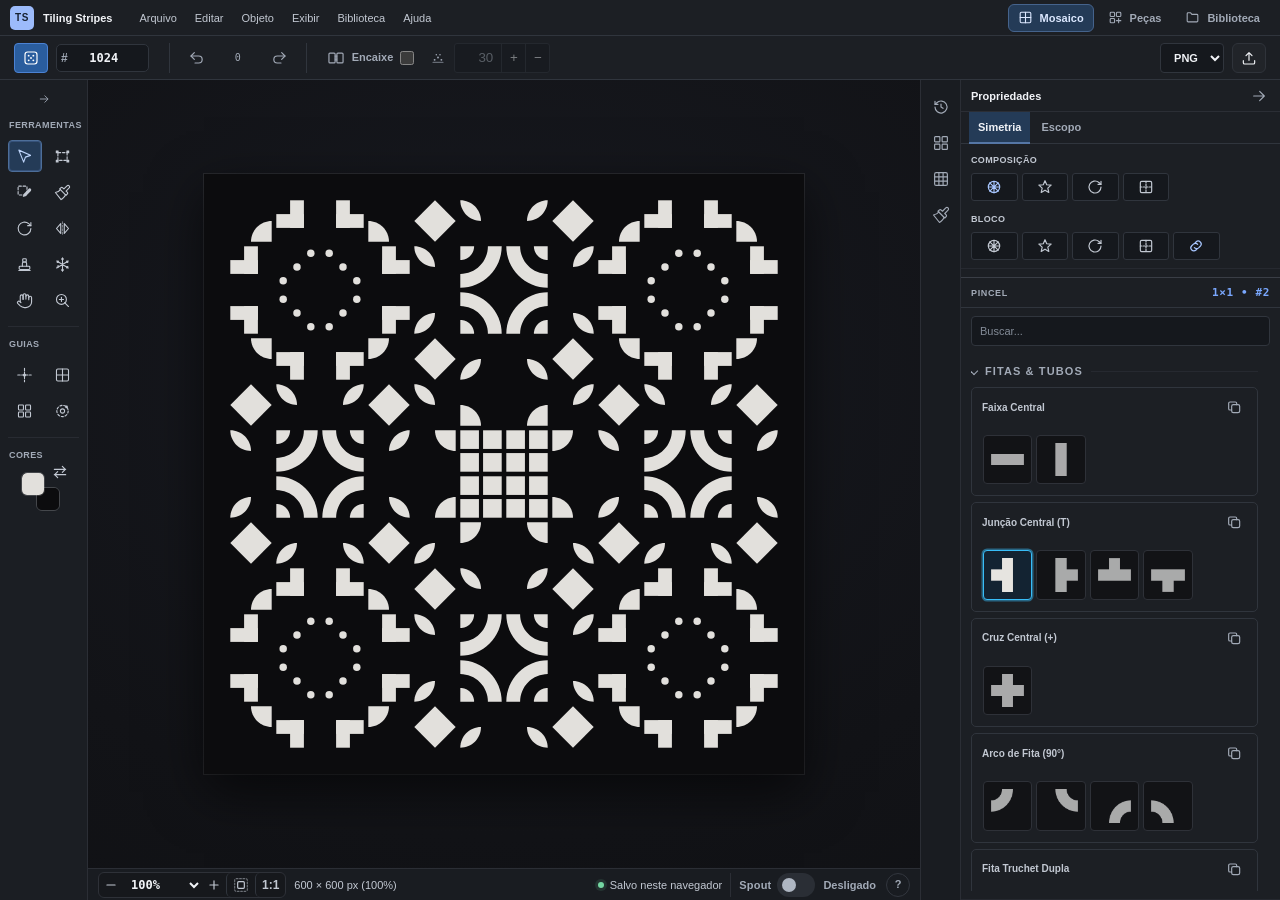
<file: index.html>
<!DOCTYPE html>
<html lang="pt-BR">

<head>
  <meta charset="utf-8" />
  <meta name="viewport" content="width=device-width, initial-scale=1.0">
  <meta name="color-scheme" content="dark">
  <title>Tiling Stripes Studio — Mosaic Generator</title>
  <link rel="stylesheet" type="text/css" href="style.css">
  <link rel="stylesheet" href="core/ui_workspace_refinement.css?v=20261030-panels">
  <link rel="stylesheet" href="core/ui_pieces_refinement.css?v=20261030-panels">
  <link rel="stylesheet" href="core/ui_library_refinement.css?v=20261030-panels">
  <link rel="stylesheet" href="core/ui_compact_workspace.css?v=20261030-panels">
  <link rel="stylesheet" href="core/ui_toolbar_refinement.css?v=20261030-panels">
  <script src="libraries/p5.min.js"></script>
  <script src="libraries/simple-svg.js"></script>
  <script src="libraries/paper-core.min.js"></script>
</head>

<body data-studio-mode="mosaic">
  <div id="app-shell">
    <header class="studio-heading">
      <div class="studio-wordmark" title="Tiling Stripes Studio"><span class="brand-logo" aria-hidden="true">TS</span><span>Tiling Stripes</span></div>
    <nav id="app-menubar" class="app-menubar" role="menubar" aria-label="Menu principal">
      <div class="app-menu-group">
        <button type="button" id="menu-file" class="app-menu-trigger" role="menuitem" aria-haspopup="menu" aria-expanded="false" aria-controls="menu-file-popup" tabindex="0">Arquivo</button>
        <div id="menu-file-popup" class="app-menu-popup hidden" hidden role="menu" aria-labelledby="menu-file">
          <button type="button" role="menuitem" class="menu-command" data-menu-action="click" data-menu-target="btnExport" ><span>Exportar mosaico</span></button>
          <button type="button" role="menuitem" class="menu-command" data-menu-action="close-library" ><span>Voltar ao estúdio</span></button>
        </div>
      </div>
      <div class="app-menu-group">
        <button type="button" id="menu-edit" class="app-menu-trigger" role="menuitem" aria-haspopup="menu" aria-expanded="false" aria-controls="menu-edit-popup" tabindex="-1">Editar</button>
        <div id="menu-edit-popup" class="app-menu-popup hidden" hidden role="menu" aria-labelledby="menu-edit">
          <button type="button" role="menuitem" class="menu-command" data-menu-action="undo" ><span>Desfazer</span><kbd>Ctrl+Z</kbd></button>
          <button type="button" role="menuitem" class="menu-command" data-menu-action="redo" ><span>Refazer</span><kbd>Ctrl+Shift+Z</kbd></button>
          <div class="menu-separator" role="separator"></div>
          <button type="button" role="menuitem" class="menu-command" data-menu-action="click" data-menu-target="btnTileSelectAll" ><span>Selecionar tudo</span><kbd>Ctrl+A</kbd></button>
          <button type="button" role="menuitem" class="menu-command" data-menu-action="click" data-menu-target="btnTileDeselect" ><span>Limpar seleção</span></button>
          <button type="button" role="menuitem" class="menu-command" data-menu-action="tile-command" data-menu-target="duplicate" ><span>Duplicar formas</span><kbd>Ctrl+D</kbd></button>
          <button type="button" role="menuitem" class="menu-command" data-menu-action="click" data-menu-target="btnVecPropDelete" ><span>Excluir formas</span><kbd>Delete</kbd></button>
        </div>
      </div>
      <div class="app-menu-group">
        <button type="button" id="menu-object" class="app-menu-trigger" role="menuitem" aria-haspopup="menu" aria-expanded="false" aria-controls="menu-object-popup" tabindex="-1">Objeto</button>
        <div id="menu-object-popup" class="app-menu-popup hidden" hidden role="menu" aria-labelledby="menu-object">
          <button type="button" role="menuitem" class="menu-command" data-menu-action="tile-command" data-menu-target="copyEditable" ><span>Criar cópia editável</span></button>
          <button type="button" role="menuitem" class="menu-command" data-menu-action="click" data-menu-target="btnVecPropToPath" ><span>Converter em caminho</span></button>
          <div class="menu-separator" role="separator"></div>
          <button type="button" role="menuitem" class="menu-command" data-menu-action="object" data-menu-target="[data-sel-d4='r90']" ><span>Girar 90°</span></button>
          <button type="button" role="menuitem" class="menu-command" data-menu-action="object" data-menu-target="[data-sel-d4='mx']" ><span>Espelhar horizontalmente</span></button>
          <button type="button" role="menuitem" class="menu-command" data-menu-action="object" data-menu-target="[data-sel-d4='my']" ><span>Espelhar verticalmente</span></button>
          <div class="menu-separator" role="separator"></div>
          <button type="button" role="menuitem" class="menu-command" data-menu-action="object" data-menu-target="[data-bool-op='unite']" ><span>Unir</span></button>
          <button type="button" role="menuitem" class="menu-command" data-menu-action="object" data-menu-target="[data-bool-op='subtract']" ><span>Menos frente</span></button>
          <button type="button" role="menuitem" class="menu-command" data-menu-action="object" data-menu-target="[data-bool-op='intersect']" ><span>Interseção</span></button>
          <button type="button" role="menuitem" class="menu-command" data-menu-action="object" data-menu-target="[data-bool-op='exclude']" ><span>Excluir sobreposição</span></button>
        </div>
      </div>
      <div class="app-menu-group">
        <button type="button" id="menu-view" class="app-menu-trigger" role="menuitem" aria-haspopup="menu" aria-expanded="false" aria-controls="menu-view-popup" tabindex="-1">Exibir</button>
        <div id="menu-view-popup" class="app-menu-popup hidden" hidden role="menu" aria-labelledby="menu-view">
          <button type="button" role="menuitem" class="menu-command" data-menu-action="click" data-menu-target="btnFitArtboard" ><span>Ajustar à janela</span><kbd>0</kbd></button>
          <button type="button" role="menuitem" class="menu-command" data-menu-action="click" data-menu-target="btnZoomReset100" ><span>Zoom 100%</span><kbd>1</kbd></button>
          <button type="button" role="menuitem" class="menu-command" data-menu-action="click" data-menu-target="btnZoomIn"><span>Ampliar</span><kbd>+</kbd></button>
          <button type="button" role="menuitem" class="menu-command" data-menu-action="click" data-menu-target="btnZoomOut"><span>Reduzir</span><kbd>−</kbd></button>
          <div class="menu-separator" role="separator"></div>
          <button type="button" role="menuitemcheckbox" class="menu-command" data-menu-action="guide" data-menu-target="axes"><span class="menu-check" aria-hidden="true">✓</span><span>Eixos</span></button>
          <button type="button" role="menuitemcheckbox" class="menu-command" data-menu-action="guide" data-menu-target="blocks" data-menu-mode="mosaic"><span class="menu-check" aria-hidden="true">✓</span><span>Blocos</span></button>
          <button type="button" role="menuitemcheckbox" class="menu-command" data-menu-action="guide" data-menu-target="pieces" data-menu-mode="mosaic"><span class="menu-check" aria-hidden="true">✓</span><span>Peças</span></button>
          <button type="button" role="menuitemcheckbox" class="menu-command" data-menu-action="guide" data-menu-target="orbits" data-menu-mode="mosaic"><span class="menu-check" aria-hidden="true">✓</span><span>Órbitas</span></button>
          <button type="button" role="menuitemcheckbox" class="menu-command" data-menu-action="guide" data-menu-target="grid" data-menu-mode="tiles"><span class="menu-check" aria-hidden="true">✓</span><span>Grade</span></button>
          <button type="button" role="menuitemcheckbox" class="menu-command" data-menu-action="guide" data-menu-target="ports" data-menu-mode="tiles"><span class="menu-check" aria-hidden="true">✓</span><span>Portas</span></button>
          <button type="button" role="menuitemcheckbox" class="menu-command" data-menu-action="guide" data-menu-target="margin" data-menu-mode="tiles"><span class="menu-check" aria-hidden="true">✓</span><span>Margem</span></button>
          <button type="button" role="menuitemcheckbox" class="menu-command" data-menu-action="guide" data-menu-target="snap" data-menu-mode="tiles"><span class="menu-check" aria-hidden="true">✓</span><span>Encaixar na grade</span></button>
          <div class="menu-separator" role="separator"></div>
          <button type="button" role="menuitem" class="menu-command" data-menu-action="click" data-menu-target="spoutToggle"><span>Saída Spout</span></button>
        </div>
      </div>
      <div class="app-menu-group">
        <button type="button" id="menu-library" class="app-menu-trigger" role="menuitem" aria-haspopup="menu" aria-expanded="false" aria-controls="menu-library-popup" tabindex="-1">Biblioteca</button>
        <div id="menu-library-popup" class="app-menu-popup hidden" hidden role="menu" aria-labelledby="menu-library">
          <button type="button" role="menuitem" class="menu-command" data-menu-action="open-library" id="tileTabLibrary"><span>Gerenciar biblioteca…</span></button>
          <div class="menu-separator" role="separator"></div>
          <button type="button" role="menuitem" id="btnImportSubtileSvg" data-menu-action="import-svg" class="menu-command" title="Importar subtile (.svg)…" aria-label="Importar subtile (.svg)…"><span class="icon-slot" data-icon-slot="import"></span><span class="file-action-label"><span>Importar SVG…</span></span></button>
          <button type="button" role="menuitem" id="btnExportSubtileSvg" class="menu-command" title="Exportar subtile (.svg)" aria-label="Exportar subtile (.svg)"><span class="icon-slot" data-icon-slot="export"></span><span class="file-action-label"><span>Exportar SVG</span></span></button>
          <button type="button" role="menuitem" class="menu-command" data-menu-action="export-groups"><span>Exportar conjuntos…</span></button>
          <div class="menu-separator" role="separator"></div>
          <button type="button" role="menuitem" class="menu-command" data-menu-action="library-click" data-menu-target="btnRailNewSubtile" ><span>Nova peça</span></button>
          <button type="button" role="menuitem" class="menu-command" data-menu-action="library-click" data-menu-target="btnRailNewGroup" ><span>Novo conjunto</span></button>
          <button type="button" role="menuitem" class="menu-command" data-menu-action="library-click" data-menu-target="btnRailDuplicateSubtile" ><span>Duplicar peça</span></button>
          <div class="menu-separator" role="separator"></div>
          <button type="button" role="menuitem" id="btnExportLibraryJson" class="menu-command" title="Backup completo (.json)" aria-label="Backup completo (.json)"><span class="icon-slot" data-icon-slot="export"></span><span class="file-action-label"><span>Backup completo (.json)</span></span></button>
          <button type="button" role="menuitem" id="btnImportLibraryJson" class="menu-command" title="Importar biblioteca (.json)…" aria-label="Importar biblioteca (.json)…"><span class="icon-slot" data-icon-slot="import"></span><span class="file-action-label"><span>Importar biblioteca (.json)…</span></span></button>
          <div class="menu-separator" role="separator"></div>
          <button type="button" role="menuitem" id="btnResetLibraryDefaults" class="menu-command danger" title="Restaurar padrão" aria-label="Restaurar padrão"><span class="icon-slot" data-icon-slot="reset"></span><span class="file-action-label"><span>Restaurar padrão</span></span></button>
        </div>
      </div>
      <div class="app-menu-group">
        <button type="button" id="menu-help" class="app-menu-trigger" role="menuitem" aria-haspopup="menu" aria-expanded="false" aria-controls="menu-help-popup" tabindex="-1">Ajuda</button>
        <div id="menu-help-popup" class="app-menu-popup hidden" hidden role="menu" aria-labelledby="menu-help">
          <button type="button" role="menuitem" class="menu-command" data-menu-action="help" ><span>Ajuda e atalhos</span></button>
        </div>
      </div>
    </nav>
      <nav class="studio-views" aria-label="Ambientes do estúdio">
        <button type="button" data-studio-view="mosaic" aria-current="page" title="Criar e editar mosaico"><span class="icon-slot" data-icon-slot="blocks"></span><span>Mosaico</span></button>
        <button type="button" data-studio-view="tiles" title="Desenhar e editar peças"><span class="icon-slot" data-icon-slot="tiles"></span><span>Peças</span></button>
        <button type="button" data-studio-view="library" title="Organizar a biblioteca"><span class="icon-slot" data-icon-slot="folder"></span><span>Biblioteca</span></button>
      </nav>
    </header>
    <input type="file" id="subtileSvgFileInput" accept=".svg,image/svg+xml" class="hidden">
<input type="file" id="libraryJsonFileInput" accept=".json,application/json" class="hidden">


    <!-- ==================== TOP CONTROL BAR (Adobe Illustrator Control Strip) ==================== -->
    <!-- A barra do topo mostra apenas os ajustes da ferramenta ativa. O documento
         (Prancheta, Grade, Simetria, Peças) vive no dock estático à direita. -->
    <header id="top-control-bar">
      <div class="brand-badge" title="Tiling Stripes Studio v2">
        <span class="brand-logo">TS</span>
        <span class="brand-title">Tiling Stripes</span>
      </div>

      <!-- Identity of the active tool (Illustrator control-bar anchor) -->
      <div id="topToolContext" class="bar-group top-tool-context mosaic-mode-only" aria-label="Ferramenta ativa">
        <span id="topToolIcon" class="top-tool-icon" aria-hidden="true"></span>
        <span id="topToolName" class="top-tool-name">Inspeção</span>
      </div>

      <!-- Pincel / Carimbo: brush size, snap and the expanded editor -->


      <!-- Seleção de região (Carimbo em modo mover) -->
      <section class="selection-summary hidden" id="selectionSummary" aria-label="Seleção">
        <div class="selection-summary-heading"><span>Seleção</span><button type="button" id="btnClearRegion" class="mini-btn" title="Limpar seleção" aria-label="Limpar seleção"><span class="icon-slot" data-icon-slot="close"></span></button></div>
        <dl><div><dt>Área</dt><dd id="selectionDimensions">—</dd></div><div><dt>Peças</dt><dd id="selectionCellCount">0</dd></div></dl>
      </section>

      <!-- Girar / Espelhar: área, modo e tipo -->
      <div id="rotateToolOptionsWrap" class="prop-section hidden bar-group top-context-group mosaic-mode-only" aria-label="Opções de Girar e Espelhar">
        <div class="brush-size-display-row top-size-row" data-size-tool="rotate" role="group" aria-label="Tamanho da área de giro">
          <button type="button" class="brush-step-btn" data-size-step="-1" aria-label="Diminuir tamanho da área de giro" title="Diminuir (− ou roda para baixo)"><span class="icon-slot" data-icon-slot="minus" data-icon-size="12"></span></button>
          <div class="brush-size-badge" role="status" aria-live="polite" aria-atomic="true">
            <span class="brush-size-val" data-size-value>1×1</span>
            <span class="brush-size-sub" data-size-detail>peças</span>
          </div>
          <button type="button" class="brush-step-btn" data-size-step="1" aria-label="Aumentar tamanho da área de giro" title="Aumentar (+ ou roda para cima)"><span class="icon-slot" data-icon-slot="plus" data-icon-size="12"></span></button>
        </div>
        <div class="tool-size-snap top-size-snap" id="rotateSizeControl">
          <button type="button" class="seg-btn icon-only" data-rot-size="block" aria-pressed="false" title="Bloco" aria-label="Bloco"><span class="icon-slot" data-icon-slot="blocks"></span><span class="icon-label">Ajustar ao bloco</span></button>
        </div>

        <div id="rotateGroupModeSection" class="top-seg-group hidden">
          <span class="top-seg-label">Área</span>
          <div class="segmented-control top-seg" id="rotateGroupModeControl">
            <button type="button" class="seg-btn active icon-only" data-rot-group="group"
              title="Conjunto" aria-label="Conjunto"><span class="icon-slot" data-icon-slot="folder"></span><span class="icon-label">Conjunto</span></button>
            <button type="button" class="seg-btn icon-only" data-rot-group="individual"
              title="Individual" aria-label="Individual"><span class="icon-slot" data-icon-slot="tiles"></span><span class="icon-label">Cada Tile</span></button>
          </div>
        </div>

        <div class="top-seg-group">
          <span class="top-seg-label">Tipo</span>
          <div class="segmented-control top-seg" id="rotateBehaviorControl">
            <button type="button" class="seg-btn active icon-only" data-rot-mode="d4_r90"
              title="Giro 90°" aria-label="Giro 90°"><span class="icon-slot" data-icon-slot="rotate"></span><span class="icon-label">Giro 90°</span></button>
            <button type="button" class="seg-btn icon-only" data-rot-mode="family"
              title="Família" aria-label="Família"><span class="icon-slot" data-icon-slot="folder"></span><span class="icon-label">Família</span></button>
          </div>
        </div>
      </div>

      <!-- Preservar: ação, tamanho e limpeza -->
      <div id="freezeToolOptionsWrap" class="prop-section hidden bar-group top-context-group mosaic-mode-only" aria-label="Opções de Preservar">
        <span id="freezeToolCountBadge" class="prop-badge secondary">Nenhum</span>
        <div class="segmented-control top-seg" id="freezeModeControl" role="group" aria-label="Modo da trava">
          <button type="button" data-freeze-mode="freeze" class="seg-btn active icon-only" aria-pressed="true" title="Preservar" aria-label="Preservar"><span class="icon-slot" data-icon-slot="lock"></span><span class="icon-label">Preservar</span></button>
          <button type="button" data-freeze-mode="unfreeze" class="seg-btn icon-only" aria-pressed="false" title="Liberar" aria-label="Liberar"><span class="icon-slot" data-icon-slot="unlock"></span><span class="icon-label">Destravar</span></button>
        </div>
        <div class="brush-size-display-row top-size-row" data-size-tool="freeze" role="group" aria-label="Tamanho da área de trava">
          <button type="button" class="brush-step-btn" data-size-step="-1" aria-label="Diminuir tamanho da área de trava" title="Diminuir (− ou roda para baixo)"><span class="icon-slot" data-icon-slot="minus" data-icon-size="12"></span></button>
          <div class="brush-size-badge" role="status" aria-live="polite" aria-atomic="true">
            <span class="brush-size-val" data-size-value>1×1</span>
            <span class="brush-size-sub" data-size-detail>peças</span>
          </div>
          <button type="button" class="brush-step-btn" data-size-step="1" aria-label="Aumentar tamanho da área de trava" title="Aumentar (+ ou roda para cima)"><span class="icon-slot" data-icon-slot="plus" data-icon-size="12"></span></button>
        </div>
        <div class="tool-size-snap top-size-snap" id="freezeSizeControl">
          <button type="button" class="seg-btn icon-only" data-freeze-size="block" aria-pressed="false" title="Bloco" aria-label="Bloco"><span class="icon-slot" data-icon-slot="blocks"></span><span class="icon-label">Ajustar ao bloco</span></button>
        </div>
        <button type="button" id="btnFreezeClearSelection" class="bar-action-btn icon-only" disabled title="Limpar preservações" aria-label="Limpar preservações"><span class="icon-slot" data-icon-slot="trash"></span><span class="icon-label">Descongelar tudo</span></button>
      </div>

      <!-- Subtile Studio Contextual Top Strip (Visible only in data-studio-mode="tiles") -->
      <div id="topBarTilesControls" class="bar-group tiles-mode-only" aria-label="Controles da Prancheta de Subtiles">
        <span id="tileStudioActiveBadge" class="tile-studio-origin-badge">Padrão #0</span>
        <span id="tileStudioActiveName" class="tile-studio-active-name">Arco de Fita</span>
        <button type="button" id="btnTileTopDuplicate" class="bar-action-btn tile-dup-accent-btn icon-only" title="Criar cópia" aria-label="Criar cópia"><span class="icon-slot" data-icon-slot="copy"></span><span class="icon-label"><span>Criar cópia editável</span></span></button>
        <div class="vec-undo-group" role="group" aria-label="Desfazer e Refazer no Subtile">
          <button type="button" id="btnVecUndo" class="icon-btn" title="Desfazer no Subtile (Ctrl+Z)" disabled aria-label="Desfazer no Subtile (Ctrl+Z)"><span class="icon-slot" data-icon-slot="undo"></span></button>
          <button type="button" id="btnVecRedo" class="icon-btn" title="Refazer no Subtile (Ctrl+Shift+Z)" disabled aria-label="Refazer no Subtile (Ctrl+Shift+Z)"><span class="icon-slot" data-icon-slot="redo"></span></button>
        </div>
        <div class="bar-divider"></div>
        <div id="tilePreviewModeGroup" class="tile-preview-seg" role="group" aria-label="Modo de visualização da prancheta">
          <button type="button" class="tile-prev-btn active" data-tile-preview="single" aria-pressed="true" title="Célula Mestre 1×1 isolada">1×1</button>
          <button type="button" class="tile-prev-btn" data-tile-preview="neighbors_3x3" aria-pressed="false" title="Repetição 3×3 do mestre com a mesma orientação">3×3</button>
          <button type="button" class="tile-prev-btn icon-only" data-tile-preview="mandala_d4" aria-pressed="false" title="Espelhos" aria-label="Espelhos"><span class="icon-slot" data-icon-slot="symmetry"></span><span class="icon-label">Espelhos</span></button>
          <button type="button" class="tile-prev-btn icon-only" data-tile-preview="rotational_c4" aria-pressed="false" title="Giro C4" aria-label="Giro C4"><span class="icon-slot" data-icon-slot="rotate"></span><span class="icon-label">Giro C4</span></button>
        </div>
        <button type="button" id="btnTileClipToggle" class="bar-action-btn icon-only" aria-pressed="false" title="Recortar" aria-label="Recortar"><span class="icon-slot" data-icon-slot="clip"></span><span class="icon-label">Recortar</span></button>

      </div>

      <div class="top-piece-actions tiles-mode-only" aria-label="Seleção de formas"><button type="button" id="btnTileSelectAll" class="mini-btn icon-only" title="Todos" aria-label="Todos"><span class="icon-slot" data-icon-slot="all"></span><span class="icon-label">Todos</span></button><button type="button" id="btnTileDeselect" class="mini-btn icon-only" title="Limpar seleção" aria-label="Limpar seleção"><span class="icon-slot" data-icon-slot="none"></span><span class="icon-label">Limpar</span></button><div class="curve-tool-options" role="group" aria-label="Curvatura">
              <select id="curveFraction" class="subtile-select" aria-label="Fração de curva" title="Fração do círculo">
                <option value="0">Reta</option><option value="0.0625">1/16</option><option value="0.125">1/8</option><option value="0.16666666666666666">1/6</option><option value="0.25" selected>1/4</option><option value="0.5">1/2</option><option value="custom">Livre…</option>
              </select>
              <button type="button" id="btnCurveSide" class="mini-btn icon-only" aria-label="Inverter lado" title="Inverter lado (Shift)" aria-pressed="false"><span class="icon-slot" data-icon-slot="swap"></span><span class="icon-label">Inverter lado</span></button>
              <button type="button" id="btnCurveCycle" class="mini-btn icon-only" aria-label="Ciclar frações" title="Ciclar frações a cada clique" aria-pressed="false"><span class="icon-slot" data-icon-slot="cycle"></span><span class="icon-label">Ciclar frações</span></button>
              <input id="curveCustomFraction" class="subtile-text-input curve-custom hidden" type="text" inputmode="decimal" value="1/4" aria-label="Fração livre" title="Fração livre (ex.: 3/8)" autocomplete="off">
            </div></div>
      <div id="topPieceTransform" class="tiles-mode-only" aria-label="Alinhar e transformar formas"></div>
<section id="topLayoutControls" class="mosaic-mode-only" aria-label="Divisão e encaixe"><div class="prop-section edge-match-section">
                <div class="prop-label-row">
                  <div class="prop-label-with-info">
                    <label class="edge-match-toggle" for="toggleEdgeMatch" title="Encaixe por bordas">
                      <span class="edge-match-icon" aria-hidden="true"><span class="icon-slot" data-icon-slot="edgeJoin" data-icon-size="18"></span></span>
                      <span class="edge-match-title">Encaixe</span>
                      <input type="checkbox" id="toggleEdgeMatch">
                    </label>
                    <button type="button" class="info-btn" data-info-topic="edge-match" aria-label="Saiba mais sobre encaixe por bordas" aria-haspopup="dialog" aria-controls="infoPopover" aria-expanded="false">i</button>
                  </div>
                </div>
                <label class="edge-variability-control" for="edgeVariabilityInput" title="Variabilidade do encaixe">
                  <span class="edge-variability-icon" aria-hidden="true"><span class="icon-slot" data-icon-slot="variability" data-icon-size="14"></span></span>
                  <span class="edge-variability-title">Variedade</span>
                  <input type="number" id="edgeVariabilityInput" min="0" max="100" step="5" value="30" aria-label="Variabilidade do encaixe">
                  <button type="button" class="brush-field-step" data-brush-field="edgeVariabilityInput" data-brush-step="1" aria-label="Aumentar" title="Aumentar">+</button><button type="button" class="brush-field-step" data-brush-field="edgeVariabilityInput" data-brush-step="-1" aria-label="Diminuir" title="Diminuir">−</button><output id="edgeVariabilityValue" class="edge-variability-value" for="edgeVariabilityInput">30%</output>
                </label>
              </div></section>
      <div class="top-document-actions mosaic-mode-only" aria-label="Ações do mosaico"><section id="dock-generator" class="dock-generator mosaic-mode-only" aria-label="Gerador e Semente">
          <button type="button" id="btnRandomize" class="sidebar-gen-btn gen-primary-btn" title="Gerar mosaico (G)" aria-label="Gerar"><span class="icon-slot" data-icon-slot="dice"></span><span class="gen-btn-label">Gerar</span></button>
          <div class="sidebar-seed-row" title="Navegação de Seeds">
            <button type="button" id="btnPrevSeed" class="sidebar-seed-nav-btn" title="Geração Anterior (←)" aria-label="Geração Anterior" disabled><span class="icon-slot" data-icon-slot="left"></span></button>
            <div class="sidebar-seed-chip" title="Semente atual">
              <span class="sidebar-seed-hash">#</span>
              <input type="number" id="seedInput" value="1024" step="1" aria-label="Número da Seed">
            </div>
            <button type="button" id="btnNextSeed" class="sidebar-seed-nav-btn" title="Próxima Geração (→)" aria-label="Próxima Geração" disabled><span class="icon-slot" data-icon-slot="right"></span></button>
          </div>
        </section><div class="edit-undo-bar">
                <button type="button" id="btnEditUndo" class="edit-undo-btn" title="Desfazer Edição (Ctrl+Z)" disabled aria-label="Desfazer Edição (Ctrl+Z)"><span class="icon-slot" data-icon-slot="undo"></span></button>
                <span id="editHistoryStepLabel" class="edit-step-label">0</span>
                <button type="button" id="btnEditRedo" class="edit-undo-btn" title="Refazer Edição (Ctrl+Shift+Z)" disabled aria-label="Refazer Edição (Ctrl+Shift+Z)"><span class="icon-slot" data-icon-slot="redo"></span></button>
              </div><section id="dock-export" class="dock-export mosaic-mode-only" aria-label="Exportar Mosaico">
          <select id="exportFormatSelect" class="sidebar-export-select" title="Formato de exportação" aria-label="Formato de Exportação">
            <option value="png" selected>PNG</option>
            <option value="svg">SVG</option>
          </select>
          <button type="button" id="btnExport" class="sidebar-export-btn" title="Exportar" aria-label="Exportar"><span class="icon-slot" data-icon-slot="export"></span><span class="icon-label"><span>Exportar</span></span></button>
        </section></div>
    </header>

    <!-- Floating Seed History Popover (Retained for backwards compatibility) -->
    <div id="seedHistoryPopover" class="floating-popover hidden" style="display:none;"></div>

    <!-- Dialog de Proteção contra Perda de Edições (Rodada 4.2 / T2) -->
    <div id="dirtyGuardDialog" class="modal-dialog-backdrop hidden" role="dialog" aria-modal="true" aria-labelledby="dirtyGuardTitle" aria-describedby="dirtyGuardDesc">
      <div class="modal-dialog-card">
        <h3 id="dirtyGuardTitle" class="modal-dialog-title">Regenerar mosaico?</h3>
        <p id="dirtyGuardDesc" class="modal-dialog-desc">
          Este mosaico possui edições manuais ou subtiles travados. Alterar este parâmetro irá regenerar o desenho.
          Suas alterações serão salvas no histórico e podem ser recuperadas com <kbd>Ctrl+Z</kbd>.
        </p>
        <div class="modal-dialog-checkbox">
          <label>
            <input type="checkbox" id="dirtyGuardDontAsk">
            Não perguntar nesta sessão
          </label>
        </div>
        <div class="modal-dialog-actions">
          <button type="button" id="btnDirtyGuardCancel" class="btn-dialog-secondary">Cancelar</button>
          <button type="button" id="btnDirtyGuardConfirm" class="btn-dialog-primary">Regenerar</button>
        </div>
      </div>
    </div>


    <div id="libraryExportDialog" class="modal-dialog-backdrop hidden" role="dialog" aria-modal="true" aria-labelledby="libraryExportTitle" aria-describedby="libraryExportDesc">
      <div class="modal-dialog-card library-export-card">
        <h3 id="libraryExportTitle" class="modal-dialog-title">Exportar conjuntos</h3>
        <p id="libraryExportDesc" class="modal-dialog-desc">Escolha os conjuntos. O JSON permite reimportar e continuar editando; o ZIP reúne os SVGs e esse JSON.</p>
        <div class="library-export-selection-actions">
          <button type="button" id="btnLibraryExportAll" class="mini-btn">Todos</button>
          <button type="button" id="btnLibraryExportNone" class="mini-btn">Limpar</button>
        </div>
        <fieldset class="library-export-fieldset"><legend>Conjuntos</legend><div id="libraryExportGroups" class="library-export-groups"></div></fieldset>
        <label class="library-export-format" for="libraryExportFormat">Formato
          <select id="libraryExportFormat" class="subtile-select"><option value="json">Biblioteca editável (.json)</option><option value="svg">SVGs + biblioteca editável (.zip)</option></select>
        </label>
        <label id="libraryExportVariantsRow" class="library-export-variants hidden"><input type="checkbox" id="libraryExportVariants" checked>Incluir todas as variantes D4</label>
        <p id="libraryExportSummary" class="library-export-summary" role="status"></p>
        <p id="libraryExportError" class="library-export-error hidden" role="alert"></p>
        <div class="modal-dialog-actions">
          <button type="button" id="btnLibraryExportCancel" class="btn-dialog-secondary">Cancelar</button>
          <button type="button" id="btnLibraryExportSave" class="btn-dialog-primary">Exportar</button>
        </div>
      </div>
    </div>

    <!-- Modal de Confirmação da Biblioteca de Subtiles (Exclusão / Reset com Tombstone #84) -->
    <div id="subtileConfirmDialog" class="modal-dialog-backdrop hidden" role="dialog" aria-modal="true" aria-labelledby="subtileConfirmTitle" aria-describedby="subtileConfirmDesc">
      <div class="modal-dialog-card">
        <h3 id="subtileConfirmTitle" class="modal-dialog-title">Confirmar Ação</h3>
        <p id="subtileConfirmDesc" class="modal-dialog-desc"></p>
        <label id="subtileConfirmBackupOption" class="subtile-radio-row hidden">
          <input type="checkbox" id="subtileConfirmBackup">
          <span>Baixar backup da biblioteca antes de excluir (.json)</span>
        </label>
        <div class="modal-dialog-actions">
          <button type="button" id="btnSubtileConfirmCancel" class="btn-dialog-secondary">Cancelar</button>
          <button type="button" id="btnSubtileConfirmOk" class="btn-dialog-primary">Confirmar</button>
        </div>
      </div>
    </div>

    <!-- Modal de Importação de Biblioteca (.json) -->
    <div id="subtileImportDialog" class="modal-dialog-backdrop hidden" role="dialog" aria-modal="true" aria-labelledby="subtileImportTitle" aria-describedby="subtileImportSummary">
      <div class="modal-dialog-card">
        <h3 id="subtileImportTitle" class="modal-dialog-title">Importar Biblioteca de Subtiles (.json)</h3>
        <p id="subtileImportSummary" class="modal-dialog-desc"></p>
        <div class="subtile-import-options">
          <label class="subtile-radio-row">
            <input type="radio" name="subtileImportMode" value="merge" checked>
            <span><strong>Mesclar</strong> — mantém seus subtiles atuais e adiciona os novos do arquivo</span>
          </label>
          <label class="subtile-radio-row">
            <input type="radio" name="subtileImportMode" value="replace">
            <span><strong>Substituir</strong> — substitui apenas suas peças autorais. As peças padrão do aplicativo são mantidas.</span>
          </label>
          <div id="subtileImportConflictRow" class="subtile-conflict-row">
            <label for="subtileImportConflictSelect">Se um ID customizado já existir:</label>
            <select id="subtileImportConflictSelect" class="subtile-select">
              <option value="overwrite" selected>Atualizar existente</option>
              <option value="duplicate">Importar como cópia</option>
            </select>
          </div>
        </div>
        <div class="modal-dialog-actions">
          <button type="button" id="btnSubtileImportCancel" class="btn-dialog-secondary">Cancelar</button>
          <button type="button" id="btnSubtileImportConfirm" class="btn-dialog-primary">Importar</button>
        </div>
      </div>
    </div>

    <div id="brushEditorDialog" class="modal-dialog-backdrop brush-editor-dialog hidden" role="dialog" aria-modal="true" aria-labelledby="brushEditorTitle">
      <div class="brush-editor-window">
        <header class="brush-editor-header">
          <h2 id="brushEditorTitle">Pincel</h2>
          <div class="brush-editor-header-actions">
            <button type="button" id="btnCancelBrushEditor" class="mini-btn" title="Descartar alterações e fechar (Tecla Esc)">Cancelar</button>
            <button type="button" id="btnCloseBrushEditor" class="mini-btn accent" aria-label="Concluir edição do pincel">Concluir</button>
          </div>
        </header>
        <div class="brush-editor-toolbar" role="group" aria-label="Editar grade do pincel">
          <label>Linhas <input id="brushEditorRows" aria-label="Linhas do padrão de pincel" type="number" min="1" step="1" value="1"></label>
          <label>Colunas <input id="brushEditorCols" aria-label="Colunas do padrão de pincel" type="number" min="1" step="1" value="1"></label>
          <button type="button" id="btnBrushEditorUndo" class="mini-btn icon-only" disabled title="Desfazer" aria-label="Desfazer"><span class="icon-slot" data-icon-slot="undo"></span><span class="icon-label">Desfazer</span></button>
          <button type="button" id="btnBrushEditorRedo" class="mini-btn icon-only" disabled title="Refazer" aria-label="Refazer"><span class="icon-slot" data-icon-slot="redo"></span><span class="icon-label">Refazer</span></button>
          <button type="button" id="btnBrushEditorErase" class="mini-btn icon-only" title="Borracha" aria-label="Borracha"><span class="icon-slot" data-icon-slot="erase"></span><span class="icon-label">Borracha</span></button>
          <button type="button" id="btnBrushEditorClear" class="mini-btn icon-only" title="Limpar" aria-label="Limpar"><span class="icon-slot" data-icon-slot="trash"></span><span class="icon-label">Limpar grade</span></button>
          <span id="brushEditorInkLabel" role="status" class="brush-editor-ink"></span>
        </div>
        <div id="brushEditorHost"></div>
      </div>
    </div>

    <!-- ==================== MAIN WORKSPACE AREA ==================== -->
    <div id="persistenceWarning" class="persistence-warning hidden" role="alert">
      <span id="persistenceWarningText">Não foi possível salvar automaticamente.</span>
      <div class="save-recovery-actions">
        <button type="button" id="btnRetryPersistence">Tentar salvar</button>
        <button type="button" id="btnBackupUnsavedLibrary" class="hidden">Backup da biblioteca (.json)</button>
        <button type="button" id="btnExportUnsavedMosaic" class="hidden">Exportar imagem do mosaico</button>
      </div>
      <span id="saveImageLimit" class="hidden" title="PNG e SVG exportam a imagem; o backup editável é o JSON da biblioteca.">Imagem não é backup</span>
    </div>

    <div id="workspace-body">

      <!-- LEFT TOOLBAR (Adobe Illustrator Tool Strip) -->
      <aside id="left-toolbar" aria-label="Barra de Ferramentas e Guias">
        <!-- Alternância de ambiente: mosaico ↔ peças -->
        <button type="button" id="btnStudioTilesMode" class="studio-mode-btn" aria-pressed="false" title="Editar peças" aria-label="Editar peças"><span class="icon-slot" data-icon-slot="tiles" data-icon-size="14"></span><span class="studio-mode-btn-label">Editar peças</span></button>

        <!-- Ferramentas de Edição em 2 Colunas -->
        <div class="sidebar-section mosaic-mode-only" aria-label="Ferramentas de Edição e Criação de Subtiles">
          <div class="sidebar-section-title">Ferramentas</div>
          <div class="tools-grid-2col">
            <button id="toolInspect" class="tool-btn tool-grid-btn active mosaic-mode-only icon-only" data-tool="inspect"
              title="Inspeção" aria-label="Inspeção"><span class="icon-slot" data-icon-slot="cursor" data-icon-size="18"></span><span class="icon-label"><span class="tool-grid-label">Inspeção</span></span></button>
            <button type="button" id="toolSelectRect" class="tool-btn tool-grid-btn mosaic-mode-only icon-only" data-region-shape="rect" aria-pressed="false" aria-label="Retângulo" title="Retângulo"><span class="icon-slot" data-icon-slot="selectRect" data-icon-size="18"></span></button>
            <button type="button" id="toolSelectBrush" class="tool-btn tool-grid-btn mosaic-mode-only icon-only" data-region-shape="brush" aria-pressed="false" aria-label="Pincel de seleção" title="Pincel de seleção"><span class="icon-slot" data-icon-slot="selectBrush" data-icon-size="18"></span></button>
            <button id="toolPaint" class="tool-btn tool-grid-btn edit-tool-btn mosaic-mode-only icon-only" data-tool="paint"
              title="Pincel" aria-label="Pincel"><span class="icon-slot" data-icon-slot="brush" data-icon-size="18"></span><span class="icon-label"><span class="tool-grid-label">Pintar</span></span></button>
            <button id="toolRotate" class="tool-btn tool-grid-btn edit-tool-btn mosaic-mode-only icon-only" data-tool="rotate"
              title="Girar" aria-label="Girar"><span class="icon-slot" data-icon-slot="rotate" data-icon-size="18"></span><span class="icon-label"><span class="tool-grid-label">Girar</span></span></button>
            <button id="toolMirror" class="tool-btn tool-grid-btn edit-tool-btn mosaic-mode-only icon-only" data-tool="mirror" title="Espelhar (O)" aria-label="Espelhar"><span class="icon-slot" data-icon-slot="mirror" data-icon-size="18"></span><span class="icon-label"><span class="tool-grid-label">Espelhar</span></span></button>
            <button id="toolStamp" class="tool-btn tool-grid-btn edit-tool-btn mosaic-mode-only icon-only" data-tool="stamp"
              title="Clonar" aria-label="Clonar"><span class="icon-slot" data-icon-slot="stamp" data-icon-size="18"></span><span class="icon-label"><span class="tool-grid-label">Carimbo</span></span></button>
            <button id="toolFreeze" class="tool-btn tool-grid-btn edit-tool-btn mosaic-mode-only icon-only" data-tool="freeze" data-icon="snowflake"
              title="Preservar" aria-label="Preservar"><span class="icon-slot" data-icon-slot="snowflake" data-icon-size="18"></span><span class="icon-label"><span class="tool-grid-label">Preservar</span></span></button>
            <button id="toolPan" class="tool-btn tool-grid-btn tool-navigation-start mosaic-mode-only icon-only" data-tool="pan"
              title="Mão" aria-label="Mão"><span class="icon-slot" data-icon-slot="hand" data-icon-size="18"></span><span class="icon-label"><span class="tool-grid-label">Mão</span></span></button>
            <button id="toolZoom" class="tool-btn tool-grid-btn mosaic-mode-only icon-only" data-tool="zoom"
              title="Zoom" aria-label="Zoom"><span class="icon-slot" data-icon-slot="zoom" data-icon-size="18"></span><span class="icon-label"><span class="tool-grid-label">Zoom</span></span></button>
          </div>
        </div>

        <div class="tool-divider mosaic-mode-only"></div>

        <!-- Guias Visuais em 2 Colunas -->
        <div class="sidebar-section mosaic-mode-only" aria-label="Guias Visuais">
          <div class="sidebar-section-title">Guias</div>
          <div class="tools-grid-2col">
            <button id="toggleGuideAxes" class="tool-btn tool-grid-btn guide-toggle icon-only" aria-pressed="false" title="Eixos" aria-label="Eixos"><span class="icon-slot" data-icon-slot="axes" data-icon-size="18"></span><span class="icon-label"><span class="tool-grid-label">Eixos</span></span></button>
            <button id="toggleGuideBlocks" class="tool-btn tool-grid-btn guide-toggle icon-only" aria-pressed="false" title="Blocos" aria-label="Blocos"><span class="icon-slot" data-icon-slot="blocks" data-icon-size="18"></span><span class="icon-label"><span class="tool-grid-label">Blocos</span></span></button>
            <button id="toggleGuideSubtiles" class="tool-btn tool-grid-btn guide-toggle icon-only" aria-pressed="false" title="Peças" aria-label="Peças"><span class="icon-slot" data-icon-slot="pieces" data-icon-size="18"></span><span class="icon-label"><span class="tool-grid-label">Peças</span></span></button>
            <button id="toggleGuideOrbits" class="tool-btn tool-grid-btn guide-toggle icon-only" aria-pressed="false" title="Órbitas" aria-label="Órbitas"><span class="icon-slot" data-icon-slot="orbits" data-icon-size="18"></span><span class="icon-label"><span class="tool-grid-label">Órbitas</span></span></button>
          </div>
        </div>

        <div class="tool-divider mosaic-mode-only"></div>

        <!-- Cores do mosaico (ocultas durante a criação de subtiles) -->
        <div class="sidebar-section mosaic-mode-only" aria-label="Esquema de Cores">
          <div class="sidebar-section-title">Cores</div>
          <div class="illustrator-color-widget">
            <div class="sidebar-color-row">
              <label class="sidebar-color-chip" title="Cor das peças (Peça)">
                <span class="color-chip-tag">Peça</span>
                <div class="color-preview-wrap">
                  <input type="color" id="fgColorPicker" value="#e2e0dc" aria-label="Cor das peças">
                </div>
              </label>
              <button type="button" id="btnSwapColors" class="sidebar-color-swap-btn" title="Inverter Cores (Tecla X)" aria-label="Inverter Cores (Tecla X)"><span class="icon-slot" data-icon-slot="swap"></span></button>
              <label class="sidebar-color-chip" title="Cor do fundo">
                <span class="color-chip-tag">Fundo</span>
                <div class="color-preview-wrap">
                  <input type="color" id="bgColorPicker" value="#0c0c0e" aria-label="Cor do fundo">
                </div>
              </label>
            </div>
          </div>
        </div>

        <!-- Painel Lateral Esquerdo do Estúdio de Subtiles (Visível em data-studio-mode="tiles") -->
        <div id="leftToolbarTilesPane" class="tiles-mode-only subtile-left-pane" aria-label="Ferramentas Vetoriais e Guias de Subtiles">
          <div class="sidebar-section">
            <div class="sidebar-section-title">Ferramentas</div>
            <div class="tools-grid-2col" id="vecToolsGrid">
              <button type="button" id="vecToolSelect" class="subtile-rail-btn vec-tool-btn active icon-only" data-vec-tool="select" aria-pressed="true" title="Seleção" aria-label="Seleção"><span class="icon-slot" data-icon-slot="cursor"></span><span class="icon-label"><span>Seleção</span></span></button>
              <button type="button" id="vecToolDirect" class="subtile-rail-btn vec-tool-btn icon-only" data-vec-tool="direct" aria-pressed="false" title="Seleção direta" aria-label="Seleção direta"><span class="icon-slot" data-icon-slot="cursorFilled"></span><span class="icon-label"><span>Seleção direta</span></span></button>
              <button type="button" id="vecToolPen" class="subtile-rail-btn vec-tool-btn icon-only" data-vec-tool="pen" aria-pressed="false" title="Caneta" aria-label="Caneta"><span class="icon-slot" data-icon-slot="pen"></span><span class="icon-label"><span>Caneta</span></span></button>
              <button type="button" id="vecToolRect" class="subtile-rail-btn vec-tool-btn icon-only" data-vec-tool="rect" aria-pressed="false" title="Retângulo" aria-label="Retângulo"><span class="icon-slot" data-icon-slot="shapeRect"></span><span class="icon-label"><span>Retângulo</span></span></button>
              <button type="button" id="vecToolEllipse" class="subtile-rail-btn vec-tool-btn icon-only" data-vec-tool="ellipse" aria-pressed="false" title="Elipse" aria-label="Elipse"><span class="icon-slot" data-icon-slot="shapeEllipse"></span><span class="icon-label"><span>Elipse</span></span></button>
              <button type="button" id="vecToolPolygon" class="subtile-rail-btn vec-tool-btn icon-only" data-vec-tool="polygon" aria-pressed="false" title="Polígono" aria-label="Polígono"><span class="icon-slot" data-icon-slot="shapePolygon"></span><span class="icon-label"><span>Polígono</span></span></button>
              <button type="button" id="vecToolArc" class="subtile-rail-btn vec-tool-btn icon-only" data-vec-tool="arc" aria-pressed="false" title="Arco" aria-label="Arco"><span class="icon-slot" data-icon-slot="shapeArc"></span><span class="icon-label"><span>Arco</span></span></button>
              <button type="button" id="vecToolLine" class="subtile-rail-btn vec-tool-btn icon-only" data-vec-tool="line" aria-pressed="false" title="Linha" aria-label="Linha"><span class="icon-slot" data-icon-slot="shapeLine"></span><span class="icon-label"><span>Linha</span></span></button>
              <button type="button" id="vecToolCurve" class="subtile-rail-btn vec-tool-btn icon-only" data-vec-tool="curve" aria-pressed="false" title="Curvar (C)" aria-label="Curvar"><span class="icon-slot" data-icon-slot="curve"></span><span class="icon-label">Curvar</span></button>
              <button type="button" id="btnTileViewPan" class="subtile-rail-btn icon-only tool-navigation-start" aria-pressed="false" title="Mão" aria-label="Mão"><span class="icon-slot" data-icon-slot="hand"></span><span class="icon-label"><span>Mão</span></span></button>
              <button type="button" id="btnTileViewZoom" class="subtile-rail-btn icon-only" aria-pressed="false" title="Zoom" aria-label="Zoom"><span class="icon-slot" data-icon-slot="zoom"></span><span class="icon-label"><span>Zoom</span></span></button>
            </div>

          </div>

          <div class="tool-divider"></div>

          <div class="sidebar-section">
            <div class="sidebar-section-title">Guias</div>
            <div class="vec-snap-row">
              <button type="button" id="btnTileSnapToggle" class="subtile-rail-btn active icon-only" aria-pressed="true" title="Encaixar" aria-label="Encaixar"><span class="icon-slot" data-icon-slot="snap"></span><span class="icon-label"><span>Encaixe</span></span></button>
              <select id="tileGridDivSelect" class="subtile-grid-select" title="Subdivisão da Grade Magnética" aria-label="Subdivisão da Grade Magnética">
                <option value="0">Livre</option><option value="1">1/1</option>
                <option value="2">1/2</option>
                <option value="3">1/3</option>
                <option value="4">1/4</option>
                <option value="6" selected>1/6</option>
                <option value="8">1/8</option>
                <option value="12">1/12</option>
                <option value="16">1/16</option>
              </select>
            </div>
            <div class="tools-grid-2col">
              <button type="button" id="toggleTileGuideGrid" class="subtile-rail-btn active icon-only" aria-pressed="true" title="Grade" aria-label="Grade"><span class="icon-slot" data-icon-slot="grid"></span><span class="icon-label"><span>Grade</span></span></button>
              <button type="button" id="toggleTileGuideAxes" class="subtile-rail-btn active icon-only" aria-pressed="true" title="Eixos" aria-label="Eixos"><span class="icon-slot" data-icon-slot="axes"></span><span class="icon-label"><span>Eixos D4</span></span></button>
              <button type="button" id="toggleTileGuidePorts" class="subtile-rail-btn active icon-only" aria-pressed="true" title="Portas" aria-label="Portas"><span class="icon-slot" data-icon-slot="ports"></span><span class="icon-label"><span>Portas</span></span></button>
              <button type="button" id="toggleTileGuidePadding" class="subtile-rail-btn active icon-only" aria-pressed="true" title="Margem" aria-label="Margem"><span class="icon-slot" data-icon-slot="padding"></span><span class="icon-label"><span>Margem</span></span></button>
            </div>
          </div>

          <div class="tile-library-launcher">
            <button type="button" id="btnTileOpenLibrary" class="mini-btn" title="Organizar peças e arquivos" aria-label="Abrir Biblioteca"><span class="icon-slot" data-icon-slot="folder"></span>Biblioteca</button>
          </div>
        </div>
      </aside>

      <!-- CENTER ARTBOARD VIEWPORT -->
      <main id="workspace-viewport">
        <div id="artboard-pasteboard">
          <div id="canvas-stage" tabindex="0" role="region" aria-label="Área de trabalho: mosaico ou peça">
            <!-- p5.js canvas mounts here -->
          </div>
          <div id="editorToast" class="editor-toast hidden" role="status" aria-live="polite"></div>
        </div>

        <!-- View and output status, between the sidebars -->
        <footer id="status-bar">
          <div class="status-left">
            <div class="zoom-widget">
              <button id="btnZoomOut" class="status-icon-btn" title="Diminuir Zoom (-)" aria-label="Diminuir Zoom"><span class="icon-slot" data-icon-slot="minus" data-icon-size="14"></span></button>
              <select id="zoomPresetSelect" class="status-zoom-select" title="Nível de Zoom" aria-label="Nível de Zoom">
                <option value="fit">Ajustar</option>
                <option value="25">25%</option>
                <option value="50">50%</option>
                <option value="75">75%</option>
                <option value="100" selected>100%</option>
                <option value="125">125%</option>
                <option value="150">150%</option>
                <option value="200">200%</option>
                <option value="300">300%</option>
                <option value="400">400%</option>
              </select>
              <button id="btnZoomIn" class="status-icon-btn" title="Aumentar Zoom (+)" aria-label="Aumentar Zoom"><span class="icon-slot" data-icon-slot="plus" data-icon-size="14"></span></button>
              <button id="btnFitArtboard" class="status-reset-zoom-btn icon-only" title="Ajustar" aria-label="Ajustar"><span class="icon-slot" data-icon-slot="fit"></span><span class="icon-label"><span>Ajustar</span></span></button>
              <button id="btnZoomReset100" class="status-reset-zoom-btn" title="Zoom 1:1 e Centralizar (Tecla 1 ou Ctrl+1)" aria-label="Zoom 100%">1:1</button>
            </div>
          </div>

          <div class="status-center">
            <span id="statusArtboardInfo" class="status-item">600 × 600 px</span>
            <span class="status-sep">|</span>
            <span id="statusGridInfo" class="status-item">Grade 3 × 3 • 3 Órbitas</span>
            <span class="status-sep">|</span>
            <div id="statusHoverInspector" class="status-hover-text" title="Passe o cursor sobre o mosaico para inspecionar o bloco e sua órbita">Inspeção</div>
          </div>

          <div id="status-right" class="status-right">
            <span id="saveStatusText" role="status" aria-live="polite">Salvando…</span>
            <div class="status-spout" aria-label="Saída Spout">
              <label for="spoutToggle" class="status-spout-label" title="Ligar/desligar a saída Spout">Spout</label>
              <button type="button" id="spoutToggle" class="switch" role="switch" aria-checked="false"
                aria-label="Ligar ou desligar a saída Spout" title="Ligar/desligar a saída Spout">
                <span class="switch-knob"></span>
              </button>
              <input type="text" id="spoutName" class="status-spout-name" value="Tiling Stripes"
                maxlength="60" spellcheck="false" aria-label="Nome da saída Spout"
                title="Nome do sender Spout">
              <span id="spoutStatus" class="spout-status" data-state="off"
                title="Ponte: tools\spout_bridge.cmd">Desligado</span>
            </div>
            <button type="button" id="btnHelp" class="status-help-btn" data-info-topic="shortcuts" data-tooltip="Ajuda e atalhos de teclado (?)" aria-label="Ajuda e atalhos" aria-haspopup="dialog" aria-controls="infoPopover" aria-expanded="false">?</button>
          </div>
        </footer>

      </main>

      <!-- UTILITY RAIL: ferramentas de documento (histórico e biblioteca) -->
      <aside id="utility-rail" class="mosaic-mode-only" aria-label="Ferramentas de Documento">
        <div id="dock-history" class="sidebar-history-container is-collapsed" aria-label="Histórico de Gerações">
          <button type="button" id="btnToggleHistory" class="dock-history-btn" title="Histórico de gerações" aria-label="Histórico de Gerações" aria-expanded="false" aria-controls="seedHistoryList"><span class="icon-slot" data-icon-slot="history"></span></button>
          <div id="seedHistoryList" class="sidebar-history-list hidden" role="region" aria-label="Histórico de gerações"></div>
        </div>

        <button type="button" id="railTogglePieces" class="rail-utility-btn" title="Peças permitidas" aria-label="Peças permitidas" aria-expanded="false" aria-controls="railFlyoutPieces"><span class="icon-slot" data-icon-slot="pieces" data-icon-size="18"></span></button>
        <button type="button" id="railToggleDocument" class="rail-utility-btn" title="Documento: Prancheta &amp; Grade" aria-label="Documento" aria-expanded="false" aria-controls="railFlyoutDocument"><span class="icon-slot" data-icon-slot="grid" data-icon-size="18"></span></button>
        <button type="button" id="railToggleBrush" class="rail-utility-btn" title="Construtor de pincéis" aria-label="Construtor de pincéis" aria-expanded="false" aria-controls="railFlyoutBrush"><span class="icon-slot" data-icon-slot="brush" data-icon-size="18"></span></button>

        <div id="railFlyoutPieces" class="rail-flyout hidden" role="region" aria-label="Peças permitidas">
          <!-- PANEL 2: SWATCHES / TILE LIBRARY -->
          <section class="dock-panel dock-panel-flex" id="panel-swatches">
            <header class="panel-header">
              <div class="panel-title-wrap">
                <span class="icon-slot" data-icon-slot="pieces" data-icon-size="14"></span>
                <span>Peças permitidas</span>
              </div>
              <span id="activeTilesCounter" class="panel-counter-pill">0 / 0</span>
              <button type="button" class="mini-btn flyout-close" data-close-flyout="railTogglePieces" title="Fechar peças permitidas" aria-label="Fechar peças permitidas"><span class="icon-slot" data-icon-slot="close"></span></button>
            </header>

            <div class="panel-body swatches-panel-body" id="panelSwatchesBody">
              <div class="swatches-toolbar">
                <div class="swatches-search-row">
                  <input type="search" id="tileSearchInput" aria-label="Buscar famílias ou peças permitidas" class="swatch-search"
                    placeholder="Buscar...">
                  <button type="button" id="btnSwatchesManageTiles" class="mini-btn subtile-manage-shortcut icon-only"
                    title="Nova peça" aria-label="Nova peça"><span class="icon-slot" data-icon-slot="plus"></span><span class="icon-label">+ Subtile</span></button>
                </div>
                <div class="swatch-bulk-actions">
                  <button type="button" id="btnSelectAllTiles" class="mini-btn icon-only"
                    title="Todos" aria-label="Todos"><span class="icon-slot" data-icon-slot="all"></span><span class="icon-label">Todos</span></button>
                  <button type="button" id="btnSelectNoTiles" class="mini-btn icon-only"
                    title="Nenhum" aria-label="Nenhum"><span class="icon-slot" data-icon-slot="none"></span><span class="icon-label">Nenhum</span></button>
                  <button type="button" id="btnInvertTiles" class="mini-btn icon-only"
                    title="Inverter" aria-label="Inverter"><span class="icon-slot" data-icon-slot="invert"></span><span class="icon-label">Inverter</span></button>
                  <button type="button" id="btnRandomFamilies" class="mini-btn accent icon-only"
                    title="Sortear" aria-label="Sortear"><span class="icon-slot" data-icon-slot="random"></span><span class="icon-label">Sortear seleção</span></button>
                </div>
              </div>

              <div id="familiesSwatchContainer" class="families-swatch-scroll">
                <!-- Populated by JS -->
              </div>
            </div>
          </section>

          <!-- Spout output moved to the status bar (one switch + sender name) -->

        </div>

        <div id="railFlyoutDocument" class="rail-flyout hidden" role="region" aria-label="Documento">
          <!-- PANEL 0: DOCUMENTO — Prancheta & Grade no flyout do trilho direito -->
          <section class="dock-panel" id="panel-document">
            <header class="panel-header">
              <div class="panel-title-wrap">
                <span class="icon-slot" data-icon-slot="grid" data-icon-size="14"></span>
                <span>Documento</span>
                <button type="button" class="info-btn" data-info-topic="document" aria-label="Saiba mais sobre prancheta e grade" aria-haspopup="dialog" aria-controls="infoPopover" aria-expanded="false">i</button>
              </div>
              <button type="button" class="mini-btn flyout-close" data-close-flyout="railToggleDocument" title="Fechar Documento" aria-label="Fechar Documento"><span class="icon-slot" data-icon-slot="close"></span></button>
            </header>
            <div class="panel-body document-panel-body" id="panelDocumentBody">
              <section class="document-section" aria-label="Prancheta">
                <div class="document-section-head">
                  <span class="document-section-title">Prancheta</span>
                  <span class="document-section-line" aria-hidden="true"></span>
                  <div class="document-tools" role="group" aria-label="Ações da prancheta">
                    <button type="button" id="btnSwapCanvasSize" class="icon-btn document-tool" title="Inverter Largura e Altura (W ⇄ H)" aria-label="Inverter Largura e Altura (W ⇄ H)"><span class="icon-slot" data-icon-slot="swap"></span></button>
                    <button type="button" id="btnLockCanvasRatio" class="icon-btn document-tool" title="Travar Proporção da Prancheta" aria-label="Travar Proporção da Prancheta"><span class="icon-slot" data-icon-slot="lock"></span></button>
                    <button type="button" id="btnFitCanvasToGrid" class="icon-btn document-tool" title="Ajustar Prancheta à Grade" aria-label="Ajustar Prancheta à Grade"><span class="icon-slot" data-icon-slot="fit"></span></button>
                  </div>
                </div>
                <div class="document-fields">
                  <div class="document-field" title="Largura da Prancheta (px)">
                    <label class="document-field-label" for="canvasW">W</label>
                    <input type="number" id="canvasW" aria-label="Largura da prancheta em pixels" value="600" min="100" max="4096" step="50">
                    <span class="document-field-unit" aria-hidden="true">px</span>
                    <div class="chip-steppers">
                      <button type="button" class="step-btn" data-step-target="canvasW" data-step-dir="1" tabindex="-1"
                        title="Aumentar Largura" aria-label="Aumentar Largura"><span class="icon-slot" data-icon-slot="plus" data-icon-size="12"></span></button>
                      <button type="button" class="step-btn" data-step-target="canvasW" data-step-dir="-1" tabindex="-1"
                        title="Diminuir Largura" aria-label="Diminuir Largura"><span class="icon-slot" data-icon-slot="minus" data-icon-size="12"></span></button>
                    </div>
                  </div>
                  <div class="document-field" title="Altura da Prancheta (px)">
                    <label class="document-field-label" for="canvasH">H</label>
                    <input type="number" id="canvasH" aria-label="Altura da prancheta em pixels" value="600" min="100" max="4096" step="50">
                    <span class="document-field-unit" aria-hidden="true">px</span>
                    <div class="chip-steppers">
                      <button type="button" class="step-btn" data-step-target="canvasH" data-step-dir="1" tabindex="-1"
                        title="Aumentar Altura" aria-label="Aumentar Altura"><span class="icon-slot" data-icon-slot="plus" data-icon-size="12"></span></button>
                      <button type="button" class="step-btn" data-step-target="canvasH" data-step-dir="-1" tabindex="-1"
                        title="Diminuir Altura" aria-label="Diminuir Altura"><span class="icon-slot" data-icon-slot="minus" data-icon-size="12"></span></button>
                    </div>
                  </div>
                </div>
              </section>

              <section class="document-section" aria-label="Grade">
                <div class="document-section-head">
                  <span class="document-section-title">Grade</span>
                  <span class="document-section-line" aria-hidden="true"></span>
                  <div class="document-tools" role="group" aria-label="Ações da grade">
                    <button type="button" id="btnSwapGridSize" class="icon-btn document-tool" title="Inverter Linhas e Colunas" aria-label="Inverter Linhas e Colunas"><span class="icon-slot" data-icon-slot="swap"></span></button>
                    <button type="button" id="btnLockGridRatio" class="icon-btn document-tool" title="Travar Proporção da Grade" aria-label="Travar Proporção da Grade"><span class="icon-slot" data-icon-slot="lock"></span></button>
                    <button type="button" id="btnSquareGrid" class="document-tool document-tool-text" title="Tornar Células Quadradas (1:1)" aria-label="Tornar Células Quadradas (1:1)">1:1</button>
                  </div>
                </div>
                <div class="document-fields">
                  <div class="document-field" title="Linhas de Blocos (Rows)">
                    <label class="document-field-label" for="gridRows">R</label>
                    <input type="number" id="gridRows" aria-label="Linhas da grade em blocos" value="3" min="1" max="32" step="1">
                    <div class="chip-steppers">
                      <button type="button" class="step-btn" data-step-target="gridRows" data-step-dir="1" tabindex="-1"
                        title="Mais Linhas" aria-label="Mais Linhas"><span class="icon-slot" data-icon-slot="plus" data-icon-size="12"></span></button>
                      <button type="button" class="step-btn" data-step-target="gridRows" data-step-dir="-1" tabindex="-1"
                        title="Menos Linhas" aria-label="Menos Linhas"><span class="icon-slot" data-icon-slot="minus" data-icon-size="12"></span></button>
                    </div>
                  </div>
                  <div class="document-field" title="Colunas de Blocos (Cols)">
                    <label class="document-field-label" for="gridCols">C</label>
                    <input type="number" id="gridCols" aria-label="Colunas da grade em blocos" value="3" min="1" max="32" step="1">
                    <div class="chip-steppers">
                      <button type="button" class="step-btn" data-step-target="gridCols" data-step-dir="1" tabindex="-1"
                        title="Mais Colunas" aria-label="Mais Colunas"><span class="icon-slot" data-icon-slot="plus" data-icon-size="12"></span></button>
                      <button type="button" class="step-btn" data-step-target="gridCols" data-step-dir="-1" tabindex="-1"
                        title="Menos Colunas" aria-label="Menos Colunas"><span class="icon-slot" data-icon-slot="minus" data-icon-size="12"></span></button>
                    </div>
                  </div>
                </div>
                <div class="document-field subdivision-field" title="Peças por lado do bloco"><label for="subdivisionInput">Divisão</label><input id="subdivisionInput" type="number" min="2" max="8" step="2" value="4" aria-label="Peças por lado do bloco"><button type="button" class="brush-field-step" data-brush-field="subdivisionInput" data-brush-step="1" aria-label="Aumentar" title="Aumentar">+</button><button type="button" class="brush-field-step" data-brush-field="subdivisionInput" data-brush-step="-1" aria-label="Diminuir" title="Diminuir">−</button></div><div hidden><div class="segmented-control" id="subdivisionControl">
                  <button type="button" class="seg-btn" data-sub="1"
                    title="Bloco com 2×2 peças (1×1 por quadrante)">2×2</button>
                  <button type="button" class="seg-btn active" data-sub="2"
                    title="Bloco com 4×4 peças (2×2 por quadrante)">4×4</button>
                  <button type="button" class="seg-btn" data-sub="3"
                    title="Bloco com 6×6 peças (3×3 por quadrante)">6×6</button>
                  <button type="button" class="seg-btn" data-sub="4"
                    title="Bloco com 8×8 peças (4×4 por quadrante)">8×8</button>
                </div></div><div class="document-fields document-fields-secondary">
                  <div class="document-field" title="Margem Externa da Prancheta (px)">
                    <label class="document-field-label" for="gridMargin">M</label>
                    <input type="number" id="gridMargin" aria-label="Margem externa em pixels" value="24" min="0" max="500" step="4">
                    <span class="document-field-unit" aria-hidden="true">px</span>
                    <div class="chip-steppers">
                      <button type="button" class="step-btn" data-step-target="gridMargin" data-step-dir="1" tabindex="-1"
                        title="Aumentar Margem" aria-label="Aumentar Margem"><span class="icon-slot" data-icon-slot="plus" data-icon-size="12"></span></button>
                      <button type="button" class="step-btn" data-step-target="gridMargin" data-step-dir="-1" tabindex="-1"
                        title="Diminuir Margem" aria-label="Diminuir Margem"><span class="icon-slot" data-icon-slot="minus" data-icon-size="12"></span></button>
                    </div>
                  </div>
                  <div class="document-field" title="Espaçamento Interno dos Azulejos (%)">
                    <label class="document-field-label" for="paddingInput">P</label>
                    <input type="number" id="paddingInput" aria-label="Espaçamento interno em porcentagem" min="0" max="25" step="1" value="5">
                    <span class="document-field-unit" aria-hidden="true">%</span>
                    <div class="chip-steppers">
                      <button type="button" class="step-btn" data-step-target="paddingInput" data-step-dir="1" tabindex="-1" title="Aumentar Espaçamento" aria-label="Aumentar Espaçamento"><span class="icon-slot" data-icon-slot="plus" data-icon-size="12"></span></button>
                      <button type="button" class="step-btn" data-step-target="paddingInput" data-step-dir="-1" tabindex="-1" title="Diminuir Espaçamento" aria-label="Diminuir Espaçamento"><span class="icon-slot" data-icon-slot="minus" data-icon-size="12"></span></button>
                    </div>
                  </div>
                </div>
              </section>
            </div>
          </section>

        </div>

        <div id="railFlyoutBrush" class="rail-flyout hidden" role="region" aria-label="Construtor de pincéis">
          <section id="panel-brush-builder" class="dock-panel">
            <header class="panel-header"><div class="panel-title-wrap"><span class="icon-slot" data-icon-slot="brush" data-icon-size="14"></span><span>Pincel</span></div><button type="button" class="mini-btn flyout-close" data-close-flyout="railToggleBrush" title="Fechar construtor de pincéis" aria-label="Fechar construtor de pincéis"><span class="icon-slot" data-icon-slot="close"></span></button></header>
            <div class="panel-body"><div id="ctxPaint" class="bar-group top-context-group mosaic-mode-only" aria-label="Opções do Pincel e do Carimbo">
        <div class="brush-size-display-row" id="brushSizeControl">
          <div class="top-pattern-fields">
            <label class="top-pattern-field" title="Linhas do pincel"><span>R</span><input id="topBrushRows" type="number" min="1" step="1" value="1" aria-label="Linhas do pincel"><button type="button" class="brush-field-step" data-brush-step="1" data-brush-field="topBrushRows" title="Aumentar linhas" aria-label="Aumentar linhas">+</button><button type="button" class="brush-field-step" data-brush-step="-1" data-brush-field="topBrushRows" title="Diminuir linhas" aria-label="Diminuir linhas">−</button></label>
            <label class="top-pattern-field" title="Colunas do pincel"><span>C</span><input id="topBrushCols" type="number" min="1" step="1" value="1" aria-label="Colunas do pincel"><button type="button" class="brush-field-step" data-brush-step="1" data-brush-field="topBrushCols" title="Aumentar colunas" aria-label="Aumentar colunas">+</button><button type="button" class="brush-field-step" data-brush-step="-1" data-brush-field="topBrushCols" title="Diminuir colunas" aria-label="Diminuir colunas">−</button></label>
          </div>
          <button type="button" id="btnBrushSizeDec" class="brush-step-btn" aria-label="Diminuir tamanho do pincel" title="Diminuir (− ou roda para baixo)"><span class="icon-slot" data-icon-slot="minus" data-icon-size="12"></span></button>
          <div class="brush-size-badge" id="brushSizeDisplayBadge" role="status" aria-live="polite" aria-atomic="true">
            <span class="brush-size-val" id="brushSizeValueText">1×1</span>
            <span class="brush-size-sub" id="brushSizeSubText">peças</span>
          </div>
          <button type="button" id="btnBrushSizeInc" class="brush-step-btn" aria-label="Aumentar tamanho do pincel" title="Aumentar (+ ou roda para cima)"><span class="icon-slot" data-icon-slot="plus" data-icon-size="12"></span></button>
          <div class="brush-snap-row" id="brushSnapRow">
            <button type="button" class="brush-snap-toggle-btn icon-only" id="btnToggleBrushSnap" title="Encaixar" aria-label="Encaixar"><span class="icon-slot" data-icon-slot="snap"></span><span class="icon-label"><span class="snap-label">Encaixe nos blocos:</span>
              <span class="snap-status" id="brushSnapStatusText">Desativado</span></span></button>
          </div>
        </div>
        <button type="button" id="btnExpandBrushEditor" class="bar-action-btn icon-only hidden" aria-haspopup="dialog" aria-controls="brushEditorDialog" title="Ampliar" aria-label="Ampliar"><span class="icon-slot" data-icon-slot="expand"></span><span class="icon-label">Ampliar editor</span></button>
<div id="topBrushBuilder" class="active-brush-card supertile-builder-card">
                <div class="supertile-canvas-box"
                  title="Clique ou arraste para pintar • Clique direito gira • Alt amostra a célula">
                  <canvas id="supertileBuilderCanvas" width="224" height="224" tabindex="0" aria-label="Grade do pincel: clique para pintar, botão direito para girar e Alt para amostrar uma célula"></canvas>
                </div>
                <div class="active-brush-controls">
                  <div class="active-brush-title-row">
                    <span class="active-brush-name" id="activeBrushTileName">#2 • 1 Diagonal</span>
                    <span class="active-brush-d4-label" id="activeBrushD4Label">0° ↑</span>
                    <button type="button" id="btnOpenBrushPreview" class="mini-btn icon-only" title="Ampliar editor do pincel" aria-label="Ampliar editor do pincel" aria-haspopup="dialog" aria-controls="brushEditorDialog"><span class="icon-slot" data-icon-slot="expand"></span><span class="icon-label">Ampliar</span></button>
                  </div>
                  <div class="d4-mini-grid">
                    <button type="button" id="btnBrushRot90" class="d4-mini-btn icon-only"
                      title="Girar 90°" aria-label="Girar 90°"><span class="icon-slot" data-icon-slot="rotate"></span><span class="icon-label">Girar 90°</span></button>
                    <button type="button" id="btnBrushFlipX" class="d4-mini-btn icon-only" title="Espelhar H" aria-label="Espelhar H"><span class="icon-slot" data-icon-slot="flipX"></span><span class="icon-label">⇄
                      Flip X</span></button>
                    <button type="button" id="btnBrushFlipY" class="d4-mini-btn icon-only" title="Espelhar V" aria-label="Espelhar V"><span class="icon-slot" data-icon-slot="flipY"></span><span class="icon-label">⇅
                      Flip Y</span></button>
                    <button type="button" id="btnBrushResetD4" class="d4-mini-btn icon-only"
                      title="Restaurar giro" aria-label="Restaurar giro"><span class="icon-slot" data-icon-slot="reset"></span><span class="icon-label">0°</span></button>
                  </div>
                  <div id="supertileBuilderActions" class="supertile-builder-actions hidden">
                    <button type="button" id="btnSupertileFillAll" class="mini-btn icon-only"
                      title="Preencher" aria-label="Preencher"><span class="icon-slot" data-icon-slot="fill"></span><span class="icon-label">Preencher</span></button>
                    <button type="button" id="btnSupertileSymmetrize" class="mini-btn icon-only"
                      title="Simetria" aria-label="Simetria"><span class="icon-slot" data-icon-slot="symmetry"></span><span class="icon-label">Simetria</span></button>
                    <button type="button" id="btnSupertileCapture" class="mini-btn accent icon-only hidden" aria-hidden="true" tabindex="-1"
                      title="Capturar" aria-label="Capturar"><span class="icon-slot" data-icon-slot="capture"></span><span class="icon-label">Capturar</span></button>
                  </div>
                </div>
              </div>
      </div></div>
          </section>
        </div>

        <div class="utility-rail-spacer" aria-hidden="true"></div>

        <button type="button" id="railOpenLibrary" class="rail-utility-btn" title="Biblioteca" aria-label="Abrir Biblioteca"><span class="icon-slot" data-icon-slot="folder" data-icon-size="18"></span></button>
      </aside>

      <!-- RIGHT DOCK PANELS (static: document, pattern, pieces, scope and ink) -->
      <aside id="right-dock" aria-label="Painéis de Propriedades e Edição">
        <!-- Dock Header: static title + collapse toggle -->
        <header id="dock-header">
          <span id="ctxPanelTitle" class="dock-context-title">Propriedades</span>
          <button type="button" id="btnToggleRightDock" class="dock-toggle-btn active" title="Recolher painel" aria-label="Recolher painel" aria-expanded="true" aria-controls="right-dock">
            <span class="dock-toggle-icon">»</span>
          </button>
        </header>

        <!-- Gerador & Semente: comando de documento, sempre visível no modo mosaico -->


        <!-- ================================================================
             DOCK ESTÁTICO (Simetria e Pincel empilhados)
             Documento, Peças e Escopo abrem no trilho direito; a barra
             superior continua sendo o contexto da ferramenta ativa.
             ================================================================ -->
        <div id="dock-workspace-generate" class="dock-workspace-pane">

          <!-- GRUPO SUPERIOR: Simetria e Escopo em abas -->
          <section id="panelSymmetryGroup" class="dock-properties-group">
            <div class="dock-subtabs">
              <div id="propertiesTabs" class="dock-subtabs-list" role="tablist" aria-label="Painéis de estrutura e escopo">
                <button type="button" id="propsTabSymmetry" class="dock-subtab active" role="tab" aria-selected="true" aria-controls="panel-symmetry" tabindex="0" title="Simetria &amp; Estrutura">Simetria</button>
                <button type="button" id="propsTabScope" class="dock-subtab" role="tab" aria-selected="false" aria-controls="panel-edit-scope" tabindex="-1" title="Escopo de edição">Escopo</button>
              </div>

            </div>
          <section class="dock-panel" id="panel-symmetry" role="tabpanel" aria-labelledby="propsTabSymmetry">
            <div class="panel-body" id="panelSymmetryBody">
              <!-- STEP 1: Grid Symmetry Mode Cards -->
              <div class="prop-section">
                <div class="prop-label-row">
                  <div class="prop-label-with-info">
                    <label class="prop-label" title="Simetria da composição">Composição</label>
                    <button type="button" class="info-btn" data-info-topic="grid-symmetry" aria-label="Saiba mais sobre simetria da grade" aria-haspopup="dialog" aria-controls="infoPopover" aria-expanded="false">i</button>
                  </div>
                  <span id="gridSymmetryBadge" class="prop-badge hidden">Mandala</span>
                </div>
                <div id="gridSymmetryGrid" class="symmetry-card-grid">
                  <!-- Populated by JS -->
                </div>
                <div id="gridSymmetryDesc" class="prop-help-box hidden"></div>

                <!-- Non-square grid warning for Mandala D4 / Rotational C4 -->
                <div id="nonSquareGridNotice" class="notice-banner hidden">
                  <span>Rotação 90° exige grade quadrada.</span>
                  <button id="btnMakeGridEqual" type="button" class="notice-btn icon-only" title="Igualar grade" aria-label="Igualar grade"><span class="icon-slot" data-icon-slot="equalize"></span><span class="icon-label">Igualar L×C</span></button>
                </div>
              </div>

              <!-- STEP 2: Block Internal Symmetry (Direct 4-button visual selector) -->
              <div id="blockSymmetryContainer" class="prop-section">
                <div class="prop-label-row">
                  <div class="prop-label-with-info">
                    <label class="prop-label" for="blockSymmetrySelect" title="Simetria do bloco">Bloco</label>
                    <button type="button" class="info-btn" data-info-topic="block-symmetry" aria-label="Saiba mais sobre simetria do bloco" aria-haspopup="dialog" aria-controls="infoPopover" aria-expanded="false">i</button>
                  </div>
                  <span id="blockSymmetryBadge" class="prop-badge secondary hidden">Igual à Grade</span>
                </div>
                <select id="blockSymmetrySelect" class="subtile-select hidden" title="Simetria interna do bloco">
                  <option value="sync">Igual à composição</option>
                  <option value="mandala_d4">Mandala</option>
                  <option value="kaleidoscope">Caleidoscópio</option>
                  <option value="rotational_c4">Rotacional</option>
                  <option value="bilateral_d2">Bilateral</option>
                </select>
                <div id="blockSymmetryGrid" class="block-sym-pill-grid">
                  <!-- Populated by JS -->
                </div>
                <div id="blockSymmetryDesc" class="prop-sub-hint hidden"></div>
                <div id="blockSymmetryWarning" class="symmetry-status hidden" role="status" title="A simetria do bloco reduz a simetria da composição">
                  <span id="blockSymmetryWarningText"></span>
                  <button type="button" class="info-btn warning-info-btn" data-info-topic="block-symmetry" aria-label="Saiba mais sobre redução de simetria" aria-haspopup="dialog" aria-controls="infoPopover" aria-expanded="false">i</button>
                </div>
              </div>

              <!-- Modo de geração: continuidade de bordas entre subtiles vizinhos. -->




              <!-- Status de Subtiles Congelados (visível apenas quando há travas) -->
              <div id="freezeStatusRow" class="freeze-status-row hidden">
                <span class="freeze-status-icon" aria-hidden="true">
                  <span class="icon-slot" data-icon-slot="snowflake" data-icon-size="14"></span>
                </span>
                <span id="freezeCountLabel">0 subtiles</span>
              </div>
            </div>
          </section>

          <section class="dock-panel hidden" id="panel-edit-scope" role="tabpanel" aria-labelledby="propsTabScope">
            <div class="panel-body" id="panelEditScopeBody">
              <!-- D4 Selection / Propagation Scope -->
              <div class="prop-section">
                <div class="prop-label-row">
                  <div class="prop-label-with-info">
                    <label class="prop-label" title="Escopo de propagação da edição">Propagação</label>
                    <button type="button" class="info-btn" data-info-topic="scopes" aria-label="Saiba mais sobre escopos de simetria" aria-haspopup="dialog" aria-controls="infoPopover" aria-expanded="false">i</button>
                  </div>
                  <span id="editScopeChip" class="prop-badge secondary hidden" title="Escopo de propagação ativo"></span>
                  <span id="d4EditedBadge" class="prop-badge d4-edited-badge hidden" title="A edição manual introduziu assimetria no D4">D4 editado</span>
                </div>
                <div id="editScopeGrid" class="edit-scope-grid">
                  <!-- Populated by JS: 6 compact scope pills -->
                </div>
                <div id="sameTileNotice" class="notice-banner hidden">
                  <span>Iguais exige pincel 1×1.</span>
                  <button type="button" class="info-btn" aria-label="Sobre o escopo Iguais" data-info-topic="same-tile" aria-haspopup="dialog" aria-controls="infoPopover" aria-expanded="false">i</button>
                </div>
                <div id="d4SymmetryWarning" class="notice-banner warning hidden" role="alert">
                  <span>Esta edição quebra o D4 estrito.</span>
                  <div class="notice-actions">
                    <button type="button" id="btnD4Undo" class="notice-action-btn">Desfazer</button>
                    <button type="button" id="btnD4Continue" class="notice-action-btn primary">Continuar</button>
                  </div>
                </div>

                <!-- Sub-selector for Global Canvas Center Symmetry -->
                <div id="canvasCenterSymmetryWrap" class="canvas-center-sym-wrap">
                  <div class="prop-label-row" style="margin-bottom: 4px;">
                    <div class="prop-label-with-info">
                      <span class="prop-sub-label" title="Simetria pelo centro da composição">Centro</span>
                      <button type="button" class="info-btn" data-info-topic="center-symmetry" aria-label="Saiba mais sobre simetria de centro" aria-haspopup="dialog" aria-controls="infoPopover" aria-expanded="false">i</button>
                    </div>
                  </div>
                  <div class="canvas-center-sym-grid" id="canvasCenterSymControl">
                    <button type="button" class="seg-btn active icon-only" data-center-sym="mandala_d4" title="Mandala" aria-label="Mandala"><span class="icon-slot" data-icon-slot="mandala"></span><span class="icon-label">Mandala</span></button>
                    <button type="button" class="seg-btn icon-only" data-center-sym="kaleidoscope" title="Caleidoscópio" aria-label="Caleidoscópio"><span class="icon-slot" data-icon-slot="kaleidoscope"></span><span class="icon-label">Caleid.</span></button>
                    <button type="button" class="seg-btn icon-only" data-center-sym="rotational_c4" title="Rotacional" aria-label="Rotacional"><span class="icon-slot" data-icon-slot="rotate"></span><span class="icon-label">Giro 4×</span></button>
                    <button type="button" class="seg-btn icon-only" data-center-sym="bilateral_d2" title="Espelhos XY" aria-label="Espelhos XY"><span class="icon-slot" data-icon-slot="bilateral"></span><span class="icon-label">Esp. XY</span></button>
                    <button type="button" class="seg-btn icon-only" data-center-sym="mirror_x" title="Espelho H" aria-label="Espelho H"><span class="icon-slot" data-icon-slot="flipX"></span><span class="icon-label">Esp. X</span></button>
                    <button type="button" class="seg-btn icon-only" data-center-sym="mirror_y" title="Espelho V" aria-label="Espelho V"><span class="icon-slot" data-icon-slot="flipY"></span><span class="icon-label">Esp. Y</span></button>
                  </div>
                </div>
              </div>

            </div>
          </section>
          </section>

          <section class="dock-panel dock-panel-flex" id="panel-edit-brush">
            <header class="panel-header">
              <div class="panel-title-wrap">
                <span class="icon-slot" data-icon-slot="brush" data-icon-size="14"></span>
                <span id="brushPanelHeading">Pincel</span>
              </div>
              <span id="activeBrushBadge" class="panel-counter-pill">1×1 • #2</span>
            </header>

            <div class="panel-body swatches-panel-body" id="panelEditBrushBody">

              <!-- Interactive Supertile Builder & Brush Preview Card -->


              <!-- Search Filter for Brush Palette -->
              <div class="swatches-toolbar">
                <input type="search" id="editBrushSearchInput" aria-label="Buscar peças para o pincel" class="swatch-search" placeholder="Buscar...">
              </div>

              <!-- Scrollable Brush Tile Palette -->
              <div id="editBrushPaletteContainer" class="families-swatch-scroll edit-brush-scroll">
                <!-- Populated by JS -->
              </div>
            </div>
          </section>
        </div>

        <!-- ================================================================
             WORKSPACE 3: ESTÚDIO DE SUBTILES & GESTÃO DE FAMÍLIAS (Fases B & C)
             ================================================================ -->
        <div id="dock-workspace-tiles" class="dock-workspace-pane hidden">
          <nav class="tile-inspector-tabs hidden" hidden role="tablist" aria-label="Painéis do criador de subtiles">
            <button type="button" id="tileTabProperties" role="tab" data-tile-panel="properties" aria-controls="panel-tile-shape-props" aria-selected="true">Propriedades</button>
            <button type="button" id="tileTabLayers" role="tab" data-tile-panel="layers" aria-controls="panel-tile-layers" aria-selected="false" tabindex="-1">Camadas</button>
            <button type="button" id="tileTabVariants" role="tab" data-tile-panel="variants" aria-controls="panel-tile-d4-live" aria-selected="false" tabindex="-1">Variantes</button>
          </nav>
          <div class="tile-selection-bar">
            <span id="tileSelectionSummary" role="status">Sem seleção</span>


          </div>


          <!-- TILES PANEL 0: PROPRIEDADES & ALINHAMENTO DO EDITOR VETORIAL (Fase C) -->
          <section class="dock-panel" id="panel-tile-shape-props">
            <header class="panel-header tile-panel-summary" aria-label="Propriedades da seleção">
              <div class="panel-title-wrap">
                <span class="icon-slot" data-icon-slot="sliders" data-icon-size="14"></span>
                <span id="vecToolContextLabel" class="prop-label" title="Tecla V">Seleção</span>
                <button type="button" class="info-btn" data-info-topic="vector-editor" aria-label="Saiba mais sobre o Editor Vetorial de Subtiles" aria-haspopup="dialog" aria-controls="infoPopover" aria-expanded="false">i</button>
              </div>
              <span id="vecSelectionBadge" class="panel-counter-pill">Nenhuma</span>
            </header>

            <div class="panel-body" id="panelTileShapePropsBody">
              <div class="prop-section">

              <div id="vecPropsContainer" class="vec-props-container">
                  <!-- Populated dynamically by SubtileStudioUI -->
                </div>
              </div>
              <section id="tilePathfinderSection" class="tile-inspector-disclosure">
                <div class="vec-subblock-title">Pathfinder</div>
                <div id="tilePathfinderContainer" class="tile-pathfinder-container"></div>
              </section>
            </div>
          </section>

          <!-- TILES PANEL 0.5: CAMADAS (FORMAS) & INTERCÂMBIO SVG (Fase D) -->
          <section class="dock-panel" id="panel-tile-layers">
            <header class="panel-header tile-panel-summary" aria-label="Camadas da peça">
              <div class="panel-title-wrap">
                <span class="icon-slot" data-icon-slot="layers" data-icon-size="14"></span>
                <span title="Ordem das formas">Camadas</span>
                <button type="button" class="info-btn" data-info-topic="vector-layers" aria-label="Saiba mais sobre Camadas e SVG" aria-haspopup="dialog" aria-controls="infoPopover" aria-expanded="false">i</button>
              </div>
              <span id="tileLayersCountBadge" class="panel-counter-pill">0 formas</span>
            </header>

            <div class="panel-body" id="panelTileLayersBody">
              <div class="prop-section">
                <div class="tile-layers-toolbar">
                  <button type="button" id="btnLayersImportSvg" class="mini-btn accent icon-only" title="Importar SVG" aria-label="Importar SVG"><span class="icon-slot" data-icon-slot="import"></span><span class="icon-label">Importar SVG</span></button>
                  <button type="button" id="btnLayersExportSvg" class="mini-btn icon-only" title="Exportar SVG" aria-label="Exportar SVG"><span class="icon-slot" data-icon-slot="export"></span><span class="icon-label">Exportar SVG</span></button>
                  <button type="button" id="btnLayerBringFront" class="mini-btn" title="Trazer forma selecionada para o topo (Ctrl+Shift+])" aria-label="Trazer forma selecionada para o topo (Ctrl+Shift+])"><span class="icon-slot" data-icon-slot="toFront"></span></button>
                  <button type="button" id="btnLayerSendBack" class="mini-btn" title="Enviar forma selecionada para trás (Ctrl+Shift+[)" aria-label="Enviar forma selecionada para trás (Ctrl+Shift+[)"><span class="icon-slot" data-icon-slot="toBack"></span></button>
                </div>
                <div id="tileLayersListContainer" class="tile-layers-list">
                  <!-- Populated dynamically by SubtileStudioUI -->
                </div>
              </div>
            </div>
          </section>

          <!-- TILES PANEL 1: VARIANTES D4 AO VIVO & METADADOS DA FAMÍLIA -->
          <section class="dock-panel" id="panel-tile-d4-live">
            <header class="panel-header tile-panel-summary" aria-label="Variantes D4">
              <div class="panel-title-wrap">
                <span class="icon-slot" data-icon-slot="rotate" data-icon-size="14"></span>
                <span>Simetria D4</span>
              </div>
              <span id="tileLiveOrbitCountBadge" class="panel-counter-pill">4 variantes</span>
            </header>

            <div class="panel-body" id="panelTileD4LiveBody">
              <div class="prop-section">
                <div class="prop-label-row">
                  <div class="prop-label-with-info">
                    <span id="tileLiveOrbitLabel" class="prop-label">Borda Reflexiva (4v)</span>
                    <button type="button" class="info-btn" data-info-topic="subtile-library" aria-label="Saiba mais sobre biblioteca de subtiles e simetria D4" aria-haspopup="dialog" aria-controls="infoPopover" aria-expanded="false">i</button>
                  </div>
                  <code id="tileLiveStabilizerCode" class="tile-stabilizer-code hidden">H = {id}</code>
                </div>

                <div id="tileLiveCompatRow" class="d4-compat-row">
                  <!-- Populated by SubtileStudioUI -->
                </div>

                <div id="tileLiveVariantsGrid" class="tile-live-variants-grid">
                  <!-- Populated by SubtileStudioUI -->
                </div>

                <!-- Read-only notice for canonical built-in masters (#0..#84) -->
                <div id="tileReadOnlyNotice" class="tile-readonly-banner">
                  <span id="tileReadOnlyText" title="Peça original protegida">Protegida</span>
                  <button type="button" id="btnNoticeDuplicateToEdit" class="mini-btn accent icon-only" title="Criar cópia editável" aria-label="Criar cópia editável"><span class="icon-slot" data-icon-slot="copy"></span><span class="icon-label">Criar cópia</span></button>
                </div>

                <!-- Editable metadata card for custom families (>= 85) -->
                <div id="tileCustomMetaBox" class="tile-custom-meta-box hidden">
                  <div class="tile-meta-field-row">
                    <label for="tileActiveFamilyNameInput">Nome</label>
                    <input type="text" id="tileActiveFamilyNameInput" class="subtile-text-input" maxlength="48" placeholder="Nome da família...">
                  </div>
                  <div class="tile-meta-field-row">
                    <label for="tileActiveFamilyGroupSelect">Conjunto</label>
                    <select id="tileActiveFamilyGroupSelect" class="subtile-select"></select>
                  </div>
                  <div class="tile-custom-actions-row">
                    <span id="tileActiveShapeCountBadge" class="prop-badge secondary">1 forma</span>
                    <button type="button" id="btnUseActiveInBrush" class="mini-btn accent icon-only" title="Pintar" aria-label="Pintar"><span class="icon-slot" data-icon-slot="brush"></span><span class="icon-label">Pintar</span></button>
                    <button type="button" id="btnSoloActiveInMosaic" class="mini-btn icon-only" title="Isolar" aria-label="Isolar"><span class="icon-slot" data-icon-slot="isolate"></span><span class="icon-label">Isolar</span></button>
                  </div>
                </div>
              </div>
            </div>
          </section>



        </div>

        <!-- Exportar: ação de documento ancorada no rodapé do dock -->


      <footer id="pieceUseFooter" class="tiles-mode-only"><button type="button" id="btnTileTestInMosaic" class="bar-action-btn tile-paint-return-btn tiles-mode-only" title="Usar peça no mosaico" aria-label="Usar peça no mosaico"><span class="icon-slot" data-icon-slot="brush"></span><span>Usar no mosaico</span></button></footer>
</aside>
    </div>

    <section id="library-page" class="library-page hidden" aria-labelledby="libraryPageTitle" hidden>
      <header class="library-page-header">
        <button type="button" id="btnCloseLibrary" class="mini-btn library-back-btn icon-only" title="Voltar ao estúdio" aria-label="Voltar ao estúdio"><span class="icon-slot" data-icon-slot="left"></span><span class="icon-label">Voltar</span></button>
        <div><h1 id="libraryPageTitle" tabindex="-1">Biblioteca</h1></div>
        <span id="libMgrCounterBadge" class="panel-counter-pill">31 fam • 85 tiles</span>
        <button type="button" id="btnExportLibraryGroups" title="Exportar conjuntos" aria-label="Exportar conjuntos" class="mini-btn library-groups-export-btn"><span class="icon-slot" data-icon-slot="export"></span>Exportar conjuntos…</button>
      </header>
          <!-- TILES PANEL 2: GERENCIADOR DE GRUPOS E FAMÍLIAS -->
          <section class="library-manager-panel" id="panel-tile-library-mgr" aria-label="Catálogo de peças">


            <div class="panel-body swatches-panel-body" id="panelTileLibraryMgrBody">

              <div class="library-catalogue">
              <div class="swatches-toolbar lib-mgr-toolbar">
                <input type="search" id="libMgrSearchInput" aria-label="Buscar famílias na biblioteca" class="swatch-search" placeholder="Buscar...">
                <div class="tile-library-navigation">
                  <select id="tileLibraryGroupFilter" class="subtile-select" aria-label="Filtrar conjunto"><option value="">Todos os conjuntos</option></select>
                  <button type="button" id="btnTileLocateFamily" class="mini-btn icon-only" title="Localizar" aria-label="Localizar"><span class="icon-slot" data-icon-slot="locate"></span><span class="icon-label">Localizar atual</span></button>

                  <button type="button" id="btnTileExpandGroups" class="mini-btn icon-only" title="Expandir" aria-label="Expandir"><span class="icon-slot" data-icon-slot="plus"></span><span class="icon-label">Expandir conjuntos</span></button>
                  <button type="button" id="btnTileCollapseGroups" class="mini-btn icon-only" title="Recolher" aria-label="Recolher"><span class="icon-slot" data-icon-slot="minus"></span><span class="icon-label">Recolher conjuntos</span></button>
                </div>
                <div class="lib-mgr-filter-row">
                  <div id="libMgrFilterControl" class="segmented-control" style="grid-template-columns: repeat(3, 1fr);">
                    <button type="button" class="seg-btn active icon-only" data-lib-filter="all" aria-pressed="true" title="Todos" aria-label="Todos"><span class="icon-slot" data-icon-slot="all"></span><span class="icon-label">Todos</span></button>
                    <button type="button" class="seg-btn icon-only" data-lib-filter="custom" aria-pressed="false" title="Meus" aria-label="Meus"><span class="icon-slot" data-icon-slot="edit"></span><span class="icon-label">Meus</span></button>
                    <button type="button" class="seg-btn icon-only" data-lib-filter="builtin" aria-pressed="false" title="Padrão" aria-label="Padrão"><span class="icon-slot" data-icon-slot="book"></span><span class="icon-label">Padrão</span></button>
                  </div>
                <div class="swatch-bulk-actions lib-mgr-actions-bar" role="group" aria-label="Organizar biblioteca">
                  <button type="button" id="btnRailNewSubtile" class="mini-btn accent icon-only" title="Nova peça" aria-label="Nova peça"><span class="icon-slot" data-icon-slot="plus"></span><span class="icon-label"><span>Nova peça</span></span></button>
                  <button type="button" id="btnRailNewGroup" class="mini-btn icon-only" title="Novo conjunto" aria-label="Novo conjunto"><span class="icon-slot" data-icon-slot="folderPlus"></span><span class="icon-label"><span>Novo conjunto</span></span></button>
                  <button type="button" id="btnRailDuplicateSubtile" class="mini-btn icon-only" title="Duplicar" aria-label="Duplicar"><span class="icon-slot" data-icon-slot="copy"></span><span class="icon-label"><span>Duplicar</span></span></button>
                  <button type="button" id="btnLibMgrExportCustom" class="mini-btn icon-only" title="Exportar todas as peças autorais (.json)" aria-label="Exportar todas as peças autorais (.json)"><span class="icon-slot" data-icon-slot="export"></span><span class="icon-label">Exportar</span></button>
                </div>
              </div>
              </div>

              <div id="libMgrTreeContainer" class="families-swatch-scroll lib-mgr-tree-scroll">
                <!-- Populated by SubtileStudioUI -->
              </div>
              </div>
              <aside class="library-detail-pane" aria-label="Detalhes da peça selecionada">
                <h2>Peça</h2>
                <img id="librarySelectionPreview" class="library-selection-preview hidden" alt="">
                <h3 id="librarySelectionName"></h3>
                <div id="tileLibraryDetails" class="tile-library-details"></div>
                <button type="button" id="btnEditLibraryPiece" class="mini-btn accent library-edit-btn" title="Editar peça selecionada" aria-label="Editar peça selecionada"><span class="icon-slot" data-icon-slot="edit"></span><span>Editar</span></button>
              </aside>

            </div>
          </section>
    </section>

  </div>

  <!-- Core Modules -->
  <script src="core/d4_symmetry.js?v=20261030-selection-2"></script>
  <script src="core/vector_renderer.js?v=20261030-selection-2"></script>
  <script src="core/d4_detect.js?v=20261030-selection-2"></script>
  <script src="core/tile_library.js?v=20261030-selection-2"></script>
  <script src="core/library_compiler.js?v=20261030-selection-2"></script>
  <script src="core/save_status.js?v=20261030-selection-2"></script>
  <script src="core/library_store.js?v=20261030-selection-2"></script>
  <script src="core/tile_registry.js?v=20261030-selection-2"></script>
  <script src="core/tile_edge_signatures.js?v=20261030-selection-2"></script>
  <script src="core/mosaic_engine.js?v=20261030-selection-2"></script>
  <script src="core/state_persistence.js?v=20261030-selection-2"></script>
  <script src="core/history_nav.js?v=20261030-selection-2"></script>
  <script src="core/document_snapshot.js?v=20261030-selection-2"></script>
  <script src="core/spout_output.js?v=20261030-selection-2"></script>
  <script src="core/ui_format.js?v=20261030-selection-2"></script>
  <script src="core/studio_commands.js?v=20261030-selection-2"></script>
  <script src="core/ui_fields.js?v=20261030-selection-2"></script>
  <script src="ui_info.js"></script>
  <script src="core/vector_editor.js?v=20261030-selection-2"></script>
  <script src="core/vector_boolean.js?v=20261030-selection-2"></script>
  <script src="core/subtile_studio_ui.js?v=20261030-selection-2"></script>
  <script src="core/library_export.js?v=20261030-selection-2"></script>
  <script src="core/workspace_navigation.js?v=20261030-selection-2"></script>
  <!-- Main Studio Controller -->
  <script src="sketch.js?v=20261030-selection-2"></script>
  <!-- Progressive Disclosure Popover and Accessible Tooltip -->
  <div id="infoPopover" class="info-popover hidden" role="dialog" aria-modal="false" aria-labelledby="infoPopoverTitle">
    <div class="info-popover-header">
      <h3 id="infoPopoverTitle"></h3>
      <button type="button" id="infoPopoverClose" aria-label="Fechar ajuda"><span class="icon-slot" data-icon-slot="close"></span></button>
    </div>
    <div id="infoPopoverBody" class="info-popover-body"></div>
  </div>
  <div id="uiTooltip" class="ui-tooltip hidden" role="tooltip"></div>
<script src="core/ui_color_picker.js?v=20261030-selection-2"></script>
</body>

</html>
</file>
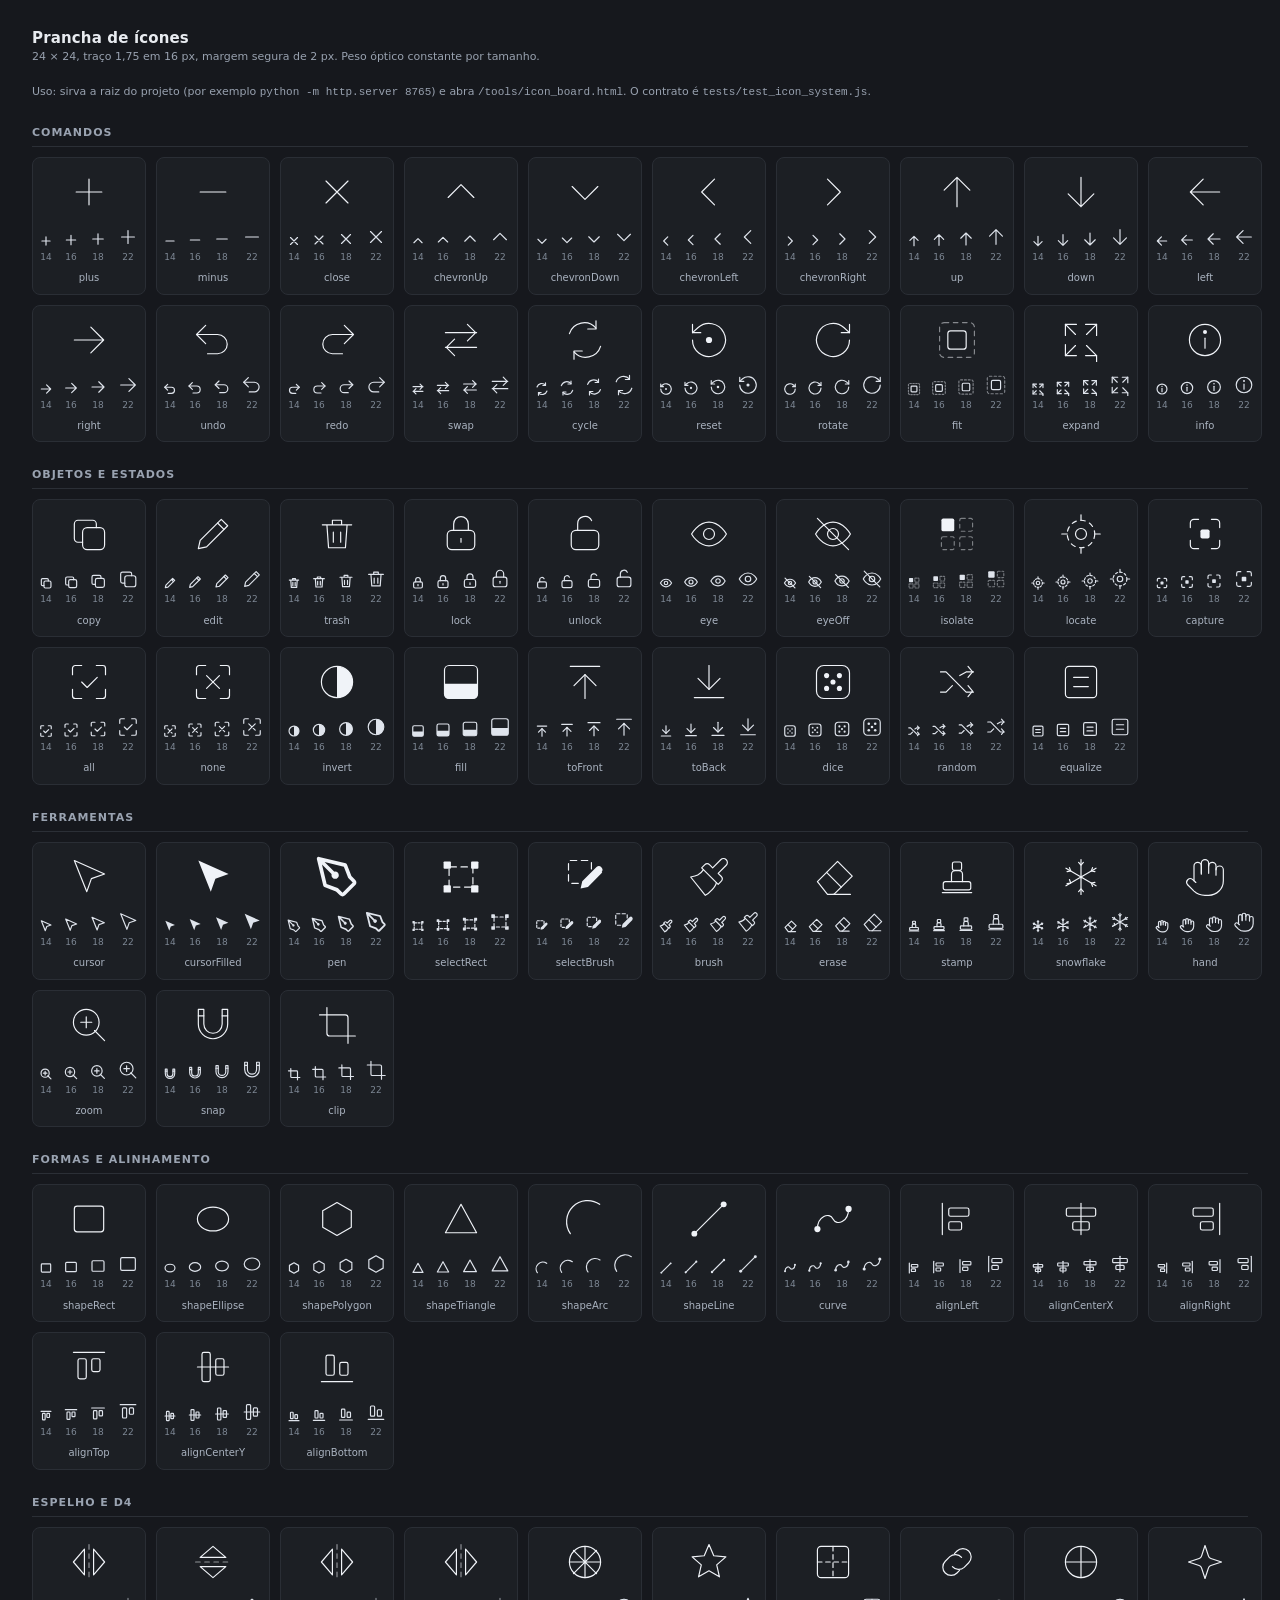
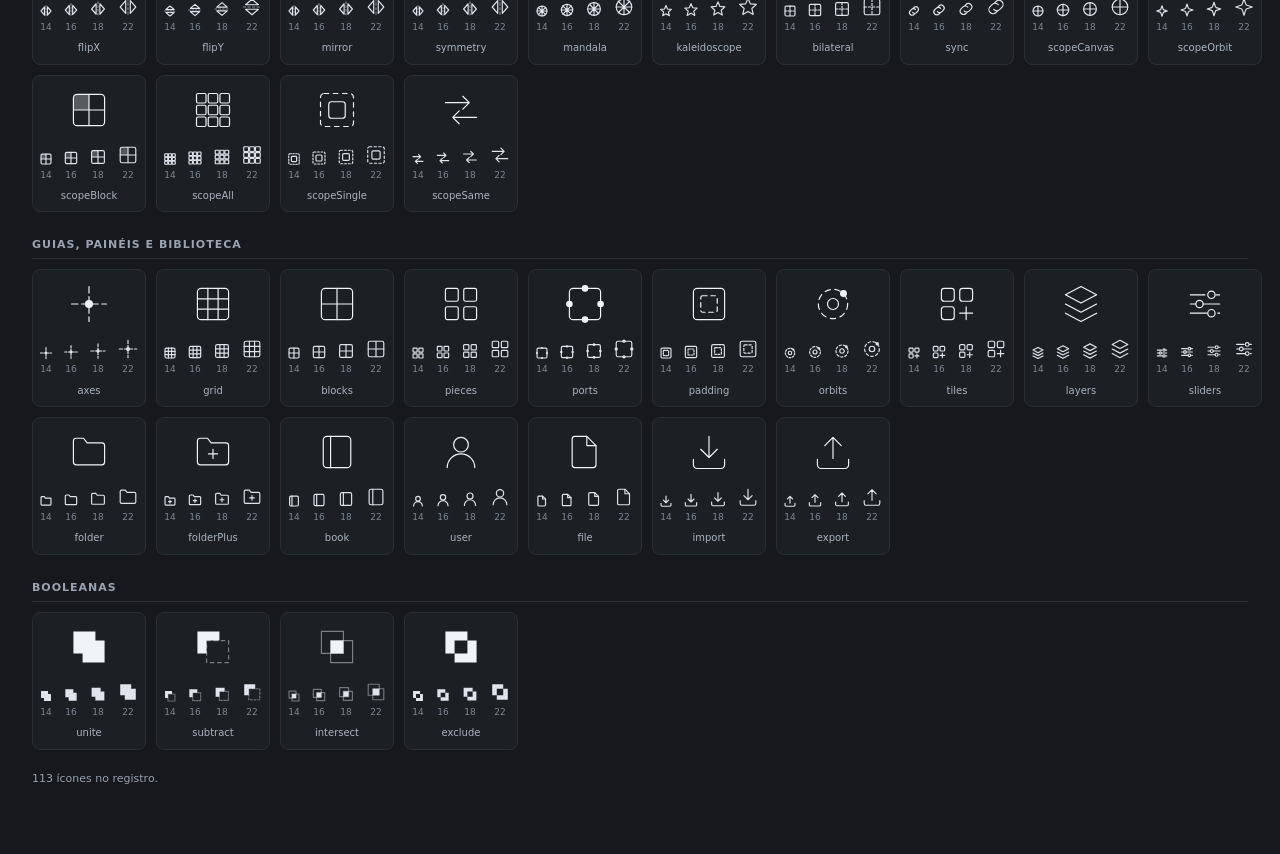
<file: tools/icon_board.html>
<!DOCTYPE html>
<html lang="pt-BR">
<head>
<meta charset="utf-8">
<title>Prancha de ícones — Tiling Stripes Studio</title>
<style>
  :root { color-scheme: dark; }
  body { margin: 0; padding: 28px 32px 48px; background: #16181d; color: #e8ebf0;
         font: 12px/1.35 "Segoe UI", system-ui, sans-serif; }
  h1 { font-size: 15px; font-weight: 650; margin: 0 0 2px; letter-spacing: .01em; }
  .sub { color: #98a1af; font-size: 11px; margin-bottom: 20px; }
  h2 { font-size: 11px; font-weight: 700; letter-spacing: .09em; text-transform: uppercase;
       color: #9aa3b1; margin: 26px 0 10px; border-bottom: 1px solid #2b2f36; padding-bottom: 5px; }
  .grid { display: grid; grid-template-columns: repeat(10, 1fr); gap: 10px; }
  .cell { display: flex; flex-direction: column; align-items: center; gap: 8px;
          background: #1c1f24; border: 1px solid #2a2e35; border-radius: 8px; padding: 12px 6px 9px; }
  .cell.big { padding: 14px 6px 10px; }
  .row { display: flex; align-items: flex-end; gap: 10px; color: #dfe4ec; }
  .row .s { display: flex; flex-direction: column; align-items: center; gap: 3px; }
  .s i { font-style: normal; color: #7d8794; font-size: 9px; }
  .name { font-size: 10px; color: #aab3c0; text-align: center; word-break: break-all; }
  .zoom { color: #f0f3f8; }
</style>
</head>
<body>
  <h1>Prancha de ícones</h1>
  <div class="sub">24 × 24, traço 1,75 em 16 px, margem segura de 2 px. Peso óptico constante por tamanho.</div>
  <div class="sub">Uso: sirva a raiz do projeto (por exemplo <code>python -m http.server 8765</code>) e abra <code>/tools/icon_board.html</code>. O contrato é <code>tests/test_icon_system.js</code>.</div>
  <div id="board"></div>
<script src="../core/ui_format.js"></script>
<script>
  const groups = {
    'Comandos': ['plus','minus','close','chevronUp','chevronDown','chevronLeft','chevronRight','up','down','left','right','undo','redo','swap','cycle','reset','rotate','fit','expand','info'],
    'Objetos e estados': ['copy','edit','trash','lock','unlock','eye','eyeOff','isolate','locate','capture','all','none','invert','fill','toFront','toBack','dice','random','equalize'],
    'Ferramentas': ['cursor','cursorFilled','pen','selectRect','selectBrush','brush','erase','stamp','snowflake','hand','zoom','snap','clip'],
    'Formas e alinhamento': ['shapeRect','shapeEllipse','shapePolygon','shapeTriangle','shapeArc','shapeLine','curve','alignLeft','alignCenterX','alignRight','alignTop','alignCenterY','alignBottom'],
    'Espelho e D4': ['flipX','flipY','mirror','symmetry','mandala','kaleidoscope','bilateral','sync','scopeCanvas','scopeOrbit','scopeBlock','scopeAll','scopeSingle','scopeSame'],
    'Guias, painéis e biblioteca': ['axes','grid','blocks','pieces','ports','padding','orbits','tiles','layers','sliders','folder','folderPlus','book','user','file','import','export'],
    'Booleanas': ['unite','subtract','intersect','exclude']
  };
  const board = document.getElementById('board');
  const fmt = window.UiFormat;
  for (const [title, names] of Object.entries(groups)) {
    const h = document.createElement('h2'); h.textContent = title; board.appendChild(h);
    const grid = document.createElement('div'); grid.className = 'grid';
    for (const name of names) {
      const cell = document.createElement('div'); cell.className = 'cell';
      const row = document.createElement('div'); row.className = 'row';
      [[14,'14'],[16,'16'],[18,'18'],[22,'22']].forEach(([size, label]) => {
        const s = document.createElement('div'); s.className = 's';
        s.innerHTML = fmt.icon(name, size);
        const i = document.createElement('i'); i.textContent = label; s.appendChild(i);
        row.appendChild(s);
      });
      const big = document.createElement('div'); big.className = 'zoom';
      big.innerHTML = fmt.icon(name, 44);
      cell.appendChild(big); cell.appendChild(row);
      const n = document.createElement('div'); n.className = 'name'; n.textContent = name; cell.appendChild(n);
      grid.appendChild(cell);
    }
    board.appendChild(grid);
  }
  const count = document.createElement('div');
  count.className = 'sub';
  count.style.marginTop = '22px';
  count.textContent = `${fmt.iconNames().length} ícones no registro.`;
  board.appendChild(count);
</script>
</body>
</html>
</file>
<file: style.css>
/* ============================================================================
   Tiling Stripes Studio v2 — Adobe Illustrator CC Dark Workspace Theme
   ============================================================================ */

:root {
  color-scheme: dark;

  /* --- Superfícies ------------------------------------------------------- */
  --bg-pasteboard: #121317;
  --bg-panel: #1c1d21;
  --bg-panel-header: #232529;
  --bg-rail: #191b1f;
  --bg-control: #15161a;
  --bg-control-hover: #2b2e34;
  --bg-elevated: #262931;
  --bg-selected: #1f3450;
  --bg-primary: #2a5d9e;

  /* --- Traços ------------------------------------------------------------ */
  --border-subtle: #2e3138;
  --border-strong: #3a3e46;
  --border-control: #868e9c;
  --border-focus: #7aa8ff;

  /* --- Texto ------------------------------------------------------------- */
  --text-primary: #f1f3f7;
  --text-secondary: #c2c8d2;
  --text-muted: #9ca4b2;

  /* --- Acentos ----------------------------------------------------------- */
  --accent-blue: #7aa8ff;
  --accent-blue-hover: #3d6fae;
  --accent-blue-soft: var(--bg-selected);
  --accent-cyan: #79c7ff;
  --accent-amber: #e8c07d;
  --color-error: #ff9d9d;
  --bg-warning: #332a1a;
  --bg-error: #35232a;

  /* --- Tipografia -------------------------------------------------------- */
  --font-ui: 12px;
  --font-value: 13px;
  --font-section: 11px;
  --font-title: 13px;
  --font-mono: "JetBrains Mono", Consolas, "Cascadia Mono", monospace;

  /* --- Métrica e forma --------------------------------------------------- */
  --control-h: 30px;
  --action-size: 28px;
  --icon-action-size: 34px;
  --radius-control: 5px;
  --radius-chip: 6px;
  --radius-card: 8px;
  --radius-pill: 999px;
  --space-1: 4px;
  --space-2: 8px;
  --space-3: 12px;
  --shadow-pop: 0 18px 48px rgba(0, 0, 0, 0.55), 0 0 0 1px rgba(255, 255, 255, 0.06);
  --transition-ui: 120ms cubic-bezier(0.2, 0.7, 0.3, 1);

  /* --- Geografia --------------------------------------------------------- */
  --menu-bar-h: 30px;
  --top-bar-h: 48px;
  --status-bar-h: 32px;
  --left-tool-w: 120px;
  --right-dock-w: 304px;
  --dock-rail-w: 44px;
}

* {
  box-sizing: border-box;
  margin: 0;
  padding: 0;
}

.hidden {
  display: none !important;
}

html, body {
  width: 100%;
  height: 100%;
  overflow: hidden;
  background: var(--bg-pasteboard);
  color: var(--text-primary);
  font-family: -apple-system, BlinkMacSystemFont, "Segoe UI", Roboto, Inter, sans-serif;
  font-size: 12px;
  user-select: none;
  -webkit-font-smoothing: antialiased;
}

#app-shell {
  display: flex;
  flex-direction: column;
  width: 100vw;
  height: 100vh;
}

/* Shared control skin: component rules below only add layout and semantic states. */
:where(.icon-btn, .bar-action-btn, .mini-btn, .seg-btn, .subtile-rail-btn, .lib-mini-icon-btn, .vec-align-btn, .vec-preset-btn, .vec-bool-btn, .edit-undo-btn, .sidebar-seed-nav-btn, .tool-grid-btn, .bar-select, .subtile-text-input, .subtile-select, .sidebar-export-select, .sidebar-export-btn, .tile-layer-icon-btn) {
  min-height: var(--control-h);
  border: 1px solid transparent;
  border-radius: var(--radius-control);
  background: var(--bg-panel-header);
  color: var(--text-primary);
  font-size: var(--font-ui);
  font-family: inherit;
  line-height: 1.4;
  transition: background-color 120ms ease, border-color 120ms ease;
}
:where(button, input, select, textarea) { font-family: inherit; color-scheme: dark; }

select option {
  background-color: var(--bg-panel, #242529);
  color: var(--text-primary, #eceef2);
}
:where(button) svg.ui-icon { flex: 0 0 auto; vertical-align: middle; }
:where(.icon-btn, .lib-mini-icon-btn, .edit-undo-btn, .sidebar-seed-nav-btn) { min-width: var(--action-size); }
:where(.lib-mini-icon-btn, .edit-undo-btn, .tile-layer-icon-btn) { min-height: var(--action-size); min-width: var(--action-size); background: transparent; border-color: transparent; }
:where(button):disabled { opacity: 1; color: var(--text-muted); background: var(--bg-panel); border-color: var(--border-subtle); cursor: not-allowed; }
:where(input, select, textarea)[aria-invalid="true"] { border-color: var(--color-error); box-shadow: inset 0 0 0 1px var(--color-error); }

/* Input surfaces and icon actions have independent geometry. */
:where(.bar-select, .subtile-text-input, .subtile-select) { border-color: var(--border-subtle); background: var(--bg-control); }
:where(.mini-btn, .seg-btn, .bar-action-btn, .subtile-rail-btn) { padding-inline: 8px; }
:where(.step-btn, .status-icon-btn, .status-reset-zoom-btn, #infoPopoverClose, .dock-toggle-btn, .lib-group-chevron) { min-width: 28px; min-height: 28px; }
/* ==================== TOP CONTROL BAR ==================== */
#top-control-bar {
  height: var(--top-bar-h);
  background: var(--bg-panel);
  border-bottom: 1px solid var(--border-subtle);
  display: flex;
  align-items: center;
  padding: 0 12px;
  gap: 10px;
  z-index: 40;
  overflow-x: auto;
  overflow-y: hidden;
}

.brand-badge {
  display: flex;
  align-items: center;
  gap: 8px;
  padding-right: 4px;
  flex-shrink: 0;
}

.brand-logo {
  width: 26px;
  height: 26px;
  border-radius: 5px;
  background: linear-gradient(135deg, #2563eb, #0ea5e9);
  color: #fff;
  font-weight: 800;
  font-size: var(--font-ui);
  letter-spacing: 0.5px;
  display: inline-flex;
  align-items: center;
  justify-content: center;
  box-shadow: 0 2px 6px rgba(37, 99, 235, 0.35);
}

.brand-title {
  font-weight: 600;
  font-size: 12.5px;
  color: var(--text-primary);
  white-space: nowrap;
}

.bar-divider {
  width: 1px;
  height: 22px;
  background: var(--border-subtle);
  margin: 0 2px;
  flex-shrink: 0;
}

.bar-group {
  display: flex;
  align-items: center;
  gap: 7px;
  flex-shrink: 0;
}

.bar-spacer {
  flex: 1;
}

.input-chip {
  display: inline-flex;
  align-items: center;
  background: var(--bg-control);
  border: 1px solid var(--border-subtle);
  border-radius: 5px;
  height: var(--control-h);
  padding: 0 0 0 8px;
  gap: 6px;
  transition: border-color 0.15s ease;
}

.input-chip:focus-within {
  border-color: var(--border-focus);
}

.chip-prefix {
  color: var(--text-secondary);
  font-size: var(--font-ui);
  font-weight: 600;
  user-select: none;
  padding-right: 2px;
}

.chip-suffix {
  color: var(--text-secondary);
  font-size: var(--font-ui);
  font-weight: 600;
  user-select: none;
  padding-left: 2px;
}

.input-chip input[type="number"] {
  background: transparent;
  border: none;
  color: var(--text-primary);
  font-size: var(--font-value);
  font-family: var(--font-mono);
  width: 52px;
  padding: 0 6px;
  outline: none;
  text-align: center;
  -moz-appearance: textfield;
  appearance: textfield;
  min-height: calc(var(--control-h) - 2px);
}

.input-chip.chip-compact input[type="number"] {
  width: 36px;
}

.input-chip.chip-medium input[type="number"] {
  width: 44px;
}

.seed-chip input[type="number"] {
  width: 64px;
}

/* Hide browser native spinners in favor of well-spaced custom stepper buttons */
.input-chip input[type="number"]::-webkit-inner-spin-button,
.input-chip input[type="number"]::-webkit-outer-spin-button {
  -webkit-appearance: none;
  display: none;
  margin: 0;
}

.chip-steppers {
  display: flex;
  flex-direction: row;
  height: 100%;
  width: calc(var(--action-size) * 2);
  border-left: 1px solid var(--border-subtle);
  margin-left: 2px;
  flex-shrink: 0;
}

.step-btn {
  flex: 1;
  background: transparent;
  border: none;
  color: var(--text-secondary);
  font-size: var(--font-ui);
  line-height: 1;
  display: flex;
  align-items: center;
  justify-content: center;
  cursor: pointer;
  padding: 0;
  transition: background 0.1s ease, color 0.1s ease;
}

.step-btn:first-child {
  border-right: 1px solid rgba(255, 255, 255, 0.05);
  border-radius: 0 4px 0 0;
}

.step-btn:last-child {
  border-radius: 0 0 4px 0;
}

.step-btn:hover {
  background: var(--bg-control-hover);
  color: var(--text-primary);
}

.step-btn:active {
  background: var(--accent-blue-soft);
  color: var(--accent-cyan);
}

.icon-btn {
  padding: 0 6px;

  display: inline-flex;
  align-items: center;
  justify-content: center;
  cursor: pointer;

}

.icon-btn:hover:not(:disabled) {
  background: var(--bg-control-hover);
  color: var(--text-primary);
  border-color: var(--border-subtle);
}

.icon-btn:disabled {
  opacity: 1; color: var(--text-muted); background: var(--bg-panel); border-color: var(--border-subtle);
  cursor: not-allowed;
}

.icon-btn.locked,
.icon-btn.active {
  background: var(--accent-blue-soft);
  color: var(--accent-blue);
  border-color: var(--accent-blue);
}

.bar-action-btn {
  padding: 0 9px;

  font-weight: 500;
  cursor: pointer;
  white-space: nowrap;

}

.bar-action-btn:hover:not(:disabled) {
  background: var(--bg-control-hover);
  border-color: var(--border-subtle);
}

.btn-primary-accent {
  height: 28px;
  padding: 0 11px;
  background: var(--bg-primary);
  border: 1px solid var(--accent-blue);
  border-radius: 5px;
  color: #fff;
  font-size: var(--font-ui);
  font-weight: 600;
  display: inline-flex;
  align-items: center;
  gap: 5px;
  cursor: pointer;
  transition: background 0.15s ease;
}

.btn-primary-accent:hover:not(:disabled) {
  background: var(--accent-blue-hover);
}

.history-nav-group {
  display: flex;
  align-items: center;
  gap: 4px;
}

.history-dropdown-wrap {
  position: relative;
}

.floating-popover {
  position: fixed;
  top: 52px;
  left: 300px;
  width: 290px;
  max-height: 320px;
  background: var(--bg-panel);
  border: 1px solid #4b505d;
  border-radius: 6px;
  box-shadow: 0 14px 36px rgba(0, 0, 0, 0.72), 0 0 0 1px rgba(255, 255, 255, 0.06);
  z-index: 9999;
  display: flex;
  flex-direction: column;
  overflow: hidden;
}

.floating-popover.hidden {
  display: none;
}

.popover-header {
  padding: 7px 10px;
  background: var(--bg-panel-header);
  border-bottom: 1px solid var(--border-subtle);
  font-size: var(--font-ui);
  font-weight: 600;
  color: var(--text-secondary);
}

.popover-list {
  overflow-y: auto;
  max-height: 240px;
  padding: 4px;
}

.history-item {
  display: flex;
  align-items: center;
  justify-content: space-between;
  padding: 6px 8px;
  border-radius: 4px;
  cursor: pointer;
  font-size: var(--font-ui);
  color: var(--text-secondary);
}

.history-item:hover {
  background: var(--bg-control-hover);
  color: var(--text-primary);
}

.history-item.active {
  background: var(--accent-blue-soft);
  color: #fff;
  font-weight: 600;
}

.bar-select {

  padding: 0 6px;
  outline: none;
}

.bar-export-btn {
  height: 26px;
  padding: 0 10px;
  background: #2b303c;
  border: 1px solid #434959;
  border-radius: 4px;
  color: var(--text-primary);
  font-size: var(--font-ui);
  font-weight: 600;
  display: inline-flex;
  align-items: center;
  gap: 5px;
  cursor: pointer;
  transition: background-color 120ms ease, border-color 120ms ease;
}

.bar-export-btn:hover {
  background: var(--bg-selected);
  border-color: var(--accent-blue);
  color: #fff;
}

/* ==================== WORKSPACE BODY ==================== */
#workspace-body {
  flex: 1;
  display: flex;
  min-height: 0;
  overflow: hidden;
}

/* Round 6 — geography: rail | canvas | tools | dock.
   Order is applied with flex `order` so the DOM (and the ids) stay untouched. */
#workspace-body > #left-toolbar       { order: 0; }
#workspace-body > #workspace-viewport { order: 1; }
#workspace-body > #utility-rail       { order: 2; }
#workspace-body > #right-dock         { order: 3; }

/* ==================== LEFT RAIL (reserved) ==================== */
#left-rail {
  width: 44px;
  background: var(--bg-panel);
  border-right: 1px solid var(--border-subtle);
  display: flex;
  flex-direction: column;
  align-items: center;
  justify-content: space-between;
  padding: 8px 0;
  gap: 8px;
  flex-shrink: 0;
  z-index: 20;
}

.left-rail-top,
.left-rail-bottom {
  display: flex;
  flex-direction: column;
  align-items: center;
  gap: 4px;
}

.left-rail-brand {
  width: 26px;
  height: 26px;
  border-radius: 5px;
  background: linear-gradient(135deg, #2563eb, #0ea5e9);
  color: #fff;
  font-weight: 800;
  font-size: var(--font-ui);
  letter-spacing: 0.5px;
  display: inline-flex;
  align-items: center;
  justify-content: center;
  box-shadow: 0 2px 6px rgba(37, 99, 235, 0.35);
}

.left-rail-btn {
  width: 32px;
  height: 26px;
  border-radius: 5px;
  background: transparent;
  border: 1px solid transparent;
  color: var(--text-secondary);
  font-size: 14px;
  line-height: 1;
  cursor: pointer;
  transition: background-color 120ms ease, border-color 120ms ease;
}

.left-rail-btn:hover:not(:disabled) {
  background: var(--bg-control-hover);
  color: var(--text-primary);
}

.left-rail-btn:disabled {
  opacity: 1; color: var(--text-muted); background: var(--bg-panel); border-color: var(--border-subtle);
  cursor: default;
}

.left-rail-step {
  font-size: var(--font-ui);
  color: var(--text-secondary);
  font-variant-numeric: tabular-nums;
}

/* ==================== LEFT TOOLBAR ==================== */
#left-toolbar {
  width: var(--left-tool-w);
  height: 100%;
  background: var(--bg-panel);
  border-right: 1px solid var(--border-subtle);
  display: flex;
  flex-direction: column;
  align-items: stretch;
  padding: 8px;
  gap: 6px;
  z-index: 20;
  flex-shrink: 0;
  overflow: hidden;
}



#left-toolbar .tool-divider {
  width: 100%;
  height: 1px;
  background: var(--border-subtle);
  margin: 3px 0;
  flex-shrink: 0;
}

.tool-section {
  display: flex;
  flex-direction: column;
  align-items: center;
  gap: 4px;
}

.tool-divider {
  width: 24px;
  height: 1px;
  background: var(--border-subtle);
  margin: 2px 0;
}

.tool-spacer {
  flex: 1;
}

.tool-btn {
  width: 32px;
  height: 32px;
  border-radius: 5px;
  background: transparent;
  border: 1px solid transparent;
  color: var(--text-secondary);
  display: flex;
  align-items: center;
  justify-content: center;
  cursor: pointer;
  transition: background-color 120ms ease, border-color 120ms ease;
}

.tool-btn:hover {
  background: var(--bg-control-hover);
  color: var(--text-primary);
}

.tool-btn.active {
  background: var(--accent-blue-soft);
  border-color: var(--accent-blue);
  color: var(--accent-blue);
}

.tool-btn.guide-toggle.active {
  background: var(--bg-selected);
  border-color: transparent;
  color: var(--text-primary);
  box-shadow: none;
}

/* ==================== CENTER VIEWPORT & ARTBOARD ==================== */
#workspace-viewport {
  flex: 1;
  display: flex;
  flex-direction: column;
  min-width: 0;
  min-height: 0;
  background: var(--bg-pasteboard);
  position: relative;
}

#artboard-pasteboard {
  flex: 1;
  overflow: hidden;
  display: flex;
  align-items: center;
  justify-content: center;
  padding: 36px;
  position: relative;
  background-image: none;
  background-size: 20px 20px;
  background-position: 0 0;
  user-select: none;
}

#artboard-pasteboard.panning,
body[data-active-tool="pan"] #artboard-pasteboard,
body[data-active-tool="pan"] #canvas-stage,
body[data-active-tool="pan"] #canvas-stage canvas {
  cursor: grab;
}

#artboard-pasteboard.panning:active,
body.is-panning,
body.is-panning * {
  cursor: grabbing !important;
}

#canvas-stage {
  display: inline-flex;
  align-items: center;
  justify-content: center;
  box-shadow: 0 14px 44px rgba(0, 0, 0, 0.65), 0 0 0 1px rgba(255, 255, 255, 0.08);
  background: #0c0c0e;
  line-height: 0;
  transform-origin: center center;
  will-change: transform;
}

#canvas-stage canvas {
  display: block;
}

/* ==================== STATUS BAR ==================== */
#status-bar {
  min-height: var(--status-bar-h);
  background: var(--bg-panel);
  border-top: 1px solid var(--border-subtle);
  display: flex;
  align-items: center;
  justify-content: space-between;
  padding: 4px 8px;
  font-size: var(--font-ui);
  color: var(--text-secondary);
  gap: 8px;
  flex: 0 0 auto;
}

.status-left,
.status-right {
  display: flex;
  align-items: center;
  gap: 8px;
  white-space: nowrap;
}

/* Spout output — lives in the status bar next to the help button */
.status-spout-label {
  font-size: var(--font-ui);
  font-weight: 600;
  color: var(--text-secondary);
  user-select: none;
  cursor: pointer;
  letter-spacing: 0.2px;
}

.status-spout-label:hover {
  color: var(--text-primary);
}

.status-spout {
  display: inline-flex;
  align-items: center;
  gap: 6px;
}

.status-spout-name {
  width: 108px;
  height: 28px;
  padding: 0 6px;
  border-radius: 4px;
  border: 1px solid var(--border-subtle);
  background: var(--bg-control);
  color: var(--text-primary);
  font-size: var(--font-ui);
  font-family: inherit;
  outline: none;
}

.status-spout-name::placeholder {
  color: var(--text-secondary);
}

.status-spout-name:focus {
  border-color: var(--accent-blue);
}

.status-spout-name:focus-visible {
  outline: 2px solid var(--border-focus);
  outline-offset: 2px;
}

/* Export moved to the status bar (Round 6) */
.status-export-group {
  display: inline-flex;
  align-items: center;
  gap: 6px;
}

.status-export-group .bar-select {
  height: 22px;
  padding: 0 2px;
  font-size: var(--font-ui);
}

.status-export-group .bar-export-btn {
  height: 22px;
  padding: 0 8px;
  font-size: var(--font-ui);
  gap: 4px;
}

.status-center {
  flex: 1;
  min-width: 0;
  display: flex;
  align-items: center;
  justify-content: center;
  gap: 8px;
  color: var(--text-primary);
  font-weight: 500;
  white-space: nowrap;
  overflow: hidden;
}

.status-hover-text {
  flex: 1;
  min-width: 0;
  overflow: hidden;
  text-overflow: ellipsis;
  white-space: nowrap;
  text-align: left;
}

.status-sep {
  color: var(--text-muted);
}

.zoom-widget {
  display: inline-flex;
  align-items: center;
  background: var(--bg-control);
  border: 1px solid var(--border-subtle);
  border-radius: 4px;
  height: var(--control-h);
  /* Isolate control painting from canvas transforms and footer clipping. */
  transform: translateZ(0);
  overflow: visible;
}

.status-icon-btn {
  width: 20px;
  height: 20px;
  background: transparent;
  border: none;
  color: var(--text-secondary);
  cursor: pointer;
  font-size: 12px;
  line-height: 1;
}

.status-icon-btn:hover {
  color: var(--text-primary);
  background: var(--bg-control-hover);
}

.status-zoom-select {
  background: transparent;
  border: none;
  color: var(--text-primary);
  font-size: var(--font-ui);
  font-family: "JetBrains Mono", Consolas, monospace;
  padding: 0 4px;
  outline: none;
  cursor: pointer;
  min-height: calc(var(--control-h) - 2px);
}

.status-zoom-select option {
  background: var(--bg-panel);
  color: var(--text-primary);
}

.status-reset-zoom-btn {
  height: 20px;
  padding: 0 6px;
  background: transparent;
  border: none;
  border-left: 1px solid var(--border-subtle);
  color: var(--text-secondary);
  font-size: var(--font-ui);
  font-weight: 600;
  cursor: pointer;
  transition: background-color 120ms ease, border-color 120ms ease;
}

.status-reset-zoom-btn:hover {
  color: var(--text-primary);
  background: var(--bg-control-hover);
}

.shortcut-pill {
  display: inline-flex;
  align-items: center;
  gap: 3px;
  color: var(--text-secondary);
  font-size: var(--font-ui);
}

.shortcut-pill kbd {
  background: var(--bg-control);
  border: 1px solid var(--border-subtle);
  border-radius: 3px;
  padding: 0 4px;
  font-size: var(--font-ui);
  font-family: inherit;
  color: var(--text-primary);
}

/* ==================== RIGHT DOCK PANELS ==================== */
#right-dock {
  width: var(--right-dock-w);
  background: var(--bg-panel);
  border-left: 1px solid var(--border-subtle);
  display: flex;
  flex-direction: column;
  height: 100%;
  min-height: 0;
  overflow: hidden;
  z-index: 20;
  flex-shrink: 0;
  transition: width 0.18s ease;
}

/* Dock Header & Drawer Controls */
#dock-header {
  display: flex;
  align-items: center;
  justify-content: space-between;
  gap: 8px;
  height: 38px;
  padding: 0 10px;
  background: var(--bg-panel-header);
  border-bottom: 1px solid var(--border-subtle);
  flex-shrink: 0;
}

.dock-context-title {
  flex: 1;
  min-width: 0;
  font-weight: 600;
  font-size: var(--font-ui);
  letter-spacing: 0.02em;
  color: var(--text-primary);
  white-space: nowrap;
  overflow: hidden;
  text-overflow: ellipsis;
}

#dock-header #workspaceSwitcher {
  flex: 1;
}

#dock-header .ws-mode-btn {
  flex: 1;
  justify-content: center;
}

.dock-toggle-btn {
  width: 26px;
  height: 26px;
  padding: 0;
  display: inline-flex;
  align-items: center;
  justify-content: center;
  background: var(--bg-control);
  border: 1px solid var(--border-subtle);
  border-radius: 4px;
  color: var(--text-secondary);
  font-size: 13px;
  font-weight: 700;
  cursor: pointer;
  flex-shrink: 0;
  transition: background-color 120ms ease, border-color 120ms ease;
}

.dock-toggle-btn:hover {
  color: var(--text-primary);
  background: var(--bg-control-hover);
  border-color: var(--border-subtle);
}

.dock-toggle-btn:focus-visible {
  outline: 2px solid var(--border-focus);
}

body.right-dock-collapsed #right-dock {
  width: var(--dock-rail-w);
}

body.right-dock-collapsed .dock-workspace-pane {
  display: none !important;
}

body.right-dock-collapsed #dock-header {
  display: flex;
  padding: 8px 0;
  justify-content: center;
}

body.right-dock-collapsed .dock-context-title {
  display: none;
}

body.right-dock-collapsed #workspaceSwitcher {
  flex-direction: column;
  width: 32px;
  padding: 2px;
  gap: 4px;
}

body.right-dock-collapsed .ws-mode-btn span {
  display: none;
}

body.right-dock-collapsed #workspaceSwitcher .ws-mode-btn {
  width: 32px;
  height: 32px;
  padding: 0;
  flex: none;
  justify-content: center;
}

body.right-dock-collapsed .dock-toggle-btn {
  width: 32px;
  height: 32px;
}

.dock-panel {
  display: flex;
  flex-direction: column;
  border-bottom: 1px solid var(--border-subtle);
}

.dock-panel-flex {
  flex: 1;
  min-height: 0;
}

.panel-header {
  min-height: 36px;
  height: auto;
  padding: 8px 12px;
  gap: 8px;
  background: var(--bg-panel-header);
  border-bottom: 1px solid var(--border-subtle);
  display: flex;
  align-items: center;
  justify-content: space-between;
  cursor: pointer;
  font-weight: 600;
  font-size: var(--font-ui);
  letter-spacing: 0.02em;
  color: var(--text-primary);
  flex-shrink: 0;
}

.panel-header:hover {
  background: #303339;
}

.panel-header:focus-visible {
  outline: 2px solid var(--border-focus);
  outline-offset: -2px;
}

.panel-title-wrap {
  display: flex;
  align-items: center;
  gap: 7px;
}

.panel-chevron {
  color: var(--text-secondary);
  font-size: var(--font-ui);
  transition: transform 0.15s ease;
}

/* ==================== SPOUT OUTPUT ==================== */
.spout-row {
  display: flex;
  align-items: center;
  gap: 8px;
}

.spout-row .input-chip {
  flex: 1;
  min-width: 0;
}

.spout-row input[type="text"] {
  width: 100%;
  min-width: 0;
}

.switch {
  position: relative;
  width: 40px;
  height: 24px;
  min-width: 40px;
  min-height: 24px;
  flex-shrink: 0;
  border-radius: 12px;
  border: 1px solid var(--border-subtle);
  background: var(--bg-control);
  cursor: pointer;
  padding: 0;
  transition: background 0.15s ease, border-color 0.15s ease;
}

.switch .switch-knob {
  position: absolute;
  top: 3px;
  left: 3px;
  width: 16px;
  height: 16px;
  border-radius: 50%;
  background: var(--text-secondary);
  transition: transform 0.15s ease, background 0.15s ease;
}

.switch[aria-checked="true"] {
  background: rgba(6, 182, 212, 0.25);
  border-color: var(--accent-cyan);
}

.switch[aria-checked="true"] .switch-knob {
  transform: translateX(16px);
  background: var(--accent-cyan);
}

.switch:focus-visible {
  outline: 2px solid var(--border-focus);
  outline-offset: 2px;
}

.spout-status {
  font-size: var(--font-ui);
  font-weight: 600;
  padding: 1px 6px;
  border-radius: 8px;
  border: 1px solid var(--border-subtle);
  color: var(--text-secondary);
  white-space: nowrap;
}

.spout-status[data-state="on"] {
  color: var(--accent-cyan);
  border-color: var(--accent-cyan);
  background: rgba(6, 182, 212, 0.12);
}

.spout-status[data-state="error"] {
  color: #f59e0b;
  border-color: #f59e0b;
  background: rgba(245, 158, 11, 0.12);
}

.dock-panel.collapsed .panel-chevron {
  transform: rotate(-90deg);
}

.dock-panel.collapsed .panel-body {
  display: none;
}

.panel-counter-pill {
  background: var(--bg-control);
  border: 1px solid var(--border-subtle);
  border-radius: 10px;
  padding: 1px 7px;
  font-size: var(--font-ui);
  color: var(--accent-cyan);
  font-family: "JetBrains Mono", Consolas, monospace;
}

.panel-body {
  padding: 10px 12px;
  display: flex;
  flex-direction: column;
  gap: 10px;
}

.prop-section {
  display: flex;
  flex-direction: column;
  gap: 6px;
}

.prop-label-row {
  display: flex;
  align-items: center;
  justify-content: space-between;
}

.prop-label {
  font-size: var(--font-ui);
  font-weight: 600;
  color: var(--text-secondary);
}

.prop-badge {
  font-size: var(--font-ui);
  font-weight: 600;
  padding: 1px 6px;
  border-radius: 3px;
  background: var(--accent-blue-soft);
  color: var(--accent-blue);
  border: 1px solid rgba(59, 130, 246, 0.35);
}

.prop-badge.secondary {
  background: var(--bg-control);
  color: var(--text-secondary);
  border-color: var(--border-subtle);
}

/* Symmetry Cards Grid */
.symmetry-card-grid {
  display: grid;
  grid-template-columns: repeat(2, 1fr);
  gap: 5px;
}

.sym-card {
  background: var(--bg-control);
  border: 1px solid var(--border-subtle);
  border-radius: 5px;
  padding: 5px 7px;
  display: flex;
  align-items: center;
  gap: 7px;
  cursor: pointer;
  text-align: left;
  color: var(--text-primary);
  transition: background-color 120ms ease, border-color 120ms ease;
  min-width: 0;
}

.sym-card:hover {
  background: var(--bg-control-hover);
  border-color: #4b505d;
}

.sym-card.active {
  background: var(--accent-blue-soft);
  border-color: var(--accent-blue);
  box-shadow: inset 0 0 0 1px rgba(59, 130, 246, 0.25);
}

.sym-card-icon {
  width: 20px;
  height: 20px;
  border-radius: 4px;
  background: rgba(255, 255, 255, 0.04);
  display: flex;
  align-items: center;
  justify-content: center;
  color: var(--accent-cyan);
  flex-shrink: 0;
}

.sym-card.active .sym-card-icon {
  background: rgba(59, 130, 246, 0.25);
  color: var(--accent-blue);
}

.sym-card-text {
  display: flex;
  flex-direction: column;
  min-width: 0;
  overflow: hidden;
}

.sym-card-title {
  font-size: var(--font-ui);
  font-weight: 600;
  white-space: nowrap;
  overflow: hidden;
  text-overflow: ellipsis;
}

.sym-card-sub {
  font-size: var(--font-ui);
  color: var(--text-secondary);
  white-space: nowrap;
  overflow: hidden;
  text-overflow: ellipsis;
}

.prop-help-box {
  font-size: var(--font-ui);
  line-height: 1.38;
  color: var(--text-secondary);
  background: rgba(0, 0, 0, 0.2);
  border-left: 2px solid var(--accent-blue);
  padding: 5px 8px;
  border-radius: 0 4px 4px 0;
}

.notice-banner {
  background: rgba(245, 158, 11, 0.12);
  border: 1px solid rgba(245, 158, 11, 0.45);
  color: #fcd34d;
  border-radius: 5px;
  padding: 6px 8px;
  font-size: var(--font-ui);
  display: flex;
  align-items: center;
  justify-content: space-between;
  gap: 8px;
}

.notice-banner.hidden {
  display: none;
}

.notice-btn {
  background: var(--accent-amber);
  color: #111;
  border: none;
  border-radius: 3px;
  padding: 3px 7px;
  font-size: var(--font-ui);
  font-weight: 700;
  cursor: pointer;
  white-space: nowrap;
}

/* Block Internal Symmetry 2x2 Visual Pill Grid */
.block-sym-pill-grid {
  display: grid;
  grid-template-columns: repeat(2, 1fr);
  gap: 5px;
}

.block-sym-pill[data-block-mode="sync"] {
  grid-column: span 2;
}

.block-sym-pill {
  background: var(--bg-control);
  border: 1px solid var(--border-subtle);
  border-radius: 5px;
  padding: 6px 8px;
  display: flex;
  align-items: center;
  gap: 7px;
  cursor: pointer;
  color: var(--text-secondary);
  text-align: left;
  transition: background-color 120ms ease, border-color 120ms ease;
}

.block-sym-pill:hover {
  background: var(--bg-control-hover);
  color: var(--text-primary);
  border-color: #4b505d;
}

.block-sym-pill.active {
  background: var(--accent-blue-soft);
  border-color: var(--accent-blue);
  color: var(--text-primary);
  box-shadow: inset 0 0 0 1px rgba(59, 130, 246, 0.22);
}

.block-sym-pill-icon {
  width: 20px;
  height: 20px;
  border-radius: 4px;
  background: rgba(255, 255, 255, 0.04);
  display: inline-flex;
  align-items: center;
  justify-content: center;
  color: var(--accent-cyan);
  flex-shrink: 0;
}

.block-sym-pill.active .block-sym-pill-icon {
  background: rgba(59, 130, 246, 0.25);
  color: var(--accent-blue);
}

.block-sym-pill-text {
  display: flex;
  flex-direction: column;
  min-width: 0;
}

.block-sym-pill-title {
  font-size: var(--font-ui);
  font-weight: 600;
  white-space: nowrap;
  overflow: hidden;
  text-overflow: ellipsis;
}

.block-sym-pill-sub {
  font-size: var(--font-ui);
  color: var(--text-secondary);
  white-space: nowrap;
  overflow: hidden;
  text-overflow: ellipsis;
}

.prop-sub-hint {
  font-size: var(--font-ui);
  color: var(--text-secondary);
  padding: 4px 7px;
  background: rgba(255, 255, 255, 0.03);
  border-radius: 4px;
  line-height: 1.35;
}

/* Freeze / Lock Subtiles Controls */
.freeze-action-row {
  display: flex;
  align-items: center;
  gap: 6px;
  margin-bottom: 5px;
}

.freeze-action-row .mini-btn {
  flex: 1;
  padding: 5px 8px;
  font-size: var(--font-ui);
  text-align: center;
  justify-content: center;
}

.mini-btn.freeze-tool-btn {
  display: inline-flex;
  align-items: center;
  gap: 4px;
}

.mini-btn.freeze-tool-btn.active {
  background: var(--bg-selected);
  border-color: var(--accent-blue);
  color: var(--text-primary);
  box-shadow: inset 0 0 0 1px rgba(6, 182, 212, 0.35);
}

.prop-badge.freeze-active {
  background: rgba(6, 182, 212, 0.2);
  color: #38bdf8;
  border-color: rgba(56, 189, 248, 0.45);
}

.segmented-control {
  display: grid;
  grid-template-columns: repeat(4, 1fr);
  background: var(--bg-control);
  border: 1px solid var(--border-subtle);
  border-radius: 4px;
  padding: 2px;
  gap: 2px;
}

.seg-btn {

  font-weight: 600;
  cursor: pointer;

}

.seg-btn:hover:not(:disabled) {
  color: var(--text-primary);
}

.seg-btn.active {
  background: var(--bg-selected);
  color: #fff;
}

.prop-row-split {
  display: flex;
  flex-direction: row;
  gap: 10px;
  align-items: flex-end;
}

.prop-col {
  flex: 1;
  display: flex;
  flex-direction: column;
  gap: 5px;
}

.prop-mono {
  font-family: "JetBrains Mono", Consolas, monospace;
  font-size: var(--font-ui);
  color: var(--text-primary);
}

.panel-slider {
  width: 100%;
  accent-color: var(--accent-blue);
  height: 24px;
  cursor: pointer;
}

.color-pickers-row {
  display: flex;
  align-items: center;
  gap: 4px;
}

.color-pickers-row input[type="color"] {
  -webkit-appearance: none;
  appearance: none;
  width: 32px;
  height: 26px;
  border: 1px solid var(--border-subtle);
  border-radius: 4px;
  background: var(--bg-control);
  padding: 2px;
  cursor: pointer;
}

/* ==================== SWATCHES / TILE LIBRARY PANEL ==================== */
.swatches-panel-body {
  flex: 1;
  min-height: 0;
  padding: 8px 10px;
  display: flex;
  flex-direction: column;
  gap: 8px;
}

.swatches-toolbar {
  display: flex;
  flex-direction: column;
  gap: 6px;
  flex-shrink: 0;
}

.swatch-search {
  width: 100%;
  height: 26px;
  background: var(--bg-control);
  border: 1px solid var(--border-subtle);
  border-radius: 4px;
  padding: 0 8px;
  color: var(--text-primary);
  font-size: var(--font-ui);
  outline: none;
}

.swatch-search:focus {
  border-color: var(--border-focus);
}

.swatch-bulk-actions {
  display: grid;
  grid-template-columns: repeat(4, 1fr);
  gap: 4px;
}

.mini-btn {

  font-weight: 500;
  cursor: pointer;

}

.mini-btn:hover:not(:disabled) {
  background: var(--bg-control-hover);
  border-color: var(--border-subtle);
}

.mini-btn.accent {
  background: rgba(59, 130, 246, 0.18);
  border-color: rgba(59, 130, 246, 0.45);
  color: var(--accent-blue);
}

.mini-btn.accent:hover:not(:disabled) {
  background: var(--bg-selected);
  color: #fff;
}

.families-swatch-scroll {
  flex: 1;
  min-height: 0;
  overflow-y: auto;
  display: flex;
  flex-direction: column;
  gap: 6px;
  padding-right: 2px;
}

.swatches-group-heading {
  font-size: var(--font-ui);
  font-weight: 700;
  text-transform: uppercase;
  letter-spacing: 0.08em;
  color: var(--accent-blue, var(--accent-blue));
  margin: 10px 0 2px 2px;
  display: flex;
  align-items: center;
  gap: 8px;
  user-select: none;
}

.swatches-group-heading::after {
  content: '';
  flex: 1;
  height: 1px;
  background: var(--border-subtle, rgba(255, 255, 255, 0.08));
}

.family-swatch-card {
  background: var(--bg-control);
  border: 1px solid var(--border-subtle);
  border-radius: 5px;
  padding: 6px 8px;
  display: flex;
  flex-direction: column;
  gap: 6px;
}

.family-swatch-card.family-none {
  opacity: 0.62;
}

.family-card-header {
  display: flex;
  align-items: center;
  justify-content: space-between;
  gap: 6px;
}

.family-toggle-btn {
  display: flex;
  align-items: center;
  gap: 6px;
  background: transparent;
  border: none;
  color: var(--text-primary);
  font-size: var(--font-ui);
  font-weight: 600;
  cursor: pointer;
  text-align: left;
  flex: 1;
}

.family-check-indicator {
  width: 14px;
  height: 14px;
  border-radius: 3px;
  border: 1px solid var(--border-control);
  background: #141518;
  display: inline-flex;
  align-items: center;
  justify-content: center;
  font-size: var(--font-ui);
  color: #fff;
  flex-shrink: 0;
}

.family-swatch-card.family-all .family-check-indicator {
  background: var(--bg-selected);
  border-color: var(--accent-blue);
}

.family-swatch-card.family-partial .family-check-indicator {
  background: rgba(59, 130, 246, 0.35);
  border-color: var(--accent-blue);
}

.family-actions-right {
  display: flex;
  align-items: center;
  gap: 4px;
}

.family-count-tag {
  font-size: var(--font-ui);
  color: var(--text-secondary);
  font-family: "JetBrains Mono", Consolas, monospace;
}

.family-solo-btn {
  height: 18px;
  padding: 0 5px;
  font-size: var(--font-ui);
  font-weight: 700;
  border-radius: 3px;
  background: #25272d;
  border: 1px solid var(--border-subtle);
  color: var(--text-secondary);
  cursor: pointer;
}

.family-solo-btn:hover {
  background: var(--accent-amber);
  border-color: var(--accent-amber);
  color: #111;
}

.family-tiles-grid {
  display: grid;
  grid-template-columns: repeat(4, 1fr);
  gap: 5px;
}

.tile-swatch-btn {
  position: relative;
  aspect-ratio: 1 / 1;
  background: #121316;
  border: 1.5px solid #2e3138;
  border-radius: 4px;
  padding: 4px;
  cursor: pointer;
  display: flex;
  align-items: center;
  justify-content: center;
  transition: background-color 120ms ease, border-color 120ms ease;
  overflow: hidden;
}

.tile-swatch-btn img {
  width: 100%;
  height: 100%;
  object-fit: contain;
  display: block;
  opacity: 0.35;
  filter: grayscale(1);
  transition: opacity 0.12s ease, transform 0.12s ease;
}

.tile-swatch-btn:hover {
  border-color: var(--text-muted);
}

.tile-swatch-btn:hover img {
  opacity: 0.75;
}

.tile-swatch-btn.selected {
  border-color: var(--accent-blue);
  background: #181c24;
  box-shadow: 0 0 0 1px rgba(59, 130, 246, 0.25);
}

.tile-swatch-btn.selected img {
  opacity: 1;
  filter: none;
}

.tile-swatch-id {
  position: absolute;
  bottom: 2px;
  right: 3px;
  font-size: var(--font-ui);
  font-family: "JetBrains Mono", Consolas, monospace;
  color: var(--text-muted);
  pointer-events: none;
}

/* Custom Scrollbars */
::-webkit-scrollbar {
  width: 6px;
  height: 6px;
}

::-webkit-scrollbar-track {
  background: transparent;
}

::-webkit-scrollbar-thumb {
  background: #3a3d46;
  border-radius: 3px;
}

::-webkit-scrollbar-thumb:hover {
  background: #4e525e;
}

/* ============================================================================
   STAGE 2: MOSAIC EDITOR WORKSPACE & D4 EDIT CONTROLS
   ============================================================================ */

.workspace-mode-switcher {
  display: inline-flex;
  align-items: center;
  background: var(--bg-control);
  border: 1px solid var(--border-subtle);
  border-radius: 6px;
  padding: 2px;
  gap: 2px;
  flex-shrink: 0;
}

.ws-mode-btn {
  height: 24px;
  padding: 0 9px;
  background: transparent;
  border: none;
  border-radius: 4px;
  color: var(--text-secondary);
  font-size: var(--font-ui);
  font-weight: 600;
  display: inline-flex;
  align-items: center;
  gap: 5px;
  cursor: pointer;
  transition: all 0.14s ease;
  white-space: nowrap;
}

.ws-mode-btn:hover {
  color: var(--text-primary);
}

.ws-mode-btn.active {
  background: var(--bg-selected);
  color: #fff;
  box-shadow: 0 1px 4px rgba(37, 99, 235, 0.35);
}

.dock-workspace-pane {
  display: flex;
  flex-direction: column;
  width: 100%;
  flex: 1;
  min-height: 0;
  overflow: hidden;
}

.dock-workspace-pane.hidden,
.dock-panel.hidden {
  display: none !important;
}

/* Edit Undo / Redo Inline Header Bar */
.edit-undo-bar {
  display: inline-flex;
  align-items: center;
  gap: 4px;
  flex-shrink: 0;
}

.edit-undo-btn {

  padding: 0;

  font-weight: 600;
  display: inline-flex;
  align-items: center;
  justify-content: center;
  cursor: pointer;

}

.edit-undo-btn:hover:not(:disabled) {
  background: var(--bg-control-hover);
  border-color: #4b505d;
}

.edit-undo-btn:disabled {
  opacity: 1; color: var(--text-muted); background: var(--bg-panel); border-color: var(--border-subtle);
  cursor: default;
}

.edit-step-label {
  font-size: var(--font-ui);
  min-width: 14px;
  text-align: center;
  color: var(--text-secondary);
  font-family: "JetBrains Mono", Consolas, monospace;
  white-space: nowrap;
}

.edit-tool-segmented {
  grid-template-columns: repeat(3, 1fr);
}

/* Edit Scope Pills (6 D4 Scopes in compact 3x2 grid) */
.edit-scope-grid {
  display: grid;
  grid-template-columns: repeat(3, 1fr);
  gap: 4px;
}

.edit-scope-card {
  height: 27px;
  background: var(--bg-control);
  border: 1px solid var(--border-subtle);
  border-radius: 4px;
  padding: 0 7px;
  display: inline-flex;
  align-items: center;
  justify-content: center;
  gap: 5px;
  cursor: pointer;
  color: var(--text-secondary);
  transition: background-color 120ms ease, border-color 120ms ease;
}

.edit-scope-card:hover {
  background: var(--bg-control-hover);
  border-color: #4b505d;
  color: var(--text-primary);
}

.edit-scope-card.active {
  background: var(--accent-blue-soft);
  border-color: var(--accent-blue);
  color: #fff;
  box-shadow: inset 0 0 0 1px rgba(59, 130, 246, 0.25);
}

.edit-scope-icon {
  color: var(--accent-cyan);
  display: inline-flex;
  align-items: center;
  justify-content: center;
  flex-shrink: 0;
  line-height: 1;
}

.edit-scope-card.active .edit-scope-icon {
  color: var(--accent-blue);
}

.edit-scope-title {
  font-size: var(--font-ui);
  font-weight: 600;
  white-space: nowrap;
  overflow: hidden;
  text-overflow: ellipsis;
}

.canvas-center-sym-wrap {
  margin-top: 5px;
}

/* Active Brush Preview Card & Interactive Supertile Builder */
.active-brush-card {
  background: var(--bg-control);
  border: 1px solid var(--border-subtle);
  border-radius: 6px;
  padding: 7px;
  display: flex;
  align-items: center;
  gap: 9px;
  flex-shrink: 0;
}

.supertile-canvas-box {
  width: 78px;
  height: 78px;
  border-radius: 5px;
  background: #121316;
  border: 1.5px solid var(--accent-blue);
  display: flex;
  align-items: center;
  justify-content: center;
  flex-shrink: 0;
  overflow: hidden;
  cursor: pointer;
}

.supertile-canvas-box canvas {
  width: 100%;
  height: 100%;
  display: block;
}

.supertile-builder-actions {
  display: grid;
  grid-template-columns: repeat(3, 1fr);
  gap: 4px;
}

.supertile-builder-actions.hidden,
.rotate-sub-group.hidden {
  display: none !important;
}

.stamp-mode-banner {
  padding: 0;
  flex-shrink: 0;
}

.supertile-size-section {
  flex-shrink: 0;
}

/* --- Brush Size & Snap to Block Display --- */
.brush-size-display-row {
  display: flex;
  align-items: center;
  justify-content: space-between;
  gap: 8px;
  background: var(--bg-panel);
  border: 1px solid var(--border-subtle);
  border-radius: 8px;
  padding: 6px 10px;
}

.brush-step-btn {
  width: 28px;
  height: 28px;
  display: flex;
  align-items: center;
  justify-content: center;
  background: var(--bg-panel-header);
  border: 1px solid var(--border-subtle);
  border-radius: 6px;
  color: var(--text-primary);
  font-size: 15px;
  font-weight: 700;
  cursor: pointer;
  transition: background-color 120ms ease, border-color 120ms ease;
}

.brush-step-btn:hover {
  background: var(--bg-control-hover);
  border-color: var(--accent-cyan);
  color: var(--accent-cyan);
}

.brush-size-badge {
  display: flex;
  flex-direction: column;
  align-items: center;
  justify-content: center;
  min-width: 90px;
}

.brush-size-val {
  font-size: 15px;
  font-weight: 700;
  font-family: "JetBrains Mono", Consolas, monospace;
  color: var(--text-primary);
  line-height: 1.2;
}

.brush-size-sub {
  font-size: var(--font-ui);
  color: var(--text-muted);
  margin-top: 1px;
}

.brush-snap-row {
  margin-top: 6px;
  display: flex;
  flex-direction: column;
  gap: 3px;
}

.brush-snap-toggle-btn {
  display: flex;
  align-items: center;
  justify-content: space-between;
  width: 100%;
  padding: 6px 10px;
  background: var(--bg-panel);
  border: 1px solid var(--border-subtle);
  border-radius: 6px;
  color: var(--text-secondary);
  font-size: var(--font-ui);
  cursor: pointer;
  transition: background-color 120ms ease, border-color 120ms ease;
}

.brush-snap-toggle-btn:hover {
  background: var(--bg-control-hover);
  border-color: rgba(0, 210, 255, 0.4);
}

.brush-snap-toggle-btn.active {
  background: rgba(0, 210, 255, 0.08);
  border-color: var(--accent-cyan);
  color: var(--text-primary);
}

.brush-snap-toggle-btn.active .snap-status {
  color: var(--accent-cyan);
  font-weight: 700;
}

.snap-icon {
  width: 13px;
  height: 13px;
  margin-right: 6px;
  flex-shrink: 0;
  display: inline-flex;
  align-items: center;
  justify-content: center;
}

.snap-label {
  font-weight: 600;
  flex: 1;
  text-align: left;
}

.snap-status {
  font-size: var(--font-ui);
  color: var(--text-muted);
  margin-right: 8px;
}

.snap-kbd {
  font-size: var(--font-ui);
  font-family: "JetBrains Mono", Consolas, monospace;
  background: rgba(255, 255, 255, 0.08);
  border: 1px solid var(--border-subtle);
  border-radius: 4px;
  padding: 1px 5px;
  color: var(--text-secondary);
}

.brush-snap-toggle-btn.active .snap-kbd {
  border-color: rgba(0, 210, 255, 0.4);
  color: var(--accent-cyan);
}

.snap-hint-text {
  font-size: var(--font-ui);
  color: var(--text-muted);
  text-align: center;
}

.snap-hint-text kbd {
  font-size: var(--font-ui);
  background: rgba(255, 255, 255, 0.06);
  border: 1px solid var(--border-subtle);
  border-radius: 3px;
  padding: 0 4px;
}

.active-brush-controls {
  flex: 1;
  min-width: 0;
  display: flex;
  flex-direction: column;
  gap: 5px;
}

.active-brush-title-row {
  display: flex;
  align-items: center;
  justify-content: space-between;
  gap: 6px;
}

.active-brush-name {
  font-size: var(--font-ui);
  font-weight: 600;
  color: var(--text-primary);
  white-space: nowrap;
  overflow: hidden;
  text-overflow: ellipsis;
}

.active-brush-d4-label {
  font-size: var(--font-ui);
  font-family: "JetBrains Mono", Consolas, monospace;
  color: var(--accent-cyan);
  background: rgba(0, 210, 255, 0.1);
  border: 1px solid rgba(0, 210, 255, 0.25);
  padding: 1px 5px;
  border-radius: 3px;
  white-space: nowrap;
}

.d4-mini-grid {
  display: grid;
  grid-template-columns: repeat(4, 1fr);
  gap: 4px;
}

.d4-mini-btn {
  height: 22px;
  background: #23252b;
  border: 1px solid var(--border-subtle);
  border-radius: 4px;
  color: var(--text-primary);
  font-size: var(--font-ui);
  font-weight: 600;
  cursor: pointer;
  transition: background-color 120ms ease, border-color 120ms ease;
}

.d4-mini-btn:hover {
  background: var(--bg-control-hover);
  border-color: var(--accent-blue);
}

/* Compact 5-column Brush Swatch Library in Edit Mode */
.edit-brush-scroll .family-swatch-card {
  padding: 5px 6px;
}

.edit-brush-scroll .family-card-header {
  margin-bottom: 4px;
}

.edit-brush-scroll .family-tiles-grid {
  grid-template-columns: repeat(5, 1fr);
  gap: 4px;
}

/* Brush Palette Active Tile Highlight */
.tile-swatch-btn.brush-active {
  border-color: #38bdf8;
  background: #132332;
  box-shadow: 0 0 0 1.5px rgba(56, 189, 248, 0.45);
}

.tile-swatch-btn.brush-active img {
  opacity: 1;
  filter: none;
}
/* --- T2: Scope Hint --- */
.edit-scope-hint {
  min-height: 30px;
  max-height: 46px;
  overflow-y: auto;
  margin-top: 5px;
  color: var(--text-secondary);
  font-size: var(--font-ui);
  line-height: 1.35;
}

/* --- T3: Brush Palette Available State --- */
.tile-swatch-btn.available {
  border-color: #2e3138;
  background: #121316;
}

.tile-swatch-btn.available img {
  opacity: 0.72;
}

/* --- T5/T8: Reusable Toast & Persistence Warning --- */
.editor-toast {
  position: absolute;
  bottom: 12px;
  left: 50%;
  transform: translateX(-50%);
  background: var(--bg-control);
  border: 1px solid var(--border-subtle);
  border-radius: 6px;
  padding: 8px 16px;
  font-size: var(--font-ui);
  color: var(--text-primary);
  box-shadow: 0 4px 16px rgba(0, 0, 0, 0.5);
  pointer-events: none;
  z-index: 1000;
  max-width: min(480px, calc(100% - 24px));
  text-align: center;
}

.editor-toast[data-type="warn"] {
  border-color: var(--accent-amber);
  color: var(--accent-amber);
  background: var(--bg-warning);
}

.editor-toast[data-type="error"] {
  border-color: var(--color-error);
  color: var(--color-error);
  background: var(--bg-error);
}

.persistence-warning {
  background: var(--bg-warning);
  border: 1px solid var(--accent-amber);
  color: var(--accent-amber);
  padding: 8px 12px;
  font-size: var(--font-ui);
  line-height: 1.4;
  border-radius: 4px;
  margin: 6px 12px;
}

/* --- T6: Active Tool Cursors & Focus-Visible --- */
body[data-active-tool="paint"] #canvas-stage canvas { cursor: crosshair; }
body[data-active-tool="rotate"] #canvas-stage canvas { cursor: alias; }
body[data-active-tool="stamp"][data-stamp-mode="select"] #canvas-stage canvas { cursor: crosshair; }
body[data-active-tool="stamp"][data-stamp-mode="apply"] #canvas-stage canvas { cursor: copy; }
body[data-active-tool="stamp"]:not([data-stamp-mode]) #canvas-stage canvas { cursor: copy; }
body[data-active-tool="inspect"] #canvas-stage canvas { cursor: default; }
body[data-active-tool="pan"] #canvas-stage canvas { cursor: grab; }
body[data-active-tool="zoom"] #canvas-stage canvas { cursor: zoom-in; }

.vec-prop-field:focus-within,
.input-chip:focus-within,
.sidebar-seed-chip:focus-within,
.zoom-widget:focus-within,
button:focus-visible,
input:focus-visible,
select:focus-visible {
  outline: 2px solid var(--border-focus);
  outline-offset: 2px;
}

/* ==============================================================================
   RODADA 2: Progressive Disclosure, Info Popovers, Tooltips & Illustrator Colors
   ============================================================================== */

/* Label with inline (i) trigger */
.prop-label-with-info {
  display: inline-flex;
  align-items: center;
  gap: 5px;
}

.prop-sub-label {
  font-size: var(--font-ui);
  font-weight: 600;
  color: var(--text-secondary);
}

.info-btn {
  position: relative;
  width: 28px; height: 28px; min-width: 28px; flex: 0 0 28px;
  display: inline-flex; align-items: center; justify-content: center;
  background: transparent; border: 0; color: var(--text-secondary);
  font-family: inherit; font-size: 12px; font-weight: 600; line-height: 1; padding: 0; cursor: pointer;
}
.info-btn::before { content: ""; position: absolute; width: 16px; height: 16px; border: 1px solid var(--border-subtle); border-radius: 50%; pointer-events: none; }
.info-btn:hover, .info-btn[aria-expanded="true"] { color: var(--accent-blue); }
.info-btn:hover::before, .info-btn[aria-expanded="true"]::before { border-color: var(--accent-blue); }

.warning-info-btn {
  border-color: rgba(245, 158, 11, 0.4);
  color: #fcd34d;
}

/* Accessible Floating Tooltip */
.ui-tooltip {
  position: fixed;
  z-index: 1300;
  background: var(--bg-panel-header);
  backdrop-filter: blur(4px);
  border: 1px solid rgba(255, 255, 255, 0.16);
  border-radius: 5px;
  padding: 4px 8px;
  font-size: var(--font-ui);
  font-weight: 500;
  color: #f9fafb;
  box-shadow: 0 4px 12px rgba(0, 0, 0, 0.45);
  pointer-events: none;
  white-space: normal;
  overflow-wrap: anywhere;
  max-width: min(360px, calc(100vw - 16px));
  line-height: 1.3;
}

/* Progressive Disclosure Info Popover */
.info-popover {
  position: fixed;
  z-index: 1200;
  background: var(--bg-panel-header);
  border: 1px solid #374151;
  border-radius: 8px;
  box-shadow: 0 10px 25px rgba(0, 0, 0, 0.6), 0 2px 6px rgba(0, 0, 0, 0.35);
  width: min(360px, calc(100vw - 16px));
  max-height: min(640px, calc(100vh - 24px));
  overflow: hidden;
  display: flex;
  flex-direction: column;
  font-size: 12px;
  color: var(--text-primary);
  animation: none;
}

@keyframes popoverFadeIn {
  from { opacity: 0; transform: translateY(-4px); }
  to { opacity: 1; transform: translateY(0); }
}

@media (prefers-reduced-motion: reduce) {
  .info-popover { animation: none; }
}

.info-popover-header {
  padding: 12px 16px;
  flex: 0 0 auto;
  display: flex;
  align-items: center;
  justify-content: space-between;
  border-bottom: 1px solid rgba(255, 255, 255, 0.08);
}

.info-popover-header h3 {
  margin: 0;
  font-size: 12px;
  font-weight: 600;
  color: #f3f4f6;
}

#infoPopoverClose {
  background: transparent;
  border: none;
  color: var(--text-secondary);
  font-size: 16px;
  cursor: pointer;
  padding: 0 4px;
  line-height: 1;
}

#infoPopoverClose:hover {
  color: #fff;
}

.info-popover-body {
  padding: 16px;
  min-height: 0;
  overflow-y: auto;
  scrollbar-gutter: stable;
}

.info-popover-sub {
  margin: 0 0 8px;
  font-size: var(--font-ui);
  color: var(--text-secondary);
  line-height: 1.4;
}

.info-popover-list {
  margin: 0;
  padding-left: 20px;
  display: flex;
  flex-direction: column;
  gap: 12px;
  line-height: 1.55;
}

.info-popover-list li {
  color: #d1d5db;
  font-size: var(--font-ui);
}

.help-contexts { display: flex; gap: 8px; padding-bottom: 16px; }
.help-context-button { flex: 1; min-height: 32px; padding: 4px 12px; border: 1px solid transparent; border-radius: 4px; color: var(--text-secondary); background: var(--bg-control); font: inherit; cursor: pointer; }
.help-context-button[aria-pressed="true"] { color: var(--text-primary); background: var(--bg-selected); border-color: var(--accent-blue); }
.help-command-section + .help-command-section { margin-top: 20px; }
.help-command-section h4 { font-size: 12px; font-weight: 600; color: var(--text-secondary); margin: 0 0 8px; }
.help-command-list { display: grid; grid-template-columns: minmax(104px, auto) minmax(0, 1fr); gap: 8px 16px; align-items: baseline; }
.help-command-list dt, .help-command-list dd { margin: 0; line-height: 1.5; }
.help-command-list kbd { display: inline-block; padding: 1px 6px; border: 1px solid var(--border-subtle); border-radius: 4px; font: 12px/1.5 var(--font-mono); background: var(--bg-control); }
.help-gesture-notes { display: grid; gap: 10px; margin-top: 20px; padding-top: 16px; border-top: 1px solid var(--border-subtle); color: var(--text-secondary); line-height: 1.6; }

/* Status Bar Help Button */
.status-help-btn {
  width: 22px;
  height: 22px;
  border-radius: 50%;
  background: var(--bg-control);
  border: 1px solid var(--border-subtle);
  color: var(--text-secondary);
  font-size: 12px;
  font-weight: 700;
  cursor: pointer;
  display: inline-flex;
  align-items: center;
  justify-content: center;
  padding: 0;
  line-height: 1;
  transition: background-color 120ms ease, border-color 120ms ease;
}

.status-help-btn:hover {
  background: var(--bg-control-hover);
  color: var(--accent-blue);
  border-color: var(--accent-blue);
}

.status-guides-group {
  display: inline-flex;
  align-items: center;
  gap: 3px;
}

.status-guide-btn {
  width: 22px;
  height: 22px;
  padding: 0;
  display: inline-flex;
  align-items: center;
  justify-content: center;
  background: var(--bg-control);
  border: 1px solid var(--border-subtle);
  border-radius: 4px;
  color: var(--text-secondary);
  cursor: pointer;
  transition: background-color 120ms ease, border-color 120ms ease;
}

.status-guide-btn:hover {
  color: var(--text-primary);
  background: var(--bg-control-hover);
  border-color: var(--border-subtle);
}

.status-guide-btn.active,
.status-guide-btn[aria-pressed="true"] {
  background: var(--bg-selected);
  border-color: var(--accent-blue);
  color: #fff;
}

.status-guide-btn:focus-visible {
  outline: 2px solid var(--border-focus);
  outline-offset: 2px;
}

/* Adobe Illustrator-style Color Scheme Swatches Widget on Left Toolbar */
.color-tool-section {
  margin-top: 6px;
  margin-bottom: 0;
  display: flex;
  justify-content: center;
  align-items: center;
}

.illustrator-color-widget {
  position: relative;
  width: 100%;
}

.color-chip-wrap {
  position: absolute;
  width: 20px;
  height: 20px;
  border-radius: 3px;
  border: 1px solid rgba(255, 255, 255, 0.32);
  box-shadow: 0 1px 4px rgba(0, 0, 0, 0.5);
  overflow: hidden;
  cursor: pointer;
}

.color-chip-wrap input[type="color"] {
  width: 36px;
  height: 36px;
  border: none;
  padding: 0;
  margin: -8px;
  cursor: pointer;
  background: transparent;
}

.color-chip-fg {
  top: 0;
  left: 0;
  z-index: 2;
}

.color-chip-bg {
  bottom: 0;
  right: 0;
  z-index: 1;
}

.color-swap-btn {
  position: absolute;
  top: -4px;
  right: -4px;
  width: 14px;
  height: 14px;
  border-radius: 50%;
  background: var(--bg-control);
  border: 1px solid var(--border-subtle);
  color: var(--text-secondary);
  display: flex;
  align-items: center;
  justify-content: center;
  cursor: pointer;
  z-index: 3;
  padding: 0;
  transition: background-color 120ms ease, border-color 120ms ease;
}

.color-swap-btn:hover {
  background: var(--bg-control-hover);
  color: var(--text-primary);
  border-color: var(--text-muted);
}

/* 3x2 Center Symmetry Selector Grid */
.canvas-center-sym-grid {
  display: grid;
  grid-template-columns: repeat(3, 1fr);
  gap: 4px;
}

.canvas-center-sym-grid .seg-btn {
  padding: 5px 2px;
  font-size: var(--font-ui);
  text-align: center;
  white-space: nowrap;
  overflow: hidden;
  text-overflow: ellipsis;
}

/* Notice Banners: Warnings, Actions & Badges */
.notice-banner.warning {
  background: rgba(245, 158, 11, 0.12);
  border-color: rgba(245, 158, 11, 0.35);
  color: #fcd34d;
  display: flex;
  align-items: center;
  justify-content: space-between;
  gap: 8px;
  margin-top: 6px;
}

.notice-actions {
  display: inline-flex;
  align-items: center;
  gap: 5px;
}

.notice-action-btn {
  padding: 2px 7px;
  font-size: var(--font-ui);
  font-weight: 600;
  border-radius: 3px;
  background: var(--bg-control);
  border: 1px solid var(--border-subtle);
  color: var(--text-primary);
  cursor: pointer;
}

.notice-action-btn.primary {
  background: #d97706;
  border-color: #f59e0b;
  color: #fff;
}

.notice-action-btn:hover {
  filter: brightness(1.15);
}

.link-btn {
  background: transparent;
  border: none;
  color: var(--accent-blue);
  text-decoration: underline;
  cursor: pointer;
  font-size: var(--font-ui);
  padding: 0;
}

.link-btn:hover {
  color: var(--accent-blue);
}

.d4-edited-badge {
  background: rgba(245, 158, 11, 0.18) !important;
  border: 1px solid #f59e0b !important;
  color: #fbbf24 !important;
  font-size: var(--font-ui);
  font-weight: 600;
}

/* Responsive Top Bar: Never hide Export or Seed */
.btn-short-text,
.chip-label-short {
  display: none;
}

@media (max-width: 1600px) {
  .btn-full-text,
  .chip-label-full {
    display: none;
  }
  .btn-short-text,
  .chip-label-short {
    display: inline;
  }
  .input-chip {
    padding: 0 0 0 6px;
    gap: 3px;
  }
  .input-chip input[type="number"] {
    width: 40px;
    padding: 0 2px;
  }
  .input-chip.chip-compact input[type="number"] {
    width: 26px;
  }
  .input-chip.chip-medium input[type="number"] {
    width: 32px;
  }
  .seed-chip input[type="number"] {
    width: 48px;
  }
  .bar-action-btn {
    padding: 0 5px;

  }
  .bar-select {
    padding: 0 4px;

  }
  .bar-export-btn {
    padding: 0 8px;
    font-size: var(--font-ui);
  }
}

@media (max-width: 1280px) {
  .btn-full-text,
  .chip-label-full {
    display: none;
  }
  .btn-short-text,
  .chip-label-short {
    display: inline;
  }
  .ws-mode-btn {
    padding: 0 6px;
    font-size: var(--font-ui);
  }
  .input-chip {
    padding: 0 0 0 4px;
    gap: 2px;
  }
  .input-chip input[type="number"] {
    width: 38px;
    padding: 0 2px;
    font-size: var(--font-ui);
  }
  .input-chip.chip-compact input[type="number"] {
    width: 24px;
  }
  .input-chip.chip-medium input[type="number"] {
    width: 30px;
  }
  .seed-chip input[type="number"] {
    width: 46px;
  }

  .icon-btn {

    padding: 0 4px;
  }
  .bar-action-btn {
    padding: 0 5px;

  }
  .btn-primary-accent {
    height: 26px;
    padding: 0 8px;
  }
  .bar-export-btn {
    height: 26px;
    padding: 0 8px;
    font-size: var(--font-ui);
  }
  .bar-select {
    padding: 0 3px;

  }
}

/* Freeze / Lock Subtiles Status Row (Generator Dock) */
.freeze-status-row {
  display: flex;
  align-items: center;
  gap: 6px;
  padding: 6px 10px;
  background: rgba(6, 182, 212, 0.12);
  border: 1px solid rgba(6, 182, 212, 0.35);
  border-radius: 5px;
  margin-top: 8px;
  font-size: var(--font-ui);
  color: var(--text-primary);
}

.freeze-status-row.hidden {
  display: none !important;
}

.freeze-status-icon {
  display: flex;
  align-items: center;
  color: #38bdf8;
}

.freeze-status-sep {
  color: var(--text-muted);
}

.freeze-status-row .link-btn {
  background: none;
  border: none;
  color: #f87171;
  font-size: var(--font-ui);
  font-weight: 600;
  cursor: pointer;
  padding: 0;
  text-decoration: underline;
  text-underline-offset: 2px;
}

.freeze-status-row .link-btn:hover {
  color: var(--color-error);
}
/* Freeze tool canvas cursor */
body[data-active-tool="freeze"] #canvas-stage canvas {
  cursor: cell !important;
}
.freeze-action-btn {
  width: 100%;
  display: flex;
  align-items: center;
  justify-content: center;
  gap: 6px;
  padding: 6px 10px;
  font-size: var(--font-ui);
  font-weight: 500;
  border-radius: 4px;
  border: 1px solid rgba(248, 113, 113, 0.35);
  background: rgba(248, 113, 113, 0.08);
  color: #f87171;
  cursor: pointer;
  transition: background-color 120ms ease, border-color 120ms ease;
}

.freeze-action-btn:hover:not(:disabled) {
  background: rgba(248, 113, 113, 0.18);
  border-color: rgba(248, 113, 113, 0.6);
  color: var(--color-error);
}

.freeze-action-btn:disabled {
  opacity: 1; color: var(--text-muted); background: var(--bg-panel); border-color: var(--border-subtle);
  cursor: not-allowed;
  border-color: rgba(255, 255, 255, 0.1);
  background: rgba(255, 255, 255, 0.03);
  color: var(--text-muted);
}

/* ============================================================================
   LEFT SIDEBAR: GENERATOR, 2-COLUMN TOOLS & PERMANENT HISTORY LIST
   ============================================================================ */

.sidebar-section {
  display: flex;
  flex-direction: column;
  width: 100%;
  gap: 3px;
  flex-shrink: 0;
}

.sidebar-section-title {
  font-size: var(--font-section);
  font-weight: 700;
  text-transform: uppercase;
  letter-spacing: 0.05em;
  color: var(--text-muted);
  margin-bottom: 2px;
  padding-left: 2px;
  display: flex;
  align-items: center;
  justify-content: space-between;
}

/* Generator & Seed Row */
.sidebar-gen-section {
  gap: 5px;
}

.sidebar-gen-btn {
  width: 100%;
  height: 27px;
  border-radius: 4px;
  background: var(--bg-primary);
  color: var(--text-primary);
  border: 1px solid var(--accent-blue);
  font-size: var(--font-ui);
  font-weight: 600;
  display: flex;
  align-items: center;
  justify-content: center;
  gap: 6px;
  cursor: pointer;
  padding: 0 8px;
  transition: background-color 120ms ease, border-color 120ms ease;
}

.sidebar-gen-btn:hover {
  background: var(--accent-blue-soft);
  color: var(--accent-blue);
  border-color: var(--accent-blue);
  box-shadow: 0 2px 6px rgba(37, 99, 235, 0.25);
}

.sidebar-gen-btn:active {
  transform: translateY(1px);
}

.gen-btn-label {
  letter-spacing: 0.02em;
}

.sidebar-kbd {
  font-size: var(--font-ui);
  font-weight: 700;
  padding: 1px 4px;
  border-radius: 3px;
  background: rgba(255, 255, 255, 0.22);
  color: #fff;
  font-family: inherit;
}

.sidebar-seed-row {
  display: flex;
  align-items: center;
  gap: 3px;
  width: 100%;
}

.sidebar-seed-nav-btn {
  padding: 0 4px;

  cursor: pointer;

  display: flex;
  align-items: center;
  justify-content: center;

}

.sidebar-seed-nav-btn:hover:not(:disabled) {
  background: var(--bg-control-hover);
  color: var(--text-primary);
  border-color: var(--border-subtle);
}

.sidebar-seed-nav-btn:disabled {
  opacity: 1; color: var(--text-muted); background: var(--bg-panel); border-color: var(--border-subtle);
  cursor: default;
}

.sidebar-seed-chip {
  flex: 1;
  height: var(--control-h);
  display: flex;
  align-items: center;
  background: var(--bg-control);
  border: 1px solid var(--border-subtle);
  border-radius: 4px;
  padding: 0 5px;
  overflow: hidden;
}

.sidebar-seed-hash {
  font-size: var(--font-ui);
  color: var(--text-muted);
  font-weight: 700;
  margin-right: 2px;
  user-select: none;
}

.sidebar-seed-chip input {
  width: 100%;
  border: none;
  background: transparent;
  color: var(--text-primary);
  font-size: var(--font-ui);
  font-family: var(--font-mono, monospace);
  font-weight: 600;
  text-align: center;
  padding: 0;
  outline: none;
  -moz-appearance: textfield;
  min-height: calc(var(--control-h) - 2px);
}

.sidebar-seed-chip input::-webkit-outer-spin-button,
.sidebar-seed-chip input::-webkit-inner-spin-button {
  -webkit-appearance: none;
  margin: 0;
}

/* 2-Column Tools Grid */
.tools-grid-2col {
  display: grid;
  grid-template-columns: repeat(2, minmax(0, 1fr));
  gap: 3px;
  width: 100%;
}

.tool-grid-btn {
  width: 100%;

  display: flex;
  align-items: center;
  justify-content: flex-start;
  padding: 0 4px;
  gap: 4px;
  cursor: pointer;

  overflow: hidden;
}

.tool-grid-btn svg {
  flex-shrink: 0;
}

.tool-grid-label {
  font-size: var(--font-ui);
  font-weight: 500;
  white-space: normal;
  line-height: 1.15;
  overflow: visible;
  text-overflow: clip;
  letter-spacing: -0.015em;
}

.tool-grid-btn:hover:not(:disabled) {
  background: var(--bg-control-hover);
  color: var(--text-primary);
  border-color: var(--border-subtle);
}

.tool-grid-btn.active {
  background: var(--accent-blue-soft);
  border-color: var(--accent-blue);
  color: var(--accent-blue);
  font-weight: 600;
}

.tool-grid-btn.guide-toggle.active {
  background: var(--bg-selected);
  border-color: transparent;
  color: var(--text-primary);
  box-shadow: none;
}

/* Color Adjustment Row (Minimalist Studio Style) */
.sidebar-color-row {
  display: flex;
  align-items: center;
  gap: 4px;
  width: 100%;
}

.sidebar-color-chip {
  flex: 1;
  min-width: 0;
  height: 26px;
  background: var(--bg-control);
  border: 1px solid var(--border-subtle);
  border-radius: 4px;
  display: flex;
  align-items: center;
  justify-content: space-between;
  padding: 0 6px;
  cursor: pointer;
  transition: background-color 120ms ease, border-color 120ms ease;
  user-select: none;
}

.sidebar-color-chip:hover {
  background: var(--bg-control-hover);
  border-color: var(--border-subtle);
}

.color-chip-tag {
  font-size: var(--font-ui);
  font-weight: 500;
  color: var(--text-secondary);
  white-space: nowrap;
}

.color-preview-wrap {
  width: 15px;
  height: 15px;
  border-radius: 3px;
  border: 1px solid rgba(255, 255, 255, 0.28);
  overflow: hidden;
  position: relative;
  box-shadow: 0 1px 3px rgba(0, 0, 0, 0.4);
  display: flex;
  align-items: center;
  justify-content: center;
  flex-shrink: 0;
}

.color-preview-wrap input[type="color"] {
  position: absolute;
  top: -8px;
  left: -8px;
  width: 32px;
  height: 32px;
  border: none;
  padding: 0;
  cursor: pointer;
  background: transparent;
}

.sidebar-color-swap-btn {
  width: 22px;
  height: 26px;
  border-radius: 4px;
  background: var(--bg-control);
  border: 1px solid var(--border-subtle);
  color: var(--text-secondary);
  cursor: pointer;
  display: flex;
  align-items: center;
  justify-content: center;
  font-size: 12px;
  padding: 0;
  transition: background-color 120ms ease, border-color 120ms ease;
  flex-shrink: 0;
}

.sidebar-color-swap-btn:hover {
  background: var(--bg-control-hover);
  color: var(--text-primary);
  border-color: var(--border-subtle);
}

/* Collapsible History Section */
.sidebar-collapse-btn {
  background: transparent;
  border: none;
  color: var(--text-muted);
  font-size: var(--font-ui);
  cursor: pointer;
  padding: 0 4px;
  border-radius: 3px;
  line-height: 1;
  display: flex;
  align-items: center;
  justify-content: center;
  transition: background-color 120ms ease, border-color 120ms ease;
}

.sidebar-collapse-btn:hover {
  background: var(--bg-control-hover);
  color: var(--text-primary);
}

.sidebar-history-list.collapsed {
  display: none !important;
}

.sidebar-history-container.is-collapsed {
  min-height: auto !important;
  max-height: none !important;
  flex: 0 0 auto !important;
}

/* Permanent Mosaic History List */
.sidebar-history-container {
  flex: 0 1 auto;
  min-height: 0;
  display: flex;
  flex-direction: column;
  overflow: hidden;
  margin-top: 2px;
}

.sidebar-history-list {
  flex: 1 1 auto;
  min-height: 50px;
  overflow-y: auto;
  overflow-x: hidden;
  overscroll-behavior: contain;
  scrollbar-width: thin;
  scrollbar-color: var(--border-control) transparent;
  display: flex;
  flex-direction: column;
  gap: 2px;
  padding-right: 2px;
  background: rgba(0, 0, 0, 0.15);
  border: 1px solid var(--border-subtle);
  border-radius: 4px;
  padding: 4px;
}

.sidebar-history-list .history-item {
  padding: 5px 6px;
  font-size: var(--font-ui);
  border-radius: 3px;
  cursor: pointer;
  display: flex;
  flex-direction: column;
  gap: 1px;
  color: var(--text-secondary);
  border-left: 2px solid transparent;
  background: rgba(255, 255, 255, 0.02);
  transition: background-color 120ms ease, border-color 120ms ease;
}

.sidebar-history-list .history-item:hover {
  background: var(--bg-control-hover);
  color: var(--text-primary);
}

.sidebar-history-list .history-item.active {
  background: var(--accent-blue-soft);
  border-left-color: var(--accent-blue);
  color: var(--accent-blue);
  font-weight: 600;
}

.history-item-seed {
  font-family: var(--font-mono, monospace);
  font-weight: 600;
  display: flex;
  justify-content: space-between;
  align-items: center;
}

.history-item-meta {
  font-size: var(--font-ui);
  color: var(--text-muted);
}

.history-item-seed {
  display: flex !important;
  justify-content: space-between !important;
  align-items: center !important;
  width: 100% !important;
}

.history-item-seed .seed-num {
  font-family: var(--font-mono, monospace);
  font-weight: 700;
  color: var(--accent-blue);
}

.history-item-seed .history-item-time {
  font-size: var(--font-ui);
  opacity: 0.65;
  font-family: sans-serif;
}

/* Modal Dialog: Dirty Guard (Rodada 4.2) */
.modal-dialog-backdrop {
  position: fixed;
  inset: 0;
  background: rgba(0, 0, 0, 0.65);
  backdrop-filter: blur(4px);
  display: flex;
  align-items: center;
  justify-content: center;
  z-index: 1000;
  transition: opacity 0.15s ease;
}

.modal-dialog-backdrop.hidden {
  display: none !important;
}

.modal-dialog-card {
  background: var(--bg-panel);
  border: 1px solid var(--border-subtle);
  border-radius: 8px;
  padding: 20px;
  max-width: 440px;
  width: 90%;
  box-shadow: 0 10px 25px rgba(0, 0, 0, 0.5);
  display: flex;
  flex-direction: column;
  gap: 12px;
}

.modal-dialog-title {
  font-size: 14px;
  font-weight: 700;
  color: var(--text-primary);
}

.modal-dialog-desc {
  font-size: 12px;
  line-height: 1.5;
  color: var(--text-secondary);
}

.modal-dialog-desc kbd {
  background: var(--bg-control);
  padding: 1px 5px;
  border-radius: 3px;
  border: 1px solid var(--border-subtle);
  font-size: var(--font-ui);
}

.modal-dialog-checkbox {
  font-size: var(--font-ui);
  color: var(--text-secondary);
  display: flex;
  align-items: center;
  gap: 6px;
  cursor: pointer;
  user-select: none;
}

.modal-dialog-checkbox label {
  cursor: pointer;
  display: flex;
  align-items: center;
  gap: 6px;
}

.modal-dialog-actions {
  display: flex;
  justify-content: flex-end;
  gap: 8px;
  margin-top: 6px;
}

.btn-dialog-secondary {
  padding: 6px 14px;
  border-radius: 5px;
  background: var(--bg-control);
  border: 1px solid var(--border-subtle);
  color: var(--text-primary);
  font-size: 12px;
  cursor: pointer;
}

.btn-dialog-secondary:hover {
  background: var(--bg-control-hover);
}

.btn-dialog-primary {
  padding: 6px 14px;
  border-radius: 5px;
  background: var(--bg-selected);
  border: 1px solid transparent;
  color: #fff;
  font-size: 12px;
  font-weight: 600;
  cursor: pointer;
}

.btn-dialog-primary:hover {
  background: #1d4ed8;
}

/* History list highlight pulse */
@keyframes historyPulse {
  0% { box-shadow: 0 0 0 0 rgba(37, 99, 235, 0.6); border-color: var(--accent-blue); }
  70% { box-shadow: 0 0 0 6px rgba(37, 99, 235, 0); border-color: var(--accent-blue); }
  100% { box-shadow: 0 0 0 0 rgba(37, 99, 235, 0); }
}

.sidebar-history-list.highlight-pulse {
  animation: historyPulse 0.8s ease-out;
}

#left-toolbar .illustrator-color-widget {
  width: 100%;
}

/* Sidebar Export Section (Below History) */
.sidebar-export-section {
  flex-shrink: 0;
  gap: 4px;
}

.sidebar-export-row {
  display: flex;
  align-items: center;
  gap: 4px;
  width: 100%;
}

.sidebar-export-select {
  width: 58px;
  font-weight: 600;
  padding: 0 4px;
  cursor: pointer;
  outline: none;
  text-align: center;
}

.sidebar-export-select:hover {
  background: var(--bg-control-hover);
  border-color: var(--border-subtle);
}

.sidebar-export-btn {
  flex: 1;
  font-weight: 600;
  display: flex;
  align-items: center;
  justify-content: center;
  gap: 6px;
  cursor: pointer;
  padding: 0 8px;
}

.sidebar-export-btn:hover {
  background: var(--accent-blue-soft);
  color: var(--accent-blue);
  border-color: var(--accent-blue);
  box-shadow: 0 2px 6px rgba(37, 99, 235, 0.2);
}

.sidebar-export-btn:active {
  transform: translateY(1px);
}

/* ============================================================================
   FASE B: SUBTILE STUDIO MODE & GROUP / FAMILY LIBRARY MANAGER
   ============================================================================ */

body:not([data-studio-mode="tiles"]) .tiles-mode-only {
  display: none !important;
}

body[data-studio-mode="tiles"] .mosaic-mode-only {
  display: none !important;
}

/* Top Bar Mode Switch Button */
.studio-mode-btn {
  height: 28px;
  padding: 0 9px;
  border-radius: 5px;
  background: var(--bg-control);
  border: 1px solid rgba(56, 189, 248, 0.35);
  color: var(--text-primary);
  font-size: var(--font-ui);
  font-weight: 600;
  display: inline-flex;
  align-items: center;
  gap: 6px;
  cursor: pointer;
  flex-shrink: 0;
  transition: all 0.14s ease;
}

.studio-mode-btn:hover {
  background: rgba(56, 189, 248, 0.12);
  border-color: var(--accent-cyan);
  color: #e0f2fe;
}

.studio-mode-btn.active {
  background: var(--accent-blue-soft);
  border-color: var(--accent-blue);
  color: var(--accent-blue);
}

.studio-mode-kbd {
  font-size: var(--font-ui);
  font-family: "JetBrains Mono", Consolas, monospace;
  background: rgba(255, 255, 255, 0.09);
  border: 1px solid var(--border-subtle);
  border-radius: 3px;
  padding: 1px 4px;
  color: var(--text-secondary);
}

@media (max-width: 1440px) {
  .studio-mode-kbd {
    display: none;
  }
}

@media (max-width: 1280px) {
  .studio-mode-btn {
    height: 26px;
    padding: 0 7px;
    font-size: var(--font-ui);
  }
}

/* Top Bar Contextual Controls in Tiles Mode */
.tile-studio-origin-badge {
  font-size: var(--font-ui);
  font-weight: 700;
  font-family: "JetBrains Mono", Consolas, monospace;
  padding: 2px 6px;
  border-radius: 4px;
  background: rgba(148, 163, 184, 0.14);
  border: 1px solid rgba(148, 163, 184, 0.32);
  color: #cbd5e1;
  white-space: nowrap;
}

.tile-studio-origin-badge.is-custom {
  background: rgba(56, 189, 248, 0.14);
  border-color: rgba(56, 189, 248, 0.45);
  color: #7dd3fc;
}

.tile-studio-active-name {
  font-size: var(--font-ui);
  font-weight: 600;
  color: var(--text-primary);
  max-width: 170px;
  white-space: nowrap;
  overflow: hidden;
  text-overflow: ellipsis;
}

.tile-preview-seg {
  display: inline-flex;
  align-items: center;
  background: #141519;
  border: 1px solid var(--border-subtle);
  border-radius: 5px;
  padding: 2px;
  gap: 2px;
}

.tile-prev-btn {
  height: 22px;
  padding: 0 7px;
  border: none;
  border-radius: 3px;
  background: transparent;
  color: var(--text-secondary);
  font-size: var(--font-ui);
  font-weight: 600;
  cursor: pointer;
  white-space: nowrap;
  transition: background-color 120ms ease, border-color 120ms ease;
}

.tile-prev-btn:hover {
  color: var(--text-primary);
  background: rgba(255, 255, 255, 0.05);
}

.tile-prev-btn.active {
  background: var(--bg-selected);
  color: #fff;
}

#btnTileClipToggle.active {
  background: rgba(56, 189, 248, 0.16);
  border-color: var(--accent-cyan);
  color: #7dd3fc;
}

#btnTileClipToggle:disabled {
  opacity: 1; color: var(--text-muted); background: var(--bg-panel); border-color: var(--border-subtle);
  cursor: not-allowed;
}

.tile-paint-return-btn {
  border-color: rgba(59, 130, 246, 0.5) !important;
  background: var(--accent-blue-soft) !important;
  color: var(--accent-blue) !important;
}

.tile-paint-return-btn:hover {
  background: var(--accent-blue) !important;
  color: #fff !important;
}

/* Left Toolbar Subtile Studio Pane */
.subtile-left-pane {
  display: flex;
  flex-direction: column;
  gap: 6px;
  flex: 1;
  width: 100%;
}

/* As três gavetas inferiores precisam caber; o espaçador não empurra o conteúdo para fora. */
#left-toolbar .subtile-left-pane { min-height: 0; flex: 1 0 auto; overflow: visible; padding: 0; gap: 8px; }
#left-toolbar .subtile-left-spacer { flex: 0 0 auto; min-height: 10px; }

.subtile-left-spacer {
  flex: 1;
  min-height: 8px;
}

.subtile-rail-action-btn {
  width: 100%;
  height: 26px;
  border-radius: 4px;
  background: var(--bg-control);
  border: 1px solid var(--border-subtle);
  color: var(--text-primary);
  font-size: var(--font-ui);
  font-weight: 600;
  padding: 0 6px;
  cursor: pointer;
  display: flex;
  align-items: center;
  justify-content: center;
  transition: background-color 120ms ease, border-color 120ms ease;
}

.subtile-rail-action-btn:hover {
  background: var(--bg-control-hover);
  border-color: var(--border-subtle);
}

.subtile-rail-action-btn.primary {
  border-color: var(--accent-blue);
  background: var(--accent-blue-soft);
  color: var(--accent-blue);
}

.subtile-rail-action-btn.primary:hover {
  background: var(--bg-selected);
  color: #fff;
}

.subtile-rail-action-btn.danger {
  border-color: rgba(248, 113, 113, 0.32);
  color: var(--color-error);
}

.subtile-rail-action-btn.danger:hover {
  background: rgba(248, 113, 113, 0.15);
  border-color: rgba(248, 113, 113, 0.6);
}

.subtile-rail-btn {
  width: 100%;
  font-weight: 500;
  display: flex;
  align-items: center;
  justify-content: flex-start;
  padding: 0 4px;
  gap: 4px;
  cursor: pointer;
  overflow: hidden;
}

.subtile-rail-btn svg {
  flex-shrink: 0;
}

.subtile-rail-btn span {
  font-size: var(--font-ui);
  white-space: nowrap;
  overflow: hidden;
  text-overflow: ellipsis;
  letter-spacing: -0.015em;
}

.subtile-rail-btn:hover:not(:disabled) {
  background: var(--bg-control-hover);
  color: var(--text-primary);
}

.subtile-rail-btn.active {
  background: var(--bg-selected);
  border-color: var(--accent-cyan);
  color: var(--accent-cyan);
}

/* Guide and grid snap active states match the studio selection style */
[id^="toggleTileGuide"].active,
#btnTileSnapToggle.active {
  background: var(--bg-selected);
  border-color: transparent;
  color: var(--text-primary);
  box-shadow: none;
}

/* Swatches Panel Quick Entry & Family Edit Button */
.swatches-search-row {
  display: flex;
  align-items: center;
  gap: 5px;
  width: 100%;
}

.swatches-search-row .swatch-search {
  flex: 1;
  min-width: 0;
}

.subtile-manage-shortcut {
  height: 26px;
  padding: 0 8px !important;
  border-color: rgba(56, 189, 248, 0.4) !important;
  color: #7dd3fc !important;
  white-space: nowrap;
  flex-shrink: 0;
}

.subtile-manage-shortcut:hover {
  background: rgba(56, 189, 248, 0.16) !important;
}

.family-studio-jump-btn {
  background: transparent;
  border: 1px solid transparent;
  color: var(--text-muted);
  border-radius: 3px;
  font-size: var(--font-ui);
  padding: 1px 4px;
  cursor: pointer;
  line-height: 1.1;
  transition: background-color 120ms ease, border-color 120ms ease;
}

.family-studio-jump-btn:hover {
  background: var(--bg-control-hover);
  border-color: var(--border-subtle);
  color: #7dd3fc;
}

/* D4 Live Panel */
.tile-stabilizer-code {
  font-family: "JetBrains Mono", Consolas, monospace;
  font-size: var(--font-ui);
  color: var(--accent-blue);
  background: rgba(59, 130, 246, 0.1);
  border: 1px solid rgba(59, 130, 246, 0.25);
  padding: 1px 5px;
  border-radius: 3px;
}

.d4-compat-row {
  display: flex;
  flex-wrap: wrap;
  gap: 4px;
  margin-top: 6px;
}

.d4-compat-pill {
  font-size: var(--font-ui);
  font-weight: 600;
  padding: 2px 6px;
  border-radius: 3px;
  border: 1px solid var(--border-subtle);
  background: var(--bg-control);
  color: var(--text-secondary);
}

.d4-compat-pill.ok {
  background: rgba(16, 185, 129, 0.12);
  border-color: rgba(16, 185, 129, 0.38);
  color: #6ee7b7;
}

.tile-live-variants-grid {
  display: grid;
  grid-template-columns: repeat(4, 1fr);
  gap: 5px;
  margin-top: 8px;
}

.tile-live-variant-card {
  background: #141519;
  border: 1px solid var(--border-subtle);
  border-radius: 5px;
  padding: 4px;
  display: flex;
  flex-direction: column;
  align-items: center;
  gap: 3px;
  cursor: pointer;
  transition: background-color 120ms ease, border-color 120ms ease;
}

.tile-live-variant-card:hover {
  border-color: var(--border-subtle);
  background: #1b1d24;
}

.tile-live-variant-card.active {
  border-color: var(--accent-cyan);
  background: #132230;
  box-shadow: 0 0 0 1px rgba(56, 189, 248, 0.35);
}

.tile-live-variant-thumb {
  position: relative;
  width: 100%;
  aspect-ratio: 1 / 1;
  border-radius: 3px;
  background: #0d0e11;
  display: flex;
  align-items: center;
  justify-content: center;
  overflow: hidden;
}

.tile-live-variant-thumb img {
  width: 100%;
  height: 100%;
  object-fit: contain;
}

.tile-live-variant-tag {
  font-size: var(--font-ui);
  font-family: "JetBrains Mono", Consolas, monospace;
  color: var(--text-secondary);
}

.tile-readonly-banner {
  margin-top: 8px;
  padding: 7px 8px;
  border-radius: 5px;
  background: rgba(245, 158, 11, 0.1);
  border: 1px solid rgba(245, 158, 11, 0.3);
  color: var(--accent-amber);
  font-size: var(--font-ui);
  line-height: 1.35;
  display: flex;
  flex-direction: column;
  gap: 6px;
}

.tile-custom-meta-box {
  margin-top: 8px;
  padding: 7px 8px;
  border-radius: 5px;
  background: rgba(255, 255, 255, 0.025);
  border: 1px solid var(--border-subtle);
  display: flex;
  flex-direction: column;
  gap: 6px;
}

.tile-meta-field-row {
  display: grid;
  grid-template-columns: 44px 1fr;
  align-items: center;
  gap: 6px;
  font-size: var(--font-ui);
  color: var(--text-secondary);
}

.subtile-text-input,
.subtile-select {
  width: 100%;
  padding: 0 6px;
  outline: none;
}

.subtile-text-input:focus,
.subtile-select:focus {
  border-color: var(--accent-blue);
}

.tile-custom-actions-row {
  display: flex;
  align-items: center;
  justify-content: space-between;
  gap: 5px;
}

/* Library Manager Tree (Groups & Families) */
.lib-mgr-toolbar {
  gap: 5px;
}

.lib-mgr-actions-bar {
  display: grid;
  grid-template-columns: 1fr 1fr auto;
  gap: 4px;
}

.lib-mgr-tree-scroll {
  display: flex;
  flex-direction: column;
  gap: 6px;
}

.lib-group-block {
  border: 1px solid var(--border-subtle);
  border-radius: 6px;
  background: rgba(18, 19, 24, 0.65);
  overflow: hidden;
}

.lib-group-header {
  display: flex;
  align-items: center;
  justify-content: space-between;
  gap: 4px;
  padding: 5px 6px;
  background: #1c1e24;
  border-bottom: 1px solid rgba(255, 255, 255, 0.05);
  cursor: grab;
  user-select: none;
}

.lib-group-block.is-collapsed .lib-group-header {
  border-bottom: none;
}

.lib-group-header.drag-over,
.lib-family-row.drag-over {
  outline: 1.5px dashed var(--accent-cyan);
  outline-offset: -2px;
  background: rgba(56, 189, 248, 0.14);
}

.lib-group-title-wrap {
  display: flex;
  align-items: center;
  gap: 4px;
  min-width: 0;
  flex: 1;
}

.lib-group-chevron {
  background: transparent;
  border: none;
  color: var(--text-secondary);
  font-size: var(--font-ui);
  padding: 0 2px;
  cursor: pointer;
}

.lib-group-name {
  font-size: var(--font-ui);
  font-weight: 700;
  color: var(--text-primary);
  white-space: nowrap;
  overflow: hidden;
  text-overflow: ellipsis;
}

.lib-group-count {
  font-size: var(--font-ui);
  color: var(--text-muted);
  background: rgba(255, 255, 255, 0.06);
  padding: 0 5px;
  border-radius: 8px;
}

.lib-group-actions,
.lib-family-actions {
  display: inline-flex;
  align-items: center;
  gap: 2px;
  flex-shrink: 0;
}

.lib-mini-icon-btn {

  padding: 0;
  display: inline-flex;
  align-items: center;
  justify-content: center;
  cursor: pointer;

}

.lib-mini-icon-btn:hover:not(:disabled) {
  background: var(--bg-control-hover);
  border-color: var(--border-subtle);
  color: var(--text-primary);
}

.lib-mini-icon-btn:disabled {
  opacity: 1; color: var(--text-muted); background: var(--bg-panel); border-color: var(--border-subtle);
  cursor: default;
}

.lib-mini-icon-btn.accent:hover:not(:disabled) {
  color: #7dd3fc;
  border-color: rgba(56, 189, 248, 0.4);
}

.lib-mini-icon-btn.danger:hover:not(:disabled) {
  color: var(--color-error);
  background: rgba(248, 113, 113, 0.14);
  border-color: rgba(248, 113, 113, 0.4);
}

.lib-family-list {
  display: flex;
  flex-direction: column;
  padding: 3px;
  gap: 2px;
}

.lib-family-row {
  display: flex;
  align-items: center;
  gap: 7px;
  padding: 4px 5px;
  border-radius: 4px;
  border: 1px solid transparent;
  cursor: pointer;
  transition: background-color 120ms ease, border-color 120ms ease;
}

.lib-family-row:hover {
  background: rgba(255, 255, 255, 0.04);
}

.lib-family-row.active {
  background: var(--accent-blue-soft);
  border-color: var(--accent-blue);
}

.lib-family-thumb {
  width: 28px;
  height: 28px;
  border-radius: 4px;
  background: #0d0e12;
  border: 1px solid var(--border-subtle);
  flex-shrink: 0;
  display: flex;
  align-items: center;
  justify-content: center;
  overflow: hidden;
}

.lib-family-thumb img {
  width: 100%;
  height: 100%;
  object-fit: contain;
}

.lib-family-info {
  flex: 1;
  min-width: 0;
  display: flex;
  flex-direction: column;
  gap: 1px;
}

.lib-family-name-line {
  display: flex;
  align-items: center;
  gap: 4px;
  min-width: 0;
}

.lib-family-name {
  font-size: var(--font-ui);
  font-weight: 600;
  color: var(--text-primary);
  white-space: nowrap;
  overflow: hidden;
  text-overflow: ellipsis;
}

.lib-custom-pill {
  font-size: var(--font-ui);
  font-weight: 700;
  text-transform: uppercase;
  padding: 0 4px;
  border-radius: 3px;
  background: rgba(56, 189, 248, 0.15);
  border: 1px solid rgba(56, 189, 248, 0.35);
  color: #7dd3fc;
  flex-shrink: 0;
}

.lib-family-meta-line {
  font-size: var(--font-ui);
  font-family: "JetBrains Mono", Consolas, monospace;
  color: var(--text-muted);
}

.lib-inline-rename-input {
  width: 100%;
  height: 21px;
  background: #0f1115;
  border: 1px solid var(--accent-cyan);
  border-radius: 3px;
  color: #fff;
  font-size: var(--font-ui);
  padding: 0 5px;
  outline: none;
}

/* Import & Confirm Modal Extensions */
.btn-dialog-primary.danger {
  background: #dc2626;
}

.btn-dialog-primary.danger:hover {
  background: #b91c1c;
}

.subtile-import-options {
  display: flex;
  flex-direction: column;
  gap: 8px;
  padding: 8px 10px;
  border-radius: 6px;
  background: rgba(0, 0, 0, 0.22);
  border: 1px solid var(--border-subtle);
}

.subtile-radio-row {
  display: flex;
  align-items: flex-start;
  gap: 7px;
  font-size: var(--font-ui);
  color: var(--text-secondary);
  cursor: pointer;
  line-height: 1.35;
}

.subtile-radio-row input {
  margin-top: 2px;
}

.subtile-conflict-row {
  display: flex;
  align-items: center;
  justify-content: space-between;
  gap: 8px;
  padding-top: 6px;
  border-top: 1px solid rgba(255, 255, 255, 0.06);
  font-size: var(--font-ui);
  color: var(--text-secondary);
}

.subtile-conflict-row .subtile-select {
  width: auto;
  min-width: 155px;
}

/* ==========================================================================
   FASE C — VECTOR EDITOR TOOLS, SNAP BAR & CONTEXTUAL PROPERTIES PANEL
   ========================================================================== */

.vec-undo-group {
  display: inline-flex;
  align-items: center;
  gap: 2px;
}

.vec-tool-btn.active {
  background: var(--bg-selected);
  border-color: transparent;
  color: var(--text-primary);
  font-weight: 600;
}

.vec-snap-row {
  display: grid;
  grid-template-columns: 1fr 1fr;
  gap: 4px;
  margin-bottom: 4px;
}

.subtile-grid-select {
  height: 26px;
  background: var(--bg-control);
  border: 1px solid var(--border-subtle);
  border-radius: 4px;
  color: var(--text-primary);
  font-size: var(--font-ui);
  font-family: "JetBrains Mono", Consolas, monospace;
  padding: 0 4px;
  cursor: pointer;
  outline: none;
}

.subtile-grid-select:focus {
  border-color: var(--accent-cyan);
}

/* Vector Tool Cursors inside Subtile Studio */
body[data-studio-mode="tiles"][data-vec-tool="pen"] #canvas-stage canvas,
body[data-studio-mode="tiles"][data-vec-tool="rect"] #canvas-stage canvas,
body[data-studio-mode="tiles"][data-vec-tool="ellipse"] #canvas-stage canvas,
body[data-studio-mode="tiles"][data-vec-tool="polygon"] #canvas-stage canvas,
body[data-studio-mode="tiles"][data-vec-tool="arc"] #canvas-stage canvas,
body[data-studio-mode="tiles"][data-vec-tool="line"] #canvas-stage canvas {
  cursor: crosshair;
}

body[data-studio-mode="tiles"][data-vec-tool="select"] #canvas-stage canvas,
body[data-studio-mode="tiles"][data-vec-tool="direct"] #canvas-stage canvas {
  cursor: default;
}

/* Properties Panel Layout */
.vec-props-container {
  display: flex;
  flex-direction: column;
  gap: 8px;
}

.vec-props-subblock {
  display: flex;
  flex-direction: column;
  gap: 5px;
  padding-top: 6px;
  border-top: 1px solid rgba(255, 255, 255, 0.05);
}

.vec-props-subblock:first-child {
  padding-top: 0;
  border-top: none;
}

.vec-subblock-title {
  font-size: var(--font-ui);
  font-weight: 600;
  text-transform: uppercase;
  letter-spacing: 0.04em;
  color: var(--text-muted);
  display: flex;
  align-items: center;
  justify-content: space-between;
}

.vec-align-strip {
  display: grid;
  grid-template-columns: repeat(6, 1fr);
  gap: 3px;
}

.vec-align-btn {

  cursor: pointer;
  display: flex;
  align-items: center;
  justify-content: center;
  padding: 0;

}

.vec-align-btn:hover:not(:disabled) {
  background: var(--bg-control-hover);
  color: var(--text-primary);
  border-color: var(--border-subtle);
}

.vec-align-btn:disabled {
  opacity: 1; color: var(--text-muted); background: var(--bg-panel); border-color: var(--border-subtle);
  cursor: not-allowed;
}

.vec-inline-actions {
  display: flex;
  flex-wrap: wrap;
  gap: 4px;
}

.vec-inline-actions .mini-btn {
  flex: 1 1 auto;
  font-size: var(--font-ui);
  padding: 3px 6px;
}

.vec-inline-actions .mini-btn.danger {
  border-color: rgba(239, 68, 68, 0.35);
  color: var(--color-error);
}

.vec-inline-actions .mini-btn.danger:hover:not(:disabled) {
  background: rgba(239, 68, 68, 0.16);
  color: #fecaca;
}

.vec-props-grid {
  display: grid;
  grid-template-columns: repeat(2, 1fr);
  gap: 5px 6px;
}

.vec-props-grid.cols-3 {
  grid-template-columns: repeat(3, 1fr);
}

.vec-prop-field {
  display: flex;
  align-items: center;
  justify-content: space-between;
  gap: 4px;
  background: rgba(0, 0, 0, 0.22);
  border: 1px solid var(--border-subtle);
  border-radius: 4px;
  padding: 0 6px;
  min-height: var(--control-h);
}

.vec-prop-field label {
  font-size: var(--font-ui);
  color: var(--text-muted);
  white-space: nowrap;
  user-select: none;
}

.vec-prop-field input[type="number"] {
  flex: 1;
  width: 0;
  min-width: 48px;
  background: transparent;
  border: none;
  color: var(--text-primary);
  font-family: "JetBrains Mono", Consolas, monospace;
  font-size: var(--font-value);
  text-align: right;
  outline: none;
  min-height: calc(var(--control-h) - 2px);
  -moz-appearance: textfield;
}

.vec-prop-field input[type="number"]::-webkit-inner-spin-button,
.vec-prop-field input[type="number"]::-webkit-outer-spin-button {
  -webkit-appearance: none;
  margin: 0;
}

.vec-prop-field select {
  flex: 1;
  width: 0;
  min-width: 60px;
  background: transparent;
  border: none;
  color: var(--text-primary);
  font-size: var(--font-ui);
  color-scheme: dark;
  outline: none;
  cursor: pointer;
  min-height: calc(var(--control-h) - 2px);
  text-align: right;
  text-align-last: right;
  padding-right: 2px;
}

.vec-prop-field select option {
  background-color: var(--bg-panel, #242529);
  color: var(--text-primary, #eceef2);
}

.vec-style-toggles {
  display: flex;
  align-items: center;
  gap: 6px;
  flex-wrap: wrap;
}

.vec-check-chip {
  display: inline-flex;
  align-items: center;
  gap: 4px;
  font-size: var(--font-ui);
  color: var(--text-secondary);
  background: var(--bg-control);
  border: 1px solid var(--border-subtle);
  border-radius: 4px;
  padding: 2px 7px;
  cursor: pointer;
  user-select: none;
}

.vec-check-chip input {
  margin: 0;
}

.vec-preset-chips {
  display: grid;
  grid-template-columns: repeat(2, 1fr);
  gap: 4px;
}

.vec-preset-btn {

  font-weight: 500;
  cursor: pointer;
  padding: 0 6px;
  white-space: nowrap;
  overflow: hidden;
  text-overflow: ellipsis;

}

.vec-preset-btn:hover:not(:disabled) {
  background: rgba(56, 189, 248, 0.18);
  border-color: rgba(56, 189, 248, 0.5);
  color: #fff;
}

.vec-empty-hint {
  font-size: var(--font-ui);
  color: var(--text-muted);
  line-height: 1.38;
  padding: 4px 2px;
}

/* ============================================================================
   FASE D: PATHFINDER BOOLEANS, D4 SELECTION TRANSFORMS & LAYERS STACK
   ============================================================================ */

.vec-d4-strip,
.vec-bool-strip {
  display: grid;
  grid-template-columns: repeat(4, 1fr);
  gap: 3px;
}

.vec-bool-btn {

  font-weight: 500;
  cursor: pointer;
  padding: 0 4px;
  display: inline-flex;
  align-items: center;
  justify-content: center;
  gap: 3px;

  white-space: nowrap;
  overflow: hidden;
  text-overflow: ellipsis;
}

.vec-bool-btn svg {
  flex-shrink: 0;
}

.vec-bool-btn:hover:not(:disabled) {
  background: rgba(16, 185, 129, 0.22);
  border-color: rgba(16, 185, 129, 0.55);
  color: #fff;
}

.vec-bool-btn:disabled {
  opacity: 1; color: var(--text-muted); background: var(--bg-panel); border-color: var(--border-subtle);
  cursor: not-allowed;
}

.tile-layers-toolbar {
  display: grid; grid-template-columns: minmax(0, 1fr) minmax(0, 1fr) 32px 32px;
  gap: 8px; align-items: center; margin: 8px 0 12px;
}

.tile-layers-list {
  display: flex;
  flex-direction: column;
  gap: 3px;
  max-height: 185px;
  overflow-y: auto;
  padding-right: 2px;
}

.tile-layer-row {
  display: flex;
  align-items: center;
  gap: 4px;
  padding: 4px 6px;
  border-radius: 4px;
  background: rgba(255, 255, 255, 0.025);
  border: 1px solid var(--border-subtle);
  cursor: pointer;
  transition: background-color 120ms ease, border-color 120ms ease;
  user-select: none;
}

.tile-layer-row:hover {
  background: var(--bg-control-hover);
  border-color: var(--border-subtle);
}

.tile-layer-row.is-selected {
  background: rgba(59, 130, 246, 0.16);
  border-color: rgba(96, 165, 250, 0.6);
}

.tile-layer-row.is-hidden {
  opacity: 1;
  color: var(--text-muted);
}
.tile-layer-row.is-hidden .tile-layer-name { text-decoration: line-through; }

.tile-layer-row.is-locked .tile-layer-name {
  color: var(--text-muted);
}

.tile-layer-row.drag-over {
  border-top: 2px solid #38bdf8;
}

.tile-layer-drag-grip {
  font-size: var(--font-ui);
  color: var(--text-muted);
  cursor: grab;
  flex-shrink: 0;
}

.tile-layer-type-tag {
  display: inline-flex;
  align-items: center;
  justify-content: center;
  width: 16px;
  height: 16px;
  color: var(--text-muted);
  flex-shrink: 0;
}

.tile-layer-row.is-selected .tile-layer-type-tag {
  color: var(--accent-blue);
}

.tile-layer-name {
  flex: 1;
  min-width: 0;
  font-size: var(--font-ui);
  color: var(--text-primary);
  white-space: nowrap;
  overflow: hidden;
  text-overflow: ellipsis;
}

.tile-layer-rename-input {
  flex: 1;
  min-width: 0;
  height: 20px;
  font-size: var(--font-ui);
  padding: 0 4px;
  background: var(--bg-panel-header);
  border: 1px solid var(--accent-blue);
  border-radius: 3px;
  color: var(--text-primary);
  outline: none;
}

.tile-layer-actions {
  display: inline-flex;
  align-items: center;
  gap: 2px;
  flex-shrink: 0;
}

.tile-layer-icon-btn {
  width: 20px;
  padding: 0;
  cursor: pointer;
  display: inline-flex;
  align-items: center;
  justify-content: center;
}

.tile-layer-icon-btn:hover:not(:disabled) {
  background: var(--bg-control);
  border-color: var(--border-subtle);
  color: var(--text-primary);
}

.tile-layer-icon-btn.danger:hover:not(:disabled) {
  color: var(--color-error);
  border-color: rgba(248, 113, 113, 0.4);
}

.tile-layer-icon-btn:disabled {
  opacity: 1; color: var(--text-muted); background: var(--bg-panel); border-color: var(--border-subtle);
  cursor: not-allowed;
}

/* Subtile Studio: keep every panel reachable, including short viewports. */
body[data-studio-mode="tiles"] #dock-workspace-tiles {
  overflow-y: auto;
  min-height: 0;
}
#dock-workspace-tiles > .dock-panel { flex-shrink: 0; }
.lib-group-block { flex-shrink: 0; }
#libMgrTreeContainer { min-height: 280px; overflow-y: auto; }

#panel-tile-library-mgr { flex: 0 0 auto; }
#panelTileLibraryMgrBody { flex: 0 0 auto; }
#libMgrTreeContainer { flex: 0 0 280px; }

/* The Subtile Studio entry shares the left tool grid in both modes. */
#left-toolbar .studio-mode-btn {
  width: 100%;
  height: 28px;
  min-width: 0;
  flex-direction: row;
  justify-content: flex-start;
  padding: 0 4px;
  gap: 4px;
  font-size: var(--font-ui);
  line-height: 1.2;
  text-align: center;
}


/* Consistent size controls and readable feedback across mosaic editing tools. */
.brush-step-btn { flex: 0 0 32px; width: 32px; height: 32px; }
.brush-step-btn:disabled { opacity: 1; color: var(--text-muted); background: var(--bg-panel); border-color: var(--border-subtle); cursor: default; }
.brush-step-btn:hover:not(:disabled) { border-color: var(--accent-cyan); }
.brush-step-btn:disabled:hover { background: var(--bg-panel); color: var(--text-muted); border-color: var(--border-subtle); }
.brush-size-badge { min-width: 0; flex: 1; }
.brush-size-sub, .tool-size-hint { font-size: var(--font-ui); color: var(--text-secondary); }
.tool-size-hint { margin: 6px 0; line-height: 1.4; }

/* Progressive disclosure keeps the left toolbar focused on current tools. */
.sidebar-disclosure { width: 100%; flex: 0 0 auto; border-top: 1px solid var(--border-subtle); }
.sidebar-disclosure > summary {
  padding: 9px 2px;
  font-size: var(--font-ui);
  font-weight: 600;
  color: var(--text-secondary);
  cursor: pointer;
}
.sidebar-disclosure > summary:hover { color: var(--text-primary); }
.sidebar-disclosure-body { display: flex; flex-direction: column; gap: 6px; padding: 2px 0 6px; min-height: 0; flex: 0 1 auto; overflow: hidden; }
.sidebar-disclosure .sidebar-history-container,
.sidebar-history-container { min-height: 0; }
.sidebar-disclosure .sidebar-history-list,
.sidebar-history-list { min-height: 50px; }
.sidebar-disclosure .tool-divider { margin: 0; }
.tool-size-snap { display: flex; margin-top: 6px; }
.tool-size-snap > .seg-btn { width: 100%; min-height: 28px; }

/* Roomy brush editor: the live dock controls move into this modal. */
.brush-expand-btn { width: 100%; min-height: 30px; padding: 5px 8px; cursor: pointer; color: var(--text-primary); background: var(--bg-control); border: 1px solid var(--border-subtle); border-radius: 5px; font-size: var(--font-ui); }
.brush-editor-dialog { z-index: 20000; }
.brush-editor-window { width: min(1040px, 94vw); height: min(820px, 92vh); display: flex; flex-direction: column; overflow: hidden; border: 1px solid var(--border-subtle); border-radius: 10px; background: var(--bg-panel, #202126); box-shadow: 0 20px 80px #000a; }
.brush-editor-header { display: flex; align-items: center; justify-content: space-between; gap: 12px; padding: 14px 18px; border-bottom: 1px solid var(--border-subtle); }
.brush-editor-header h2 { margin: 0; font-size: 16px; }
.brush-editor-help { margin: 10px 18px 0; color: var(--text-secondary); font-size: 12px; }
#brushEditorHost { display: flex; flex: 1; min-height: 0; }
#brushEditorHost #panelEditBrushBody { display: grid; grid-template-columns: minmax(0, 1.4fr) minmax(230px, 1fr); grid-template-rows: auto auto minmax(0, 1fr); grid-template-areas: "stamp stamp" "size search" "preview palette"; gap: 12px; padding: 14px 18px; overflow: auto; }
#brushEditorHost .supertile-size-section { grid-area: size; }
#brushEditorHost .swatches-toolbar { grid-area: search; align-self: end; }
#brushEditorHost .supertile-builder-card { grid-area: preview; display: flex; flex-direction: column; min-height: 0; overflow: auto; }
#brushEditorHost #editBrushPaletteContainer { grid-area: palette; min-height: 160px; }
#brushEditorHost .supertile-canvas-box { width: 100%; height: auto; max-height: none; flex: 1; min-height: 150px; display: grid; place-items: center; }
#brushEditorHost #supertileBuilderCanvas { display: block; width: min(100%, 52vh); height: auto; aspect-ratio: 1; max-height: 100%; }
#brushEditorHost .active-brush-controls { width: 100%; flex: 0 0 auto; }
#brushEditorHost #btnExpandBrushEditor { display: none; }
@media (max-width: 700px) {
  #brushEditorHost #panelEditBrushBody { grid-template-columns: minmax(0,1fr); grid-template-rows: auto auto auto auto minmax(180px,1fr); grid-template-areas: "stamp" "size" "preview" "search" "palette"; }
  #brushEditorHost .supertile-canvas-box { flex: none; }
}
/* Modifiers and navigation override stale tool or vector cursors. */
body[data-cursor-mode="rotate"] #canvas-stage canvas { cursor: url("data:image/svg+xml,%3Csvg xmlns='http://www.w3.org/2000/svg' width='28' height='28' viewBox='0 0 28 28'%3E%3Cpath d='M22 13a9 9 0 1 0-3 7M22 5v8h-8' fill='none' stroke='%23000' stroke-width='5'/%3E%3Cpath d='M22 13a9 9 0 1 0-3 7M22 5v8h-8' fill='none' stroke='%23fff' stroke-width='2'/%3E%3Ccircle cx='13' cy='13' r='2' fill='%23fff'/%3E%3C/svg%3E") 13 13, crosshair; }
body[data-cursor-mode="capture"] #canvas-stage canvas { cursor: crosshair !important; }
body[data-cursor-mode="clone"] #canvas-stage canvas { cursor: copy !important; }
body[data-cursor-mode="erase"] #canvas-stage canvas { cursor: cell !important; }
body[data-cursor-mode="zoom-in"] #canvas-stage canvas { cursor: zoom-in !important; }
body[data-cursor-mode="zoom-out"] #canvas-stage canvas { cursor: zoom-out !important; }
body[data-cursor-mode="grab"] #canvas-stage canvas { cursor: grab !important; }
body[data-cursor-mode="grabbing"] #canvas-stage canvas { cursor: grabbing !important; }

/* Keep the enlarged canvas square and fully visible, matching pointer mapping. */
#brushEditorHost .supertile-canvas-box { flex: 0 0 auto; align-self: center; width: min(100%, 440px, calc(92vh - 320px)); min-height: 0; aspect-ratio: 1; overflow: visible; }
#brushEditorHost #supertileBuilderCanvas { width: 100%; height: auto; max-height: none; }

body[data-cursor-mode="unavailable"] #canvas-stage canvas { cursor: not-allowed !important; }

body[data-active-tool="stamp"] #btnSupertileCapture { display: none; }
body[data-cursor-mode="erase"] #canvas-stage canvas { cursor: url("data:image/svg+xml,%3Csvg xmlns='http://www.w3.org/2000/svg' width='28' height='28'%3E%3Cpath d='M4 18 15 4 25 12 14 25H9Z M10 11 20 19 M8 25H25' fill='%2320252c' stroke='%23000' stroke-width='5' stroke-linejoin='round'/%3E%3Cpath d='M4 18 15 4 25 12 14 25H9Z M10 11 20 19 M8 25H25' fill='none' stroke='%23fff' stroke-width='2' stroke-linejoin='round'/%3E%3C/svg%3E") 4 18, cell !important; }

#supertileBuilderCanvas { cursor: crosshair; }

.brush-editor-header-actions, .brush-editor-toolbar { display: flex; align-items: center; gap: 8px; flex-wrap: wrap; }
.brush-editor-toolbar { margin: 12px 18px 0; padding: 10px; background: var(--bg-control); border: 1px solid var(--border-subtle); border-radius: 6px; font-size: 12px; }
.brush-editor-toolbar label { display: flex; align-items: center; gap: 6px; }
.brush-editor-toolbar input { width: 56px; min-height: 28px; padding: 3px 5px; color: var(--text-primary); background: var(--bg-panel,#202126); border: 1px solid var(--border-subtle); border-radius: 4px; }
.brush-editor-toolbar .mini-btn, .brush-editor-header-actions .mini-btn { min-height: 30px; padding: 5px 9px; }
.brush-editor-ink { flex-basis: 100%; color: var(--text-secondary); font-size: var(--font-ui); }
#brushEditorHost .supertile-size-section { display: none; }
#brushEditorHost #panelEditBrushBody { grid-template-rows: auto auto minmax(0,1fr); grid-template-areas: "stamp stamp" "preview search" "preview palette"; }
#brushEditorHost .supertile-canvas-box { width: min(100%, 440px, max(180px, calc(92vh - 300px))); }
.clone-capture-actions { display: flex; }
@media (max-width: 700px) {
  #brushEditorHost #panelEditBrushBody { grid-template-rows: auto auto auto minmax(180px,1fr); grid-template-areas: "stamp" "preview" "search" "palette"; }
}

#supertileBuilderCanvas:focus-visible { outline: 2px solid var(--border-focus); outline-offset: 2px; }

/* Subtile authoring: Illustrator-style focused inspector, with a large master canvas. */
body[data-studio-mode="tiles"] { --right-dock-w: 304px; }
body[data-studio-mode="tiles"] #dock-workspace-tiles { overflow: hidden; gap: 0; }
#dock-workspace-tiles > .dock-panel[hidden] { display: none !important; }
#dock-workspace-tiles > .dock-panel:not([hidden]) { flex: 1 1 auto; min-height: 0; overflow-y: auto; }
#dock-workspace-tiles > .dock-panel > .panel-header { position: sticky; top: 0; z-index: 2; background: var(--bg-panel-header); }
.tile-inspector-tabs { display: grid; grid-template-columns: repeat(3, minmax(0, 1fr)); flex: 0 0 auto; border-bottom: 1px solid var(--border-subtle); }
.tile-inspector-tabs button { min-width: 0; padding: 12px 3px; font-size: var(--font-ui); color: var(--text-secondary); background: var(--bg-panel); border: 0; border-bottom: 2px solid transparent; cursor: pointer; }
.tile-inspector-tabs button[aria-selected="true"] { color: var(--text-primary); border-bottom-color: var(--accent-blue); background: var(--bg-control); }
.tile-inspector-tabs button:focus-visible, .tile-layer-select:focus-visible { outline: 2px solid var(--accent-cyan); outline-offset: -2px; }
.tile-selection-bar { display: flex; align-items: center; gap: 6px; padding: 10px 12px 4px; flex: 0 0 auto; }
#tileSelectionSummary { flex: 1; font-size: var(--font-ui); line-height: 1.5; }
.tile-selection-help { padding: 0 12px; margin: 6px 0 10px; font-size: var(--font-ui); line-height: 1.5; color: var(--text-secondary); flex: 0 0 auto; }
.tile-pathfinder-container { padding: 6px 0 0; flex: 0 0 auto; }

.tile-pathfinder-container:empty { padding: 0; }
.tile-pathfinder-container .vec-props-subblock { margin: 0; border-bottom: 0; }
.tile-pathfinder-container .vec-bool-btn { min-height: 32px; }
#panelTileLayersBody .tile-layers-list { max-height: none; overflow: visible; }
#panelTileLayersBody .tile-layer-row { min-height: 38px; gap: 6px; }
.tile-layer-select { flex: 0 0 16px; width: 16px; height: 16px; accent-color: var(--accent-blue); cursor: pointer; }
.tile-layer-row .tile-layer-drag-grip { display: none; }
.tile-layer-row .tile-layer-name { min-width: 50px; }
.tile-layer-row .tile-layer-actions { gap: 2px; }

.tile-layer-row:not(.is-selected):not(:hover):not(:focus-within) .tile-layer-icon-btn.danger { visibility: hidden; }
.tile-library-navigation { display: flex; gap: 6px; margin: 6px 0; }
.tile-library-navigation .subtile-select { flex: 1; min-width: 0; }
.tile-library-details { padding: 8px 0; border-bottom: 1px solid var(--border-subtle); }
#panelTileLibraryMgrBody .tile-selection-help { padding: 0; }
#panelTileLibraryMgrBody { min-height: 0; }
#libMgrTreeContainer { flex: 1 1 240px; min-height: 160px; overflow-y: auto; }
#panel-tile-library-mgr:not([hidden]) { display: flex; flex-direction: column; }
#panelTileLibraryMgrBody { flex: 1 1 auto; overflow-y: auto; }
#panelTileLibraryMgrBody .swatches-toolbar { flex: 0 0 auto; }
#vecPropsContainer details > summary { cursor: pointer; padding: 6px 0; }
@media (max-width: 1100px) {
  body[data-studio-mode="tiles"] { --right-dock-w: 304px; }
  .tile-inspector-tabs button { font-size: var(--font-ui); }
  .tile-layer-row .tile-layer-type-tag { display: none; }
}
#dock-workspace-tiles[data-inspector-panel="library"] > .tile-selection-bar,
#dock-workspace-tiles[data-inspector-panel="library"] > .tile-selection-help,
#dock-workspace-tiles[data-inspector-panel="variants"] > .tile-selection-bar,
#dock-workspace-tiles[data-inspector-panel="variants"] > .tile-selection-help { display: none; }

#subtileConfirmBackupOption { margin: 14px 0; align-items: flex-start; line-height: 1.5; }
#subtileConfirmBackup { flex: 0 0 auto; margin-top: 3px; accent-color: var(--accent-blue); }
.swatches-group-heading { display: flex; align-items: center; gap: 6px; }
.swatches-group-toggle { display: flex; align-items: center; gap: 6px; flex: 1; min-width: 0; min-height: 30px; padding: 4px 0; border: 0; background: transparent; color: inherit; font: inherit; text-align: left; cursor: pointer; }
.swatches-group-toggle:hover { color: var(--text-primary); }
.swatches-group-toggle:focus-visible { outline: 2px solid var(--accent-cyan); outline-offset: 2px; }
.swatches-group-toggle .family-check-indicator { flex: 0 0 13px; }

#canvas-stage:focus-visible { outline: 2px solid #79adff; outline-offset: 3px; }

/* Persistence feedback remains visible with the contextual dock collapsed. */
#app-shell > .persistence-warning { flex: 0 0 auto; margin: 0; border-radius: 0; }
.save-recovery-actions { display: flex; flex-wrap: wrap; gap: 8px; margin-top: 6px; }
#saveImageLimit { display: block; margin-top: 6px; }
#saveStatusText { font-size: var(--font-ui); color: var(--text-secondary, #b8bec9); max-width: 180px; }
#saveStatusText[data-state="failed"] { color: #ff9292; }

.save-recovery-actions button { min-height: 28px; padding: 4px 8px; background: var(--bg-control); color: var(--text-primary); border: 1px solid var(--border-subtle); border-radius: 4px; font: inherit; cursor: pointer; }

/* T08: keyboard focus must follow component rules that reset outlines. */
:is(button, input, select, textarea, [tabindex]):focus-visible { outline: 2px solid var(--border-focus); outline-offset: 2px; }
.vec-prop-field input:focus-visible, .vec-prop-field select:focus-visible,
.subtile-text-input:focus-visible, .subtile-select:focus-visible, .swatch-search:focus-visible,
.input-chip input:focus-visible, .sidebar-seed-chip input:focus-visible { outline: 2px solid var(--border-focus); outline-offset: -2px; }
.field-search { position: relative; flex: 1; width: 100%; min-width: 0; }
.field-search input { min-width: 0; width: 100%; padding-right: 36px; }
.field-search input::-webkit-search-cancel-button { display: none; }
.search-clear { position: absolute; top: 0; right: 2px; width: 28px; height: 28px; padding: 0; border: 0; border-radius: 4px; background: transparent; color: var(--text-secondary); font-family: inherit; font-size: 18px; line-height: 1; cursor: pointer; }
.search-clear[hidden] { display: none; }
.search-clear:hover { color: var(--text-primary); background: var(--bg-control-hover); }
.search-results { position: absolute; width: 1px; height: 1px; padding: 0; margin: -1px; overflow: hidden; clip-path: inset(50%); white-space: nowrap; }
.search-results.is-empty { position: static; display: block; width: auto; height: auto; margin: 8px 0 0; overflow: visible; clip-path: none; color: var(--text-secondary); font-size: var(--font-ui); }
.field-feedback { position: fixed; bottom: 48px; left: 50%; transform: translateX(-50%); z-index: 2200; max-width: min(480px, calc(100vw - 24px)); padding: 10px 14px; border: 1px solid var(--color-error); border-radius: 6px; color: var(--text-primary); background: var(--bg-control); font-size: var(--font-ui); }

.vec-prop-field:focus-within, .input-chip:focus-within, .sidebar-seed-chip:focus-within, .zoom-widget:focus-within { outline: none; }
.swatches-search-row { align-items: flex-start; }

.vec-props-subblock[hidden] { display: none; }

/* T09: composition first, family summaries before individual variants. */
.generator-variants[hidden] { display: none; }
.block-sym-pill-grid { margin-top: 8px; }
#familiesSwatchContainer .family-swatch-card.family-none { opacity: 1; }
#familiesSwatchContainer .family-partial { border-left: 3px solid var(--accent-blue); }
#familiesSwatchContainer .family-toggle-btn { min-width: 0; font-weight: 500; }
.generator-family-preview { width: 30px; height: 30px; object-fit: contain; flex: 0 0 30px; }
.generator-family-expand { flex: 0 0 28px; width: 28px; height: 28px; border: 0; border-radius: 4px; background: transparent; color: var(--text-secondary); cursor: pointer; }
.generator-family-actions { display: flex; justify-content: flex-end; gap: 8px; padding: 4px 0 8px; }
#familiesSwatchContainer .swatches-group-heading { text-transform: none; letter-spacing: 0; color: var(--text-secondary); }
#familiesSwatchContainer .swatches-group-heading::after { display: none; }

#familiesSwatchContainer .family-solo-btn { min-height: 28px; height: auto; padding: 4px 8px; font-weight: 500; background: var(--bg-panel-header); border-color: transparent; }
#familiesSwatchContainer .family-solo-btn:hover { color: var(--text-primary); background: var(--bg-control-hover); border-color: transparent; }
#familiesSwatchContainer .family-solo-btn[aria-pressed="true"] { color: var(--text-primary); background: var(--bg-selected); border-color: var(--accent-blue); }
.generator-family-expand[hidden] { display: none; }

/* Shared quiet controls in both workspaces; focus stays explicit. */
.sym-card, .block-sym-pill, .subtile-rail-btn, .tool-grid-btn { border-color: transparent; background: transparent; font-weight: 500; }
.sym-card.active, .block-sym-pill.active, .subtile-rail-btn.active, .tool-grid-btn.active { border-color: transparent; color: var(--text-primary); background: var(--bg-selected); }
.sym-card:hover, .block-sym-pill:hover, .subtile-rail-btn:hover, .tool-grid-btn:hover { border-color: transparent; background: var(--bg-control-hover); }
.sym-card.active:hover, .block-sym-pill.active:hover, .subtile-rail-btn.active:hover, .tool-grid-btn.active:hover { background: var(--bg-selected); }
#workspace-viewport { container-type: inline-size; }
/* Keep the footer inside the artboard column without squeezing its controls. */
@container (max-width: 1050px) {
  #status-bar .status-center, #saveStatusText { position: absolute; width: 1px; height: 1px; overflow: hidden; clip-path: inset(50%); white-space: nowrap; }
  #status-bar .status-right { margin-left: auto; }
  #status-bar .status-spout-name { width: 80px; }
}
@container (max-width: 640px) {
  #status-bar { flex-wrap: wrap; row-gap: 4px; }
  #status-bar .status-left { width: 100%; }
  #status-bar .status-right { width: 100%; margin-left: 0; justify-content: space-between; }
}

/* Static right dock: the whole column scrolls; lists keep their own scroll. */
#dock-workspace-generate {
  overflow-y: auto;
  overflow-x: hidden;
}
#panel-document,
#panel-symmetry,
#panel-edit-scope,
#panel-edit-brush {
  flex-shrink: 0;
}
#panel-swatches {
  flex: 0 0 auto;
  min-height: 0;
  display: flex;
  flex-direction: column;
}
#panelSwatchesBody {
  flex: 0 0 auto;
  min-height: 0;
  display: flex;
  flex-direction: column;
  overflow: visible;
}
#familiesSwatchContainer {
  flex: 0 0 auto;
  min-height: 120px;
  max-height: 34vh;
  overflow-y: auto;
}

body[data-studio-mode="tiles"] [id^="toggleTileGuide"].active,
body[data-studio-mode="tiles"] #btnTileSnapToggle.active { background: var(--bg-selected); border-color: transparent; color: var(--text-primary); box-shadow: none; }

/* Tool names remain readable, including the standard two-word selection tool. */
.vec-tool-btn span { white-space: normal; overflow: visible; text-overflow: clip; line-height: 1.15; }
.vec-tool-btn { min-height: 36px; }

.clone-capture-actions { display: flex; flex-wrap: wrap; gap: 4px; }
[data-region-mode][aria-pressed="true"], [data-region-shape][aria-pressed="true"] { background: var(--bg-selected); color: var(--text-primary); }

.sr-only { position:absolute; width:1px; height:1px; padding:0; margin:-1px; overflow:hidden; clip-path:inset(50%); white-space:nowrap; border:0; }

#left-toolbar .clone-capture-actions { flex-wrap: nowrap; gap: 3px; }
#left-toolbar .clone-capture-actions .mini-btn { flex: 1; min-width: 0; min-height: 30px; padding: 5px 3px; }
#left-toolbar .clone-capture-actions svg { display: block; margin: auto; }
#left-toolbar .clone-capture-actions .mini-btn[aria-pressed="true"] { background: var(--bg-selected); color: var(--text-primary); }

/* Command names live in accessible labels and hover/focus tooltips. */
button.icon-only { display:inline-flex; align-items:center; justify-content:center; gap:0; }
button.icon-only .icon-label, .sym-card-text, .block-sym-pill-text { position:absolute; width:1px; height:1px; padding:0; margin:-1px; overflow:hidden; clip-path:inset(50%); white-space:nowrap; border:0; }
button.icon-only > svg { flex-shrink:0; }
.sym-card, .block-sym-pill { justify-content:center; }

.edit-scope-title { position:absolute; width:1px; height:1px; margin:-1px; overflow:hidden; clip-path:inset(50%); white-space:nowrap; }
.edit-scope-card { justify-content:center; }
#brushEditorHost #panelEditBrushBody { grid-template-rows:auto auto minmax(0,1fr); grid-template-areas:"stamp stamp" "preview search" "preview palette"; }
@media (max-width:700px) { #brushEditorHost #panelEditBrushBody { grid-template-rows:auto auto auto minmax(180px,1fr); grid-template-areas:"stamp" "preview" "search" "palette"; } }

.family-solo-btn .ui-icon { display:block; margin:auto; }

/* Icon commands use a common target instead of filling former text columns. */
:root { --icon-action-size:34px; }
#left-toolbar .tools-grid-2col { grid-template-columns:repeat(2,var(--icon-action-size)); justify-content:center; gap:4px; }
#left-toolbar .tools-grid-2col > button { width:var(--icon-action-size); min-width:var(--icon-action-size); height:var(--icon-action-size); min-height:var(--icon-action-size); padding:0; justify-content:center; }
#left-toolbar .tools-grid-2col:has(> select) { grid-template-columns:var(--icon-action-size) minmax(0,1fr); }
#left-toolbar .tools-grid-2col > select { min-width:0; width:100%; }
#left-toolbar [data-region-shape] svg { display:block; }
#left-toolbar .clone-capture-actions { justify-content:center; gap:4px; }
#left-toolbar .clone-capture-actions .mini-btn { flex:0 0 var(--icon-action-size); width:var(--icon-action-size); height:var(--icon-action-size); }
#left-toolbar :is(#btnRandomize,#btnExport) { flex:0 0 var(--icon-action-size); width:var(--icon-action-size); min-width:var(--icon-action-size); height:var(--icon-action-size); align-self:center; padding:0; }
:is(.vec-align-strip,.vec-d4-strip,.vec-bool-strip,.vec-preset-chips,.tile-layers-toolbar) { grid-template-columns:repeat(var(--action-columns,4),var(--icon-action-size)); justify-content:start; gap:4px; }
.vec-align-strip { --action-columns:6; }
.vec-inline-actions .mini-btn { flex:0 0 var(--icon-action-size); width:var(--icon-action-size); height:var(--icon-action-size); padding:0; }
:is(.vec-align-strip,.vec-d4-strip,.vec-bool-strip,.vec-preset-chips,.tile-layers-toolbar) > button { width:var(--icon-action-size); height:var(--icon-action-size); min-height:var(--icon-action-size); padding:0; }
:is(.swatch-bulk-actions,.lib-mgr-actions-bar):has(> .icon-only) { display:flex; flex-wrap:wrap; gap:4px; }
:is(.swatch-bulk-actions,.lib-mgr-actions-bar) > .icon-only { flex:0 0 var(--icon-action-size); width:var(--icon-action-size); height:var(--icon-action-size); padding:0; }
:is(#gridSymmetryGrid,#blockSymmetryGrid,#editScopeGrid,#canvasCenterSymControl) { display:flex; flex-wrap:wrap; gap:4px; }
:is(#gridSymmetryGrid,#blockSymmetryGrid,#editScopeGrid,#canvasCenterSymControl) > button { flex:0 0 var(--icon-action-size); width:var(--icon-action-size); height:var(--icon-action-size); min-height:var(--icon-action-size); padding:0; }
#brushSnapRow { display:contents; }
#btnToggleBrushSnap,#btnExpandBrushEditor { flex:0 0 var(--icon-action-size); width:var(--icon-action-size); height:var(--icon-action-size); min-height:var(--icon-action-size); padding:0; }
.d4-mini-grid,.supertile-builder-actions { display:flex; flex-wrap:wrap; gap:4px; }
.d4-mini-grid > button,.supertile-builder-actions > button { flex:0 0 var(--icon-action-size); width:var(--icon-action-size); height:var(--icon-action-size); padding:0; }

#left-toolbar .sidebar-command-heading { display:flex; align-items:center; justify-content:space-between; min-height:28px; }
#left-toolbar .sidebar-command-heading :is(#btnStudioTilesMode,#btnRandomize) { flex:0 0 28px; width:28px; min-width:28px; height:28px; min-height:28px; margin:0; padding:0; justify-content:center; }
#left-toolbar [aria-label="Guias Visuais"] .tools-grid-2col { grid-template-columns:repeat(4,var(--icon-action-size)); }
#left-toolbar .tool-divider { margin:0; }

.vec-transform-actions { display:flex; flex-wrap:wrap; gap:4px; }
.vec-transform-actions > :is(.vec-d4-strip,.vec-inline-actions) { display:contents; }
.vec-transform-actions button { flex:0 0 var(--icon-action-size); width:var(--icon-action-size); height:var(--icon-action-size); min-height:var(--icon-action-size); padding:0; }

/* Narrow tool strip; contextual panels show only controls relevant to the current tool. */
#left-toolbar [aria-label="Guias Visuais"] .tools-grid-2col { grid-template-columns:repeat(2,var(--icon-action-size)); }
#left-toolbar .sidebar-command-heading:first-child { gap:4px; }
#left-toolbar [aria-label="Ferramentas de Edição e Criação de Subtiles"] .sidebar-command-heading > span,
#left-toolbar .color-chip-tag { position:absolute; width:1px; height:1px; overflow:hidden; clip-path:inset(50%); white-space:nowrap; }
#left-toolbar [aria-label="Ferramentas de Edição e Criação de Subtiles"] .sidebar-command-heading { justify-content:center; }
#left-toolbar .sidebar-color-row { justify-content:center; gap:4px; }
#left-toolbar .sidebar-color-chip { flex:0 0 28px; width:28px; min-width:28px; padding:0; justify-content:center; }
#left-toolbar .sidebar-seed-nav { gap:2px; }
#left-toolbar .sidebar-history-item { min-width:0; }
#left-toolbar .sidebar-history-item time { display:none; }
body[data-cursor-mode="move"] #canvas-stage canvas { cursor:move !important; }
#right-dock.collapsed { width:var(--dock-rail-w) !important; }

#left-toolbar .sidebar-seed-row { gap:2px; }
#left-toolbar .sidebar-seed-chip { padding:0 1px; }
#left-toolbar .sidebar-seed-chip input { min-width:0; font-size:11px; }

#left-toolbar .sidebar-seed-hash { display:none; }
#left-toolbar .sidebar-seed-chip input { font-size:var(--font-ui); }

.curve-tool-options { display:none; flex-wrap:wrap; gap:4px; margin-top:6px; align-items:center; }
body[data-studio-mode="tiles"][data-vec-tool="curve"] .curve-tool-options { display:flex; }
.curve-tool-options select { min-width:0; width:62px; padding:4px; }
.curve-tool-options button { width:34px; height:34px; padding:0; flex:0 0 34px; }
body[data-vec-tool="curve"][data-cursor-mode="vector"] #canvas-stage canvas { cursor:crosshair; }

.curve-tool-options .curve-custom { width:62px; min-width:0; padding:4px; box-sizing:border-box; font-size:var(--font-ui); }


/* ============================================================================
   V2 — REFORMA VISUAL (28/10/2026)
   ----------------------------------------------------------------------------
   Camada de hierarquia e acabamento sobre as regras históricas. Não cria novos
   contratos: preserva os 60 IDs, a ordem das quatro superfícies e os seletores
   verificados pelos testes.

   Princípios:
   1. uma borda por grupo de controle (cartões), não uma por chip;
   2. rótulo pequeno e discreto + valor forte e tabular;
   3. ação primária com cor cheia; ações raras silenciosas até o hover;
   4. listas com separadores finos em vez de cartões empilhados;
   5. estado do documento sempre visível no rodapé.
   ============================================================================ */

/* --- Base: seleção, barras de rolagem e números --------------------------- */
::selection { background: rgba(122, 168, 255, 0.28); color: #fff; }

* { scrollbar-width: thin; scrollbar-color: #3b4048 transparent; }
::-webkit-scrollbar { width: 10px; height: 10px; }
::-webkit-scrollbar-track { background: transparent; }
::-webkit-scrollbar-thumb {
  background: #3b4048;
  background-clip: content-box;
  border: 3px solid transparent;
  border-radius: var(--radius-pill);
}
::-webkit-scrollbar-thumb:hover { background: #4c525c; background-clip: content-box; }

input[type="number"],
.status-zoom-select,
.panel-counter-pill,
.family-count-tag,
.sidebar-seed-chip input,
.selection-summary dd {
  font-variant-numeric: tabular-nums;
}

/* --- Barra lateral esquerda ---------------------------------------------- */
#left-toolbar {
  width: var(--left-tool-w);
  padding: 10px 0 10px 9px;
  gap: 8px;
  background: #1b1c20;
  border-right: 1px solid #2b2e35;
  overflow-y: auto;
  overflow-x: hidden;
  scrollbar-gutter: stable;
}

#left-toolbar .studio-mode-btn {
  display: flex;
  align-items: center;
  justify-content: flex-start;
  gap: 7px;
  width: 100%;
  height: 34px;
  min-height: 34px;
  padding: 0 8px;
  border: 1px solid #2f333a;
  border-radius: var(--radius-card);
  background: #212429;
  color: var(--text-secondary);
  font-size: 11px;
  font-weight: 600;
  line-height: 1;
  cursor: pointer;
  transition: background-color var(--transition-ui), border-color var(--transition-ui), color var(--transition-ui);
}

#left-toolbar .studio-mode-btn > svg {
  color: var(--accent-blue);
}

#left-toolbar .studio-mode-btn:hover { background: #272b32; color: var(--text-primary); }

/* This is navigation to the other environment, not a selected editing tool. */
#left-toolbar .studio-mode-btn[aria-pressed="true"] {
  background: #212429;
  border-color: #2f333a;
  color: var(--text-secondary);
}
#left-toolbar .studio-mode-btn[aria-pressed="true"]:hover { background: #272b32; color: var(--text-primary); }

#left-toolbar .studio-mode-btn-label {
  overflow: hidden;
  text-overflow: ellipsis;
  white-space: nowrap;
}

#left-toolbar .sidebar-section { gap: 6px; }

#left-toolbar .sidebar-section-title {
  display: flex;
  align-items: center;
  justify-content: space-between;
  padding: 2px 2px 0;
  margin: 0;
  color: var(--text-muted);
  font-size: var(--font-section);
  font-weight: 700;
  letter-spacing: 0.11em;
  text-transform: uppercase;
}

#left-toolbar .tool-divider {
  width: 100%;
  height: 1px;
  margin: 1px 0;
  background: #282b32;
}

#left-toolbar .tools-grid-2col {
  grid-template-columns: repeat(2, minmax(0, 1fr));
  gap: 6px;
  justify-content: stretch;
}

/* Navigation ends the common tools grid on a complete row in either mode. */
#left-toolbar .tool-navigation-start { grid-column: 1; }

#left-toolbar .tools-grid-2col > button {
  width: 100%;
  min-width: 0;
  height: 38px;
  min-height: 38px;
  padding: 0;
  border-radius: var(--radius-card);
  color: var(--text-secondary);
}

/* Shared icon scale and snap geometry in both environments. */
#left-toolbar .tools-grid-2col > button > svg,
#left-toolbar .vec-snap-row > button > svg { width: 18px; height: 18px; }
#left-toolbar .vec-snap-row { grid-template-columns: repeat(2, minmax(0, 1fr)); gap: 6px; margin-bottom: 0; }
#left-toolbar .vec-snap-row > button {
  width: 100%; min-width: 0; height: 38px; min-height: 38px; padding: 0;
  justify-content: center; border-radius: var(--radius-card);
}
#left-toolbar .vec-snap-row > button.active {
  background: var(--bg-selected); border-color: transparent; color: #bcd4ff;
  box-shadow: inset 0 0 0 1px rgba(122, 168, 255, 0.4);
}
#left-toolbar .subtile-grid-select {
  width: 100%; min-width: 0; height: 38px;
  border-radius: var(--radius-card); font-size: var(--font-ui);
}

#left-toolbar .tools-grid-2col > button:hover:not(:disabled) {
  background: #262a31;
  color: var(--text-primary);
}

#left-toolbar .tools-grid-2col > button.active {
  background: var(--bg-selected);
  color: #bcd4ff;
  box-shadow: inset 0 0 0 1px rgba(122, 168, 255, 0.4);
}

#left-toolbar .tools-grid-2col > button[aria-pressed="true"]:not(.active) {
  background: #2a2e36;
  color: var(--text-primary);
}

#left-toolbar .sidebar-color-row {
  justify-content: flex-start;
  gap: 6px;
}

#left-toolbar .sidebar-color-chip {
  flex: 0 0 34px;
  width: 34px;
  min-width: 34px;
  height: 34px;
  padding: 4px;
  justify-content: center;
  border-radius: var(--radius-card);
}

#left-toolbar .sidebar-color-chip .color-preview-wrap {
  width: 100%;
  height: 100%;
  border-radius: 6px;
  border-color: rgba(255, 255, 255, 0.16);
}

#left-toolbar .sidebar-color-chip .color-preview-wrap input[type="color"] {
  width: 100%;
  height: 100%;
  min-width: 24px;
  min-height: 24px;
  border: 0;
  padding: 0;
  background: transparent;
}

#left-toolbar .sidebar-color-swap-btn {
  width: 30px;
  min-width: 30px;
  height: 34px;
  border: 0;
  background: transparent;
  border-radius: var(--radius-card);
  color: var(--text-muted);
}

#left-toolbar .sidebar-color-swap-btn:hover { background: #2b2f36; color: var(--text-primary); }

#left-toolbar .sidebar-disclosure-body {
  margin-top: 0;
  display: grid;
  grid-template-columns: repeat(2, minmax(0, 1fr));
  gap: 6px;
  padding: 6px 0;
  border: 0;
}
#left-toolbar .sidebar-disclosure-body > .tools-grid-2col { grid-column: 1 / -1; }
#left-toolbar .subtile-rail-action-btn {
  min-width: 0; width: 100%; height: 38px; min-height: 38px;
  padding: 0; border-radius: var(--radius-card);
  border-color: transparent; background: transparent; color: var(--text-secondary);
}
#left-toolbar .subtile-rail-action-btn > svg { width: 18px; height: 18px; }
#left-toolbar .subtile-rail-action-btn:hover:not(:disabled) { background: #262a31; color: var(--text-primary); }
#left-toolbar .subtile-rail-action-btn.primary { background: var(--bg-primary); color: var(--text-primary); }
#left-toolbar .subtile-rail-action-btn.danger { color: var(--color-error); }
#left-toolbar .subtile-rail-action-btn.danger:hover { background: var(--bg-error); }


/* O divisor antigo some porque a zona de comando já tem a própria borda. */
#left-toolbar > .tool-divider:has(+ .sidebar-disclosure-body) { display: none; }

#left-toolbar .sidebar-gen-section { gap: 7px; }

#left-toolbar .gen-primary-btn {
  display: flex;
  align-items: center;
  justify-content: center;
  gap: 7px;
  width: 100%;
  height: 34px;
  min-height: 34px;
  padding: 0 8px;
  border: 1px solid #4b82d3;
  border-radius: var(--radius-card);
  background: var(--bg-primary);
  color: #fff;
  font-size: 12px;
  font-weight: 650;
  letter-spacing: 0.01em;
  cursor: pointer;
  transition: background-color var(--transition-ui), border-color var(--transition-ui);
}

/* Supera o dimensionamento compacto herdado de #left-toolbar :is(#btnRandomize,#btnExport). */
#left-toolbar #btnRandomize {
  display: flex;
  flex: 0 0 34px;
  width: 100%;
  min-width: 0;
  height: 34px;
  min-height: 34px;
  padding: 0 8px;
  border-color: #4b82d3;
  background: var(--bg-primary);
  color: #fff;
  align-self: stretch;
}

#left-toolbar .gen-primary-btn > svg { flex: 0 0 auto; }
#left-toolbar .gen-primary-btn:hover { background: #3269b0; border-color: #6f9de6; }
#left-toolbar .gen-primary-btn:active { background: #27548c; }

#left-toolbar .sidebar-seed-row { gap: 4px; }

#left-toolbar .sidebar-seed-nav-btn {
  width: 28px;
  min-width: 28px;
  height: 30px;
  min-height: 30px;
  border-radius: var(--radius-chip);
  background: #212429;
  color: var(--text-secondary);
}

#left-toolbar .sidebar-seed-nav-btn:hover:not(:disabled) { background: #2b2f36; color: #fff; }

#left-toolbar .sidebar-seed-chip {
  flex: 1;
  min-width: 0;
  height: 30px;
  background: #16181c;
  border: 1px solid #2e3138;
  border-radius: var(--radius-chip);
}

#left-toolbar .sidebar-seed-chip input {
  width: 100%;
  font-size: 12px;
  font-weight: 600;
  color: var(--text-primary);
}

#left-toolbar .sidebar-seed-hash { display: none; }

#left-toolbar .sidebar-export-row { gap: 6px; }

#left-toolbar .sidebar-export-select {
  flex: 1;
  min-width: 0;
  height: 32px;
  border-radius: var(--radius-chip);
  background: #212429;
  border-color: #2f333a;
  font-size: 12px;
  font-weight: 600;
}

#left-toolbar .sidebar-export-btn {
  flex: 0 0 34px;
  width: 34px;
  min-width: 34px;
  height: 32px;
  border-radius: var(--radius-chip);
  background: #212429;
  border-color: #2f333a;
}

#left-toolbar .sidebar-export-btn:hover { background: #2b2f36; border-color: #3a3e46; }

/* Histórico discreto, com a contagem de gerações ao lado do título */
#left-toolbar .sidebar-history-container { gap: 4px; }

#left-toolbar .sidebar-collapse-btn {
  width: 24px;
  min-width: 24px;
  height: 24px;
  min-height: 24px;
  padding: 0;
  border: 0;
  background: transparent;
  color: var(--text-muted);
  border-radius: 5px;
}

#left-toolbar .sidebar-collapse-btn:hover { background: #282c33; color: var(--text-primary); }
#left-toolbar .sidebar-collapse-btn svg { transform: rotate(90deg); transition: transform var(--transition-ui); }
#left-toolbar .sidebar-collapse-btn[aria-expanded="true"] svg { transform: rotate(-90deg); }

#left-toolbar .sidebar-history-list { gap: 3px; padding-top: 2px; }

#left-toolbar .sidebar-history-list .history-item {
  border: 1px solid transparent;
  border-radius: var(--radius-chip);
  background: #1f2227;
  padding: 5px 7px;
  cursor: pointer;
}

#left-toolbar .sidebar-history-list .history-item:hover { background: #272b32; }
#left-toolbar .sidebar-history-list .history-item.active {
  background: var(--bg-selected);
  border-color: #36537c;
  box-shadow: inset 2px 0 0 var(--accent-blue);
}

#left-toolbar .sidebar-history-list .history-item-seed { font-size: 12px; font-weight: 650; }
#left-toolbar .sidebar-history-list .history-item-meta { font-size: 10px; color: var(--text-muted); }

/* --- Rodapé: documento, salvamento e saída em três zonas ------------------ */
#status-bar {
  height: var(--status-bar-h);
  min-height: var(--status-bar-h);
  padding: 0 10px;
  gap: 10px;
  background: #1b1c20;
  border-top: 1px solid #2b2e35;
  color: var(--text-secondary);
  font-size: 12px;
}

.status-left,
.status-right { flex: 0 0 auto; gap: 8px; }

.status-center {
  flex: 1 1 auto;
  justify-content: flex-start;
  gap: 10px;
  min-width: 0;
  color: var(--text-secondary);
  font-weight: 500;
}

.status-center .status-sep {
  display: inline-block;
  width: 1px;
  height: 12px;
  font-size: 0;
  color: transparent;
  background: #3d424b;
}
.status-center .status-item { color: var(--text-secondary); }
.status-hover-text { color: var(--text-muted); }

.zoom-widget {
  height: 26px;
  border-radius: var(--radius-chip);
  border-color: #2e3138;
  background: #16181c;
}

.status-icon-btn,
.status-reset-zoom-btn { height: 24px; min-height: 24px; }
.status-icon-btn { width: 24px; min-width: 24px; border-radius: 5px; }
.status-reset-zoom-btn { border-radius: 5px; }
.status-zoom-select { font-size: 12px; font-weight: 600; }

#saveStatusText {
  display: inline-flex;
  align-items: center;
  gap: 6px;
  max-width: none;
  color: var(--text-secondary);
  font-size: 12px;
  font-weight: 500;
}

#saveStatusText::before {
  content: "";
  width: 6px;
  height: 6px;
  border-radius: 50%;
  flex: 0 0 6px;
  background: var(--accent-blue);
  box-shadow: 0 0 0 3px rgba(122, 168, 255, 0.12);
}

#saveStatusText[data-state="saved"]::before { background: #74d6a2; box-shadow: 0 0 0 3px rgba(116, 214, 162, 0.12); }
#saveStatusText[data-state="pending"]::before,
#saveStatusText[data-state="reduced"]::before { background: var(--accent-amber); box-shadow: 0 0 0 3px rgba(232, 192, 125, 0.12); }
#saveStatusText[data-state="failed"]::before { background: var(--color-error); box-shadow: 0 0 0 3px rgba(255, 157, 157, 0.12); }

.status-spout { gap: 6px; padding-left: 10px; border-left: 1px solid #2b2e35; }
.status-spout-label { font-size: 11px; font-weight: 600; color: var(--text-muted); }

.status-spout-name {
  width: 104px;
  height: 24px;
  border-radius: var(--radius-chip);
  border-color: #2e3138;
  background: #16181c;
  font-size: 11px;
}

.spout-status {
  border: 0;
  background: transparent;
  padding: 0 2px;
  color: var(--text-muted);
  font-size: 11px;
  font-weight: 600;
  border-radius: 0;
}

.spout-status[data-state="on"] { color: #7dd8a8; background: transparent; }
.spout-status[data-state="error"] { color: var(--accent-amber); background: transparent; }

.switch {
  width: 38px;
  height: 24px;
  min-width: 38px;
  min-height: 24px;
  border-radius: var(--radius-pill);
  background: #2a2e35;
  border-color: transparent;
}

.switch .switch-knob {
  top: 4px;
  left: 4px;
  width: 14px;
  height: 14px;
  background: #aeb6c2;
}

.switch[aria-checked="true"] { background: #2f6b4f; border-color: transparent; }
.switch[aria-checked="true"] .switch-knob { transform: translateX(14px); background: #eafff3; }

.status-help-btn {
  width: 24px;
  min-width: 24px;
  height: 24px;
  border: 1px solid #32363e;
  color: var(--text-muted);
  background: transparent;
  font-size: 11px;
  font-weight: 700;
}

.status-help-btn:hover { border-color: #4a5058; background: #262a31; color: #fff; }

/* A coluna do canvas deixa de esconder o estado do documento */
@container (max-width: 1050px) {
  #status-bar .status-center {
    position: static;
    width: auto;
    height: auto;
    overflow: hidden;
    clip-path: none;
    white-space: nowrap;
  }
  #saveStatusText {
    position: static;
    width: auto;
    height: auto;
    overflow: visible;
    clip-path: none;
  }
  #status-bar .status-hover-text { display: none; }
  #status-bar .status-spout-name { display: none; }
  #status-bar .status-spout { padding-left: 8px; }
}

@container (max-width: 860px) {
  #status-bar #statusGridInfo,
  #status-bar .status-sep { display: none; }
}

/* Rodapé em uma única linha mesmo na coluna estreita de 1024 px. */
@container (max-width: 700px) {
  #status-bar { flex-wrap: nowrap; row-gap: 0; }
  #status-bar .status-left { width: auto; flex: 0 0 auto; }
  #status-bar .status-right { width: auto; flex: 0 0 auto; margin-left: auto; }
  #status-bar .status-center { display: none; }
}

/* --- Painel direito ------------------------------------------------------- */
#right-dock {
  background: #1b1c20;
  border-left: 1px solid #2b2e35;
}

#dock-header {
  height: 40px;
  padding: 0 8px 0 12px;
  background: #1f2126;
  border-bottom: 1px solid #2b2e35;
}

.dock-context-title { font-size: 13px; font-weight: 650; letter-spacing: 0; }
.dock-toggle-icon { font-size: 14px; line-height: 1; }

#btnToggleRightDock {
  width: 26px;
  min-width: 26px;
  height: 26px;
  min-height: 26px;
  padding: 0;
  border: 0;
  border-radius: var(--radius-chip);
  background: transparent;
  color: var(--text-muted);
}

#btnToggleRightDock:hover { background: #2a2e35; color: var(--text-primary); border-color: transparent; }

body.right-dock-collapsed #right-dock::after {
  content: "Painel";
  align-self: center;
  margin-top: 14px;
  writing-mode: vertical-rl;
  font-size: 10px;
  font-weight: 700;
  letter-spacing: 0.16em;
  text-transform: uppercase;
  color: #6e7682;
  pointer-events: none;
}

body.right-dock-collapsed .dock-toggle-icon { transform: rotate(180deg); }

.dock-panel { border-bottom: 1px solid #262930; }

.panel-header {
  min-height: 34px;
  padding: 0 12px;
  background: transparent;
  border-bottom: 1px solid transparent;
  color: var(--text-muted);
  font-size: var(--font-section);
  font-weight: 700;
  letter-spacing: 0.1em;
  text-transform: uppercase;
}

/* Sticky editor headers keep the same surface as generator headers. */
#dock-workspace-tiles > .dock-panel > .panel-header { background: var(--bg-panel); }
.panel-header:hover,
#dock-workspace-tiles > .dock-panel > .panel-header:hover { background: #212429; color: var(--text-secondary); }
.panel-title-wrap { gap: 8px; }
.panel-title-wrap svg { opacity: 0.85; }
.panel-chevron { font-size: 9px; color: var(--text-muted); }

.panel-body { padding: 12px; gap: 12px; }

.prop-section { gap: 7px; }

.prop-label {
  font-size: 11px;
  font-weight: 600;
  letter-spacing: 0.005em;
  color: var(--text-secondary);
}

.prop-label-row { gap: 8px; }

.prop-badge {
  padding: 1px 8px;
  border-radius: var(--radius-pill);
  background: transparent;
  border: 1px solid #363a42;
  color: var(--text-secondary);
  font-size: 11px;
  font-weight: 600;
}

.prop-badge.secondary { background: transparent; border-color: #2e3138; color: var(--text-muted); }

.panel-counter-pill {
  padding: 0;
  border: 0;
  background: transparent;
  color: var(--accent-blue);
  font-size: 11px;
  font-weight: 600;
}

.info-btn { color: var(--text-muted); }
.info-btn::before { border-color: #363a42; }

/* Opções de simetria: alvo maior, estado ativo em azul suave */
.symmetry-card-grid { gap: 4px; }
#panelSymmetryBody, #panelEditScopeBody { padding: 10px 12px 12px; gap: 12px; }
#panel-symmetry .prop-section, #panel-edit-scope .prop-section { gap: 7px; }
#panel-symmetry .prop-label-row, #panel-edit-scope .prop-label-row { min-height: 28px; margin: 0; }
#panel-symmetry .prop-label-row::after, #panel-edit-scope .prop-label-row::after {
  content: ''; flex: 1 1 auto; min-width: 8px; height: 1px; background: var(--border-subtle); opacity: .75;
}
#panel-symmetry .prop-label, #panel-edit-scope :is(.prop-label, .prop-sub-label) {
  font-size: 10px; font-weight: 700; letter-spacing: .1em; text-transform: uppercase; color: var(--text-muted);
}
#panel-symmetry :is(.symmetry-card-grid, .block-sym-pill-grid) {
  display: grid; grid-auto-flow: column; grid-auto-columns: minmax(0, 1fr); grid-template-columns: none; margin-top: 0; gap: 4px;
}
#panel-symmetry :is(.sym-card, .block-sym-pill) { width: 100%; min-width: 0; height: 32px; min-height: 32px; justify-content: center; }
#panel-symmetry .block-sym-pill[data-block-mode="sync"] { grid-column: auto; }
.symmetry-status { display: flex; align-items: center; justify-content: flex-end; gap: 6px; color: var(--text-muted); font-size: 10px; }
.symmetry-status.hidden { display: none; }
.sym-card,
.block-sym-pill {
  border-radius: var(--radius-card);
  min-height: 34px;
  color: var(--text-secondary);
}

.sym-card.active,
.block-sym-pill.active {
  background: var(--bg-selected);
  color: #bcd4ff;
  box-shadow: inset 0 0 0 1px rgba(122, 168, 255, 0.4);
}

/* Lista de peças: linhas finas em vez de cartões empilhados */
#familiesSwatchContainer { gap: 1px; padding-right: 0; }

#familiesSwatchContainer .family-swatch-card {
  background: transparent;
  border: 1px solid transparent;
  border-radius: var(--radius-card);
  padding: 0;
  gap: 0;
}

#familiesSwatchContainer .family-card-header {
  min-height: 40px;
  padding: 4px 6px 4px 4px;
  gap: 8px;
  border-bottom: 1px solid #24272d;
  border-radius: var(--radius-card);
  transition: background-color var(--transition-ui);
}

#familiesSwatchContainer .family-swatch-card:hover .family-card-header {
  background: #212429;
  border-bottom-color: transparent;
}

#familiesSwatchContainer .family-swatch-card.family-none .family-card-header { opacity: 0.5; }

#familiesSwatchContainer .generator-family-preview {
  width: 30px;
  height: 30px;
  flex: 0 0 30px;
  border-radius: 5px;
  background: #101114;
}

#familiesSwatchContainer .family-toggle-btn {
  font-size: 12px;
  font-weight: 500;
  gap: 8px;
  min-height: 32px;
  align-self: stretch;
}
#familiesSwatchContainer .family-count-tag { font-size: 10px; color: var(--text-muted); }
#familiesSwatchContainer .generator-family-expand { width: 24px; height: 24px; flex: 0 0 24px; color: var(--text-muted); }
#familiesSwatchContainer .generator-group-expand { width: 24px; height: 24px; flex: 0 0 24px; color: var(--text-muted); }
#familiesSwatchContainer .generator-group-body { flex: 0 0 auto; display: flex; flex-direction: column; gap: 1px; }
#familiesSwatchContainer .generator-group-body[hidden],
#familiesSwatchContainer .generator-group-expand[hidden] { display: none; }

#familiesSwatchContainer .family-check-indicator {
  width: 16px;
  height: 16px;
  border-radius: 4px;
  border-color: #454a53;
  background: #16181c;
  font-size: 11px;
}

#familiesSwatchContainer .family-swatch-card.family-all .family-check-indicator {
  background: rgba(122, 168, 255, 0.18);
  border-color: rgba(122, 168, 255, 0.55);
  color: #d3e3ff;
}

#familiesSwatchContainer .family-swatch-card.family-partial .family-check-indicator {
  background: rgba(122, 168, 255, 0.1);
  border-color: var(--accent-blue);
  color: #d3e3ff;
}

#familiesSwatchContainer .swatches-group-heading {
  color: var(--text-muted);
  font-size: var(--font-section);
  font-weight: 700;
  letter-spacing: 0.1em;
  margin: 12px 0 4px;
}

#familiesSwatchContainer .swatches-group-heading::after { background: #262930; }
#familiesSwatchContainer .family-solo-btn { width: 24px; height: 24px; min-height: 24px; padding: 0; background: transparent; color: var(--text-muted); }
#familiesSwatchContainer .family-solo-btn:hover { background: #2a2e35; color: var(--text-primary); }
#familiesSwatchContainer .family-solo-btn[aria-pressed="true"] { color: var(--accent-blue); background: var(--bg-selected); }

/* Campos de busca dos dois painéis */
.swatch-search,
.field-search input {
  height: 30px;
  border-radius: var(--radius-chip);
  border-color: #2e3138;
  background: #16181c;
}

.swatch-search::placeholder { color: #838b97; }
.swatch-search:focus { border-color: var(--border-focus); box-shadow: 0 0 0 3px rgba(122, 168, 255, 0.14); }

.swatches-search-row { display: flex; align-items: center; gap: 6px; }

#btnSwatchesManageTiles {
  flex: 0 0 34px;
  width: 34px;
  min-width: 34px;
  height: 30px;
  min-height: 30px;
  padding: 0;
  border: 1px solid #2f333a;
  border-radius: var(--radius-chip);
  background: #212429;
  color: var(--text-secondary);
}

#btnSwatchesManageTiles:hover { background: #2b2f36; border-color: #3a3e46; color: #fff; }

.swatch-bulk-actions {
  grid-template-columns: repeat(4, minmax(0, 1fr));
  gap: 6px;
}

.swatch-bulk-actions .mini-btn {
  height: 30px;
  min-height: 30px;
  padding: 0;
  border: 1px solid transparent;
  border-radius: var(--radius-chip);
  background: #202329;
  color: var(--text-secondary);
}

.swatch-bulk-actions .mini-btn:hover { background: #2b2f36; color: var(--text-primary); border-color: transparent; }
.swatch-bulk-actions .mini-btn.accent { background: var(--bg-selected); border-color: #37547e; color: var(--accent-blue); }
.swatch-bulk-actions .mini-btn.accent:hover { background: #274268; color: #dbe8ff; }

/* Abas do inspetor de peças */
.tile-inspector-tabs { border-bottom-color: #262930; }
.tile-inspector-tabs button {
  padding: 10px 3px 9px;
  font-size: 12px;
  font-weight: 600;
  color: var(--text-muted);
  border-bottom-width: 2px;
}
.tile-inspector-tabs button:hover { color: var(--text-primary); background: #1f2227; }
.tile-inspector-tabs button[aria-selected="true"] {
  color: var(--text-primary);
  background: transparent;
  border-bottom-color: var(--accent-blue);
}

/* Camadas */
.tile-layer-row {
  border-radius: var(--radius-chip);
  border-color: transparent;
  background: transparent;
  min-height: 34px;
}
.tile-layer-row + .tile-layer-row { border-top: 1px solid #24272d; }
.tile-layer-row:hover { background: #212429; }
.tile-layer-row.is-selected { background: var(--bg-selected); border-color: transparent; box-shadow: inset 2px 0 0 var(--accent-blue); }

/* Cabeçalhos de conjunto iguais nos dois seletores de peças (gerador e pincel) */
.swatches-group-heading {
  color: var(--text-muted);
  font-size: var(--font-section);
  font-weight: 700;
  letter-spacing: 0.1em;
  text-transform: uppercase;
  margin: 12px 0 4px;
}

.swatches-group-heading::after { background: #262930; }

#editBrushPaletteContainer .family-swatch-card {
  background: #202329;
  border: 1px solid #2a2e35;
  border-radius: var(--radius-card);
  padding: 6px;
}

#editBrushPaletteContainer .family-card-header { border-bottom: 0; }

/* Proteção do mestre: aviso neutro com a ação de saída em destaque */
.tile-readonly-banner {
  margin-top: 8px;
  padding: 6px 8px;
  border-radius: var(--radius-card);
  background: #202329;
  border: 1px solid #2e3138;
  color: var(--text-secondary);
  font-size: 12px;
  gap: 8px;
}

#btnNoticeDuplicateToEdit {
  display: flex;
  align-items: center;
  justify-content: center;
  gap: 7px;
  width: 28px;
  margin-left: auto;
  height: 30px;
  min-height: 30px;
  padding: 0;
  border: 1px solid #3a5f92;
  border-radius: var(--radius-chip);
  background: #22354e;
  color: #d9e6ff;
  font-size: 12px;
  font-weight: 600;
}

#btnNoticeDuplicateToEdit:hover { background: #2a4263; border-color: #4f7bb8; color: #fff; }

/* Biblioteca: ações por linha aparecem quando a linha está em uso */
.lib-family-row .lib-family-actions { opacity: 0; transition: opacity var(--transition-ui); }
.lib-family-row:hover .lib-family-actions,
.lib-family-row:focus-within .lib-family-actions,
.lib-family-row.active .lib-family-actions { opacity: 1; }

.lib-family-row { min-height: 34px; border-radius: var(--radius-chip); }
.lib-family-row:hover { background: #212429; }
.lib-family-row.active { background: var(--bg-selected); box-shadow: inset 2px 0 0 var(--accent-blue); }
.lib-mini-icon-btn { width: 26px; min-width: 26px; height: 26px; min-height: 26px; border-radius: 5px; }
.lib-mini-icon-btn svg { flex: 0 0 auto; }

/* --- Ajuda e atalhos ------------------------------------------------------ */
#infoPopover {
  width: min(420px, calc(100vw - 24px));
  max-height: min(660px, calc(100vh - 88px));
  background: #1f2126;
  border-color: #32363e;
  border-radius: 10px;
  box-shadow: var(--shadow-pop);
}

.info-popover-header { padding: 13px 16px; }
.info-popover-header h3 { font-size: 13px; font-weight: 600; letter-spacing: 0.005em; }
.info-popover-body { padding: 14px 16px 16px; }

.help-contexts { gap: 6px; padding-bottom: 12px; }
.help-context-button {
  min-height: 30px;
  border-radius: var(--radius-chip);
  background: #16181c;
  border-color: transparent;
  font-size: 12px;
  font-weight: 600;
  color: var(--text-muted);
}
.help-context-button:hover { color: var(--text-primary); background: #262a31; }
.help-context-button[aria-pressed="true"] {
  background: var(--bg-selected);
  border-color: #37547e;
  color: var(--text-primary);
}

.help-command-section h4 {
  font-size: var(--font-section);
  font-weight: 700;
  letter-spacing: 0.09em;
  text-transform: uppercase;
  color: var(--text-muted);
}
.help-command-list kbd {
  border-radius: 5px;
  border-color: #32363e;
  background: #16181c;
  font-size: 11px;
  font-weight: 600;
}
.help-command-list dd { color: var(--text-secondary); }

/* --- Mesa de trabalho e grupos de ação do inspetor ------------------------ */
#artboard-pasteboard {
  background-color: #101114;
  background-image: radial-gradient(120% 100% at 50% 38%, #181a21 0%, #121317 58%, #0f1013 100%);
  background-size: auto;
}

#canvas-stage {
  box-shadow: 0 18px 50px rgba(0, 0, 0, 0.6), 0 0 0 1px rgba(255, 255, 255, 0.09);
}

:is(.vec-align-strip, .vec-d4-strip, .vec-bool-strip, .vec-preset-chips, .tile-layers-toolbar) {
  background: transparent;
  border: 0;
  border-radius: var(--radius-card);
  padding: 0;
  gap: 4px;
}

:is(.vec-align-strip, .vec-d4-strip, .vec-bool-strip, .vec-preset-chips, .tile-layers-toolbar) > button {
  border-radius: 6px;
}

/* Illustrator-inspired inspector: compact chrome, contextual editing, files with assets. */
#dock-workspace-tiles .tile-panel-summary { min-height: 28px; height: 28px; padding: 0 12px; }
#dock-workspace-tiles .tile-panel-summary .panel-counter-pill { margin-left: auto; font-size: 10px; }
.tile-inspector-tabs button { min-height: 36px; padding: 8px 3px; font-size: var(--font-ui); }
.tile-selection-bar { min-height: 32px; padding: 2px 12px; border-bottom: 1px solid var(--border-subtle); }
.tile-selection-bar .mini-btn { width: 28px; min-height: 28px; padding: 0; }
.tile-inspector-disclosure { border-top: 1px solid var(--border-subtle); padding-top: 4px; }
.tile-inspector-disclosure[hidden] { display: none; }
.tile-inspector-disclosure > summary,
.tile-file-disclosure > summary { cursor: pointer; padding: 8px 0; color: var(--text-secondary); font-size: 11px; font-weight: 600; }
.tile-library-launcher { margin-top: auto; padding-top: 8px; border-top: 1px solid var(--border-subtle); }
.tile-library-launcher .mini-btn { display: flex; align-items: center; gap: 6px; width: 100%; padding: 0 6px; min-height: 34px; background: transparent; color: var(--text-secondary); }
.tile-library-launcher .mini-btn:hover { background: var(--bg-control-hover); color: var(--text-primary); }
#panelTileShapePropsBody .curve-tool-options { margin: 0; padding-bottom: 8px; border-bottom: 1px solid var(--border-subtle); }
#panelTileShapePropsBody .curve-tool-options select { flex: 1; width: auto; min-height: 30px; }
#panelTileShapePropsBody .curve-tool-options .curve-custom { flex-basis: 100%; }
#panelTileLibraryMgrBody { gap: 8px; padding: 8px 12px 12px; }
#panelTileLibraryMgrBody .tile-library-details { padding: 0 0 8px; }
#panelTileLibraryMgrBody .tile-library-navigation { margin: 4px 0; gap: 4px; }
#panelTileLibraryMgrBody .tile-library-navigation > button { width: 28px; min-height: 28px; padding: 0; flex: 0 0 28px; }
#panelTileLibraryMgrBody .lib-mgr-filter-row { display: flex; align-items: center; gap: 8px; margin: 0; }
#panelTileLibraryMgrBody .lib-mgr-filter-row .segmented-control { flex: 0 0 auto; }
#panelTileLibraryMgrBody .lib-mgr-actions-bar { display: flex; gap: 4px; margin: 0 0 0 auto; flex-wrap: nowrap; }
#panelTileLibraryMgrBody :is(.lib-mgr-filter-row,.lib-mgr-actions-bar) button { width: 28px; min-width: 28px; min-height: 30px; padding: 0; }
.tile-library-files { flex: 0 0 auto; border-top: 1px solid var(--border-subtle); }
.tile-file-disclosure + .tile-file-disclosure { border-top: 1px solid var(--border-subtle); }
.tile-file-actions { display: grid; grid-template-columns: repeat(2, minmax(0,1fr)); gap: 6px; padding: 0 0 8px; }
.tile-file-actions .tools-grid-2col { grid-column: 1 / -1; gap: 6px; }
.tile-file-actions button { display: inline-flex; align-items: center; justify-content: center; gap: 6px; min-height: 30px; padding: 4px 6px; font-size: 11px; }
.tile-file-actions button svg { flex: 0 0 16px; }
.tile-file-actions .danger { grid-column: 1 / -1; color: var(--color-error); }
.tile-file-actions :is(.file-action-label, .file-action-label span) { white-space: normal; }
#vecPropsContainer .vec-subblock-title { min-height: 28px; gap: 8px; font-size: 10px; font-weight: 700; letter-spacing: .1em; }
#vecPropsContainer .vec-subblock-title::after { content: ''; flex: 1 1 auto; min-width: 8px; height: 1px; background: var(--border-subtle); opacity: .75; }
#vecPropsContainer .vec-props-subblock { padding-top: 8px; }
#vecPropsContainer .vec-props-subblock:first-child { padding-top: 0; border-top: 0; }
#vecPropsContainer .vec-props-grid { gap: 6px; }
#vecPropsContainer details > summary { display: list-item; list-style-position: inside; }
#vecPropsContainer .vec-prop-field { height: 32px; min-height: 32px; min-width: 0; padding: 0 7px; border-radius: var(--radius-control); background: var(--bg-control); }
#vecPropsContainer .vec-prop-field label { font-size: 10px; font-weight: 600; color: var(--text-secondary); }
#vecPropsContainer .vec-prop-field :is(input[type="number"], select) { min-width: 0; min-height: 30px; }
#vecPropsContainer .vec-props-grid { grid-template-columns: repeat(2, minmax(0, 1fr)); }
#vecPropsContainer .vec-props-grid.cols-3 { grid-template-columns: repeat(3, minmax(0, 1fr)); }
#vecPropsContainer .vec-inline-actions { display: flex; flex-wrap: wrap; justify-content: flex-start; gap: 4px; }
#vecPropsContainer .icon-only { flex: 0 0 28px; width: 28px; min-width: 28px; height: 28px; min-height: 28px; padding: 0; }
#btnPropsDuplicateBuiltIn { display: inline-flex; align-items: center; gap: 6px; width: fit-content; min-height: 30px; }
#panelTileD4LiveBody .prop-label-row { min-height: 28px; }
#panelTileD4LiveBody .prop-label { font-size: 10px; font-weight: 700; letter-spacing: .1em; text-transform: uppercase; color: var(--text-muted); }
#panelTileD4LiveBody .prop-label-row::after { content: ''; flex: 1; height: 1px; background: var(--border-subtle); }
#panelTileD4LiveBody .d4-compat-row { display: grid; grid-template-columns: repeat(3, minmax(0, 1fr)); gap: 4px; margin-top: 0; }
#panelTileD4LiveBody .d4-compat-pill { display: inline-flex; align-items: center; justify-content: center; gap: 4px; min-height: 28px; padding: 2px 4px; font-size: 10px; }
#panelTileD4LiveBody .d4-compat-pill svg { flex: 0 0 14px; }

/* Application menus sit above the contextual control bar in both editor modes. */
.app-menubar { height: var(--menu-bar-h); min-height: var(--menu-bar-h); flex: 0 0 var(--menu-bar-h); display: flex; align-items: stretch; gap: 2px; padding: 0 8px; background: var(--bg-rail); border-bottom: 1px solid var(--border-subtle); z-index: 100; }
.app-menu-group { position: relative; display: flex; }
.app-menu-trigger { padding: 0 10px; border: 0; border-radius: 0; background: transparent; color: var(--text-secondary); font: inherit; font-size: 12px; cursor: pointer; }
.app-menu-trigger:hover, .app-menu-trigger[aria-expanded="true"] { background: var(--bg-control-hover); color: var(--text-primary); }
.app-menu-trigger:focus-visible { outline: 2px solid var(--border-focus); outline-offset: -2px; }
.app-menu-popup { position: absolute; top: 100%; left: 0; min-width: 260px; max-width: calc(100vw - 16px); padding: 5px; background: var(--bg-panel-header); border: 1px solid var(--border-strong); border-radius: 0 0 var(--radius-card) var(--radius-card); box-shadow: var(--shadow-pop); }
.app-menu-group:last-child .app-menu-popup { left: auto; right: 0; }
.menu-command { position: relative; display: flex; align-items: center; gap: 8px; width: 100%; min-height: 30px; padding: 5px 10px 5px 24px; border: 0; border-radius: var(--radius-control); background: transparent; color: var(--text-primary); font: inherit; font-size: 12px; text-align: left; cursor: pointer; white-space: nowrap; }
.menu-command[hidden] { display: none; }
.menu-command > svg { flex: 0 0 16px; width: 16px; height: 16px; }
.menu-command kbd { margin-left: auto; padding-left: 24px; font: inherit; font-size: 11px; color: var(--text-muted); }
.menu-command:hover:not(:disabled), .menu-command:focus-visible { background: var(--bg-selected); outline: 1px solid var(--border-focus); outline-offset: -1px; }
.menu-command:disabled { background: transparent; color: var(--text-muted); opacity: 1; cursor: default; }
.menu-command.danger { color: var(--color-error); }
.menu-check { display: none; position: absolute; left: 7px; color: var(--accent-blue); }
.menu-command[aria-checked="true"] > .menu-check { display: inline; }
.menu-separator { height: 1px; margin: 5px 4px; background: var(--border-strong); }

/* The Library is a separate page; editor surfaces remain intact behind it. */
.library-page-open #top-control-bar, .library-page-open #workspace-body { display: none; }
.library-page { flex: 1 1 auto; min-height: 0; display: flex; flex-direction: column; background: var(--bg-pasteboard); }
.library-page[hidden] { display: none; }
.library-page-header { display: flex; align-items: center; gap: 12px; padding: 10px 16px; flex: 0 0 auto; border-bottom: 1px solid var(--border-subtle); background: var(--bg-panel); }
.library-page-header h1 { font-size: 16px; font-weight: 600; margin: 0; letter-spacing: -.02em; }
.library-page-header h1:focus { outline: none; }
.library-page-header p { color: var(--text-secondary); margin-top: 5px; font-size: 12px; }
.library-page-header > .panel-counter-pill { margin-left: auto; font-size: 11px; white-space: nowrap; }
.library-back-btn { display: inline-flex; align-items: center; gap: 8px; padding: 0 12px; min-height: 34px; background: transparent; border: 1px solid var(--border-subtle); color: var(--text-secondary); }
.library-back-btn:hover { background: var(--bg-control-hover); color: var(--text-primary); }
#library-page #panel-tile-library-mgr { display: flex; flex: 1 1 auto; flex-direction: column; min-height: 0; border: 0; }
#library-page #panelTileLibraryMgrBody { display: grid; grid-template-columns: minmax(0, 1fr) 292px; gap: 24px; flex: 1 1 auto; min-height: 0; padding: 20px 24px; overflow: hidden; }
.library-catalogue { display: flex; flex-direction: column; min-width: 0; min-height: 0; gap: 12px; }
#library-page .lib-mgr-toolbar { display: grid; grid-template-columns: minmax(200px,1fr) minmax(200px, .75fr); gap: 8px 16px; padding: 0; margin: 0; }
#library-page .tile-library-navigation { margin: 0; }
#library-page .lib-mgr-filter-row { grid-column: 1 / -1; }
#library-page #libMgrTreeContainer { flex: 1 1 auto; min-height: 160px; max-height: none; padding-right: 8px; border: 0; }
#library-page .lib-group-block { margin-bottom: 12px; background: transparent; border: 0; }
#library-page .lib-group-header { min-height: 36px; padding: 4px 8px; background: var(--bg-panel-header); border-radius: var(--radius-control); }
#library-page .lib-family-list { display: grid; grid-template-columns: repeat(auto-fill, minmax(220px, 1fr)); gap: 6px; padding: 6px 0 0; }
#library-page .lib-family-row { display: grid; grid-template-columns: 48px minmax(0,1fr); gap: 4px 8px; padding: 8px; min-height: 96px; border: 1px solid var(--border-subtle); border-radius: var(--radius-card); background: var(--bg-panel); align-items: center; }
#library-page .lib-family-row:hover { background: var(--bg-control-hover); }
#library-page .lib-family-row.active { background: var(--bg-selected); border-color: var(--border-focus); box-shadow: none; }
#library-page .lib-family-thumb { width: 48px; height: 48px; border-radius: var(--radius-control); }
#library-page .lib-family-info > :first-child { font-size: 13px; font-weight: 600; white-space: normal; }
#library-page .lib-family-name-row { flex-wrap: wrap; gap: 4px; }
#library-page .lib-family-name { font-size: 12px; line-height: 1.35; white-space: normal; overflow: visible; text-overflow: clip; }
#library-page .lib-family-actions { grid-column: 1 / -1; justify-content: flex-end; min-height: 28px; flex-wrap: wrap; }
.library-detail-pane { min-width: 0; overflow-y: auto; background: var(--bg-panel); border: 1px solid var(--border-subtle); border-radius: var(--radius-card); padding: 16px; align-self: start; max-height: 100%; }
.library-detail-pane h2 { display: flex; align-items: center; gap: 8px; min-height: 28px; font-size: 10px; color: var(--text-muted); font-weight: 700; text-transform: uppercase; letter-spacing: .1em; margin: 0 0 8px; }
.library-detail-pane h2::after { content: ''; flex: 1; height: 1px; background: var(--border-subtle); }
.library-detail-pane h3 { font-size: 15px; font-weight: 600; line-height: 1.4; margin: 12px 0; }
.library-selection-preview { display: block; width: 160px; height: 160px; object-fit: contain; margin: 0 auto 16px; background: var(--bg-control); border: 1px solid var(--border-subtle); border-radius: var(--radius-control); }
#library-page .tile-library-details { border: 0; padding: 0; }
#library-page .tile-library-details .tile-readonly-banner, #library-page .tile-custom-meta-box { padding: 0; background: transparent; border: 0; }
#library-page .library-edit-btn { width: 100%; min-height: 34px; margin-top: 16px; background: var(--bg-primary); color: var(--text-primary); border-color: var(--border-focus); font-weight: 600; }
@media (max-width: 1000px) {
  #library-page #panelTileLibraryMgrBody { grid-template-columns: minmax(0,1fr) 260px; gap: 16px; padding: 16px; }
  #library-page .lib-mgr-toolbar { grid-template-columns: minmax(0,1fr); }
}
@media (max-width: 700px) {
  .app-menu-trigger { padding: 0 6px; font-size: 11px; }
  .library-page-header { flex-wrap: wrap; gap: 12px; padding: 16px; }
  .library-page-header h1 { font-size: 19px; }
  #library-page #panelTileLibraryMgrBody { grid-template-columns: minmax(0,1fr); overflow-y: auto; }
  .library-catalogue { min-height: 400px; }
  .library-detail-pane { max-height: none; }
}

.library-groups-export-btn { min-height: 34px; display: inline-flex; align-items: center; gap: 7px; padding: 0 12px; white-space: nowrap; }
.library-export-card { width: min(480px, calc(100vw - 32px)); max-height: calc(100vh - 48px); overflow-y: auto; }
.library-export-selection-actions { display: flex; gap: 6px; margin: 12px 0 6px; }
.library-export-fieldset { min-width: 0; border: 1px solid var(--border-subtle); border-radius: var(--radius-control); padding: 6px 10px; }
.library-export-fieldset legend { padding: 0 4px; font-size: 11px; color: var(--text-secondary); }
.library-export-groups { max-height: 32vh; overflow-y: auto; }
.library-export-group { display: flex; align-items: center; min-height: 34px; gap: 8px; cursor: pointer; font-size: var(--font-ui); }
.library-export-group > input { accent-color: var(--accent-blue); flex-shrink: 0; }
.library-export-count { margin-left: auto; color: var(--text-muted); font-size: 11px; white-space: nowrap; }
.library-export-format { display: flex; align-items: center; gap: 12px; margin-top: 14px; font-size: var(--font-ui); }
.library-export-format > select { flex: 1; min-width: 0; }
.library-export-variants { display: flex; align-items: center; gap: 8px; margin-top: 12px; font-size: var(--font-ui); }
.library-export-variants input { accent-color: var(--accent-blue); }
.library-export-summary { margin-top: 12px; font-size: var(--font-ui); color: var(--text-secondary); }
.library-export-error { margin-top: 8px; font-size: var(--font-ui); color: var(--color-error); }

/* --- Gerador e Exportar no dock direito ----------------------------------
   Guia de design (Illustrator): a coluna esquerda é só ferramentas; ações de
   documento ficam no painel de propriedades, com o comando primário no topo e
   a exportação ancorada no rodapé do dock. */
#dock-generator {
  display: flex;
  align-items: center;
  gap: 6px;
  padding: 8px 12px;
  background: #1b1c20;
  border-bottom: 1px solid #262930;
  flex-shrink: 0;
}

#dock-generator #btnRandomize {
  display: inline-flex;
  align-items: center;
  justify-content: center;
  gap: 6px;
  flex: 0 0 auto;
  width: auto;
  min-width: 88px;
  height: 32px;
  padding: 0 10px;
  border: 1px solid #4b82d3;
  border-radius: var(--radius-card);
  background: var(--bg-primary);
  color: #fff;
  font-size: 12px;
  font-weight: 650;
  letter-spacing: 0.01em;
  cursor: pointer;
  transition: background-color var(--transition-ui), border-color var(--transition-ui);
}

#dock-generator #btnRandomize:hover { background: #3269b0; border-color: #6f9de6; }
#dock-generator #btnRandomize:active { background: #27548c; }
#dock-generator #btnRandomize > svg { flex: 0 0 auto; }
#dock-generator .gen-btn-label { white-space: nowrap; }

#dock-generator .sidebar-seed-row { flex: 1 1 auto; width: auto; min-width: 0; gap: 4px; }

#dock-generator .sidebar-seed-nav-btn {
  flex: 0 0 26px;
  width: 26px;
  min-width: 26px;
  height: 30px;
  min-height: 30px;
  padding: 0;
  border: 0;
  border-radius: var(--radius-chip);
  background: #212429;
  color: var(--text-secondary);
}

#dock-generator .sidebar-seed-nav-btn:hover:not(:disabled) { background: #2b2f36; color: #fff; }
#dock-generator .sidebar-seed-nav-btn:disabled { background: #1f2227; color: var(--text-muted); border-color: transparent; }

#dock-generator .sidebar-seed-chip {
  flex: 1 1 auto;
  min-width: 0;
  height: 30px;
  padding: 0 6px;
  background: #16181c;
  border: 1px solid #2e3138;
  border-radius: var(--radius-chip);
}

#dock-generator .sidebar-seed-chip input { flex: 1 1 auto; width: auto; min-width: 0; font-size: 12px; font-weight: 600; }
#dock-generator .sidebar-seed-hash { display: inline; }

/* Histórico: trilho de utilitários entre o canvas e o dock; a lista abre
   à esquerda do trilho, sobre o canvas, sem gastar linha no dock. */
#utility-rail {
  width: 40px;
  flex-shrink: 0;
  display: flex;
  flex-direction: column;
  align-items: center;
  gap: 6px;
  padding: 10px 0;
  background: #1b1c20;
  border-left: 1px solid #2b2e35;
  position: relative;
  z-index: 20;
  overflow: visible;
}

#dock-history {
  position: relative;
  display: flex;
  align-items: center;
  flex: 0 0 auto;
  overflow: visible;
}

#dock-history .dock-history-btn {
  width: 30px;
  min-width: 30px;
  height: 30px;
  min-height: 30px;
  padding: 0;
  display: inline-flex;
  align-items: center;
  justify-content: center;
  border: 1px solid transparent;
  border-radius: var(--radius-chip);
  background: transparent;
  color: var(--text-muted);
  cursor: pointer;
  transition: background-color var(--transition-ui), color var(--transition-ui), border-color var(--transition-ui);
}

#dock-history .dock-history-btn:hover { background: #2a2e35; color: var(--text-primary); }
#dock-history .dock-history-btn.active { background: #2a2e35; border-color: #36537c; color: var(--accent-blue); }
#dock-history .dock-history-btn svg { width: 16px; height: 16px; }

/* Flyout ancorado no trilho: abre à esquerda, sobre o canvas. */
#dock-history .sidebar-history-list {
  position: absolute;
  top: 0;
  right: calc(100% + 10px);
  left: auto;
  width: min(300px, calc(100vw - var(--right-dock-w) - 80px));
  z-index: 30;
  max-height: 420px;
  min-height: 0;
  margin: 0;
  padding: 6px;
  background: #1b1c20;
  border: 1px solid #2e3138;
  border-radius: var(--radius-card);
  box-shadow: 0 16px 36px rgba(0, 0, 0, 0.6);
}

#dock-history .history-item {
  border: 1px solid transparent;
  border-radius: var(--radius-chip);
  background: #1f2227;
  padding: 5px 7px;
  cursor: pointer;
}

#dock-history .history-item:hover { background: #272b32; }
#dock-history .history-item.active {
  background: var(--bg-selected);
  border-color: #36537c;
  box-shadow: inset 2px 0 0 var(--accent-blue);
}

#dock-history .history-item-seed { font-size: 12px; font-weight: 650; }
#dock-history .history-item-meta { font-size: 10px; color: var(--text-muted); }

#dock-export {
  display: flex;
  align-items: center;
  gap: 6px;
  padding: 8px 12px;
  background: #1b1c20;
  border-top: 1px solid #2b2e35;
  flex-shrink: 0;
}

#dock-export .sidebar-export-select {
  flex: 0 0 auto;
  width: 64px;
  height: 32px;
  padding: 0 6px;
  border: 1px solid #2f333a;
  border-radius: var(--radius-chip);
  background: #212429;
  color: var(--text-primary);
  font-size: 12px;
  font-weight: 600;
}

#dock-export #btnExport {
  display: inline-flex;
  align-items: center;
  justify-content: center;
  gap: 6px;
  flex: 1 1 auto;
  min-width: 0;
  height: 32px;
  padding: 0 10px;
  border: 1px solid #2f333a;
  border-radius: var(--radius-chip);
  background: #212429;
  color: var(--text-primary);
  font-size: 12px;
  font-weight: 600;
  cursor: pointer;
  transition: background-color var(--transition-ui), border-color var(--transition-ui);
}

#dock-export #btnExport:hover { background: #2b2f36; border-color: #3a3e46; color: #fff; }

body.right-dock-collapsed #dock-generator,
body.right-dock-collapsed #dock-export { display: none !important; }

/* --- Ajustes de densidade em larguras menores ----------------------------- */
@media (max-width: 1100px) {
  #left-toolbar .tools-grid-2col > button { height: 34px; min-height: 34px; }
  #status-bar { gap: 8px; }
  .status-hover-text { display: none; }
}

@media (prefers-reduced-motion: reduce) {
  #top-control-bar .input-chip,
  #left-toolbar .tools-grid-2col > button,
  #familiesSwatchContainer .family-card-header { transition: none; }
}

/* ============================================================================
   CORES E GUIAS — correções dentro do padrão compacto (29/10/2026)
   ----------------------------------------------------------------------------
   Sem componentes novos: os mesmos chips de 34 px, a mesma grade de ícones das
   ferramentas e os mesmos estados ativos. Corrige a amostra nativa (que era
   desenhada deslocada, preenchendo só um canto) e alinha os guias à largura das
   ferramentas. Rótulos continuam em title/aria, como no restante da coluna.
   ============================================================================ */

/* Amostra de cor: o input nativo preenche todo o chip, sem moldura dupla. */
#left-toolbar .sidebar-color-row {
  gap: 4px;
  justify-content: center;
}

#left-toolbar .sidebar-color-chip {
  flex: 0 0 32px;
  width: 32px;
  min-width: 32px;
  height: 32px;
  padding: 0;
  justify-content: center;
  background: transparent;
  border-color: transparent;
  border-radius: var(--radius-card);
}

#left-toolbar .sidebar-color-chip:hover {
  background: #262a31;
  border-color: transparent;
}

#left-toolbar .sidebar-color-chip:focus-within {
  background: #262a31;
  border-color: transparent;
  box-shadow: inset 0 0 0 1px var(--border-focus);
}

#left-toolbar .sidebar-color-chip .color-preview-wrap {
  width: 24px;
  height: 24px;
  border-radius: 6px;
  border-color: rgba(255, 255, 255, 0.18);
  box-shadow: none;
}

#left-toolbar .sidebar-color-chip .color-preview-wrap input[type="color"] {
  position: absolute;
  inset: 0;
  width: 100%;
  height: 100%;
  margin: 0;
  padding: 0;
  border: 0;
  background: none;
  cursor: pointer;
  -webkit-appearance: none;
  appearance: none;
}

#left-toolbar .color-preview-wrap input[type="color"]::-webkit-color-swatch-wrapper { padding: 0; }
#left-toolbar .color-preview-wrap input[type="color"]::-webkit-color-swatch { border: 0; border-radius: 5px; }
#left-toolbar .color-preview-wrap input[type="color"]::-moz-color-swatch { border: 0; border-radius: 5px; }

#left-toolbar .color-chip-tag {
  position: absolute;
  width: 1px;
  height: 1px;
  overflow: hidden;
  clip-path: inset(50%);
  white-space: nowrap;
}

/* Troca: o mesmo ícone fantasma dos outros comandos da coluna. */
#left-toolbar .sidebar-color-swap-btn {
  flex: 0 0 28px;
  width: 28px;
  min-width: 28px;
  height: 32px;
  border: 1px solid transparent;
  border-radius: var(--radius-card);
  background: transparent;
  color: var(--text-secondary);
}

#left-toolbar .sidebar-color-swap-btn > svg { width: 16px; height: 16px; }
#left-toolbar .sidebar-color-swap-btn:hover { background: #262a31; color: var(--text-primary); }

/* Guias: mesma grade 2×N, altura e estado ativo das ferramentas. */
#left-toolbar [aria-label="Guias Visuais"] .tools-grid-2col {
  grid-template-columns: repeat(2, minmax(0, 1fr));
  gap: 6px;
  justify-content: stretch;
}

#left-toolbar [aria-label="Guias Visuais"] .guide-toggle {
  width: 100%;
  height: 38px;
  min-height: 38px;
  border-radius: var(--radius-card);
}

#left-toolbar [aria-label="Guias Visuais"] .guide-toggle > svg { width: 18px; height: 18px; }

#left-toolbar [aria-label="Guias Visuais"] .guide-toggle.active {
  background: var(--bg-selected);
  color: #bcd4ff;
  box-shadow: inset 0 0 0 1px rgba(122, 168, 255, 0.4);
}

/* Novo modo de geração: encaixe de bordas entre subtiles vizinhos. */
.edge-match-section { padding-top: 2px; }

.edge-match-toggle {
  display: inline-flex;
  align-items: center;
  gap: 7px;
  min-height: 30px;
  padding: 0 8px;
  border: 1px solid var(--border-subtle);
  border-radius: var(--radius-card);
  background: var(--bg-control);
  color: var(--text-muted);
  cursor: pointer;
  user-select: none;
}

.edge-match-toggle:hover { border-color: #3a3f48; background: #23262c; }

.edge-match-toggle:has(input:checked) {
  border-color: rgba(122, 168, 255, 0.55);
  background: var(--bg-selected);
  color: #bcd4ff;
}

.edge-match-icon {
  display: inline-flex;
  align-items: center;
  flex: 0 0 auto;
}

.edge-match-toggle input[type="checkbox"] {
  width: 14px;
  height: 14px;
  margin: 0;
  accent-color: var(--accent-blue);
  flex: 0 0 auto;
  cursor: pointer;
}

.edge-match-title {
  color: currentColor;
  font-size: 12px;
  font-weight: 600;
  line-height: 1;
}

.edge-match-toggle:focus-within {
  outline: 2px solid var(--border-focus);
  outline-offset: 2px;
}

/* Variabilidade do encaixe: temperatura entre fidelidade de borda e variedade. */
.edge-variability-control {
  display: flex;
  align-items: center;
  gap: 7px;
  min-height: 30px;
  padding: 0 8px;
  border: 1px solid var(--border-subtle);
  border-radius: var(--radius-card);
  background: var(--bg-control);
  color: var(--text-muted);
  cursor: pointer;
}

.edge-variability-control:hover { border-color: #3a3f48; background: #23262c; }

.edge-variability-control:focus-within {
  outline: 2px solid var(--border-focus);
  outline-offset: 2px;
}

.edge-variability-icon {
  display: inline-flex;
  align-items: center;
  flex: 0 0 auto;
}

.edge-variability-title {
  color: var(--text-secondary);
  font-size: 11px;
  font-weight: 600;
  line-height: 1;
  white-space: nowrap;
}

.edge-variability-control input[type="range"] {
  flex: 1 1 auto;
  min-width: 56px;
  height: 16px;
  margin: 0;
  padding: 0;
  appearance: none;
  -webkit-appearance: none;
  background: transparent;
  cursor: pointer;
}

.edge-variability-control input[type="range"]::-webkit-slider-runnable-track {
  height: 3px;
  border-radius: 2px;
  background: #3a3f48;
}

.edge-variability-control input[type="range"]::-webkit-slider-thumb {
  -webkit-appearance: none;
  width: 12px;
  height: 12px;
  margin-top: -4.5px;
  border: 1px solid #0f1115;
  border-radius: 50%;
  background: var(--accent-blue);
}

.edge-variability-control input[type="range"]::-moz-range-track {
  height: 3px;
  border-radius: 2px;
  background: #3a3f48;
}

.edge-variability-control input[type="range"]::-moz-range-thumb {
  width: 12px;
  height: 12px;
  border: 1px solid #0f1115;
  border-radius: 50%;
  background: var(--accent-blue);
}

.edge-variability-value {
  min-width: 34px;
  text-align: right;
  color: var(--text-secondary);
  font-family: var(--font-mono);
  font-size: 11px;
  font-variant-numeric: tabular-nums;
}

.edge-variability-control.is-disabled {
  opacity: 0.45;
  cursor: not-allowed;
}

.edge-variability-control.is-disabled input[type="range"] { cursor: not-allowed; }
.edge-variability-control.is-disabled input[type="range"]::-webkit-slider-thumb { background: var(--text-muted); }
.edge-variability-control.is-disabled input[type="range"]::-moz-range-thumb { background: var(--text-muted); }

/* ============================================================================
   V2 — BARRA CONTEXTUAL E DOCK ESTÁTICO (29/10/2026)
   ----------------------------------------------------------------------------
   Illustrator como referência: ferramentas à esquerda, ajustes da ferramenta
   ativa no topo e painéis de documento sempre no mesmo lugar à direita.
   Trocar de ferramenta não move nem troca os painéis do dock.
   ============================================================================ */

/* ============================================================================
   BARRA DE CONTROLE — PADRÃO ILLUSTRATOR (revisão de 29/10/2026)
   ----------------------------------------------------------------------------
   Referência: a Control Bar do Illustrator. Uma faixa única e plana, sem
   cartões por grupo: a identidade da ferramenta fica à esquerda e os ajustes
   da ferramenta ativa entram ao lado, separados por fios de 1 px.

   Regras que esta camada garante:
   1. Uma superfície (--bg-panel) e um único fio inferior; nenhum grupo tem
      fundo, borda ou sombra própria.
   2. Nenhum rótulo repete o nome da ferramenta: `#topToolName` é a única
      fonte do nome (Pincel, Girar, Preservar…). Os antigos `.bar-group-label`
      saíram do HTML.
   3. Uma altura de controle (--top-ctl-h = 28 px) e um raio (--top-ctl-r = 6 px)
      para botões, campos e segmentados; nada de 19/28/30/32/34 px misturados.
   4. Campos numéricos e segmentados são controles únicos e justos (borda
      externa, divisórias internas), como os steppers do Illustrator.
   5. A barra nunca muda de altura nem quebra linha em largura menor: só
      encurta o respiro entre zonas.
   ============================================================================ */

#top-control-bar {
  --top-ctl-h: 28px;
  --top-ctl-r: 6px;
  --top-zone-gap: 12px;

  height: var(--top-bar-h);
  min-height: var(--top-bar-h);
  max-height: var(--top-bar-h);
  flex-wrap: nowrap;
  align-items: center;
  align-content: center;
  gap: 0;
  padding: 0 12px;
  background: var(--bg-panel);
  border-bottom: 1px solid var(--border-subtle);
  overflow-x: auto;
  overflow-y: hidden;
}

#top-control-bar .bar-spacer { flex: 1 1 auto; min-width: 8px; }

/* --- Marca: um passo abaixo da ferramenta na hierarquia ---------------------- */
#top-control-bar .brand-badge { gap: 8px; padding: 0; }

#top-control-bar .brand-logo {
  width: 24px;
  height: 24px;
  border-radius: var(--top-ctl-r);
  background: var(--accent-blue);
  color: #0c1119;
  font-size: 11px;
  font-weight: 800;
  letter-spacing: 0.03em;
}

#top-control-bar .brand-title {
  display: inline;
  font-size: var(--font-ui);
  font-weight: 600;
  color: var(--text-secondary);
}

/* --- Zonas: fio de 1 px entre elas, sem caixas ------------------------------ */
#top-control-bar .bar-group,
#top-control-bar #rotateToolOptionsWrap,
#top-control-bar #freezeToolOptionsWrap,
#top-control-bar .selection-summary {
  display: flex;
  flex-direction: row;
  flex-wrap: nowrap;
  flex: 0 0 auto;
  align-items: center;
  gap: 8px;
  height: var(--top-ctl-h);
  padding: 0 0 0 var(--top-zone-gap);
  margin: 0 0 0 var(--top-zone-gap);
  border: 0;
  border-left: 1px solid var(--border-subtle);
  border-radius: 0;
  background: transparent;
  box-shadow: none;
}

/* --- Identidade da ferramenta ativa (âncora da barra) ----------------------- */
#top-control-bar .top-tool-context { gap: 8px; }

#top-control-bar .top-tool-icon {
  width: 24px;
  height: 24px;
  flex: 0 0 24px;
  border: 1px solid var(--border-subtle);
  border-radius: var(--top-ctl-r);
  background: var(--bg-control);
  color: var(--accent-blue);
}

#top-control-bar .top-tool-name {
  font-size: var(--font-ui);
  font-weight: 650;
  color: var(--text-primary);
  white-space: nowrap;
}

/* --- Métrica compartilhada dos botões -------------------------------------- */
#top-control-bar :is(.icon-btn, .bar-action-btn, .mini-btn) {
  height: var(--top-ctl-h);
  min-height: var(--top-ctl-h);
  padding: 0 8px;
  border: 1px solid transparent;
  border-radius: var(--top-ctl-r);
  background: transparent;
  color: var(--text-secondary);
  font-size: var(--font-ui);
  font-weight: 600;
}

#top-control-bar :is(.icon-btn, .bar-action-btn, .mini-btn).icon-only {
  width: var(--top-ctl-h);
  min-width: var(--top-ctl-h);
  padding: 0;
}

#top-control-bar :is(.icon-btn, .bar-action-btn, .mini-btn):hover:not(:disabled) {
  background: var(--bg-control-hover);
  border-color: transparent;
  color: #fff;
}

#top-control-bar :is(.icon-btn, .bar-action-btn, .mini-btn):disabled {
  background: transparent;
  border-color: transparent;
  color: #6d7480;
  cursor: not-allowed;
}

#top-control-bar :is(.icon-btn, .bar-action-btn, .mini-btn).active,
#top-control-bar :is(.icon-btn, .bar-action-btn, .mini-btn).locked {
  background: var(--bg-selected);
  border-color: transparent;
  color: var(--accent-blue);
}

/* --- Campo numérico (tamanho do pincel, área de giro, área de trava) -------- */
#top-control-bar :is(#brushSizeControl, .top-size-row) {
  display: inline-flex;
  align-items: center;
  justify-content: flex-start;
  gap: 0;
  width: auto;
  min-width: 0;
  height: var(--top-ctl-h);
  padding: 0;
  background: var(--bg-control);
  border: 1px solid var(--border-subtle);
  border-radius: var(--top-ctl-r);
  overflow: hidden;
}

#top-control-bar :is(#brushSizeControl, .top-size-row) .brush-step-btn {
  flex: 0 0 24px;
  width: 24px;
  min-width: 24px;
  height: 26px;
  min-height: 26px;
  border: 0;
  border-radius: 0;
  background: transparent;
  color: var(--text-secondary);
  font-size: 13px;
}

#top-control-bar :is(#brushSizeControl, .top-size-row) .brush-step-btn:hover:not(:disabled) {
  background: var(--bg-control-hover);
  border-color: transparent;
  color: #fff;
}

#top-control-bar :is(#brushSizeControl, .top-size-row) .brush-step-btn:disabled {
  background: transparent;
  border-color: transparent;
  color: #5d636d;
}

#top-control-bar :is(#brushSizeControl, .top-size-row) .brush-size-badge {
  display: flex;
  flex-direction: column;
  align-items: center;
  justify-content: center;
  gap: 1px;
  flex: 0 0 auto;
  min-width: 54px;
  padding: 0 2px;
}

#top-control-bar .brush-size-val {
  font-family: var(--font-mono);
  font-size: var(--font-ui);
  font-weight: 700;
  line-height: 1.05;
  color: var(--text-primary);
}

#top-control-bar .brush-size-sub {
  font-size: 9px;
  font-weight: 500;
  line-height: 1;
  letter-spacing: 0.02em;
  color: var(--text-muted);
  white-space: nowrap;
}

/* Encaixar vive no mesmo campo do tamanho, atrás de uma divisória interna. */
#top-control-bar #btnToggleBrushSnap {
  flex: 0 0 28px;
  width: 28px;
  min-width: 28px;
  height: 26px;
  min-height: 26px;
  padding: 0;
  border: 0;
  border-left: 1px solid var(--border-subtle);
  border-radius: 0;
  background: transparent;
  color: var(--text-secondary);
}

#top-control-bar #btnToggleBrushSnap:hover:not(:disabled) {
  background: var(--bg-control-hover);
  color: #fff;
}

#top-control-bar #btnToggleBrushSnap.active {
  background: var(--bg-selected);
  color: var(--accent-blue);
}

#top-control-bar #btnExpandBrushEditor {
  flex: 0 0 var(--top-ctl-h);
  width: var(--top-ctl-h);
  min-width: var(--top-ctl-h);
  height: var(--top-ctl-h);
  min-height: var(--top-ctl-h);
  padding: 0;
}

#top-control-bar #btnFreezeClearSelection {
  flex: 0 0 var(--top-ctl-h);
  width: var(--top-ctl-h);
  min-width: var(--top-ctl-h);
  height: var(--top-ctl-h);
  min-height: var(--top-ctl-h);
  padding: 0;
}

/* --- Segmentados (modo da trava, área e tipo de giro, bloco) --------------- */
#top-control-bar .segmented-control.top-seg {
  display: inline-flex;
  align-items: center;
  gap: 2px;
  height: var(--top-ctl-h);
  padding: 2px;
  background: var(--bg-control);
  border: 1px solid var(--border-subtle);
  border-radius: var(--top-ctl-r);
}

#top-control-bar .top-seg .seg-btn {
  width: 26px;
  min-width: 26px;
  height: 22px;
  min-height: 22px;
  padding: 0;
  border: 0;
  border-radius: 4px;
  background: transparent;
  color: var(--text-secondary);
}

#top-control-bar .top-seg .seg-btn:hover:not(:disabled) {
  background: var(--bg-control-hover);
  color: #fff;
}

#top-control-bar .top-seg .seg-btn.active {
  background: var(--bg-selected);
  color: #fff;
}

#top-control-bar .top-seg .seg-btn:disabled {
  background: transparent;
  color: #5d636d;
  cursor: not-allowed;
}

#top-control-bar .top-seg-group { gap: 6px; margin-left: 2px; }

/* O grupo some por inteiro quando o único segmentado dele está oculto
   (Girar não tem "Tipo" quando a ferramenta é Espelhar). */
#top-control-bar .top-seg-group:has(> .top-seg.hidden) { display: none; }

#top-control-bar .top-seg-label {
  font-size: 11px;
  font-weight: 500;
  letter-spacing: 0;
  text-transform: none;
  color: var(--text-muted);
  white-space: nowrap;
}

#top-control-bar :is(#rotateSizeControl, #freezeSizeControl) { margin: 0; }

#top-control-bar :is(#rotateSizeControl, #freezeSizeControl) .seg-btn {
  width: var(--top-ctl-h);
  min-width: var(--top-ctl-h);
  height: var(--top-ctl-h);
  min-height: var(--top-ctl-h);
  padding: 0;
  border: 1px solid var(--border-subtle);
  border-radius: var(--top-ctl-r);
  background: transparent;
  color: var(--text-secondary);
}

#top-control-bar :is(#rotateSizeControl, #freezeSizeControl) .seg-btn:hover:not(:disabled) {
  background: var(--bg-control-hover);
  color: #fff;
}

#top-control-bar :is(#rotateSizeControl, #freezeSizeControl) .seg-btn.active {
  background: var(--bg-selected);
  border-color: transparent;
  color: var(--accent-blue);
}

/* Contador de preservações: etiqueta discreta, não um chip de 19 px solto. */
#top-control-bar #freezeToolCountBadge {
  display: inline-flex;
  align-items: center;
  height: 20px;
  padding: 0 6px;
  border: 1px solid var(--border-subtle);
  border-radius: 4px;
  background: transparent;
  color: var(--text-muted);
  font-size: 10px;
  font-weight: 600;
  letter-spacing: 0.02em;
  white-space: nowrap;
}

#top-control-bar #freezeToolCountBadge.freeze-active {
  border-color: rgba(56, 189, 248, 0.45);
  background: rgba(6, 182, 212, 0.14);
  color: #38bdf8;
}

/* --- Resumo de seleção ------------------------------------------------------ */
#top-control-bar .selection-summary { gap: 10px; padding-right: 0; }
#top-control-bar .selection-summary.hidden { display: none !important; }
#top-control-bar .selection-summary-heading { display: contents; }
#top-control-bar .selection-summary-heading > span { position: absolute; width: 1px; height: 1px; overflow: hidden; clip-path: inset(50%); }
#top-control-bar .selection-summary #btnClearRegion { order: 4; }
#top-control-bar .selection-summary dl { display: flex; margin: 0; gap: 12px; }
#top-control-bar .selection-summary dl > div { display: flex; align-items: baseline; gap: 5px; }
#top-control-bar .selection-summary dt { color: var(--text-muted); font-size: 11px; }
#top-control-bar .selection-summary dd {
  margin: 0;
  font-size: var(--font-ui);
  font-weight: 600;
  color: var(--text-primary);
  font-variant-numeric: tabular-nums;
}

/* --- Prancheta de Subtiles -------------------------------------------------- */
#top-control-bar #topBarTilesControls { gap: 8px; }

#top-control-bar .tile-studio-origin-badge {
  display: inline-flex;
  align-items: center;
  height: 20px;
  padding: 0 7px;
  border: 1px solid var(--border-subtle);
  border-radius: 4px;
  background: transparent;
  color: var(--text-muted);
  font-size: 10px;
  font-weight: 700;
  letter-spacing: 0.05em;
  text-transform: uppercase;
  white-space: nowrap;
}

#top-control-bar .tile-studio-active-name {
  max-width: 176px;
  font-size: var(--font-ui);
  font-weight: 650;
  color: var(--text-primary);
  white-space: nowrap;
  overflow: hidden;
  text-overflow: ellipsis;
}

#top-control-bar #topBarTilesControls .bar-divider {
  height: 18px;
  margin: 0 2px;
  background: var(--border-subtle);
}

#top-control-bar .vec-undo-group { gap: 2px; }

#top-control-bar .tile-preview-seg {
  gap: 2px;
  height: var(--top-ctl-h);
  padding: 2px;
  background: var(--bg-control);
  border: 1px solid var(--border-subtle);
  border-radius: var(--top-ctl-r);
}

#top-control-bar .tile-prev-btn {
  height: 22px;
  min-height: 22px;
  padding: 0 8px;
  border-radius: 4px;
  font-size: 11px;
  font-weight: 600;
}

#top-control-bar .tile-prev-btn.icon-only { width: 26px; padding: 0; }

#top-control-bar .tile-prev-btn.active { background: var(--bg-selected); color: #fff; }

#top-control-bar #btnTileClipToggle.active {
  background: var(--bg-selected);
  border-color: transparent;
  color: var(--accent-blue);
}

/* Pintar é a ação de retorno: tint de acento, não um quadrado azul cheio. */
#top-control-bar .tile-paint-return-btn {
  background: var(--accent-blue-soft) !important;
  border-color: transparent !important;
  color: var(--accent-blue) !important;
}

#top-control-bar .tile-paint-return-btn:hover {
  background: var(--bg-selected) !important;
  color: #fff !important;
}

/* --- Densidade: a barra encurta o respiro, nunca a altura ------------------- */
@media (max-width: 1180px) {
  #top-control-bar { --top-zone-gap: 8px; padding: 0 10px; }
  #top-control-bar .brand-title { display: none; }
  #top-control-bar .tile-studio-active-name { max-width: 132px; }
}

@media (max-width: 980px) {
  #top-control-bar { --top-zone-gap: 6px; }
  #top-control-bar .top-seg-label { display: none; }
}

/* Documento: Prancheta e Grade no flyout do trilho, em grade compacta.
   Cada seção tem título + ações no cabeçalho e campos pareados de 30 px. */
#panel-document .panel-body { padding: 10px 12px 12px; gap: 12px; }
#panel-document > .panel-header { cursor: default; }

.document-section {
  display: flex;
  flex-direction: column;
  gap: 7px;
  min-width: 0;
}

.document-section-head {
  display: flex;
  align-items: center;
  gap: 8px;
  min-height: 28px;
}

.document-section-title {
  flex: 0 0 auto;
  font-size: 10px;
  font-weight: 700;
  letter-spacing: 0.1em;
  text-transform: uppercase;
  color: var(--text-muted);
  white-space: nowrap;
}

.document-section-line {
  flex: 1 1 auto;
  min-width: 8px;
  height: 1px;
  background: var(--border-subtle);
  opacity: 0.75;
}

.document-tools {
  display: inline-flex;
  align-items: center;
  gap: 2px;
  flex: 0 0 auto;
  padding: 2px;
  background: rgba(0, 0, 0, 0.18);
  border: 1px solid var(--border-subtle);
  border-radius: var(--radius-chip);
}

.document-tools .document-tool {
  display: inline-flex;
  align-items: center;
  justify-content: center;
  width: 24px;
  min-width: 24px;
  height: 24px;
  min-height: 24px;
  padding: 0;
  background: transparent;
  border: 1px solid transparent;
  border-radius: 4px;
  color: var(--text-secondary);
  cursor: pointer;
}

.document-tools .document-tool:hover:not(:disabled) {
  background: var(--bg-control-hover);
  color: var(--text-primary);
}

.document-tools .document-tool.locked,
.document-tools .document-tool.active {
  background: var(--accent-blue-soft);
  border-color: rgba(122, 168, 255, 0.45);
  color: var(--accent-blue);
}

.document-tools .document-tool-text {
  width: auto;
  min-width: 30px;
  padding: 0 5px;
  font-size: 10px;
  font-weight: 700;
  font-variant-numeric: tabular-nums;
  letter-spacing: 0.02em;
  color: var(--text-secondary);
}

.document-tools .document-tool-text:hover:not(:disabled) { color: var(--text-primary); }

.document-fields {
  display: grid;
  grid-template-columns: repeat(2, minmax(0, 1fr));
  gap: 6px;
}

.document-fields-secondary {
  padding-top: 7px;
  border-top: 1px solid var(--border-subtle);
}

.document-field {
  display: flex;
  align-items: center;
  gap: 4px;
  min-width: 0;
  height: 32px;
  padding-left: 7px;
  background: var(--bg-control);
  border: 1px solid var(--border-subtle);
  border-radius: var(--radius-control);
  overflow: hidden;
  transition: border-color var(--transition-ui);
}

.document-field:hover { border-color: var(--border-strong); }
.document-field:focus-within { border-color: var(--border-focus); }

.document-field-label {
  flex: 0 0 auto;
  min-width: 12px;
  font-size: 10px;
  font-weight: 600;
  letter-spacing: 0.01em;
  color: var(--text-secondary);
  white-space: nowrap;
  user-select: none;
}

.document-field input[type="number"] {
  flex: 1 1 auto;
  width: 0;
  min-width: 0;
  height: 100%;
  padding: 0 2px;
  border: 0;
  background: transparent;
  color: var(--text-primary);
  font-family: var(--font-mono);
  font-size: var(--font-value);
  font-variant-numeric: tabular-nums;
  text-align: right;
  outline: none;
  -moz-appearance: textfield;
  appearance: textfield;
}

.document-field input[type="number"]::-webkit-inner-spin-button,
.document-field input[type="number"]::-webkit-outer-spin-button {
  -webkit-appearance: none;
  display: none;
  margin: 0;
}

.document-field-unit {
  flex: 0 0 auto;
  min-width: 12px;
  padding-right: 2px;
  color: var(--text-muted);
  font-size: 10px;
  font-weight: 600;
  line-height: 1;
  text-align: right;
  user-select: none;
}

.document-field .chip-steppers {
  width: 48px;
  height: 100%;
  margin-left: 0;
  border-left: 1px solid var(--border-subtle);
  flex-shrink: 0;
}

.document-field .step-btn {
  width: 24px;
  min-width: 24px;
}

@media (max-width: 640px) {
  .document-fields { grid-template-columns: minmax(0, 1fr); }
}

/* Dock estático: Peças e Pincel mantêm rolagem interna curta */
#panel-swatches { min-height: 0; }
#panel-edit-brush.dock-panel-flex { flex: 0 0 auto; }
#panel-edit-brush .swatches-panel-body { flex: 0 0 auto; gap: 8px; }
#panelEditBrushBody .edit-brush-scroll { max-height: 28vh; min-height: 120px; overflow-y: auto; }
#panel-edit-scope .panel-body { gap: 10px; }

/* The expanded editor keeps the same size control; it is moved there on open. */
#brushEditorHost #brushSizeControl {
  grid-area: stamp;
  width: 100%;
  min-width: 0;
}
#brushEditorHost #brushSizeControl .brush-size-badge { min-width: 90px; }

/* ============================================================================
   V2 — DOCK EMPILHADO E FLYOUTS DO TRILHO (29/10/2026)
   ----------------------------------------------------------------------------
   Simetria e Pincel dividem o dock como painéis empilhados do Illustrator.
   Peças, Documento e Escopo abrem em flyouts persistentes no trilho direito.
   A barra direita não rola: cada painel preenche sua altura e rola por dentro.
   ============================================================================ */

#utility-rail { gap: 6px; padding: 10px 0; }

.rail-utility-btn {
  width: 30px;
  min-width: 30px;
  height: 30px;
  min-height: 30px;
  padding: 0;
  display: inline-flex;
  align-items: center;
  justify-content: center;
  flex: 0 0 auto;
  border: 1px solid transparent;
  border-radius: var(--radius-chip);
  background: transparent;
  color: var(--text-muted);
  cursor: pointer;
  transition: background-color var(--transition-ui), color var(--transition-ui), border-color var(--transition-ui);
}
.rail-utility-btn:hover { background: #2a2e35; color: var(--text-primary); }

.utility-rail-spacer { flex: 1 1 auto; min-height: 8px; }

/* Dock: dois painéis empilhados, sem rolagem da coluna inteira. */
#dock-workspace-generate {
  display: flex;
  flex-direction: column;
  overflow: hidden;
}

#dock-workspace-generate > .dock-panel {
  flex: 1 1 0;
  min-height: 0;
}

#dock-workspace-generate > .dock-panel.collapsed { flex: 0 0 auto; }

#dock-workspace-generate > .dock-panel > .panel-body {
  flex: 1 1 auto;
  min-height: 0;
  overflow-y: auto;
}

/* Peças: a lista rola dentro do corpo, não a coluna. */
#panel-swatches.dock-panel-flex:not(.hidden) { flex: 1 1 auto; min-height: 0; }
#panel-swatches > .panel-body {
  display: flex;
  flex-direction: column;
  overflow: hidden;
}
#panel-swatches #familiesSwatchContainer {
  flex: 1 1 auto;
  min-height: 120px;
  max-height: none;
}

/* Pincel: construtor e busca fixos; a paleta rola dentro do corpo. */
#panel-edit-brush.dock-panel-flex:not(.hidden) { flex: 1 1 auto; min-height: 0; }
#panel-edit-brush > .panel-body {
  display: flex;
  flex-direction: column;
  gap: 8px;
  overflow: hidden;
}
#panel-edit-brush #editBrushPaletteContainer {
  flex: 1 1 auto;
  min-height: 120px;
  max-height: none;
  overflow-y: auto;
}

/* Documento, Simetria e Escopo rolam apenas dentro da própria aba. */
#panel-document > .panel-body,
#panel-symmetry > .panel-body,
#panel-edit-scope > .panel-body { overflow-y: auto; }

/* Flyouts do trilho direito: abrem à esquerda e ficam abertos até o usuário
   recolher o mesmo item ou abrir outro. Não fecham ao clicar no canvas. */
.rail-flyout {
  position: absolute;
  top: 0;
  right: calc(100% + 10px);
  width: min(320px, calc(100vw - var(--right-dock-w) - 80px));
  max-height: calc(100vh - 140px);
  z-index: 80;
  display: flex;
  flex-direction: column;
  overflow: hidden;
  background: var(--bg-panel);
  border: 1px solid #2e3138;
  border-radius: var(--radius-card);
  box-shadow: 0 18px 48px rgba(0, 0, 0, 0.62);
}
.rail-flyout.hidden { display: none !important; }
.rail-flyout > .dock-panel {
  flex: 1 1 auto;
  min-height: 0;
  border: 0;
}
.rail-flyout > .dock-panel > .panel-header {
  flex: 0 0 auto;
  border-radius: var(--radius-card) var(--radius-card) 0 0;
}
.rail-flyout > .dock-panel > .panel-body {
  flex: 1 1 auto;
  min-height: 0;
  overflow-y: auto;
}

#railFlyoutPieces > .dock-panel > .panel-body {
  display: flex;
  flex-direction: column;
  overflow: hidden;
}
#railFlyoutPieces #familiesSwatchContainer {
  flex: 1 1 auto;
  min-height: 120px;
  max-height: none;
}

/* Histórico: a lista é o próprio flyout, ancorado no botão do trilho. */
#dock-history .sidebar-history-list {
  width: min(320px, calc(100vw - var(--right-dock-w) - 80px));
  max-height: calc(100vh - 140px);
  z-index: 80;
}

/* Empilhamento dos dois painéis principais: mesma altura, rolagem interna. */
#dock-workspace-generate > #panel-symmetry,
#dock-workspace-generate > #panel-edit-brush { flex: 1 1 0; }
#dock-workspace-generate > #panel-symmetry.collapsed,
#dock-workspace-generate > #panel-edit-brush.collapsed { flex: 0 0 auto; }

/* Alinha cada flyout ao seu botão no trilho. */
#railFlyoutPieces { top: 48px; max-height: calc(100vh - 160px); }
#railFlyoutDocument { top: 84px; max-height: calc(100vh - 200px); }
#railFlyoutScope { top: 120px; max-height: calc(100vh - 240px); }

/* Topo do dock: Simetria e Escopo em abas; Pincel ocupa o restante. */
#dock-workspace-generate > #panelSymmetryGroup {
  flex: 0 1 auto;
  max-height: 46%;
  min-height: 0;
  display: flex;
  flex-direction: column;
  overflow: hidden;
  border-bottom: 1px solid #262930;
}
#dock-workspace-generate > #panel-edit-brush { flex: 1 1 0; min-height: 0; }

.dock-subtabs {
  display: flex;
  align-items: center;
  gap: 8px;
  flex: 0 0 auto;
  height: 34px;
  padding: 0 6px;
  background: #1f2126;
  border-bottom: 1px solid #2b2e35;
}
.dock-subtabs-list { display: flex; gap: 2px; }
.dock-subtab {
  height: 34px;
  padding: 0 10px;
  border: 0;
  border-bottom: 2px solid transparent;
  background: transparent;
  color: var(--text-muted);
  font-size: 10px;
  font-weight: 600;
  font-family: inherit;
  cursor: pointer;
  transition: color var(--transition-ui), background-color var(--transition-ui), border-color var(--transition-ui);
}
.dock-subtab:hover { color: var(--text-primary); background: #24272d; }
.dock-subtab.active {
  color: var(--text-primary);
  border-bottom-color: var(--accent-blue);
  background: #24272d;
}
.dock-subtabs .edit-undo-bar { margin-left: auto; }

#panelSymmetryGroup > .dock-panel { flex: 1 1 auto; min-height: 0; border: 0; }
#panelSymmetryGroup > .dock-panel > .panel-body {
  flex: 1 1 auto;
  min-height: 0;
  overflow-y: auto;
}

/* Peças: flyout com altura explícita para a lista realmente rolar. */
#railFlyoutPieces {
  height: calc(100vh - 160px);
  max-height: calc(100vh - 160px);
}

/* Corpo da lista de peças precisa ser o elo flexível; sem isso a lista
   cresce com o conteúdo e o flyout apenas recorta. */
#railFlyoutPieces #panelSwatchesBody {
  flex: 1 1 auto;
  min-height: 0;
}
</file>
<file: core/ui_workspace_refinement.css>
/* Workspace design layer. Navigation, tool context and document properties
   have distinct visual roles; the artwork keeps the largest quiet surface. */
:root {
  --left-tool-w: 96px;
  --right-dock-w: 320px;
  --menu-bar-h: 44px;
  --top-bar-h: 44px;
  --bg-pasteboard: #131519;
  --bg-panel: #1c1f24;
  --bg-panel-header: #25292f;
  --bg-control: #15181d;
  --bg-selected: #243b57;
  --border-subtle: #30353d;
  --text-muted: #a2aab7;
}
body[data-studio-mode="tiles"] { --right-dock-w: 320px; }

.studio-heading {
  display: flex;
  align-items: center;
  gap: 18px;
  flex: 0 0 44px;
  min-height: 44px;
  padding: 0 12px;
  background: #1c1f24;
  border-bottom: 1px solid var(--border-subtle);
  z-index: 110;
}
.studio-wordmark { display: flex; align-items: center; gap: 9px; white-space: nowrap; font-weight: 650; font-size: 12px; }
.studio-wordmark .brand-logo { width: 25px; height: 25px; font-size: 10px; background: #9cbbfb; color: #172232; box-shadow: none; }
.studio-heading .app-menubar { flex: 1 1 auto; height: 43px; min-height: 43px; padding: 0; background: transparent; border: 0; gap: 0; }
.studio-heading .app-menu-trigger { padding-inline: 9px; font-size: 11px; }
.studio-views { display: flex; align-items: center; align-self: stretch; gap: 4px; }
.studio-views button {
  display: inline-flex;
  align-items: center;
  justify-content: center;
  gap: 7px;
  min-height: 32px;
  padding: 0 12px;
  border: 1px solid transparent;
  border-radius: 6px;
  background: transparent;
  color: var(--text-muted);
  font-size: 12px;
  font-weight: 550;
  cursor: pointer;
}
.studio-views button svg { width: 15px; height: 15px; }
.studio-views button:hover { color: var(--text-primary); background: var(--bg-control-hover); }
.studio-views button[aria-current="page"] { color: #dce8ff; background: var(--bg-selected); border-color: #45638c; }
button:focus-visible, select:focus-visible, input:focus-visible { outline: 2px solid var(--border-focus); outline-offset: 2px; }
button:disabled { cursor: default; }

#top-control-bar { padding: 0 14px; gap: 12px; background: #191c21; flex-shrink: 0; }
#top-control-bar > .brand-badge { display: none; }
#topToolContext { min-width: 116px; border-right: 1px solid var(--border-subtle); padding-right: 16px; }
.top-tool-name { font-size: 12px; font-weight: 600; }
#top-control-bar #tileStudioActiveName { font-size: 13px; font-weight: 600; max-width: 260px; }
#top-control-bar #tileStudioActiveBadge { font-size: 10px; background: transparent; border-color: var(--border-subtle); color: var(--text-muted); }
#topBarTilesControls { gap: 10px; }
#top-control-bar #btnTileTestInMosaic { width: auto; flex: 0 0 auto; padding: 0 10px; gap: 6px; }
#btnTileTestInMosaic .icon-label { position: static; width: auto; height: auto; margin: 0; overflow: visible; clip-path: none; }

/* Compact tools; navigation now has one persistent home in the heading. */
#left-toolbar { padding: 14px 8px; gap: 12px; overflow: hidden; scrollbar-gutter: auto; background: #1b1e23; }
#left-toolbar #btnStudioTilesMode, #left-toolbar #btnTileOpenLibrary { display: none; }
#left-toolbar .sidebar-section-title { font-size: 9px; letter-spacing: .09em; padding: 0 2px 3px; }
#left-toolbar .tools-grid-2col { grid-template-columns: repeat(2, minmax(0, 1fr)); gap: 4px; }
#left-toolbar .tools-grid-2col > button { height: 36px; min-height: 36px; border-radius: 5px; }
#left-toolbar .vec-snap-row { gap: 4px; }
#left-toolbar .vec-snap-row > button { height: 36px; min-height: 36px; }
#left-toolbar .subtile-grid-select {
  height: 36px;
  min-height: 36px;
  appearance: none;
  -webkit-appearance: none;
  text-align: center;
  font-size: 11px;
  padding: 0;
  cursor: pointer;
  background: #20242b;
  border: 1px solid var(--border-subtle);
  border-radius: 5px;
  color: var(--text-primary);
}
#left-toolbar .sidebar-color-row { display: grid; grid-template-columns: 27px 18px 27px; gap: 0; justify-content: center; }
#left-toolbar .sidebar-color-chip { width: 27px; min-width: 27px; flex: 0 0 27px; }
#left-toolbar .sidebar-color-swap-btn { width: 18px; min-width: 18px; flex: 0 0 18px; }
#left-toolbar .sidebar-section { flex-shrink: 0; }
#left-toolbar .subtile-left-pane { flex: 1 1 auto; min-height: 0; overflow: hidden; }

#workspace-body { position: relative; }
#canvas-stage { background: #131519; }
body[data-studio-mode="tiles"] #canvas-stage {
  box-shadow: none !important;
  background: transparent !important;
}
#utility-rail { width: 40px; flex: 0 0 40px; padding-inline: 4px; background: #191c21; }
#right-dock { background: var(--bg-panel); }
#dock-header { background: var(--bg-panel); min-height: 40px; }
body.right-dock-collapsed .dock-toggle-icon { transform: none; }
#dock-generator {
  padding: 6px 12px;
  gap: 6px;
  display: flex;
  align-items: center;
  border-bottom: 1px solid var(--border-subtle);
  background: var(--bg-panel);
  min-height: 38px;
}
#dock-generator .sidebar-gen-btn {
  min-height: 28px;
  height: 28px;
  padding: 0 10px;
  font-size: 11px;
  font-weight: 600;
  border-radius: 5px;
  display: inline-flex;
  align-items: center;
  gap: 5px;
  background: var(--accent-blue);
  color: #fff;
  border: 1px solid transparent;
}
#dock-generator .sidebar-gen-btn:hover { background: #3a75c4; }
#dock-generator .sidebar-seed-row {
  display: flex;
  align-items: center;
  gap: 1px;
  margin-left: auto;
  background: var(--bg-control);
  border: 1px solid var(--border-subtle);
  border-radius: 5px;
  padding: 1px;
}
#dock-generator .sidebar-seed-nav-btn {
  width: 24px;
  height: 24px;
  min-height: 24px;
  padding: 0;
  border-radius: 3px;
  background: transparent;
  border: 0;
  color: var(--text-muted);
}
#dock-generator .sidebar-seed-chip {
  min-height: 24px;
  height: 24px;
  padding: 0 4px;
  background: transparent;
  border: 0;
  display: flex;
  align-items: center;
  gap: 2px;
}
#dock-generator #seedInput {
  width: 48px;
  height: 22px;
  border: 0;
  background: transparent;
  text-align: center;
  font-size: 11px;
  font-family: monospace;
  font-weight: 600;
  color: var(--text-primary);
  padding: 0;
}
#dock-export {
  padding: 6px 12px;
  gap: 6px;
  display: flex;
  align-items: center;
  border-top: 1px solid var(--border-subtle);
  background: #191c21;
  min-height: 38px;
}
#dock-export .sidebar-export-select {
  height: 28px;
  min-height: 28px;
  font-size: 11px;
  padding: 0 8px;
  border-radius: 4px;
  border: 1px solid var(--border-subtle);
  background: var(--bg-control);
  color: var(--text-primary);
}
#dock-export .sidebar-export-btn {
  height: 28px;
  min-height: 28px;
  padding: 0 10px;
  font-size: 11px;
  font-weight: 600;
  border-radius: 4px;
  display: inline-flex;
  align-items: center;
  gap: 5px;
  background: var(--bg-control);
  border: 1px solid var(--border-subtle);
  color: var(--text-primary);
  margin-left: auto;
}
.dock-subtabs {
  height: 38px;
  min-height: 38px;
  padding-inline: 8px;
  background: var(--bg-panel);
  border-bottom: 1px solid var(--border-subtle);
}
.dock-subtab {
  height: 38px;
  font-size: 11px;
  font-weight: 550;
  color: var(--text-muted);
  border-bottom: 2px solid transparent;
  padding: 0 10px;
}
.dock-subtab.active {
  background: transparent;
  color: var(--text-primary);
  font-weight: 600;
  border-bottom-color: var(--accent-blue);
}
.panel-header { min-height: 36px; font-size: 10px; letter-spacing: .07em; border-bottom: 1px solid var(--border-subtle); }
.panel-body { overscroll-behavior: contain; }

/* Name the decisions that shape the whole composition. */
#dock-workspace-generate {
  display: flex;
  flex-direction: column;
  flex: 1 1 0;
  min-height: 0;
  height: 100%;
  overflow: hidden;
}
#dock-workspace-generate > #panelSymmetryGroup {
  display: flex;
  flex-direction: column;
  flex: 0 0 auto;
  min-height: 0;
  height: auto;
  max-height: none;
}
#dock-workspace-generate > #panel-edit-brush {
  display: flex;
  flex-direction: column;
  flex: 1 1 0;
  min-height: 0;
  height: auto;
}
#dock-workspace-generate > #panel-edit-brush.hidden {
  display: none !important;
}
#panelSymmetryBody { padding: 10px 12px 14px; gap: 10px; }
#panel-symmetry .prop-section { gap: 6px; }
#panel-symmetry .prop-label-row { min-height: 22px; }
#panel-symmetry :is(#gridSymmetryGrid, #blockSymmetryGrid) { display: grid; grid-auto-flow: row; grid-auto-columns: auto; grid-template-columns: repeat(2, minmax(0, 1fr)); gap: 5px; }
#panel-symmetry :is(.sym-card, .block-sym-pill) { height: 34px; min-height: 34px; padding: 0 8px; gap: 7px; justify-content: flex-start; border: 1px solid var(--border-subtle); border-radius: 5px; background: var(--bg-control); }
#panel-symmetry :is(.sym-card-text, .block-sym-pill-text) { position: static; display: flex; width: auto; height: auto; margin: 0; overflow: hidden; clip-path: none; white-space: nowrap; }
#panel-symmetry :is(.sym-card-title, .block-sym-pill-title) { font-size: 11px; font-weight: 500; }
#panel-symmetry :is(.sym-card-icon, .block-sym-pill-icon) { width: 18px; height: 18px; background: transparent; color: var(--text-secondary); }
#panel-symmetry :is(.sym-card, .block-sym-pill).active { background: var(--bg-selected); border-color: #5576a5; color: #e4edff; box-shadow: none; }
#panel-symmetry :is(.sym-card, .block-sym-pill).active :is(.sym-card-icon, .block-sym-pill-icon) { background: transparent; color: #a7c6ff; }
#panel-symmetry .block-sym-pill[data-block-mode="sync"] { grid-column: 1 / -1; }
#blockSymmetrySelect { width: 100%; min-height: 34px; padding: 0 10px; font-size: 12px; }
#panel-edit-scope :is(#editScopeGrid, #canvasCenterSymControl) { display: grid; grid-template-columns: repeat(3, minmax(0, 1fr)); gap: 5px; }
#panel-edit-scope :is(#editScopeGrid, #canvasCenterSymControl) > button { display: flex; width: 100%; min-width: 0; height: 36px; min-height: 36px; gap: 5px; padding: 0 6px; justify-content: center; border: 1px solid var(--border-subtle); border-radius: 5px; background: var(--bg-control); }
#panel-edit-scope :is(.edit-scope-title, .icon-label) { position: static; width: auto; height: auto; margin: 0; overflow: hidden; clip-path: none; font-size: 11px; font-weight: 500; white-space: nowrap; }
#panel-edit-scope :is(#editScopeGrid, #canvasCenterSymControl) > button.active { background: var(--bg-selected); border-color: #5576a5; box-shadow: none; }
#panelEditScopeBody { gap: 12px; padding: 12px; }
.edge-match-section .prop-label-row { margin: 0; }

/* Brush preview and palette keep independent, usable areas. */
#panel-edit-brush #panelEditBrushBody {
  display: flex;
  flex-direction: column;
  flex: 1 1 0;
  min-height: 0;
  height: 100%;
  padding: 8px 12px;
  gap: 8px;
  overflow: hidden;
}
#panel-edit-brush .active-brush-card {
  display: flex;
  flex-direction: row;
  align-items: center;
  padding: 6px 8px;
  gap: 8px;
  border-radius: 6px;
  border: 1px solid var(--border-subtle);
  background: var(--bg-control);
  box-shadow: none;
  flex-shrink: 0;
}
#panel-edit-brush .supertile-canvas-box {
  width: 44px;
  height: 44px;
  min-width: 44px;
  flex: 0 0 44px;
  border: 1px solid #4b658d;
  border-radius: 4px;
  overflow: hidden;
  display: flex;
  align-items: center;
  justify-content: center;
  background: #131519;
}
#panel-edit-brush #supertileBuilderCanvas {
  width: 44px;
  height: 44px;
  display: block;
}
#panel-edit-brush .active-brush-controls {
  flex: 1 1 auto;
  min-width: 0;
  display: flex;
  flex-direction: column;
  gap: 3px;
}
#panel-edit-brush .active-brush-title-row {
  display: flex;
  align-items: center;
  gap: 4px;
}
#panel-edit-brush .active-brush-name {
  font-size: 11px;
  font-weight: 600;
  white-space: nowrap;
  overflow: hidden;
  text-overflow: ellipsis;
  flex: 1 1 auto;
  color: var(--text-primary);
}
#panel-edit-brush .active-brush-d4-label {
  font-size: 9px;
  padding: 1px 4px;
  border-radius: 3px;
  background: #252b36;
  color: var(--text-muted);
  flex-shrink: 0;
}
#btnOpenBrushPreview {
  width: 22px;
  min-width: 22px;
  min-height: 22px;
  height: 22px;
  padding: 0;
  background: transparent;
  color: var(--text-secondary);
}
#panel-edit-brush :is(.d4-mini-grid, .supertile-builder-actions) { gap: 3px; display: flex; }
#panel-edit-brush :is(.d4-mini-grid, .supertile-builder-actions) > button {
  width: 24px;
  height: 24px;
  min-height: 24px;
  flex: 0 0 24px;
  border-radius: 4px;
  padding: 0;
  border: 1px solid var(--border-subtle);
  background: var(--bg-control);
}
#editBrushSearchInput {
  height: 30px;
  min-height: 30px;
  font-size: 11px;
  padding: 0 8px;
  border-radius: 4px;
  border: 1px solid var(--border-subtle);
  background: var(--bg-control);
  flex-shrink: 0;
}
#panel-edit-brush #editBrushPaletteContainer {
  flex: 1 1 0;
  min-height: 0;
  height: 100%;
  max-height: none;
  overflow-y: auto;
  scrollbar-gutter: stable;
  padding-right: 2px;
}
#panel-edit-brush .family-swatch-card { background: transparent; border-color: var(--border-subtle); border-radius: 5px; }
.rail-flyout { border-radius: 7px; border-color: var(--border-strong); }
.rail-flyout .panel-header { min-height: 40px; }
.rail-flyout .flyout-close { width: 26px; min-width: 26px; min-height: 26px; height: 26px; padding: 0; background: transparent; }
#railFlyoutPieces .panel-counter-pill { margin-left: auto; margin-right: 6px; }
.document-field-label { min-width: 25px; font-size: 10px; }
.rail-flyout :is(input, select) { font-size: 12px; }
#railFlyoutPieces { top: 40px; }
#railFlyoutDocument { top: 76px; }

/* In the expanded editor, rows/columns replace the small size stepper. */
.brush-editor-toolbar { margin-top: 0; border: 0; border-bottom: 1px solid var(--border-subtle); border-radius: 0; background: transparent; padding: 12px 0; }
.brush-editor-toolbar input { min-height: 32px; }
.brush-editor-ink { flex: 1 1 auto; min-width: 150px; margin-left: auto; text-align: right; font-size: 11px; }
#brushEditorHost #brushSizeControl, #brushEditorHost #btnOpenBrushPreview { display: none; }
#brushEditorHost #panelEditBrushBody { grid-template-columns: minmax(0, 1.2fr) minmax(240px, 1fr); grid-template-rows: 34px minmax(0, 1fr); grid-template-areas: "preview search" "preview palette"; gap: 12px; overflow: hidden; }
#brushEditorHost #editBrushPaletteContainer { max-height: none; min-height: 0; height: 100%; overflow-y: auto; }
#brushEditorHost .supertile-builder-card { background: var(--bg-control); padding: 12px; gap: 12px; }
#brushEditorHost .supertile-canvas-box { width: min(100%, 440px, calc(92dvh - 260px)); height: auto; min-height: 0; }
#brushEditorHost .active-brush-title-row { min-height: 26px; }
#brushEditorHost .family-tiles-grid { grid-template-columns: repeat(auto-fill, minmax(52px, 1fr)); }
@media (max-width: 700px) {
  .brush-editor-window { width: calc(100vw - 24px); height: calc(100dvh - 24px); }
  .brush-editor-toolbar { gap: 6px; padding-block: 8px; }
  .brush-editor-ink { flex-basis: 100%; text-align: left; }
  #brushEditorHost #panelEditBrushBody { grid-template-columns: minmax(0, 1fr); grid-template-rows: minmax(160px, 1fr) 34px minmax(120px, .8fr); grid-template-areas: "preview" "search" "palette"; padding: 10px 12px; }
  #brushEditorHost .supertile-builder-card { display: grid; grid-template-columns: minmax(0, 1fr) 130px; align-items: center; gap: 10px; }
  #brushEditorHost .supertile-canvas-box { width: min(100%, 240px); max-height: 100%; }
  #brushEditorHost .active-brush-title-row { flex-wrap: wrap; }
}

/* The status line yields secondary metadata before hiding primary actions. */
#status-bar { font-size: 11px; gap: 8px; background: #191c21; }
#status-bar .status-center { font-size: 11px; }
#status-bar #saveStatusText { font-size: 11px; }
@container (max-width: 820px) {
  #status-bar .status-center, #status-bar .spout-status { display: none; }
  #status-bar .status-right { margin-left: auto; }
}
@container (max-width: 560px) {
  #status-bar { padding-inline: 6px; }
  #status-bar #saveStatusText { width: 6px; max-width: 6px; overflow: hidden; font-size: 0; gap: 0; }
  #status-bar .status-spout { padding-left: 6px; }
  #status-bar .status-left { gap: 4px; }
  #status-bar .status-zoom-select { max-width: 100px; font-size: 11px; }
}

/* A narrow window uses a drawer, so properties cannot consume the canvas. */
@media (max-width: 1050px) {
  .studio-wordmark > span:last-child { display: none; }
  .studio-heading { gap: 8px; }
  .studio-views button { padding-inline: 9px; }
  #workspace-body { padding-right: 44px; }
  #right-dock { position: absolute; top: 0; right: 0; bottom: 0; z-index: 70; box-shadow: -12px 0 36px #0004; }
  body.right-dock-collapsed #right-dock { box-shadow: none; }
  .rail-flyout, #dock-history .sidebar-history-list { width: min(320px, calc(100vw - 160px)); }
  #top-control-bar #tileStudioActiveName { max-width: 200px; }
}
@media (max-width: 720px) {
  :root { --menu-bar-h: 76px; --left-tool-w: 88px; }
  .studio-heading { height: 76px; min-height: 76px; flex-basis: 76px; flex-wrap: wrap; align-content: center; gap: 0 8px; padding: 0 8px; }
  .studio-wordmark { height: 38px; }
  .studio-views { order: 1; margin-left: auto; height: 38px; }
  .studio-heading .app-menubar { order: 2; flex: 1 0 100%; height: 36px; min-height: 36px; justify-content: flex-start; }
  .studio-heading .app-menu-trigger { padding-inline: 10px; }
  .studio-views button { min-height: 30px; font-size: 11px; }
  #top-control-bar { padding-inline: 10px; }
  #topToolContext { min-width: 96px; }
  #left-toolbar { padding-inline: 6px; }
  #top-control-bar #tileStudioActiveName { max-width: 170px; }
}
@media (max-height: 760px) {
  #left-toolbar { gap: 8px; padding-block: 8px; }
  #left-toolbar .tools-grid-2col > button { min-height: 30px; height: 30px; }
  #left-toolbar .sidebar-section { gap: 4px; }
  /* removed 53% constraint */
  /* responsive canvas */
  #panelEditBrushBody { padding: 8px 12px; }
}
@media (prefers-reduced-motion: reduce) {
  *, *::before, *::after { transition: none !important; scroll-behavior: auto !important; }
}
</file>
<file: core/ui_pieces_refinement.css>
/* The fixed inspector keeps geometry, layers and variants together.
   Only section content scrolls; headers stay in place. */
body[data-studio-mode="tiles"] #dock-workspace-tiles { display:flex; flex-direction:column; flex:1 1 auto; min-height:0; overflow:hidden; gap:0; }
#dock-workspace-tiles .tile-inspector-tabs, #dock-workspace-tiles > .tile-selection-bar { display:none; }
#dock-workspace-tiles > .dock-panel:not([hidden]) { display:flex; flex-direction:column; min-height:0; overflow:hidden; border-bottom:1px solid var(--border-subtle); }
#dock-workspace-tiles > #panel-tile-shape-props { flex:0 1 auto; max-height:62%; }
#dock-workspace-tiles > #panel-tile-layers { flex:1 1 120px; min-height:100px; }
#dock-workspace-tiles > #panel-tile-d4-live { flex:0 1 auto; max-height:31%; min-height:112px; border-bottom:0; }
#dock-workspace-tiles > .dock-panel > .panel-body { display:flex; flex-direction:column; flex:1 1 auto; min-height:0; padding:8px 10px 10px; gap:8px; overflow-x:hidden; overflow-y:auto; overscroll-behavior:contain; scrollbar-gutter:stable; }
#dock-workspace-tiles .tile-panel-summary { flex:0 0 30px; height:30px; min-height:30px; padding:0 10px; border:0; background:transparent; font-size:10px; letter-spacing:.06em; cursor:default; }
#dock-workspace-tiles .tile-panel-summary:hover { background:transparent; }
#dock-workspace-tiles .tile-panel-summary .panel-chevron { display:none; }
#dock-workspace-tiles .tile-panel-summary .panel-counter-pill { font-size:10px; background:transparent; letter-spacing:0; }
#dock-workspace-tiles .tile-panel-summary .panel-title-wrap { gap:6px; }
#dock-workspace-tiles .panel-body > .prop-section { gap:6px; }

/* Inputs follow the compact Documento rhythm. */
#vecPropsContainer { display:flex; flex-direction:column; gap:8px; }
#vecPropsContainer .vec-props-subblock { gap:6px; padding:6px 0 0; margin:0; border:0; border-top:1px solid var(--border-subtle); }
#vecPropsContainer .vec-props-subblock:first-child { border-top:0; padding-top:0; }
#vecPropsContainer .vec-subblock-title { min-height:18px; margin:0; font-size:9px; letter-spacing:.08em; font-weight:650; color:var(--text-muted); }
#vecPropsContainer .vec-subblock-title::after { height:1px; opacity:.45; }
#vecPropsContainer .vec-props-grid { grid-template-columns:repeat(2,minmax(0,1fr)); gap:5px; }
#vecPropsContainer .vec-prop-field { min-width:0; min-height:30px; height:30px; padding:0 7px; gap:5px; background:var(--bg-control); border:1px solid var(--border-subtle); border-radius:4px; }
#vecPropsContainer .vec-prop-field:focus-within { border-color:var(--border-focus); box-shadow:none; }
#vecPropsContainer .vec-prop-field label { color:var(--text-secondary); font-size:10px; font-weight:550; }
#vecPropsContainer .vec-prop-field :is(input,select) { min-width:0; width:100%; min-height:28px; font-size:11px; font-variant-numeric:tabular-nums; }
#vecPropsContainer .vec-prop-field :is(input,select):disabled { color:var(--text-muted); opacity:.55; }
#vecPropsContainer .vec-style-toggles { display:flex; gap:5px; }
#vecPropsContainer .vec-check-chip { min-height:28px; height:28px; gap:5px; padding:0 8px; border-radius:4px; font-size:10px; }
#vecPropsContainer .vec-check-chip input { width:12px; height:12px; accent-color:var(--accent-blue); }
#vecPropsContainer .vec-check-chip:has(input:checked) { background:var(--bg-selected); border-color:#4d6991; }
#vecPropsContainer .vec-check-chip > svg { width:15px; height:15px; }
#vecPropsContainer :is(.vec-align-strip,.vec-d4-strip,.vec-inline-actions,.vec-preset-chips) { display:flex; flex-wrap:wrap; gap:4px; }
#vecPropsContainer :is(.vec-align-strip,.vec-d4-strip,.vec-inline-actions,.vec-preset-chips) > button, #tilePathfinderContainer button { flex:0 0 28px; width:28px; min-width:28px; height:28px; min-height:28px; padding:0; border:1px solid var(--border-subtle); background:var(--bg-control); border-radius:4px; }
#vecPropsContainer :is(.vec-align-strip,.vec-d4-strip,.vec-inline-actions,.vec-preset-chips) > button:hover:not(:disabled), #tilePathfinderContainer button:hover:not(:disabled) { background:var(--bg-control-hover); border-color:var(--border-strong); }
#vecPropsContainer .vec-transform-actions { display:flex; flex-wrap:wrap; gap:4px; }
#vecPropsContainer .vec-transform-actions .vec-inline-actions { margin:0 !important; }
#tilePathfinderSection { display:flex; flex-direction:column; gap:6px; border-top:1px solid var(--border-subtle); margin-top:0; padding-top:6px; }
#tilePathfinderSection > :is(summary,.vec-subblock-title,.prop-label) { min-height:18px; font-size:9px; letter-spacing:.08em; text-transform:uppercase; color:var(--text-muted); }
#tilePathfinderContainer { padding:0; }
#tilePathfinderContainer .vec-props-subblock { margin:0; border:0; padding:0; }
#tilePathfinderContainer .vec-bool-strip { display:flex; gap:4px; }

/* Protected masters keep the compact copy command and the same stack. */
#dock-workspace-tiles[data-selection-state="protected"] > #panel-tile-shape-props { flex:0 0 auto; max-height:none; }
#dock-workspace-tiles[data-selection-state="protected"] #panelTileShapePropsBody { padding-top:0; flex-direction:row; align-items:center; gap:6px; }
#dock-workspace-tiles[data-selection-state="protected"] #vecPropsContainer { padding:0; border:0; background:transparent; }
#vecPropsContainer #btnPropsDuplicateBuiltIn { width:28px; min-width:28px; min-height:28px; height:28px; padding:0; border-radius:4px; background:var(--bg-selected); border:1px solid #4d6991; }
#dock-workspace-tiles[data-selection-state="protected"] #tilePathfinderSection { margin-top:0; padding-top:0; border:0; }
#dock-workspace-tiles[data-selection-state="protected"] #tilePathfinderSection > :is(summary,.vec-subblock-title,.prop-label) { display:none; }
#dock-workspace-tiles[data-selection-state="protected"] #panelTileShapePropsBody > .prop-section { flex:0 0 auto; }

/* Layer order receives the free height, with a fixed toolbar. */
#dock-workspace-tiles #panelTileLayersBody { overflow:hidden; }
#panelTileLayersBody > .prop-section { display:flex; flex-direction:column; flex:1 1 auto; min-height:0; margin:0; gap:6px; }
#panelTileLayersBody .tile-layers-toolbar { display:flex; flex-wrap:wrap; gap:4px; margin:0; flex:0 0 auto; }
#panelTileLayersBody .tile-layers-toolbar > button { min-width:28px; width:28px; min-height:28px; height:28px; padding:0; }
#panelTileLayersBody .tile-layers-list { flex:1 1 auto; min-height:0; max-height:none; overflow-y:auto; overflow-x:hidden; overscroll-behavior:contain; gap:2px; padding:2px; }
#panelTileLayersBody .tile-layer-row { flex:0 0 auto; min-height:32px; gap:5px; padding:2px 4px; border:1px solid transparent; border-radius:4px; background:transparent; }
#panelTileLayersBody .tile-layer-row.is-selected { background:var(--bg-selected); box-shadow:inset 2px 0 var(--accent-blue); }
#panelTileLayersBody .tile-layer-row:focus-visible { outline:2px solid var(--border-focus); outline-offset:-2px; }
#panelTileLayersBody .tile-layer-name { min-width:0; font-size:10px; line-height:1.3; }
#panelTileLayersBody .tile-layer-select { width:12px; height:12px; flex:0 0 12px; }
#panelTileLayersBody .tile-layer-type-tag { display:none; }
#panelTileLayersBody .tile-layer-row.is-readonly { min-height:36px; padding:5px 7px; border-color:var(--border-subtle); background:var(--bg-control); gap:7px; }
#panelTileLayersBody .tile-layer-row.is-readonly .tile-layer-type-tag { display:inline-flex; flex:0 0 16px; width:16px; height:16px; align-items:center; justify-content:center; color:var(--text-secondary); }
#panelTileLayersBody .tile-layer-row.is-readonly .tile-layer-name { font-size:11px; }
#panelTileLayersBody .tile-layer-readonly-state { display:inline-flex; margin-left:auto; color:var(--text-muted); opacity:.7; }
#panelTileLayersBody .tile-layer-actions { gap:0; }
#panelTileLayersBody .tile-layer-icon-btn { min-width:23px; width:23px; min-height:26px; height:26px; }

/* Variants are thumbnails and status icons; details stay on hover. */
#panelTileD4LiveBody > .prop-section { gap:6px; }
#panelTileD4LiveBody .prop-label-row { display:none; }
#panelTileD4LiveBody .d4-compat-row { display:flex; gap:4px; }
#panelTileD4LiveBody .d4-compat-pill { min-width:40px; min-height:24px; padding:3px 7px; gap:5px; font-size:9px; border-radius:4px; }
#panelTileD4LiveBody .compat-name { display:none; }
#panelTileD4LiveBody .tile-live-variants-grid { display:grid; grid-template-columns:repeat(4,minmax(0,1fr)); gap:5px; margin:0; }
#panelTileD4LiveBody .tile-live-variant-card { min-width:0; padding:3px; gap:0; border:1px solid var(--border-subtle); border-radius:4px; background:var(--bg-control); box-shadow:none; }
#panelTileD4LiveBody .tile-live-variant-card.active { border-color:var(--border-focus); background:var(--bg-selected); box-shadow:inset 0 0 0 1px #7aa8ff66; }
#panelTileD4LiveBody .tile-live-variant-thumb { min-width:0; width:100%; height:48px; aspect-ratio:auto; }
#panelTileD4LiveBody .tile-live-variant-thumb img { width:100%; height:100%; object-fit:contain; }
#panelTileD4LiveBody .tile-live-variant-tag { display:none; }
#panelTileD4LiveBody .tile-swatch-id { font-size:9px; }
#topPieceTransform .vec-selection-actions { display:flex; align-items:center; gap:8px; padding:0; margin:0; border:0; }
#topPieceTransform :is(.vec-align-strip,.vec-d4-strip,.vec-inline-actions,.vec-transform-actions) { display:flex; align-items:center; flex-wrap:nowrap; gap:3px; margin:0 !important; }
#topPieceTransform button { flex:0 0 28px; width:28px; min-width:28px; height:28px; min-height:28px; padding:0; border:1px solid transparent; border-radius:4px; background:transparent; }
#topPieceTransform button:hover:not(:disabled) { background:var(--bg-control-hover); border-color:var(--border-subtle); }
@media (max-height:760px) {
  #dock-workspace-tiles > #panel-tile-shape-props { max-height:55%; }
  #dock-workspace-tiles > #panel-tile-layers { min-height:86px; }
  #dock-workspace-tiles > #panel-tile-d4-live { min-height:100px; max-height:28%; }
  #panelTileD4LiveBody .tile-live-variant-thumb { height:38px; }
}
</file>
<file: core/ui_library_refinement.css>
/* Catalogue and decision surfaces share the studio's control vocabulary. */
.library-page-header {
  min-height: 44px;
  padding: 6px 16px;
  gap: 10px;
}

.library-page-header h1 { font-size: 13px; letter-spacing: 0; }
.library-page-header .panel-counter-pill { background: transparent; border: 0; color: var(--text-secondary); }
.library-back-btn { width: 34px; min-width: 34px; padding: 0; }

#library-page #panelTileLibraryMgrBody {
  grid-template-columns: minmax(0, 1fr) 248px;
  gap: 16px;
  padding: 16px;
}

#library-page .library-catalogue { gap: 10px; }
#library-page .lib-mgr-toolbar { gap: 8px; }
#library-page .lib-mgr-toolbar :is(input, select) { min-height: 30px; }
#library-page .tile-library-navigation { gap: 4px; align-items: center; }
#library-page .tile-library-navigation > button { min-height: 28px; }
#library-page .lib-mgr-filter-row { gap: 8px; min-width: 0; flex-wrap: wrap; }
#library-page #libMgrFilterControl { flex: 0 1 auto; gap: 2px; padding: 2px; }
#library-page #libMgrFilterControl > button {
  width: 30px;
  min-width: 30px;
  min-height: 28px;
  display: inline-flex;
  align-items: center;
  justify-content: center;
  gap: 0;
  padding: 0;
}

#library-page #libMgrFilterControl .icon-label,
#library-page #btnRailNewSubtile .icon-label {
  position: absolute;
  width: 1px;
  height: 1px;
  margin: -1px;
  overflow: hidden;
  clip-path: inset(50%);
  white-space: nowrap;
}

#library-page .lib-mgr-actions-bar { gap: 4px; }
#library-page #btnRailNewSubtile {
  display: inline-flex;
  align-items: center;
  justify-content: center;
  gap: 0;
  flex-basis: 30px;
  width: 30px;
  min-width: 30px;
  min-height: 28px;
  padding: 0;
}

#library-page #libMgrTreeContainer {
  min-height: 0;
  padding-right: 10px;
  overscroll-behavior: contain;
  scrollbar-gutter: stable;
}

#library-page .lib-group-block { margin-bottom: 14px; overflow: visible; }
#library-page .lib-group-header {
  min-height: 30px;
  padding: 0 0 4px;
  margin-bottom: 6px;
  background: transparent;
  border-bottom: 1px solid var(--border-subtle);
  border-radius: 0;
}
#library-page .lib-group-title-wrap { gap: 6px; }
#library-page .lib-group-name { font-size: 11px; font-weight: 600; }
#library-page .lib-group-count { background: transparent; padding: 0 4px; font-variant-numeric: tabular-nums; }
#library-page .lib-group-actions { opacity: .45; transition: opacity 120ms ease; }
#library-page .lib-group-header:is(:hover, :focus-within) .lib-group-actions { opacity: 1; }

#library-page .lib-family-list {
  grid-template-columns: repeat(auto-fill, minmax(min(100%, 194px), 1fr));
  gap: 6px;
  padding: 0;
}

#library-page .lib-family-row {
  position: relative;
  grid-template-columns: 44px minmax(0, 1fr);
  align-content: start;
  gap: 6px 8px;
  padding: 8px;
  min-height: 68px;
  border-color: var(--border-subtle);
  border-radius: 5px;
  transition: border-color 120ms ease, background-color 120ms ease;
}
#library-page .lib-family-row:hover { border-color: var(--border-strong); }
#library-page .lib-family-row.active {
  background: var(--bg-selected);
  border-color: var(--accent-blue);
  box-shadow: inset 3px 0 0 var(--accent-blue);
}
#library-page .lib-family-thumb { width: 44px; height: 44px; border-radius: 3px; border-color: rgba(255, 255, 255, .12); }
#library-page .lib-family-info { align-self: center; gap: 4px; }
#library-page .lib-family-name-line { align-items: flex-start; flex-wrap: wrap; gap: 4px; }
#library-page .lib-family-name { line-height: 1.35; font-size: 11px; overflow-wrap: anywhere; display: -webkit-box; -webkit-box-orient: vertical; -webkit-line-clamp: 2; overflow: hidden; }
#library-page .lib-family-meta-line { font-size: 10px; color: var(--text-secondary); }
#library-page .lib-custom-pill { display: none; }
#library-page .lib-family-actions {
  position: absolute;
  right: 6px;
  bottom: 5px;
  min-height: 24px;
  gap: 3px;
  padding-left: 6px;
  border-radius: 4px;
  background: var(--bg-panel);
  opacity: 0;
  pointer-events: none;
  justify-content: flex-end;
}
#library-page .lib-family-row:is(:hover, :focus-within) .lib-family-actions { opacity: 1; pointer-events: auto; }
#library-page .lib-family-row.active .lib-family-actions { background: var(--bg-selected); }
#library-page .lib-mini-icon-btn { width: 26px; min-width: 26px; height: 26px; min-height: 26px; }
#library-page .lib-mini-icon-btn:disabled { background: transparent; border-color: transparent; opacity: .35; }
#library-page .lib-family-row:focus-visible { outline: 2px solid var(--accent-blue); outline-offset: 2px; }

#library-page .library-detail-pane {
  align-self: stretch;
  border-radius: 6px;
  padding: 12px;
  scrollbar-gutter: stable;
  overscroll-behavior: contain;
}
#library-page .library-detail-pane h2 { margin-bottom: 10px; }
#library-page .library-selection-preview { width: 100%; height: auto; aspect-ratio: 1; margin-bottom: 12px; border-radius: 4px; }
#library-page .library-detail-pane h3 { font-size: 12px; margin: 0 0 12px; overflow-wrap: anywhere; }
#library-page .library-edit-btn { width: 30px; min-height: 30px; margin-top: 12px; margin-left: auto; padding: 0; display: flex; align-items: center; justify-content: center; }
#library-page .library-edit-btn > span:last-child { position: absolute; width: 1px; height: 1px; overflow: hidden; clip-path: inset(50%); }
#library-page .library-groups-export-btn { min-width: 30px; width: 30px; height: 30px; padding: 0; gap: 0; font-size: 0; }
#library-page .library-groups-export-btn > svg { width: 16px; height: 16px; }
#library-page .tile-custom-meta-box :is(input, select) { min-height: 34px; }
#library-page .vec-empty-hint { padding: 40px 16px; text-align: center; color: var(--text-secondary); }

/* A dialog keeps its decision and actions within reach, even on a short window. */
.modal-dialog-backdrop { padding: 24px; }
.modal-dialog-card {
  width: min(100%, 460px);
  max-width: 460px;
  max-height: calc(100dvh - 48px);
  overflow-y: auto;
  overscroll-behavior: contain;
  padding: 24px;
  gap: 16px;
  border-radius: 10px;
  box-shadow: 0 24px 80px rgba(0, 0, 0, .45);
}
.modal-dialog-title { margin: 0; font-size: 17px; line-height: 1.35; font-weight: 600; letter-spacing: -.02em; }
.modal-dialog-desc { margin: 0; font-size: 13px; line-height: 1.65; }
.modal-dialog-actions { gap: 8px; padding-top: 16px; margin-top: 0; border-top: 1px solid var(--border-subtle); flex-shrink: 0; }
.modal-dialog-actions > button { min-width: 88px; min-height: 36px; font-size: 12px; }
.btn-dialog-primary:not(.danger) { background: var(--bg-primary); border-color: var(--border-focus); }
.btn-dialog-primary:not(.danger):hover { background: #356db5; }
.modal-dialog-card :is(button, input, select):focus-visible { outline: 2px solid var(--accent-blue); outline-offset: 2px; }
.subtile-import-options { gap: 10px; }
.subtile-import-options .subtile-radio-row {
  display: flex;
  align-items: flex-start;
  gap: 10px;
  padding: 12px;
  line-height: 1.6;
  border: 1px solid var(--border-subtle);
  border-radius: 6px;
}
.subtile-import-options .subtile-radio-row:has(input:checked) { border-color: var(--accent-blue); background: var(--bg-selected); }
.subtile-import-options .subtile-radio-row input { margin-top: 4px; flex-shrink: 0; accent-color: var(--accent-blue); }
.subtile-conflict-row { gap: 8px; padding-top: 6px; }
.library-export-card { width: min(100%, 500px); max-width: 500px; }
.library-export-selection-actions { margin: 0; }
.library-export-fieldset { padding: 6px 10px; }
.library-export-group { min-height: 38px; padding: 4px; border-bottom: 1px solid var(--border-subtle); }
.library-export-group:last-child { border-bottom: 0; }
.library-export-group:hover { background: var(--bg-control-hover); }
.library-export-group span:not(.library-export-count) { overflow-wrap: anywhere; }
.library-export-groups { max-height: min(32vh, 260px); overscroll-behavior: contain; }
.library-export-format { display: grid; grid-template-columns: 58px minmax(0, 1fr); margin-top: 0; gap: 12px; }
.library-export-format select { min-height: 34px; }
.library-export-summary, .library-export-variants, .library-export-error { margin-top: 0; }

@media (max-width: 1050px) {
  #library-page #panelTileLibraryMgrBody { grid-template-columns: minmax(0, 1fr) 236px; gap: 16px; padding: 18px; }
  #library-page .lib-mgr-toolbar { grid-template-columns: minmax(0, 1fr); }
  #library-page .library-detail-pane { padding: 14px; }
}

@media (max-width: 760px) {
  .library-page-header { min-height: 44px; padding: 6px 12px; gap: 8px; flex-wrap: wrap; }
  .library-page-header h1 { font-size: 13px; }
  .library-page-header .library-groups-export-btn { min-height: 30px; padding: 0; font-size: 0; }
  #library-page #panelTileLibraryMgrBody {
    display: flex;
    flex-direction: column;
    gap: 14px;
    padding: 14px;
    overflow: hidden;
  }
  #library-page .library-catalogue { flex: 1 1 auto; min-height: 0; gap: 14px; }
  #library-page #libMgrTreeContainer { min-height: 80px; }
  #library-page .lib-family-list { grid-template-columns: repeat(auto-fill, minmax(min(100%, 220px), 1fr)); }
  #library-page .library-detail-pane {
    flex: 0 0 auto;
    display: grid;
    grid-template-columns: 48px minmax(0, 1fr) auto;
    align-items: center;
    gap: 12px;
    padding: 12px;
    max-height: 30vh;
  }
  #library-page .library-detail-pane > h2 { display: none; }
  #library-page .library-selection-preview { width: 48px; height: 48px; margin: 0; }
  #library-page .library-detail-pane > h3 { grid-column: 2; margin: 0; font-size: 12px; }
  #library-page .library-edit-btn { grid-column: 3; grid-row: 1; margin: 0; width: 30px; padding: 0; min-height: 30px; }
  #library-page .tile-library-details { grid-column: 1 / -1; }
  #library-page .tile-library-details .tile-readonly-banner { min-height: 0; }
}

@media (pointer: coarse) {
  #library-page .lib-family-actions { opacity: 1; pointer-events: auto; }
  #library-page .lib-group-actions { opacity: 1; }
  #library-page .lib-mini-icon-btn { min-width: 32px; min-height: 32px; }
}

@media (max-width: 460px) {
  .modal-dialog-backdrop { padding: 12px; }
  .modal-dialog-card { max-height: calc(100dvh - 24px); padding: 20px; }
  .library-page-header > .panel-counter-pill { display: none; }
  #library-page #libMgrFilterControl > button { min-width: 30px; padding: 0; }
  #library-page .lib-mgr-actions-bar { margin-left: 0; }
  .library-export-format { grid-template-columns: 1fr; gap: 6px; }
}

/* Actions occupy their own row rather than covering card content. */
#library-page .lib-family-row { display: grid; grid-template-columns: 44px minmax(0, 1fr); grid-template-rows: auto auto; min-width: 0; }
#library-page .lib-family-actions { position: static !important; grid-column: 1 / -1; display: flex; flex-wrap: wrap; justify-content: flex-end; width: 100%; box-sizing: border-box; padding: 4px 0 0; margin: 0; opacity: 1; pointer-events: auto; background: transparent !important; }
#library-page .lib-family-actions > button { flex: 0 0 24px; width: 24px; min-width: 24px; height: 24px; min-height: 24px; }
</file>
<file: core/ui_compact_workspace.css>
/* Compact studio geography: tools at left, live tool construction above,
   document structure and the palette at right. Metrics follow Documento. */
:root { --top-bar-h: 44px; --left-tool-w: 88px; --control-h: 28px; --icon-action-size: 28px; }
.studio-heading { min-height: 36px; flex-basis: 36px; padding-inline: 10px; }
.studio-heading .app-menubar { height: 35px; min-height: 35px; }
.studio-wordmark { font-size: 11px; }
.studio-wordmark .brand-logo { width: 24px; height: 24px; }
.studio-views button { min-height: 28px; padding-inline: 9px; font-size: 11px; }

#top-control-bar {
  display: flex;
  align-items: center;
  flex-wrap: wrap;
  height: auto;
  max-height: none;
  min-height: var(--top-bar-h);
  flex: 0 0 auto;
  gap: 8px;
  padding: 5px 10px;
  overflow: visible;
  background: var(--bg-panel);
}
#top-control-bar #topToolContext { width: 30px; min-width: 30px; padding: 0; border: 0; justify-content: center; }
#topToolName { position: absolute; width: 1px; height: 1px; overflow: hidden; clip-path: inset(50%); }
#top-control-bar #ctxPaint { gap: 10px; margin: 0; padding: 0; flex: 0 0 auto; height: 54px; min-height: 54px; }
#top-control-bar #brushSizeControl { display: flex; flex-wrap: nowrap; align-items: center; gap: 0; height: 28px; padding: 0; background: var(--bg-control); border: 1px solid var(--border-subtle); border-radius: 4px; }
#top-control-bar #brushSizeControl .brush-step-btn { width: 23px; min-width: 23px; height: 26px; min-height: 26px; padding: 0; border: 0; border-radius: 0; }
#top-control-bar #brushSizeControl .brush-size-badge { height: 26px; min-width: 38px; padding: 0 3px; border: 0; justify-content: center; }
#top-control-bar .brush-size-val { font-size: 11px; font-variant-numeric: tabular-nums; }
#top-control-bar .brush-size-sub { display: none; }
#top-control-bar #brushSnapRow { margin: 0; height: 26px; padding-left: 2px; border-left: 1px solid var(--border-subtle); }
#top-control-bar #btnToggleBrushSnap { width: 26px; min-width: 26px; height: 26px; min-height: 26px; border: 0; border-radius: 0; }
#top-control-bar #brushSizeControl { height: 54px; border: 0; background: transparent; gap: 4px; }
#top-control-bar #brushSizeControl > :is(.brush-step-btn, .brush-size-badge) { display: none; }
.top-pattern-fields { display: grid; gap: 3px; }
.top-pattern-field { display: flex; align-items: center; gap: 5px; width: 58px; height: 25px; padding: 0 6px; background: var(--bg-control); border: 1px solid var(--border-subtle); border-radius: 3px; }
.top-pattern-field > span { font-size: 9px; color: var(--text-muted); }
.top-pattern-field > input { width: 100%; min-width: 0; height: 23px; padding: 0; border: 0; outline: none; background: transparent; color: var(--text-primary); font: 600 11px var(--font-mono); text-align: right; appearance: textfield; }
.top-pattern-field > input::-webkit-inner-spin-button { appearance: none; margin: 0; }
.top-pattern-field:focus-within { border-color: var(--border-focus); }

/* This is the real editable canvas, not a duplicate image or a new control. */
#top-control-bar #topBrushBuilder { display: flex; align-items: center; gap: 7px; flex: 0 0 auto; padding: 0 0 0 10px; margin: 0; height: 56px; border: 0; border-left: 1px solid var(--border-subtle); border-radius: 0; background: transparent; box-shadow: none; }
#top-control-bar #topBrushBuilder .supertile-canvas-box { width: 54px; height: 54px; min-width: 54px; flex: 0 0 54px; border: 1px solid #4c617e; border-radius: 3px; background: var(--bg-control); }
#top-control-bar #supertileBuilderCanvas { display: block; width: 100%; height: 100%; }
#top-control-bar #topBrushBuilder .active-brush-controls { display: grid; grid-template-columns: auto 24px; grid-template-rows: 26px 26px; gap: 2px 5px; flex: 0 0 auto; }
#top-control-bar #topBrushBuilder .active-brush-title-row { grid-column: 2; grid-row: 1; }
#top-control-bar #topBrushBuilder .active-brush-name, #top-control-bar #topBrushBuilder .active-brush-d4-label { display: none; }
#top-control-bar #topBrushBuilder .d4-mini-grid { display: flex; flex-wrap: nowrap; gap: 2px; grid-column: 1; grid-row: 1; }
#top-control-bar #topBrushBuilder .supertile-builder-actions { display: flex; flex-wrap: nowrap; gap: 2px; grid-column: 1 / -1; grid-row: 2; }
#top-control-bar #topBrushBuilder :is(.d4-mini-grid, .supertile-builder-actions) > button,
#top-control-bar #btnOpenBrushPreview { width: 24px; min-width: 24px; height: 24px; min-height: 24px; padding: 0; flex: 0 0 24px; background: var(--bg-control); border: 1px solid var(--border-subtle); border-radius: 3px; }
#top-control-bar #topBrushBuilder :is(.d4-mini-grid, .supertile-builder-actions) > button svg { width: 14px; height: 14px; }
.top-document-actions { display: flex; align-items: center; flex-wrap: nowrap; gap: 10px; margin-left: auto; padding-left: 10px; border-left: 1px solid var(--border-subtle); }
#top-control-bar :is(#dock-generator, #dock-export) { display: flex !important; align-items: center; flex: 0 0 auto; gap: 5px; min-height: 28px; height: 28px; padding: 0; margin: 0; border: 0; background: transparent; }
#top-control-bar #dock-generator .sidebar-gen-btn { width: 28px; min-width: 28px; min-height: 28px; height: 28px; padding: 0; justify-content: center; border-radius: 4px; background: var(--bg-primary); }
#top-control-bar .gen-btn-label { display: none; }
#top-control-bar #dock-generator .sidebar-seed-row { margin: 0; }
#top-control-bar #dock-generator .sidebar-seed-chip { padding: 0 3px; }
#top-control-bar #seedInput { width: 56px; }
#top-control-bar #dock-export .sidebar-export-select { width: 56px; min-height: 28px; height: 28px; font-size: 11px; padding: 0 4px; }
#top-control-bar #dock-export .sidebar-export-btn { width: 28px; min-width: 28px; min-height: 28px; height: 28px; padding: 0; justify-content: center; flex: 0 0 28px; }
#top-control-bar #btnExport .icon-label { display: none; }
#top-control-bar .edit-undo-bar { display: flex; align-items: center; gap: 2px; padding-left: 8px; border-left: 1px solid var(--border-subtle); }
#top-control-bar .edit-undo-btn { width: 26px; min-width: 26px; height: 28px; min-height: 28px; padding: 0; }
#editHistoryStepLabel { font-size: 9px; min-width: 22px; text-align: center; color: var(--text-muted); }

/* Piece options join the same secondary strip. */
.top-piece-actions { display: flex; align-items: center; gap: 4px; border-left: 1px solid var(--border-subtle); padding-left: 8px; }
#topPieceTransform:empty { display: none; }
#topPieceTransform .vec-subblock-title { display: none; }
#topPieceTransform { align-self: center; flex: 0 0 auto; }
#topPieceTransform > .vec-selection-actions { display: flex; flex-direction: row; flex-wrap: nowrap; align-items: center; height: 28px; padding: 0; margin: 0; border: 0; }
#topPieceTransform :is(.vec-align-strip, .vec-inline-actions, .vec-d4-strip) { padding: 0; margin: 0 !important; }
#topPieceTransform :is(.vec-transform-actions, .vec-align-strip) { border-left: 1px solid var(--border-subtle); padding-left: 6px; }
#top-control-bar .top-piece-actions > button { width: 28px; min-width: 28px; height: 28px; min-height: 28px; padding: 0; }
#top-control-bar .curve-tool-options { display: flex; gap: 4px; margin: 0; padding: 0 0 0 6px; border-left: 1px solid var(--border-subtle); }
#top-control-bar .curve-tool-options > :is(button, select, input) { height: 28px; min-height: 28px; }
#top-control-bar .curve-tool-options select { width: 64px; font-size: 11px; }
#top-control-bar .curve-tool-options button { width: 28px; min-width: 28px; padding: 0; }
#top-control-bar #btnTileTestInMosaic { width: 28px; min-width: 28px; min-height: 28px; height: 28px; padding: 0; justify-content: center; }
#top-control-bar #btnTileTestInMosaic .icon-label { display: none; }
#top-control-bar #tileStudioActiveName { font-size: 11px; max-width: 180px; }
#top-control-bar #tileStudioActiveBadge { font-size: 9px; }
#top-control-bar #topBarTilesControls { gap: 6px; }
.top-seg-label { display: none; }

/* Two compact property tabs and an always visible palette below. */
#right-dock #dock-header { height: 32px; min-height: 32px; padding: 0 8px 0 10px; }
#right-dock .dock-context-title { font-size: 11px; }
#dock-workspace-generate { display: flex; flex-direction: column; flex: 1 1 auto; overflow: hidden; }
#dock-workspace-generate > #panelSymmetryGroup { flex: 0 0 auto; max-height: none; min-height: 0; overflow: hidden; }
#panelSymmetryGroup .dock-subtabs { height: 32px; min-height: 32px; padding: 0 8px; }
#panelSymmetryGroup .dock-subtab { height: 32px; min-height: 32px; padding: 0 9px; font-size: 11px; }
#panelSymmetryGroup > .dock-panel { flex: 0 0 auto; }
#panelSymmetryGroup :is(#panelSymmetryBody, #panelEditScopeBody) { padding: 8px 10px; gap: 7px; overflow: auto; max-height: 300px; }
#panelSymmetryGroup #panelSymmetryBody > .prop-section { display: grid; grid-template-columns: 100px minmax(0, 1fr); align-items: center; column-gap: 8px; row-gap: 4px; }
#panelSymmetryGroup #panelSymmetryBody .prop-label-row { min-height: 28px; margin: 0; }
#panelSymmetryGroup #panelSymmetryBody .prop-label-row::after { display: none; }
#panelSymmetryGroup :is(.prop-label, .prop-sub-label) { font-size: 9px; letter-spacing: .04em; }
#panelSymmetryGroup #panelSymmetryBody .info-btn { width: 16px; min-width: 16px; height: 18px; min-height: 18px; }
#panelSymmetryGroup #panelSymmetryBody .prop-label-with-info { display: flex; align-items: center; justify-content: space-between; width: 100%; min-width: 0; gap: 6px; }
#panelSymmetryGroup #panelSymmetryBody .prop-label-row { min-width: 0; width: 100%; }
#panelSymmetryGroup #panelSymmetryBody .info-btn { flex: 0 0 16px; position: static; margin: 0; }
#panelSymmetryGroup #panelSymmetryBody :is(#gridSymmetryGrid, #blockSymmetryGrid) { grid-column: 2; min-width: 0; width: 100%; }
#panel-symmetry :is(#gridSymmetryGrid, #blockSymmetryGrid) { display: flex; flex-wrap: nowrap; gap: 3px; }
#panel-symmetry :is(.sym-card, .block-sym-pill) { flex: 1 1 0; min-width: 0; width: auto; height: 28px; min-height: 28px; padding: 0; justify-content: center; border-radius: 3px; }
#panel-symmetry :is(.sym-card-text, .block-sym-pill-text) { display: none; }
#panel-symmetry :is(.sym-card-icon, .block-sym-pill-icon) { width: 16px; height: 16px; }
#panelSymmetryBody #subdivisionControl { gap: 2px; padding: 0; }
#panelSymmetryBody #subdivisionControl > button { height: 28px; min-height: 28px; padding: 0 3px; font-size: 10px; }
#panelSymmetryBody .edge-match-section { grid-template-columns: 1fr !important; }
#panelSymmetryBody .edge-match-section .prop-label-row { grid-column: 1 / -1; }
#panelSymmetryBody .edge-match-toggle { min-height: 28px; height: 28px; border: 0; padding: 0; background: transparent; }
#panelSymmetryBody .edge-variability-control { margin: 0; }
#panelSymmetryBody :is(.notice-banner, .symmetry-status) { grid-column: 1 / -1; }
#panel-edit-scope .prop-section { gap: 7px; }
#panel-edit-scope .prop-label-row { min-height: 20px; }
#panel-edit-scope :is(#editScopeGrid, #canvasCenterSymControl) { display: grid; grid-template-columns: repeat(6, minmax(0, 1fr)); gap: 4px; }
#panel-edit-scope :is(#editScopeGrid, #canvasCenterSymControl) > button { min-width: 0; width: 100%; height: 28px; min-height: 28px; padding: 0; }
#panel-edit-scope :is(.edit-scope-title, .icon-label) { display: none; }
#panel-edit-scope .canvas-center-sym-wrap { margin: 0; }
#dock-workspace-generate > #panel-edit-brush { display: flex; flex: 1 1 0; min-height: 0; max-height: none; overflow: hidden; }
#dock-workspace-generate > #panelSymmetryGroup:not(.is-brush-active) ~ #panel-edit-brush { display: flex; }
#panel-edit-brush > .panel-header { height: 30px; min-height: 30px; padding: 0 10px; font-size: 9px; }
#panel-edit-brush #panelEditBrushBody { display: flex; flex-direction: column; flex: 1 1 0; min-height: 0; gap: 7px; padding: 8px 10px; overflow: hidden; }
#panel-edit-brush .swatches-toolbar { flex: 0 0 auto; margin: 0; }
#panel-edit-brush #editBrushPaletteContainer { flex: 1 1 0; min-height: 0; height: auto; max-height: none; overflow-y: auto; }
#panel-edit-brush .family-card-header { min-height: 26px; padding: 3px 4px; }
#panel-edit-brush .family-title { font-size: 10px; white-space: nowrap; overflow: hidden; text-overflow: ellipsis; }
#panel-edit-brush .family-card-header > span:first-child { min-width: 0; flex: 1 1 auto; font-size: 10px !important; white-space: nowrap; overflow: hidden; text-overflow: ellipsis; }
#panel-edit-brush .family-actions-right { flex: 0 0 auto; gap: 3px; }
#panel-edit-brush .family-count-tag { display: none; }
#panel-edit-brush .tile-swatch-id { display: none; }
#editBrushPaletteContainer :is(.tile-swatch-id, .family-count-tag) { display: none; }
#brushEditorInkLabel { display: none; }
#panel-edit-brush .family-swatch-card { flex-shrink: 0; }
#panel-edit-brush .family-tiles-grid { gap: 4px; padding: 5px; }
#panel-edit-brush .tile-swatch { border-radius: 3px; }

/* Do not reserve hidden property content or collapse useful panes. */
body.right-dock-collapsed #dock-workspace-generate { display: none; }
body[data-studio-mode="tiles"] #top-control-bar { min-height: 44px; }
body.library-page-open #top-control-bar { display: none; }
@media (max-width: 1100px) {
  #top-control-bar .top-document-actions { gap: 6px; padding-left: 6px; }
  #top-control-bar #ctxPaint { gap: 6px; }
  #top-control-bar #topBrushBuilder { padding-left: 6px; }
  #top-control-bar #topBrushBuilder .supertile-canvas-box { width: 48px; height: 48px; min-width: 48px; flex-basis: 48px; }
}
@media (max-width: 760px) {
  #top-control-bar { row-gap: 5px; }
  #top-control-bar .top-document-actions { margin-left: 0; }
  #top-control-bar #tileStudioActiveName { max-width: 135px; }
  .studio-heading { min-height: 70px; flex-basis: 70px; }
}
@media (max-height: 660px) {
  #panelSymmetryGroup :is(#panelSymmetryBody, #panelEditScopeBody) { max-height: 190px; }
}

/* Document commands share the top strip; brush construction uses the rail. */
#top-control-bar { min-height: 44px; gap: 20px; padding: 6px 14px; }
#top-control-bar #topToolContext { display: none !important; }
#top-control-bar .top-document-actions { display: contents; margin: 0; padding: 0; border: 0; }
#top-control-bar #dock-generator { order: 1; gap: 8px; }
#top-control-bar #dock-generator .sidebar-gen-btn { width: 34px; min-width: 34px; height: 30px; min-height: 30px; }
#top-control-bar #dock-generator .sidebar-seed-row { gap: 3px; }
#top-control-bar #dock-generator .sidebar-seed-nav-btn { width: 28px; height: 28px; min-height: 28px; }
#top-control-bar #seedInput { width: 72px; font-size: 12px; }
#top-control-bar .edit-undo-bar { order: 2; gap: 6px; padding-left: 14px; }
#top-control-bar .edit-undo-btn { width: 30px; min-width: 30px; height: 30px; min-height: 30px; }
#top-control-bar #editHistoryStepLabel { font-size: 10px; min-width: 28px; }
#topLayoutControls { display: flex; flex: 0 0 auto; align-items: center; justify-content: flex-start; gap: 24px; order: 3; min-width: 0; }
.top-division-group { display: flex; align-items: center; gap: 10px; }
.top-division-group > svg { width: 16px; height: 16px; color: var(--text-muted); }
#subdivisionControl { display: flex; gap: 4px; padding: 0; margin: 0; border: 0; background: transparent; box-shadow: none; }
#subdivisionControl > .seg-btn { width: 42px; height: 30px; min-height: 30px; padding: 0; border: 0; background: transparent; box-shadow: none; font-size: 11px; border-radius: 4px; }
#subdivisionControl > .seg-btn:hover { background: var(--bg-control-hover); }
#subdivisionControl > .seg-btn.active { background: var(--bg-selected); color: #dce8ff; border: 0; box-shadow: none; }
#topLayoutControls .edge-match-section { display: flex; flex-direction: row; flex-wrap: nowrap; align-items: center; gap: 12px; margin: 0; padding: 0 0 0 18px; border-left: 1px solid var(--border-subtle); }
#topLayoutControls .prop-label-row { min-height: 30px; margin: 0; }
#topLayoutControls .edge-match-toggle { height: 30px; min-height: 30px; background: transparent; padding: 0; border: 0; }
#topLayoutControls .edge-match-title { font-size: 11px; }
#topLayoutControls .edge-variability-control { width: 150px; height: 30px; margin: 0; gap: 6px; }
#topLayoutControls .edge-variability-title { display: none; }
#topLayoutControls .edge-variability-value { font-size: 10px; }
#top-control-bar :is(#rotateToolOptionsWrap, #freezeToolOptionsWrap, #selectionSummary) { order: 4; flex: 0 0 auto; margin: 0; padding-left: 14px; border-left: 1px solid var(--border-subtle); }
#top-control-bar #dock-export { order: 5; gap: 8px; margin-left: auto; }
#top-control-bar #dock-export .sidebar-export-select { width: 64px; height: 30px; min-height: 30px; padding-inline: 7px; }
#top-control-bar #dock-export .sidebar-export-btn { width: 34px; min-width: 34px; height: 30px; min-height: 30px; flex-basis: 34px; }

/* The constructor is one persistent rail panel, with a usable drawing area. */
#railFlyoutBrush { top: 112px; width: min(320px, calc(100vw - 160px)); max-height: calc(100vh - 210px); }
#railFlyoutBrush #ctxPaint { display: flex; flex-direction: column; align-items: stretch; gap: 12px; height: auto; min-height: 0; padding: 0; }
#railFlyoutBrush #brushSizeControl { display: flex; align-items: center; flex-wrap: nowrap; gap: 10px; margin: 0; padding: 0; height: 30px; background: transparent; border: 0; }
#railFlyoutBrush #brushSizeControl > :is(.brush-step-btn, .brush-size-badge) { display: none; }
#railFlyoutBrush .top-pattern-fields { display: flex; gap: 8px; flex: 1 1 auto; }
#railFlyoutBrush .top-pattern-field { width: auto; min-width: 0; flex: 1 1 0; height: 30px; }
#railFlyoutBrush .top-pattern-field > input { height: 28px; }
#railFlyoutBrush #brushSnapRow { padding: 0; margin: 0; border: 0; }
#railFlyoutBrush #btnToggleBrushSnap { width: 30px; min-width: 30px; height: 30px; min-height: 30px; padding: 0; }
#railFlyoutBrush #topBrushBuilder { display: flex; flex-direction: column; gap: 10px; padding: 0; margin: 0; border: 0; background: transparent; box-shadow: none; }
#railFlyoutBrush .supertile-canvas-box { width: min(100%, 224px); height: auto; aspect-ratio: 1; border: 1px solid var(--border-strong); border-radius: 3px; align-self: center; }
#railFlyoutBrush #supertileBuilderCanvas { width: 100%; height: 100%; }
#railFlyoutBrush .active-brush-controls { width: 100%; gap: 8px; }
#railFlyoutBrush .active-brush-title-row { gap: 6px; }
#railFlyoutBrush .active-brush-name { font-size: 11px; }
#railFlyoutBrush .active-brush-d4-label { font-size: 10px; }
#railFlyoutBrush :is(.d4-mini-grid, .supertile-builder-actions) { display: flex; gap: 5px; }
#railFlyoutBrush :is(.d4-mini-grid, .supertile-builder-actions) > button { width: 30px; min-width: 30px; height: 30px; min-height: 30px; flex: 0 0 30px; padding: 0; }
@media (max-width: 1100px) {
  #top-control-bar { gap: 12px; }
  #topLayoutControls { gap: 12px; }
  #top-control-bar .edit-undo-bar { padding-left: 8px; gap: 3px; }
  #topLayoutControls .edge-match-section { padding-left: 10px; }
}
@media (max-width: 900px) {
  #topLayoutControls { flex: 1 1 auto; justify-content: flex-start; flex-wrap: wrap; }
  #top-control-bar #dock-export { margin-left: 0; }
  #top-control-bar .edit-undo-bar { border: 0; padding-left: 0; }
}

/* Compact fields keep their focus ring inside the complete control. */
#railFlyoutBrush .top-pattern-field { padding: 0 0 0 6px; gap: 3px; overflow: hidden; }
#railFlyoutBrush .top-pattern-field:focus-within { border-color: var(--accent-primary, #8babef); box-shadow: inset 0 0 0 1px var(--accent-primary, #8babef); }
#railFlyoutBrush .top-pattern-field > input { min-width: 22px; width: 100%; outline: none !important; box-shadow: none !important; }
#railFlyoutBrush .brush-field-step { flex: 0 0 22px; width: 22px; height: 28px; padding: 0; border: 0; border-left: 1px solid var(--border-subtle); border-radius: 0; background: transparent; color: var(--text-primary); }
#railFlyoutBrush .brush-field-step:hover { background: var(--bg-control-hover); }
.info-btn { display: none !important; }

/* Equal symmetry columns; composition leaves the inherited-mode column free. */
#panelSymmetryGroup #panelSymmetryBody > .prop-section { grid-template-columns: 78px minmax(0, 1fr); column-gap: 6px; }
#panel-symmetry :is(#gridSymmetryGrid, #blockSymmetryGrid) { display: grid; grid-template-columns: repeat(5, minmax(0, 1fr)); }
#gridSymmetryGrid > :first-child { grid-column: 2; }
#railOpenLibrary, #btnPrevSeed, #btnNextSeed { display: none !important; }
#topLayoutControls .edge-match-section { border: 0; padding-left: 0; }
#topLayoutControls .edge-variability-control { width: auto; border: 0; background: transparent; box-shadow: none; padding: 0; }
#topLayoutControls .edge-variability-control:hover, #topLayoutControls .edge-variability-control:focus-within { border: 0; background: transparent; box-shadow: none; }
#edgeVariabilityInput { width: 42px !important; appearance: textfield; background: transparent; color: inherit; border: 0; text-align: right; }
#edgeVariabilityValue { display: none; }
.brush-field-step { width: 24px; height: 28px; padding: 0; background: transparent; color: var(--text-primary); border: 0; border-left: 1px solid var(--border-subtle); }
.subdivision-field { display: flex; align-items: center; gap: 6px; margin: 8px 0; }
.subdivision-field > label { font-size: 10px; }
.subdivision-field > input { flex: 1; min-width: 0; text-align: right; }
#top-control-bar .edit-undo-bar { border-right: 1px solid var(--border-subtle); padding-right: 14px; }

/* Stable single-row symmetry controls and compact document fields. */
#panel-symmetry #gridSymmetryGrid > :first-child { grid-column: auto; }
#panel-symmetry .block-sym-pill[data-block-mode="sync"] { grid-column: 5; grid-row: 1; }
#panel-symmetry #blockSymmetryGrid > :not([data-block-mode="sync"]) { grid-row: 1; }
#panelSymmetryGroup #panelSymmetryBody > .prop-section { grid-template-columns: 72px minmax(0, 1fr); }
#panel-symmetry :is(.sym-card, .block-sym-pill) { height: 26px; min-height: 26px; }
#panel-edit-brush { border-top: 1px solid var(--border-strong); margin-top: 8px; }
#panel-edit-brush > .panel-header { border-bottom: 1px solid var(--border-subtle); background: var(--bg-panel); }
#panel-edit-brush > .panel-header :is(svg, .icon-slot) { display: none; }
#edgeVariabilityInput::-webkit-inner-spin-button, #edgeVariabilityInput::-webkit-outer-spin-button,
#subdivisionInput::-webkit-inner-spin-button, #subdivisionInput::-webkit-outer-spin-button { appearance: none; -webkit-appearance: none; margin: 0; }
#edgeVariabilityInput { width: 46px !important; min-width: 46px; appearance: textfield; }
#subdivisionInput { appearance: textfield; }
#top-control-bar { gap: 16px; }
#top-control-bar .edit-undo-bar { margin-inline: 4px; padding-inline: 12px; }
#topLayoutControls .edge-match-section { gap: 10px; }
#topLayoutControls .edge-variability-control { gap: 5px; }
#panelDocumentBody .subdivision-field { width: calc(50% - 4px); box-sizing: border-box; gap: 3px; }
#panelDocumentBody .subdivision-field > input { width: 28px; }
#panelDocumentBody .document-fields-secondary { border-top: 0; padding-top: 0; margin-top: 8px; }

/* Symmetry follows the stacked label and icon rows used by Propagation. */
#panelSymmetryGroup #panelSymmetryBody > .prop-section { display: flex; flex-direction: column; align-items: stretch; gap: 5px; }
#panelSymmetryGroup #panelSymmetryBody .prop-label-row { min-height: 16px; height: 16px; }
#panel-symmetry :is(#gridSymmetryGrid, #blockSymmetryGrid) { display: grid; grid-template-columns: repeat(5, minmax(0, 1fr)); gap: 4px; }
#panel-symmetry :is(.sym-card, .block-sym-pill) { height: 28px; min-height: 28px; background: var(--bg-control); border: 1px solid var(--border-subtle); }
#topLayoutControls .edge-variability-control { height: 30px; gap: 0; overflow: hidden; border: 1px solid var(--border-subtle); border-radius: 3px; background: var(--bg-control); }
#topLayoutControls .edge-variability-control:hover, #topLayoutControls .edge-variability-control:focus-within { border: 1px solid var(--border-subtle); background: var(--bg-control); }
#topLayoutControls .edge-variability-icon { margin-inline: 6px; }
#topLayoutControls .brush-field-step { height: 28px; width: 24px; flex: 0 0 24px; }
#edgeVariabilityInput { height: 28px; padding: 0 6px; outline-offset: -2px; }
.generator-group-expand { display: inline-flex; align-items: center; justify-content: center; width: 24px; height: 24px; padding: 0; border: 0; border-radius: 3px; background: transparent; color: var(--text-muted); }
.generator-group-expand::before { content: ''; width: 6px; height: 6px; border-right: 1.5px solid currentColor; border-bottom: 1.5px solid currentColor; transform: rotate(45deg); }
.generator-group-expand[aria-label^="Recolher"]::before { transform: rotate(225deg); }
.generator-group-expand:hover { background: var(--bg-control-hover); }
#btnOpenBrushPreview { display: inline-flex; align-items: center; justify-content: center; }
#btnOpenBrushPreview > svg { display: block; flex: 0 0 16px; width: 16px; height: 16px; }
#workspaceNotices { position: fixed; bottom: 36px; left: 100px; z-index: 80; max-width: min(480px, calc(100vw - 140px)); background: var(--bg-panel); border-radius: 4px; box-shadow: 0 4px 18px #0005; }
#workspaceNotices:not(:has(> :not(.hidden))) { display: none; }
#workspaceNotices > .notice-banner { margin: 0; padding: 9px 12px; }

/* Shared panel rhythm and field treatment. */
#panelSymmetryGroup :is(#panelSymmetryBody, #panelEditScopeBody) { gap: 8px; padding: 8px 10px; }
#panelSymmetryGroup :is(#panelSymmetryBody, #panelEditScopeBody) .prop-section { gap: 5px; margin: 0; padding: 0; }
#panelSymmetryGroup :is(#panelSymmetryBody, #panelEditScopeBody) .prop-label-row { min-height: 16px; height: 16px; }
#panelSymmetryGroup :is(.sym-card, .block-sym-pill, #editScopeGrid > button, #canvasCenterSymControl > button) { height: 28px; min-height: 28px; border-radius: 3px; padding: 0; background: var(--bg-control); border: 1px solid var(--border-subtle); }
#panelSymmetryGroup button.active { background: var(--bg-selected); border-color: #5576a5; }
#top-control-bar .top-size-row { height: 30px; border: 1px solid var(--border-subtle); border-radius: 3px; padding: 0; gap: 0; background: var(--bg-control); }
#top-control-bar .top-size-row button { height: 28px; min-height: 28px; border: 0; border-radius: 0; padding: 0 8px; }
#topLayoutControls .edge-variability-control:focus-within, #topLayoutControls .edge-variability-control input:focus { outline: none !important; box-shadow: none !important; border-color: var(--border-subtle) !important; }
#btnExportLibraryGroups { display: inline-flex; align-items: center; justify-content: center; flex: 0 0 30px; width: 30px; height: 30px; padding: 0; overflow: hidden; }
#btnExportLibraryGroups :is(svg, .icon-slot) { flex: 0 0 16px; width: 16px; height: 16px; }
#btnExportLibraryGroups .icon-label { display: none; }
#libMgrFilterControl { border: 0; background: transparent; padding: 0; box-shadow: none; gap: 4px; }
.vec-presets-section { display: none !important; }
#piecesUtilityRail { display: none; position: relative; order: 2; flex: 0 0 40px; width: 40px; padding: 8px 4px; box-sizing: border-box; background: #191c21; border-inline: 1px solid var(--border-subtle); }
body[data-studio-mode="tiles"]:not(.library-page-open) #piecesUtilityRail { display: flex; flex-direction: column; }
#piecesVariantsFlyout { position: absolute; right: 48px; top: 8px; width: 300px; z-index: 70; background: var(--bg-panel, #1d2026); border: 1px solid var(--border-subtle); border-radius: 4px; box-shadow: 0 8px 30px #0005; }
#piecesVariantsFlyout[hidden] { display: none; }
#piecesVariantsFlyout #panel-tile-d4-live { display: flex; max-height: calc(100vh - 140px); overflow: auto; }

/* Identical section layout in both property tabs. */
#panelSymmetryGroup :is(#panelSymmetryBody, #panelEditScopeBody) .prop-section { display: flex; flex-direction: column; align-items: stretch; gap: 5px; }
#panelSymmetryGroup :is(#panelSymmetryBody, #panelEditScopeBody) .prop-label-row { margin: 0; padding: 0; height: 16px; min-height: 16px; }
#panelSymmetryGroup :is(#panelSymmetryBody, #panelEditScopeBody) .prop-label-row::after { display: none; }
#panelSymmetryGroup :is(#gridSymmetryGrid, #blockSymmetryGrid, #editScopeGrid, #canvasCenterSymControl) { margin: 0; padding: 0; gap: 4px; }
#tileLibraryGroupFilter { box-sizing: border-box; min-width: 0; margin: 0 8px 0 0; padding: 0 28px 0 10px; height: 30px; }
#editBrushPaletteContainer .family-swatch-card[hidden] { display: none !important; }
#editBrushPaletteContainer .swatches-group-heading { cursor: pointer; display: flex; align-items: center; gap: 8px; }
#editBrushPaletteContainer .swatches-group-heading::before { content: ''; width: 5px; height: 5px; border-right: 1px solid currentColor; border-bottom: 1px solid currentColor; transform: rotate(45deg); }
#editBrushPaletteContainer .swatches-group-heading[aria-expanded="false"]::before { transform: rotate(-45deg); }
input:focus, select:focus, textarea:focus, input:focus-visible, select:focus-visible, textarea:focus-visible { outline: none !important; box-shadow: none !important; border-color: var(--border-subtle) !important; }
:is(.document-field, .top-pattern-field, .edge-variability-control, .vec-prop-field):focus-within,
#railFlyoutBrush .top-pattern-field:focus-within { outline: none !important; box-shadow: none !important; border-color: var(--border-subtle) !important; }

#top-control-bar .edit-undo-bar { display: flex; align-items: center; height: 30px; align-self: center; margin-block: 0; padding-block: 0; }
#top-control-bar #editHistoryStepLabel { display: inline-flex; align-items: center; justify-content: center; height: 30px; line-height: 1; margin: 0; }
#panelSymmetryGroup :is(#gridSymmetryGrid, #blockSymmetryGrid, #editScopeGrid, #canvasCenterSymControl) { display: grid; grid-template-columns: repeat(6, minmax(0, 1fr)); gap: 4px; }
#panelSymmetryGroup :is(.sym-card, .block-sym-pill, #editScopeGrid > button, #canvasCenterSymControl > button) { width: 100%; min-width: 0; height: 28px; min-height: 28px; box-sizing: border-box; }
input[type="number"] { padding-right: 8px !important; box-sizing: border-box; }
#railFlyoutBrush .top-pattern-field > input { padding-right: 7px !important; }
#railFlyoutBrush .top-pattern-fields { align-items: center; gap: 5px; }
#brushRatioLock { display: inline-flex; align-items: center; justify-content: center; flex: 0 0 26px; width: 26px; height: 30px; padding: 0; }
#brushRatioLock[aria-pressed="true"] { background: var(--bg-selected); }
.active-brush-d4-label { display: none; }
body:not([data-vector-tool="curve"]) .curve-tool-options { display: none !important; }
body:not([data-vector-tool="select"]):not([data-vector-tool="direct"]) #topPieceTransform { display: none !important; }
body:not([data-vector-tool="select"]):not([data-vector-tool="direct"]) .top-piece-actions > button { display: none !important; }
body:not(.library-page-open) kbd { display: none; }
[role="menu"] kbd, .app-menu kbd, .menu-command kbd { display: inline !important; }

#top-control-bar .edit-undo-bar { display: grid; grid-template-columns: 30px 44px 30px; gap: 4px; align-items: center; justify-items: center; }
#top-control-bar #editHistoryStepLabel { width: 44px; min-width: 44px; padding: 0; text-align: center; font-variant-numeric: tabular-nums; transform: none; }
#vecPropsContainer .vec-inline-actions:has([data-sw-preset]) { display: none !important; }
body:is([data-active-tool="pan"], [data-active-tool="zoom"]) #vecToolsGrid [data-vec-tool].active { background: transparent; border-color: transparent; box-shadow: none; }

/* One geometry for the complete history group. */
#top-control-bar .edit-undo-bar { display: grid !important; grid-template-columns: 30px 44px 30px; column-gap: 4px !important; height: 30px; box-sizing: content-box; }
#top-control-bar .edit-undo-bar > button { display: flex !important; align-items: center; justify-content: center; width: 30px !important; height: 30px !important; padding: 0 !important; margin: 0 !important; transform: none; }
#top-control-bar .edit-undo-bar > button svg { display: block; width: 16px; height: 16px; margin: 0; transform: none; }
#top-control-bar .edit-undo-bar > #editHistoryStepLabel { display: flex !important; align-items: center; justify-content: center; width: 44px; height: 30px; padding: 0 !important; margin: 0 !important; line-height: 30px; align-self: center; }
/* Shared typography, row spacing and icon geometry in both tabs. */
#panelSymmetryGroup :is(#panelSymmetryBody, #panelEditScopeBody) { display: flex !important; flex-direction: column; gap: 10px !important; padding: 8px 10px !important; }
#panelSymmetryGroup :is(#panelSymmetryBody, #panelEditScopeBody) .prop-section { display: flex !important; flex-direction: column; gap: 5px !important; margin: 0 !important; padding: 0 !important; }
#panelSymmetryGroup :is(.prop-label, .prop-sub-label, .edit-scope-title) { font-family: var(--font-ui); font-size: 9px !important; font-weight: 600 !important; letter-spacing: .04em !important; line-height: 16px !important; color: var(--text-secondary); text-transform: uppercase; }
#panelSymmetryGroup .canvas-center-sym-wrap { display: flex; flex-direction: column; gap: 5px; margin: 5px 0 0 !important; }
#panelSymmetryGroup .canvas-center-sym-wrap > .prop-label-row { margin: 0 !important; }
#panelSymmetryGroup :is(#gridSymmetryGrid, #blockSymmetryGrid, #editScopeGrid, #canvasCenterSymControl) { display: grid !important; grid-template-columns: repeat(6, minmax(0, 1fr)) !important; gap: 4px !important; margin: 0 !important; padding: 0 !important; }
#panelSymmetryGroup :is(#gridSymmetryGrid, #blockSymmetryGrid, #editScopeGrid, #canvasCenterSymControl) > button { display: flex !important; align-items: center !important; justify-content: center !important; height: 28px !important; min-height: 28px !important; padding: 0 !important; gap: 0 !important; border-radius: 3px !important; }
#panelSymmetryGroup :is(#gridSymmetryGrid, #blockSymmetryGrid, #editScopeGrid, #canvasCenterSymControl) :is(svg, .icon-slot, .sym-card-icon, .block-sym-pill-icon, .edit-scope-icon) { display: inline-flex; align-items: center; justify-content: center; width: 16px !important; height: 16px !important; min-width: 16px; margin: 0 !important; padding: 0 !important; background: transparent !important; }
</file>
<file: core/ui_toolbar_refinement.css>
/* One compact geometry for tools and guides. Focus stays inside each target. */
#left-toolbar {
  width: var(--left-tool-w, 88px);
  padding: 10px 8px;
  gap: 10px;
  scrollbar-gutter: auto;
}

#left-toolbar #leftToolbarTilesPane {
  width: 100%;
  min-width: 0;
  overflow: visible;
  gap: 10px;
}

#left-toolbar .sidebar-section {
  min-width: 0;
  width: 100%;
  overflow: visible;
  gap: 5px;
}

#left-toolbar :is(.sidebar-section, .sidebar-disclosure-body) :is(.tools-grid-2col, .vec-snap-row) {
  display: grid;
  width: 100%;
  min-width: 0;
  grid-template-columns: repeat(2, minmax(0, 1fr));
  grid-auto-flow: row dense;
  gap: 4px;
  margin: 0;
  overflow: visible;
}

#left-toolbar #vecToolsGrid > .tool-navigation-start { grid-column: auto; }

#left-toolbar :is(.sidebar-section, .sidebar-disclosure-body) :is(.tools-grid-2col, .vec-snap-row) > :is(button, select) {
  display: inline-flex;
  width: 100%;
  min-width: 0;
  max-width: 100%;
  height: 32px;
  min-height: 32px;
  margin: 0;
  padding: 0;
  align-items: center;
  justify-content: center;
  border-radius: 4px;
}

#left-toolbar :is(.sidebar-section, .sidebar-disclosure-body) :is(.tools-grid-2col, .vec-snap-row) > button:is(.active, [aria-pressed="true"]) {
  background: var(--bg-selected);
  border-color: #4d6e99;
  box-shadow: inset 0 0 0 1px rgb(122 168 255 / 20%);
  color: #bdd4fa;
}

#left-toolbar :is(button, select):focus-visible {
  outline: 2px solid var(--border-focus);
  outline-offset: -2px;
}

#left-toolbar :is(.tools-grid-2col, .vec-snap-row) > button > svg {
  width: 17px;
  height: 17px;
  flex: 0 0 17px;
}

#left-toolbar .sidebar-section-title {
  padding: 0 1px 2px;
  font-size: 9px;
  line-height: 15px;
  letter-spacing: .045em;
}

#left-toolbar .subtile-grid-select { text-align: center; font-size: 11px; }
#left-toolbar .tool-divider { flex-shrink: 0; margin: 0; }

@media (max-height: 650px) {
  #left-toolbar { padding-block: 8px; gap: 7px; }
  #left-toolbar #leftToolbarTilesPane { gap: 7px; }
  #left-toolbar :is(.sidebar-section, .sidebar-disclosure-body) :is(.tools-grid-2col, .vec-snap-row) > :is(button, select) {
    min-height: 28px;
    height: 28px;
  }
}

#toggleToolbarColumns { display: flex; align-items: center; justify-content: center; width: 100%; height: 18px; min-height: 18px; padding: 0; border: 0; background: transparent; color: var(--text-muted); cursor: pointer; }
body.toolbar-single-column { --left-tool-w: 44px; }
body.toolbar-single-column #left-toolbar { width: 44px; flex-basis: 44px; min-width: 44px; padding-inline: 5px; gap: 8px; }
body.toolbar-single-column #left-toolbar :is(.tools-grid-2col, .vec-snap-row) { grid-template-columns: minmax(0, 1fr) !important; gap: 3px; }
body.toolbar-single-column #left-toolbar .sidebar-section-title { display: none; }
#left-toolbar .sidebar-color-row { position: relative; display: block; width: 50px; height: 50px; margin-inline: auto; }
#left-toolbar .sidebar-color-chip { position: absolute; width: 28px; height: 28px; padding: 0; margin: 0; }
#left-toolbar .sidebar-color-chip:first-child { left: 0; top: 0; z-index: 2; }
#left-toolbar .sidebar-color-chip:last-child { left: 15px; top: 15px; z-index: 1; }
#left-toolbar .color-preview-wrap, #left-toolbar .sidebar-color-chip input { width: 28px; height: 28px; box-sizing: border-box; }
#left-toolbar .sidebar-color-swap-btn { position: absolute; right: 0; top: -7px; width: 18px; height: 18px; padding: 0; z-index: 3; }
body.toolbar-single-column #left-toolbar .sidebar-color-row { width: 32px; height: 42px; }
body.toolbar-single-column #left-toolbar .sidebar-color-chip, body.toolbar-single-column #left-toolbar .color-preview-wrap, body.toolbar-single-column #left-toolbar .sidebar-color-chip input { width: 22px; height: 22px; }
body.toolbar-single-column #left-toolbar .sidebar-color-chip:last-child { left: 10px; top: 13px; }
#top-control-bar .edge-match-toggle:focus-within { outline: none !important; box-shadow: none !important; border-color: transparent !important; }
#top-control-bar :is(#btnEditUndo, #btnEditRedo) { border: 0 !important; outline: none !important; box-shadow: none !important; background: transparent; }
#topLayoutControls .edge-match-section > .edge-variability-icon { display: inline-flex; align-items: center; justify-content: center; width: 16px; height: 30px; margin: 0 -5px 0 0; color: var(--text-muted); }
.rail-flyout, #piecesVariantsFlyout { border-radius: 4px; }
.rail-flyout > section > .panel-header, #piecesVariantsFlyout .panel-header { height: 32px; min-height: 32px; }

#top-control-bar #tilePreviewModeGroup { border: 0; background: transparent; box-shadow: none; padding: 0; gap: 4px; }
#top-control-bar #tilePreviewModeGroup > button { border: 0; box-shadow: none; border-radius: 3px; }
#topLayoutControls .edge-match-section { column-gap: 8px; align-items: center; }
#topLayoutControls .edge-match-section > .prop-label-row { margin-right: 8px; flex: 0 0 auto; }
#topLayoutControls .edge-match-section > .edge-variability-icon { margin: 0; flex: 0 0 16px; }
#topLayoutControls .edge-variability-control { margin: 0; flex: 0 0 auto; }
#topLayoutControls .edge-match-toggle { gap: 7px; }

body.toolbar-single-column #left-toolbar .sidebar-color-row { height: 60px; }
body.toolbar-single-column #left-toolbar #btnSwapColors { top: 39px; right: 7px; width: 20px; height: 20px; }
body.toolbar-single-column #toggleToolbarColumns svg { transform: rotate(180deg); }
#gridChoiceMenu { position: fixed; z-index: 150; display: grid; grid-template-columns: repeat(2, 48px); gap: 4px; padding: 6px; border: 1px solid var(--border-subtle); border-radius: 4px; background: var(--bg-panel, #1d2026); box-shadow: 0 6px 24px #0006; }
#gridChoiceMenu[hidden] { display: none; }
#gridChoiceMenu button { height: 28px; padding: 0; border: 0; border-radius: 3px; color: var(--text-primary); background: transparent; }
#gridChoiceMenu button:is(:hover, [aria-checked="true"]) { background: var(--bg-selected); }

#topPieceTransform, #topPieceTransform > .vec-selection-actions { border: 0 !important; background: transparent !important; box-shadow: none !important; padding-block: 0; }
#btnTileSnapToggle { display: none !important; }
#right-dock .dock-header #btnTileTestInMosaic { width: 28px; height: 28px; min-height: 28px; padding: 0; margin-left: auto; background: transparent; border: 0; }
#btnVecPropToPath svg { display: none; }
#btnVecPropToPath::before { content: ''; width: 15px; height: 15px; background: currentColor; mask: url("data:image/svg+xml,%3Csvg xmlns='http://www.w3.org/2000/svg' viewBox='0 0 24 24'%3E%3Cpath d='M5 5h14v14H5z' fill='none' stroke='black' stroke-width='1.5'/%3E%3Cpath d='M2 2h6v6H2zm14 0h6v6h-6zM2 16h6v6H2zm14 0h6v6h-6z'/%3E%3C/svg%3E") center/contain no-repeat; }

#left-toolbar .sidebar-color-chip:focus-within, #left-toolbar .color-preview-wrap:focus-within { outline: none !important; box-shadow: none !important; border-color: var(--border-subtle) !important; }
#left-toolbar .grid-choice-trigger { display: flex; align-items: center; justify-content: center; grid-column: 1 / -1; width: 100%; text-align: center; }
#dock-header #btnTileTestInMosaic { margin-left: auto; width: 28px; height: 28px; padding: 0; background: transparent; border: 0; }
#studioColorDialog { width: 300px; padding: 16px; border: 1px solid var(--border-subtle); border-radius: 6px; background: #1d2026; color: var(--text-primary); font: 12px sans-serif; }
#studioColorDialog::backdrop { background: #0007; }
.color-picker-heading, .color-picker-actions { display: flex; justify-content: space-between; align-items: center; gap: 8px; margin-bottom: 12px; }
.color-channel { display: grid; grid-template-columns: 18px 1fr 54px; align-items: center; gap: 8px; margin: 10px 0; }
.color-picker-swatches { display: flex; flex-wrap: wrap; gap: 6px; margin: 12px 0; }
.color-picker-swatches button { width: 24px; height: 24px; border: 1px solid #666; border-radius: 3px; }
#colorPreview { height: 48px; border: 1px solid #666; margin-bottom: 12px; }
#studioColorDialog input, #studioColorDialog select, #studioColorDialog button { color: inherit; background-color: #15181d; border: 1px solid #3a3f48; border-radius: 3px; padding: 5px; }
.color-picker-actions { margin: 14px 0 0; justify-content: flex-end; }

#vecPropsContainer .vec-prop-field:has(.property-steppers) { display: flex; align-items: center; gap: 3px; padding-right: 0; min-width: 0; }
#vecPropsContainer .vec-prop-field > input[type="number"] { flex: 1 1 0; width: 0; min-width: 22px; padding-right: 5px !important; appearance: textfield; }
#vecPropsContainer input[type="number"]::-webkit-inner-spin-button, #vecPropsContainer input[type="number"]::-webkit-outer-spin-button { -webkit-appearance: none; margin: 0; }
.property-steppers { display: flex; align-self: stretch; flex: 0 0 auto; }
.property-steppers button { display: flex; align-items: center; justify-content: center; width: 20px; min-width: 20px; min-height: 26px; padding: 0; border: 0; border-left: 1px solid var(--border-subtle); background: transparent; color: var(--text-primary); border-radius: 0; }
.property-steppers button:hover { background: var(--bg-control-hover); }
.property-steppers button:disabled { opacity: .35; }
#pieceUseFooter { margin-top: auto; padding: 10px; border-top: 1px solid var(--border-subtle); flex-shrink: 0; }
#pieceUseFooter #btnTileTestInMosaic { display: flex; align-items: center; justify-content: center; gap: 8px; width: 100%; height: 32px; padding: 0 10px; margin: 0; border: 1px solid var(--border-subtle); border-radius: 3px; background: var(--bg-control); }
body.right-dock-collapsed #pieceUseFooter { display: none !important; }
</file>
